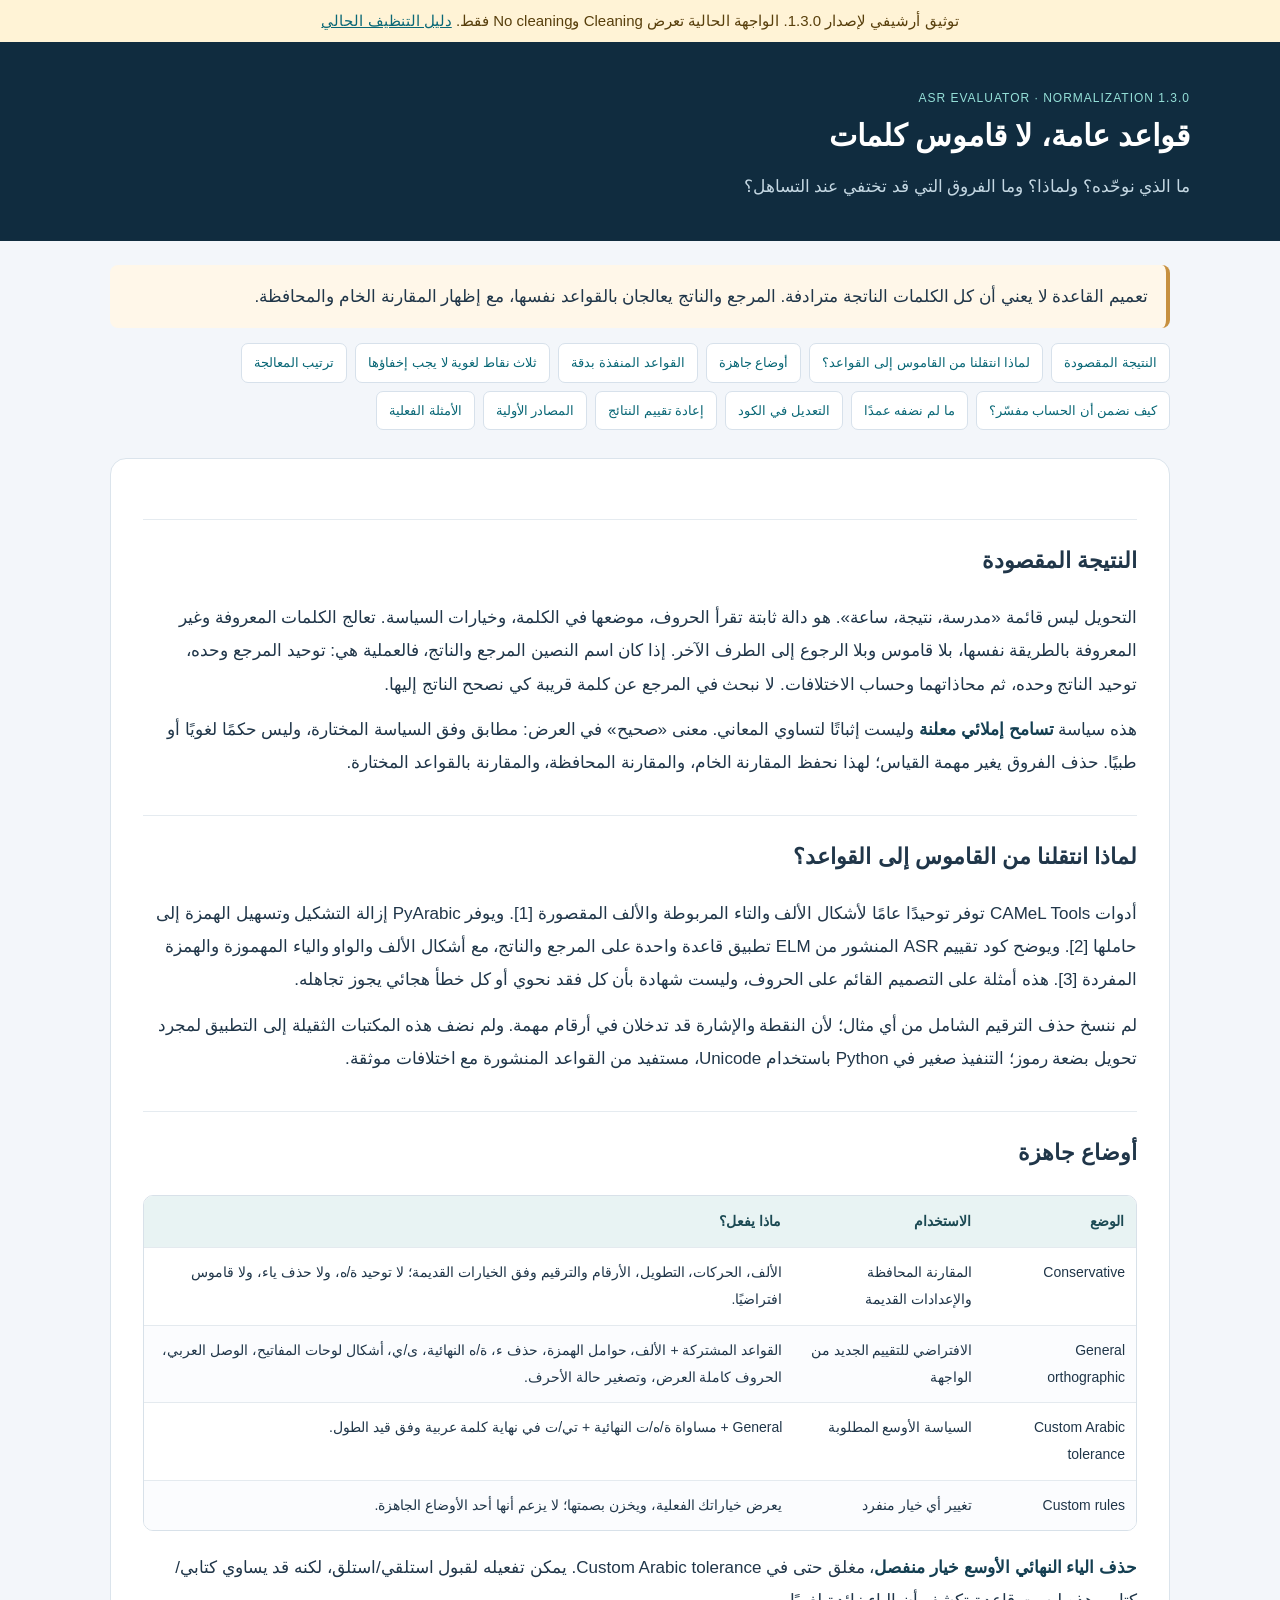
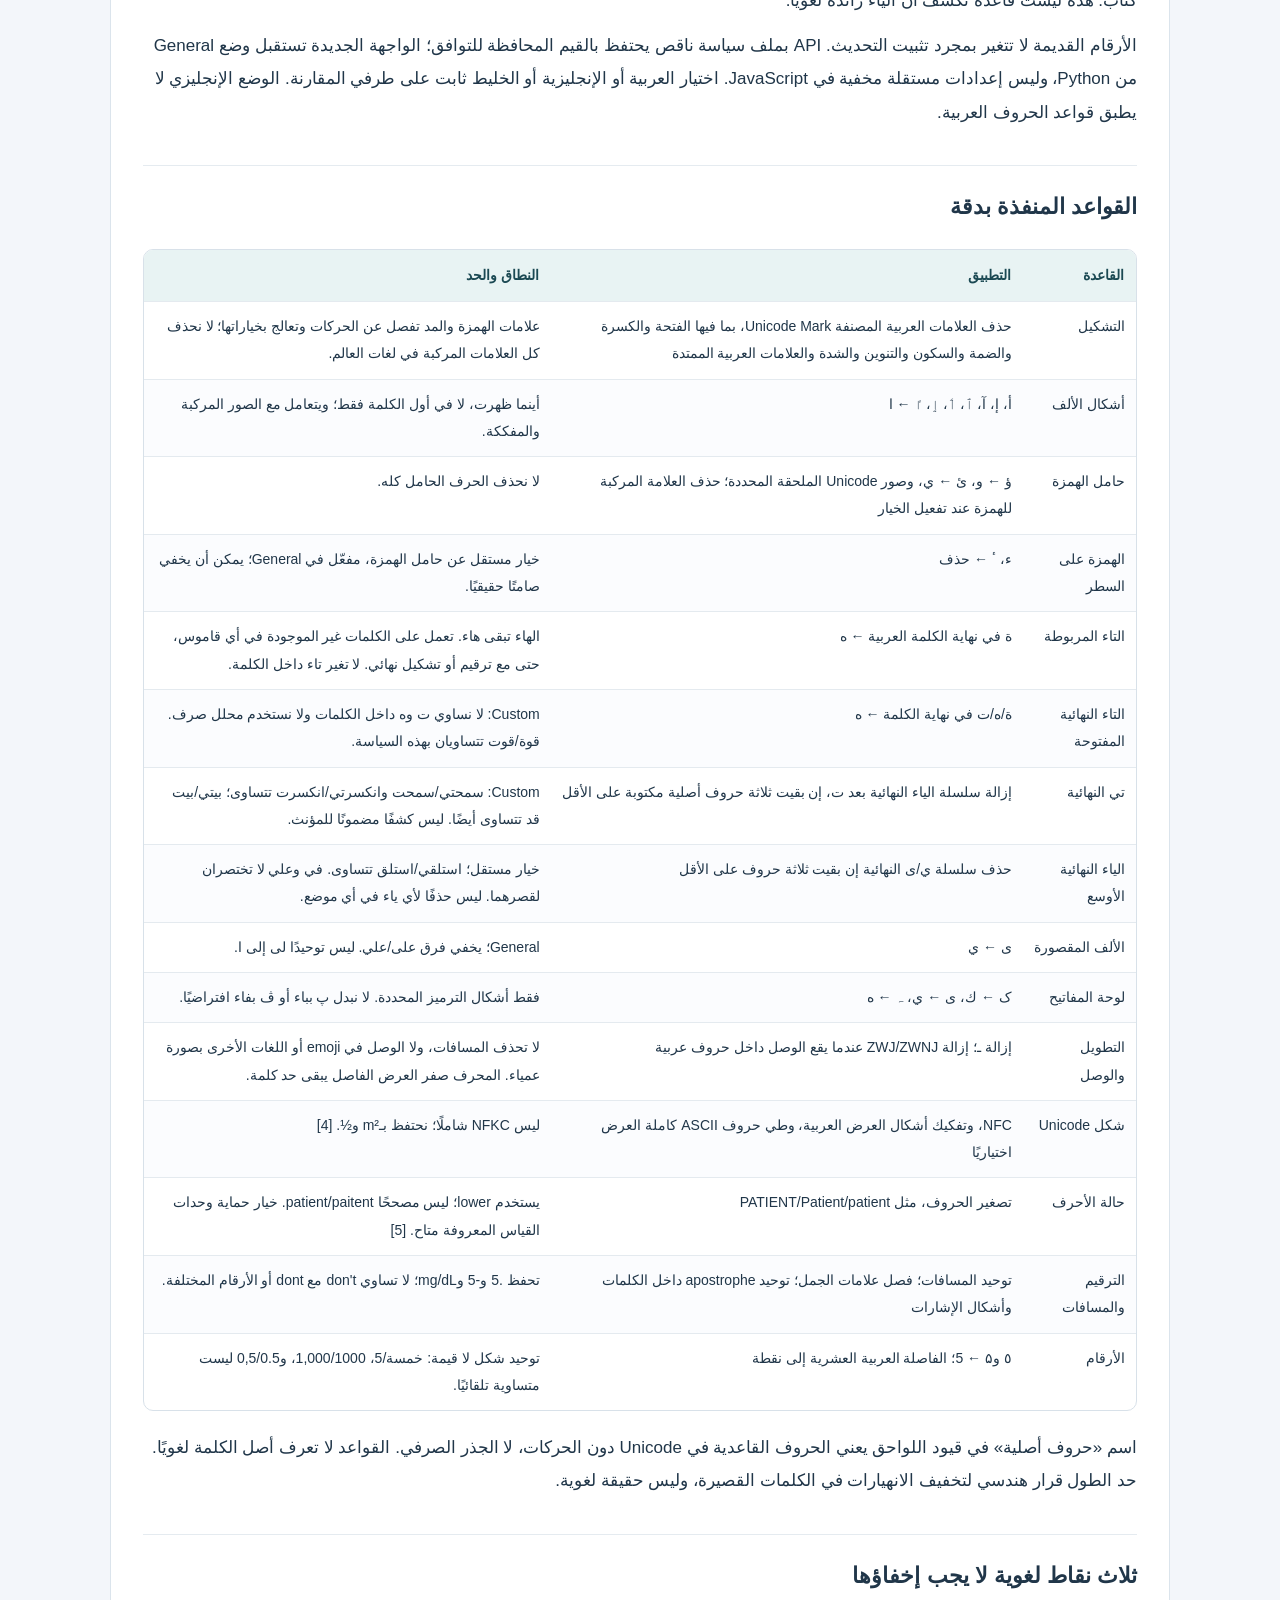
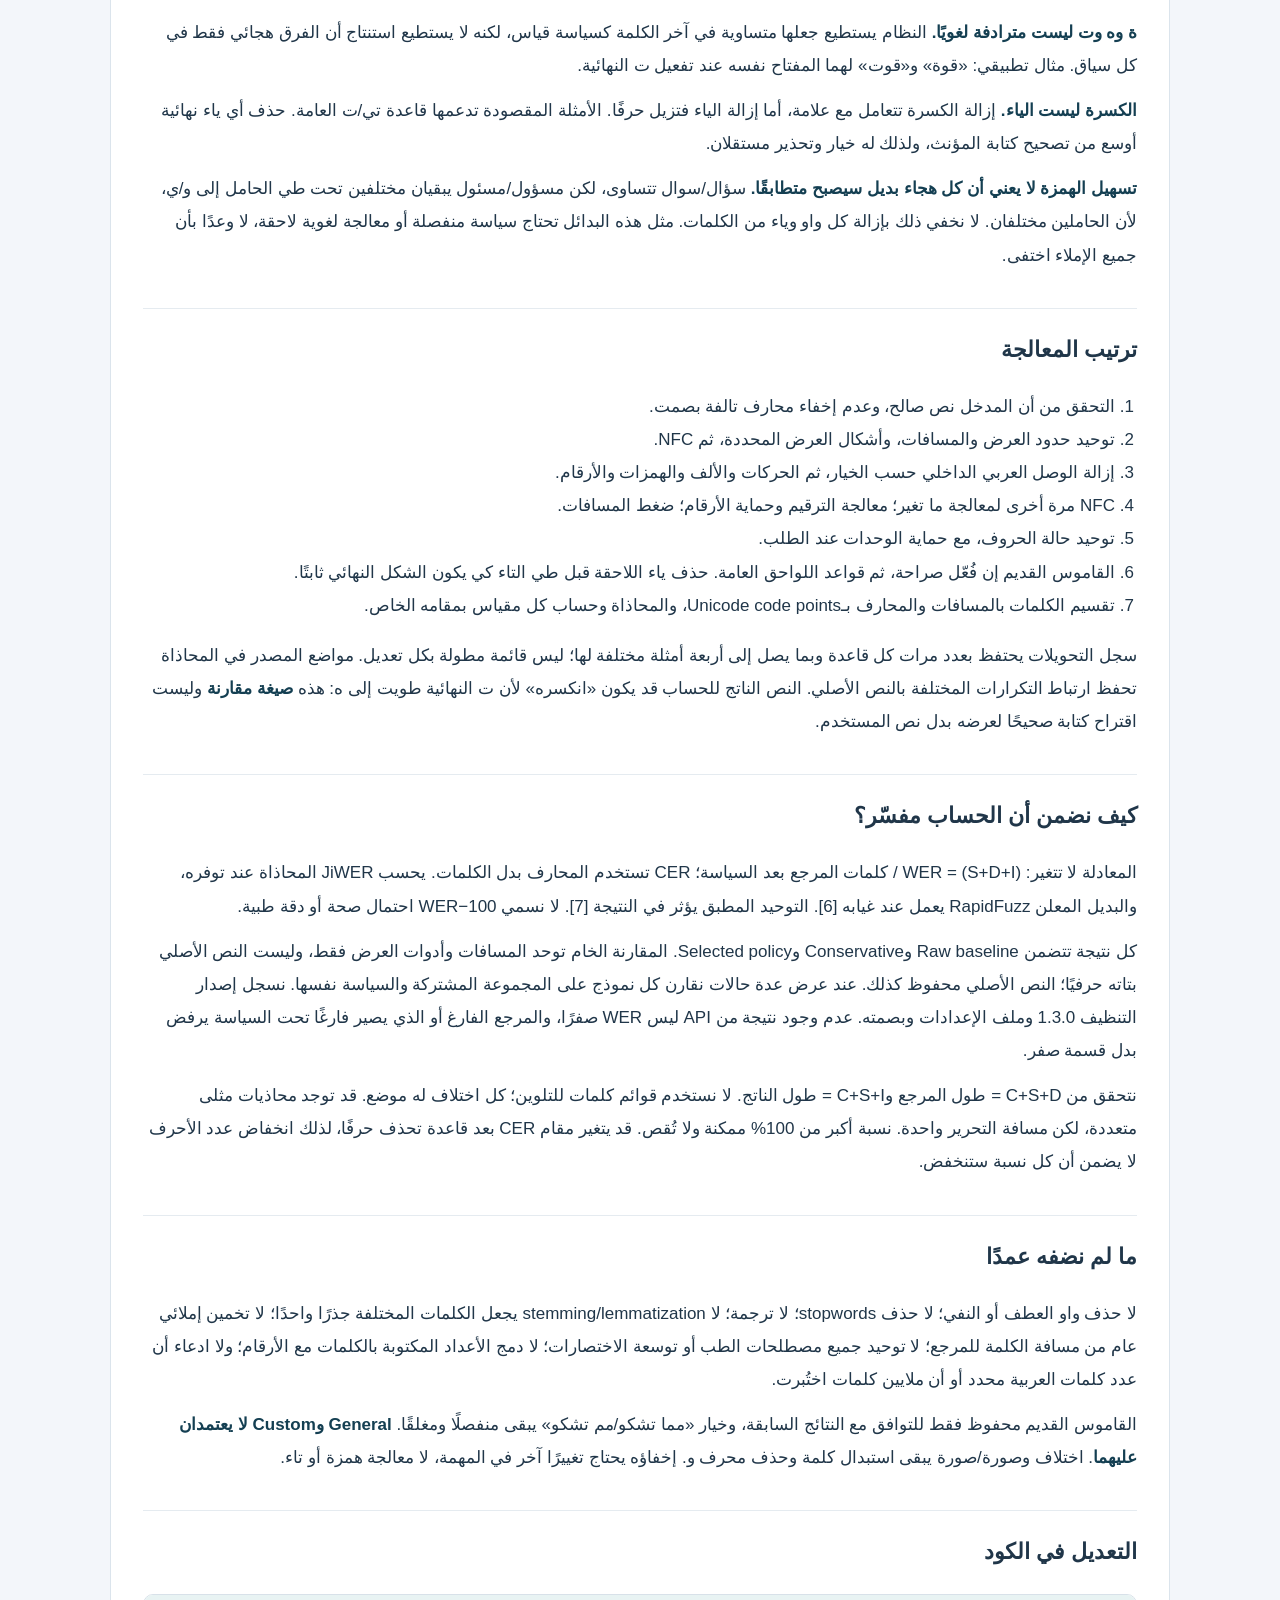
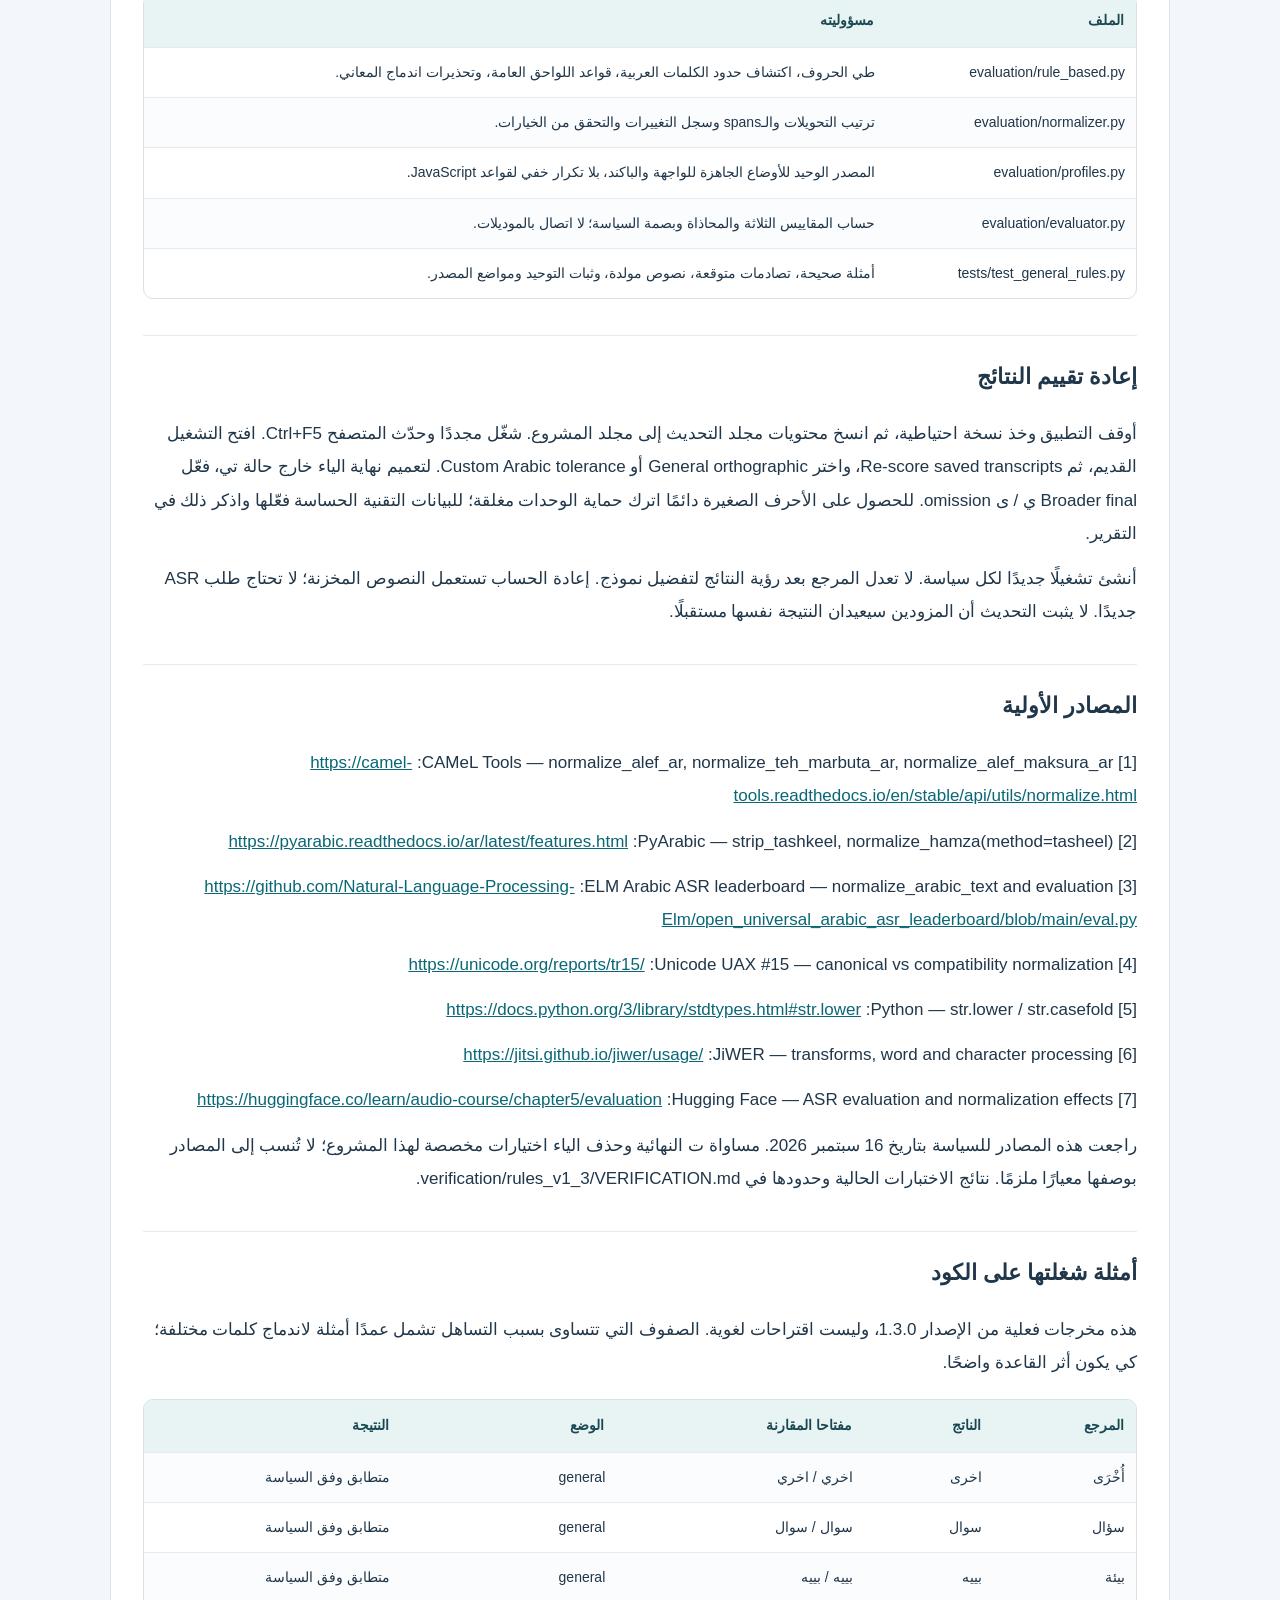
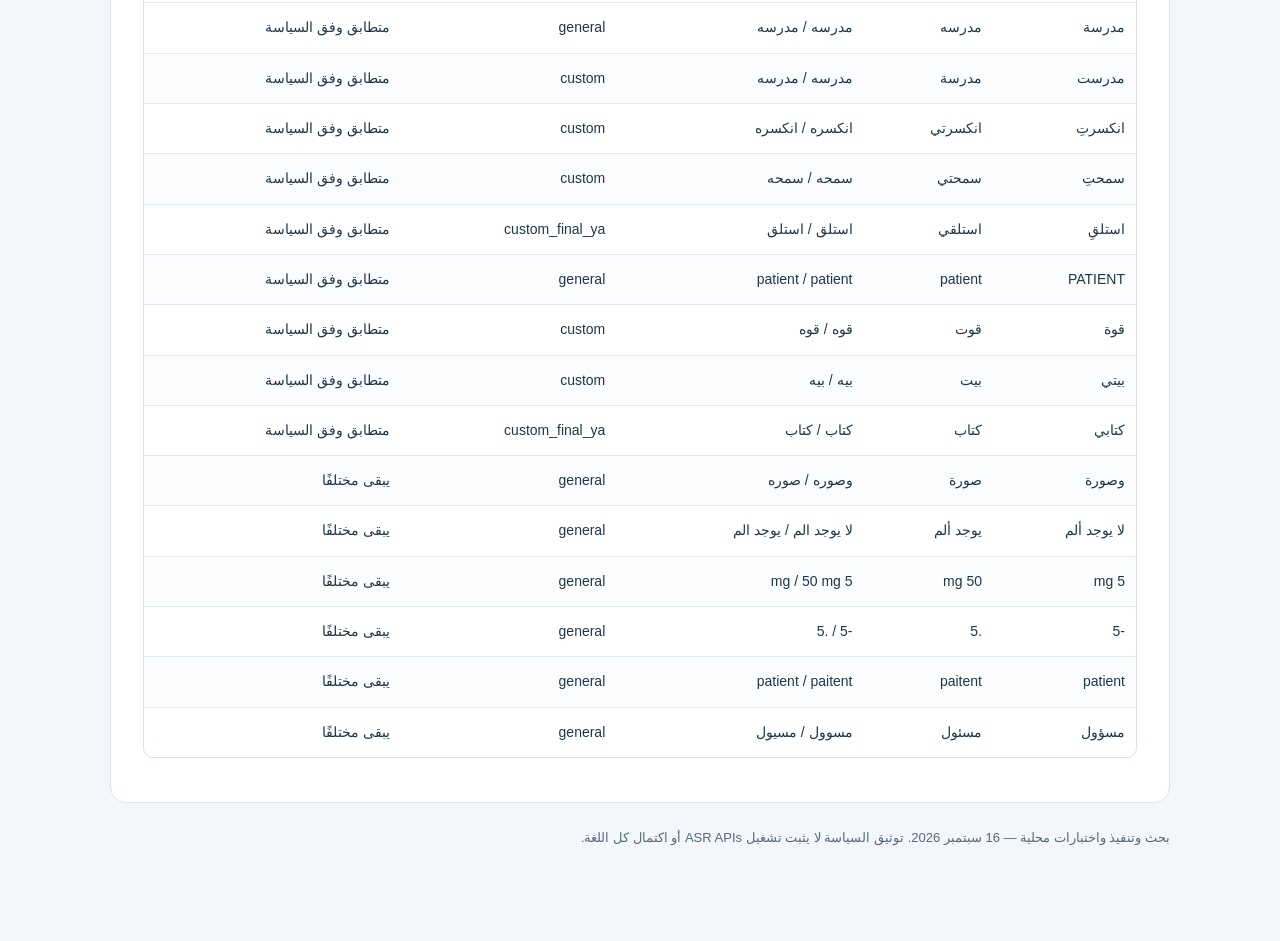
<file: docs/RULE_BASED_NORMALIZATION.html>
<!doctype html><html lang="ar" dir="rtl"><head><meta charset="utf-8"><meta name="viewport" content="width=device-width,initial-scale=1"><title>قواعد التنظيف العامة — ASR 1.3.0</title><style>*{box-sizing:border-box}html{scroll-behavior:smooth}body{margin:0;background:#f3f6fa;color:#203649;font:17px/1.95 Tahoma,"Segoe UI",Arial,sans-serif}header{background:#102c3f;color:#fff;padding:38px max(22px,calc((100vw - 1100px)/2))}header p{color:#c4d7e2;margin-bottom:0}h1{font-size:30px;line-height:1.5;margin:0}.badge{color:#95e0d8;font:12px Arial;letter-spacing:1px}.wrap{max-width:1100px;margin:24px auto;padding:0 20px 45px}nav{display:flex;gap:8px;flex-wrap:wrap;margin:15px 0 28px}nav a{background:#fff;border:1px solid #d7e1eb;border-radius:7px;text-decoration:none;padding:6px 12px;font-size:13px}article{background:white;border:1px solid #dbe4ec;border-radius:16px;padding:24px 32px}h2{font-size:22px;margin-top:36px;border-top:1px solid #e5ebf0;padding-top:20px;scroll-margin-top:15px}p{margin:12px 0}strong{color:#143f52}code{display:inline-block;background:#f0f5f8;border-radius:4px;font:13px/1.7 Consolas,monospace;padding:2px 5px;overflow-wrap:anywhere}a{color:#096776;overflow-wrap:anywhere}.table-wrap{overflow-x:auto;border:1px solid #d8e1e9;border-radius:10px;margin:20px 0}table{width:100%;border-collapse:collapse;font-size:14px;min-width:610px;text-align:right}th{background:#e8f3f3;color:#1b4953;padding:12px}td{padding:11px;vertical-align:top;border-top:1px solid #e4eaef}tr:nth-child(even){background:#fbfcfe}.notice{padding:15px 18px;background:#fff7e9;border-right:4px solid #c7903f;border-radius:8px}.example{margin-top:36px}ol{padding-right:22px}footer{margin:22px 0;font-size:13px;color:#526b7f}@media(max-width:650px){body{font-size:15px}.wrap{padding:0 10px}article{padding:18px}header{padding:26px 20px}h1{font-size:25px}h2{font-size:20px}}@media print{body{background:#fff}nav{display:none}article{border:0;padding:0}header{background:#fff;color:#123}header p{color:#345}.table-wrap{overflow:visible}table{min-width:0}h2{break-after:avoid}tr{break-inside:avoid}}</style></head><body><div lang="ar" dir="rtl" style="background:#fff3d6;color:#583f0c;padding:12px 20px;text-align:center;font:15px Tahoma,Arial">توثيق أرشيفي لإصدار 1.3.0. الواجهة الحالية تعرض Cleaning وNo cleaning فقط. <a href="NORMALIZATION_POLICY.md">دليل التنظيف الحالي</a></div><header><span class="badge">ASR EVALUATOR · NORMALIZATION 1.3.0</span><h1>قواعد عامة، لا قاموس كلمات</h1><p>ما الذي نوحّده؟ ولماذا؟ وما الفروق التي قد تختفي عند التساهل؟</p></header><main class="wrap"><p class="notice">تعميم القاعدة لا يعني أن كل الكلمات الناتجة مترادفة. المرجع والناتج يعالجان بالقواعد نفسها، مع إظهار المقارنة الخام والمحافظة.</p><nav><a href="#section-1">النتيجة المقصودة</a><a href="#section-2">لماذا انتقلنا من القاموس إلى القواعد؟</a><a href="#section-3">أوضاع جاهزة</a><a href="#section-4">القواعد المنفذة بدقة</a><a href="#section-5">ثلاث نقاط لغوية لا يجب إخفاؤها</a><a href="#section-6">ترتيب المعالجة</a><a href="#section-7">كيف نضمن أن الحساب مفسّر؟</a><a href="#section-8">ما لم نضفه عمدًا</a><a href="#section-9">التعديل في الكود</a><a href="#section-10">إعادة تقييم النتائج</a><a href="#section-11">المصادر الأولية</a><a href="#actual">الأمثلة الفعلية</a></nav><article><h2 id="section-1">النتيجة المقصودة</h2><p>التحويل ليس قائمة «مدرسة، نتيجة، ساعة». هو دالة ثابتة تقرأ الحروف، موضعها في الكلمة، وخيارات السياسة. تعالج الكلمات المعروفة وغير المعروفة بالطريقة نفسها، بلا قاموس وبلا الرجوع إلى الطرف الآخر. إذا كان اسم النصين المرجع والناتج، فالعملية هي: توحيد المرجع وحده، توحيد الناتج وحده، ثم محاذاتهما وحساب الاختلافات. لا نبحث في المرجع عن كلمة قريبة كي نصحح الناتج إليها.</p><p>هذه سياسة <strong>تسامح إملائي معلنة</strong> وليست إثباتًا لتساوي المعاني. معنى «صحيح» في العرض: مطابق وفق السياسة المختارة، وليس حكمًا لغويًا أو طبيًا. حذف الفروق يغير مهمة القياس؛ لهذا نحفظ المقارنة الخام، والمقارنة المحافظة، والمقارنة بالقواعد المختارة.</p><h2 id="section-2">لماذا انتقلنا من القاموس إلى القواعد؟</h2><p>أدوات CAMeL Tools توفر توحيدًا عامًا لأشكال الألف والتاء المربوطة والألف المقصورة [1]. ويوفر PyArabic إزالة التشكيل وتسهيل الهمزة إلى حاملها [2]. ويوضح كود تقييم ASR المنشور من ELM تطبيق قاعدة واحدة على المرجع والناتج، مع أشكال الألف والواو والياء المهموزة والهمزة المفردة [3]. هذه أمثلة على التصميم القائم على الحروف، وليست شهادة بأن كل فقد نحوي أو كل خطأ هجائي يجوز تجاهله.</p><p>لم ننسخ حذف الترقيم الشامل من أي مثال؛ لأن النقطة والإشارة قد تدخلان في أرقام مهمة. ولم نضف هذه المكتبات الثقيلة إلى التطبيق لمجرد تحويل بضعة رموز؛ التنفيذ صغير في Python باستخدام Unicode، مستفيد من القواعد المنشورة مع اختلافات موثقة.</p><h2 id="section-3">أوضاع جاهزة</h2><div class="table-wrap"><table><thead><tr><th>الوضع</th><th>الاستخدام</th><th>ماذا يفعل؟</th></tr></thead><tbody><tr><td>Conservative</td><td>المقارنة المحافظة والإعدادات القديمة</td><td>الألف، الحركات، التطويل، الأرقام والترقيم وفق الخيارات القديمة؛ لا توحيد ة/ه، ولا حذف ياء، ولا قاموس افتراضيًا.</td></tr><tr><td>General orthographic</td><td>الافتراضي للتقييم الجديد من الواجهة</td><td>القواعد المشتركة + الألف، حوامل الهمزة، حذف ء، ة/ه النهائية، ى/ي، أشكال لوحات المفاتيح، الوصل العربي، الحروف كاملة العرض، وتصغير حالة الأحرف.</td></tr><tr><td>Custom Arabic tolerance</td><td>السياسة الأوسع المطلوبة</td><td>General + مساواة ة/ه/ت النهائية + تي/ت في نهاية كلمة عربية وفق قيد الطول.</td></tr><tr><td>Custom rules</td><td>تغيير أي خيار منفرد</td><td>يعرض خياراتك الفعلية، ويخزن بصمتها؛ لا يزعم أنها أحد الأوضاع الجاهزة.</td></tr></tbody></table></div><p><strong>حذف الياء النهائي الأوسع خيار منفصل</strong>، مغلق حتى في Custom Arabic tolerance. يمكن تفعيله لقبول استلقي/استلق، لكنه قد يساوي كتابي/كتاب. هذه ليست قاعدة تكشف أن الياء زائدة لغويًا.</p><p>الأرقام القديمة لا تتغير بمجرد تثبيت التحديث. API بملف سياسة ناقص يحتفظ بالقيم المحافظة للتوافق؛ الواجهة الجديدة تستقبل وضع General من Python، وليس إعدادات مستقلة مخفية في JavaScript. اختيار العربية أو الإنجليزية أو الخليط ثابت على طرفي المقارنة. الوضع الإنجليزي لا يطبق قواعد الحروف العربية.</p><h2 id="section-4">القواعد المنفذة بدقة</h2><div class="table-wrap"><table><thead><tr><th>القاعدة</th><th>التطبيق</th><th>النطاق والحد</th></tr></thead><tbody><tr><td>التشكيل</td><td>حذف العلامات العربية المصنفة Unicode Mark، بما فيها الفتحة والكسرة والضمة والسكون والتنوين والشدة والعلامات العربية الممتدة</td><td>علامات الهمزة والمد تفصل عن الحركات وتعالج بخياراتها؛ لا نحذف كل العلامات المركبة في لغات العالم.</td></tr><tr><td>أشكال الألف</td><td>أ، إ، آ، ٱ، ٲ، ٳ، ٵ ← ا</td><td>أينما ظهرت، لا في أول الكلمة فقط؛ ويتعامل مع الصور المركبة والمفككة.</td></tr><tr><td>حامل الهمزة</td><td>ؤ ← و، ئ ← ي، وصور Unicode الملحقة المحددة؛ حذف العلامة المركبة للهمزة عند تفعيل الخيار</td><td>لا نحذف الحرف الحامل كله.</td></tr><tr><td>الهمزة على السطر</td><td>ء، ٴ ← حذف</td><td>خيار مستقل عن حامل الهمزة، مفعّل في General؛ يمكن أن يخفي صامتًا حقيقيًا.</td></tr><tr><td>التاء المربوطة</td><td>ة في نهاية الكلمة العربية ← ه</td><td>الهاء تبقى هاء. تعمل على الكلمات غير الموجودة في أي قاموس، حتى مع ترقيم أو تشكيل نهائي. لا تغير تاء داخل الكلمة.</td></tr><tr><td>التاء النهائية المفتوحة</td><td>ة/ه/ت في نهاية الكلمة ← ه</td><td>Custom: لا نساوي ت وه داخل الكلمات ولا نستخدم محلل صرف. قوة/قوت تتساويان بهذه السياسة.</td></tr><tr><td>تي النهائية</td><td>إزالة سلسلة الياء النهائية بعد ت، إن بقيت ثلاثة حروف أصلية مكتوبة على الأقل</td><td>Custom: سمحتي/سمحت وانكسرتي/انكسرت تتساوى؛ بيتي/بيت قد تتساوى أيضًا. ليس كشفًا مضمونًا للمؤنث.</td></tr><tr><td>الياء النهائية الأوسع</td><td>حذف سلسلة ي/ى النهائية إن بقيت ثلاثة حروف على الأقل</td><td>خيار مستقل؛ استلقي/استلق تتساوى. في وعلي لا تختصران لقصرهما. ليس حذفًا لأي ياء في أي موضع.</td></tr><tr><td>الألف المقصورة</td><td>ى ← ي</td><td>General؛ يخفي فرق على/علي. ليس توحيدًا لى إلى ا.</td></tr><tr><td>لوحة المفاتيح</td><td>ک ← ك، ی ← ي، ہ ← ه</td><td>فقط أشكال الترميز المحددة. لا نبدل پ بباء أو ڤ بفاء افتراضيًا.</td></tr><tr><td>التطويل والوصل</td><td>إزالة ـ؛ إزالة ZWJ/ZWNJ عندما يقع الوصل داخل حروف عربية</td><td>لا تحذف المسافات، ولا الوصل في emoji أو اللغات الأخرى بصورة عمياء. المحرف صفر العرض الفاصل يبقى حد كلمة.</td></tr><tr><td>شكل Unicode</td><td>NFC، وتفكيك أشكال العرض العربية، وطي حروف ASCII كاملة العرض اختياريًا</td><td>ليس NFKC شاملًا؛ نحتفظ بـm² و½. [4]</td></tr><tr><td>حالة الأحرف</td><td>تصغير الحروف، مثل PATIENT/Patient/patient</td><td>يستخدم lower؛ ليس مصححًا patient/paitent. خيار حماية وحدات القياس المعروفة متاح. [5]</td></tr><tr><td>الترقيم والمسافات</td><td>توحيد المسافات؛ فصل علامات الجمل؛ توحيد apostrophe داخل الكلمات وأشكال الإشارات</td><td>تحفظ .5 و-5 وmg/dL؛ لا تساوي don&#x27;t مع dont أو الأرقام المختلفة.</td></tr><tr><td>الأرقام</td><td>٥ و۵ ← 5؛ الفاصلة العربية العشرية إلى نقطة</td><td>توحيد شكل لا قيمة: خمسة/5، 1,000/1000، و0,5/0.5 ليست متساوية تلقائيًا.</td></tr></tbody></table></div><p>اسم «حروف أصلية» في قيود اللواحق يعني الحروف القاعدية في Unicode دون الحركات، لا الجذر الصرفي. القواعد لا تعرف أصل الكلمة لغويًا. حد الطول قرار هندسي لتخفيف الانهيارات في الكلمات القصيرة، وليس حقيقة لغوية.</p><h2 id="section-5">ثلاث نقاط لغوية لا يجب إخفاؤها</h2><p><strong>ة وه وت ليست مترادفة لغويًا.</strong> النظام يستطيع جعلها متساوية في آخر الكلمة كسياسة قياس، لكنه لا يستطيع استنتاج أن الفرق هجائي فقط في كل سياق. مثال تطبيقي: «قوة» و«قوت» لهما المفتاح نفسه عند تفعيل ت النهائية.</p><p><strong>الكسرة ليست الياء.</strong> إزالة الكسرة تتعامل مع علامة، أما إزالة الياء فتزيل حرفًا. الأمثلة المقصودة تدعمها قاعدة تي/ت العامة. حذف أي ياء نهائية أوسع من تصحيح كتابة المؤنث، ولذلك له خيار وتحذير مستقلان.</p><p><strong>تسهيل الهمزة لا يعني أن كل هجاء بديل سيصبح متطابقًا.</strong> سؤال/سوال تتساوى، لكن مسؤول/مسئول يبقيان مختلفين تحت طي الحامل إلى و/ي، لأن الحاملين مختلفان. لا نخفي ذلك بإزالة كل واو وياء من الكلمات. مثل هذه البدائل تحتاج سياسة منفصلة أو معالجة لغوية لاحقة، لا وعدًا بأن جميع الإملاء اختفى.</p><h2 id="section-6">ترتيب المعالجة</h2><ol><li>التحقق من أن المدخل نص صالح، وعدم إخفاء محارف تالفة بصمت.</li><li>توحيد حدود العرض والمسافات، وأشكال العرض المحددة، ثم NFC.</li><li>إزالة الوصل العربي الداخلي حسب الخيار، ثم الحركات والألف والهمزات والأرقام.</li><li>NFC مرة أخرى لمعالجة ما تغير؛ معالجة الترقيم وحماية الأرقام؛ ضغط المسافات.</li><li>توحيد حالة الحروف، مع حماية الوحدات عند الطلب.</li><li>القاموس القديم إن فُعّل صراحة، ثم قواعد اللواحق العامة. حذف ياء اللاحقة قبل طي التاء كي يكون الشكل النهائي ثابتًا.</li><li>تقسيم الكلمات بالمسافات والمحارف بـUnicode code points، والمحاذاة وحساب كل مقياس بمقامه الخاص.</li></ol><p>سجل التحويلات يحتفظ بعدد مرات كل قاعدة وبما يصل إلى أربعة أمثلة مختلفة لها؛ ليس قائمة مطولة بكل تعديل. مواضع المصدر في المحاذاة تحفظ ارتباط التكرارات المختلفة بالنص الأصلي. النص الناتج للحساب قد يكون «انكسره» لأن ت النهائية طويت إلى ه: هذه <strong>صيغة مقارنة</strong> وليست اقتراح كتابة صحيحًا لعرضه بدل نص المستخدم.</p><h2 id="section-7">كيف نضمن أن الحساب مفسّر؟</h2><p>المعادلة لا تتغير: WER = (S+D+I) / كلمات المرجع بعد السياسة؛ CER تستخدم المحارف بدل الكلمات. يحسب JiWER المحاذاة عند توفره، والبديل المعلن RapidFuzz يعمل عند غيابه [6]. التوحيد المطبق يؤثر في النتيجة [7]. لا نسمي 100−WER احتمال صحة أو دقة طبية.</p><p>كل نتيجة تتضمن Raw baseline وConservative وSelected policy. المقارنة الخام توحد المسافات وأدوات العرض فقط، وليست النص الأصلي بتاته حرفيًا؛ النص الأصلي محفوظ كذلك. عند عرض عدة حالات نقارن كل نموذج على المجموعة المشتركة والسياسة نفسها. نسجل إصدار التنظيف 1.3.0 وملف الإعدادات وبصمته. عدم وجود نتيجة من API ليس WER صفرًا، والمرجع الفارغ أو الذي يصير فارغًا تحت السياسة يرفض بدل قسمة صفر.</p><p>نتحقق من C+S+D = طول المرجع وC+S+I = طول الناتج. لا نستخدم قوائم كلمات للتلوين؛ كل اختلاف له موضع. قد توجد محاذيات مثلى متعددة، لكن مسافة التحرير واحدة. نسبة أكبر من 100% ممكنة ولا تُقص. قد يتغير مقام CER بعد قاعدة تحذف حرفًا، لذلك انخفاض عدد الأحرف لا يضمن أن كل نسبة ستنخفض.</p><h2 id="section-8">ما لم نضفه عمدًا</h2><p>لا حذف واو العطف أو النفي؛ لا حذف stopwords؛ لا ترجمة؛ لا stemming/lemmatization يجعل الكلمات المختلفة جذرًا واحدًا؛ لا تخمين إملائي عام من مسافة الكلمة للمرجع؛ لا توحيد جميع مصطلحات الطب أو توسعة الاختصارات؛ لا دمج الأعداد المكتوبة بالكلمات مع الأرقام؛ ولا ادعاء أن عدد كلمات العربية محدد أو أن ملايين كلمات اختُبرت.</p><p>القاموس القديم محفوظ فقط للتوافق مع النتائج السابقة، وخيار «مما تشكو/مم تشكو» يبقى منفصلًا ومغلقًا. <strong>General وCustom لا يعتمدان عليهما</strong>. اختلاف وصورة/صورة يبقى استبدال كلمة وحذف محرف و. إخفاؤه يحتاج تغييرًا آخر في المهمة، لا معالجة همزة أو تاء.</p><h2 id="section-9">التعديل في الكود</h2><div class="table-wrap"><table><thead><tr><th>الملف</th><th>مسؤوليته</th></tr></thead><tbody><tr><td>evaluation/rule_based.py</td><td>طي الحروف، اكتشاف حدود الكلمات العربية، قواعد اللواحق العامة، وتحذيرات اندماج المعاني.</td></tr><tr><td>evaluation/normalizer.py</td><td>ترتيب التحويلات والـspans وسجل التغييرات والتحقق من الخيارات.</td></tr><tr><td>evaluation/profiles.py</td><td>المصدر الوحيد للأوضاع الجاهزة للواجهة والباكند، بلا تكرار خفي لقواعد JavaScript.</td></tr><tr><td>evaluation/evaluator.py</td><td>حساب المقاييس الثلاثة والمحاذاة وبصمة السياسة؛ لا اتصال بالموديلات.</td></tr><tr><td>tests/test_general_rules.py</td><td>أمثلة صحيحة، تصادمات متوقعة، نصوص مولدة، وثبات التوحيد ومواضع المصدر.</td></tr></tbody></table></div><h2 id="section-10">إعادة تقييم النتائج</h2><p>أوقف التطبيق وخذ نسخة احتياطية، ثم انسخ محتويات مجلد التحديث إلى مجلد المشروع. شغّل مجددًا وحدّث المتصفح Ctrl+F5. افتح التشغيل القديم، ثم Re-score saved transcripts، واختر General orthographic أو Custom Arabic tolerance. لتعميم نهاية الياء خارج حالة تي، فعّل Broader final ي / ى omission. للحصول على الأحرف الصغيرة دائمًا اترك حماية الوحدات مغلقة؛ للبيانات التقنية الحساسة فعّلها واذكر ذلك في التقرير.</p><p>أنشئ تشغيلًا جديدًا لكل سياسة. لا تعدل المرجع بعد رؤية النتائج لتفضيل نموذج. إعادة الحساب تستعمل النصوص المخزنة؛ لا تحتاج طلب ASR جديدًا. لا يثبت التحديث أن المزودين سيعيدان النتيجة نفسها مستقبلًا.</p><h2 id="section-11">المصادر الأولية</h2><p>[1] CAMeL Tools — normalize_alef_ar, normalize_teh_marbuta_ar, normalize_alef_maksura_ar: <a dir="ltr" target="_blank" rel="noopener" href="https://camel-tools.readthedocs.io/en/stable/api/utils/normalize.html">https://camel-tools.readthedocs.io/en/stable/api/utils/normalize.html</a></p><p>[2] PyArabic — strip_tashkeel, normalize_hamza(method=tasheel): <a dir="ltr" target="_blank" rel="noopener" href="https://pyarabic.readthedocs.io/ar/latest/features.html">https://pyarabic.readthedocs.io/ar/latest/features.html</a></p><p>[3] ELM Arabic ASR leaderboard — normalize_arabic_text and evaluation: <a dir="ltr" target="_blank" rel="noopener" href="https://github.com/Natural-Language-Processing-Elm/open_universal_arabic_asr_leaderboard/blob/main/eval.py">https://github.com/Natural-Language-Processing-Elm/open_universal_arabic_asr_leaderboard/blob/main/eval.py</a></p><p>[4] Unicode UAX #15 — canonical vs compatibility normalization: <a dir="ltr" target="_blank" rel="noopener" href="https://unicode.org/reports/tr15/">https://unicode.org/reports/tr15/</a></p><p>[5] Python — str.lower / str.casefold: <a dir="ltr" target="_blank" rel="noopener" href="https://docs.python.org/3/library/stdtypes.html#str.lower">https://docs.python.org/3/library/stdtypes.html#str.lower</a></p><p>[6] JiWER — transforms, word and character processing: <a dir="ltr" target="_blank" rel="noopener" href="https://jitsi.github.io/jiwer/usage/">https://jitsi.github.io/jiwer/usage/</a></p><p>[7] Hugging Face — ASR evaluation and normalization effects: <a dir="ltr" target="_blank" rel="noopener" href="https://huggingface.co/learn/audio-course/chapter5/evaluation">https://huggingface.co/learn/audio-course/chapter5/evaluation</a></p><p>راجعت هذه المصادر للسياسة بتاريخ 16 سبتمبر 2026. مساواة ت النهائية وحذف الياء اختيارات مخصصة لهذا المشروع؛ لا تُنسب إلى المصادر بوصفها معيارًا ملزمًا. نتائج الاختبارات الحالية وحدودها في verification/rules_v1_3/VERIFICATION.md.</p><section class="example"><h2 id="actual">أمثلة شغلتها على الكود</h2><p>هذه مخرجات فعلية من الإصدار 1.3.0، وليست اقتراحات لغوية. الصفوف التي تتساوى بسبب التساهل تشمل عمدًا أمثلة لاندماج كلمات مختلفة؛ كي يكون أثر القاعدة واضحًا.</p><div class="table-wrap"><table><tr><th>المرجع</th><th>الناتج</th><th>مفتاحا المقارنة</th><th>الوضع</th><th>النتيجة</th></tr><tr><td>أُخْرَى</td><td>اخرى</td><td>اخري / اخري</td><td>general</td><td>متطابق وفق السياسة</td></tr><tr><td>سؤال</td><td>سوال</td><td>سوال / سوال</td><td>general</td><td>متطابق وفق السياسة</td></tr><tr><td>بيئة</td><td>بييه</td><td>بييه / بييه</td><td>general</td><td>متطابق وفق السياسة</td></tr><tr><td>مدرسة</td><td>مدرسه</td><td>مدرسه / مدرسه</td><td>general</td><td>متطابق وفق السياسة</td></tr><tr><td>مدرست</td><td>مدرسة</td><td>مدرسه / مدرسه</td><td>custom</td><td>متطابق وفق السياسة</td></tr><tr><td>انكسرتِ</td><td>انكسرتي</td><td>انكسره / انكسره</td><td>custom</td><td>متطابق وفق السياسة</td></tr><tr><td>سمحتِ</td><td>سمحتي</td><td>سمحه / سمحه</td><td>custom</td><td>متطابق وفق السياسة</td></tr><tr><td>استلقِ</td><td>استلقي</td><td>استلق / استلق</td><td>custom_final_ya</td><td>متطابق وفق السياسة</td></tr><tr><td>PATIENT</td><td>patient</td><td>patient / patient</td><td>general</td><td>متطابق وفق السياسة</td></tr><tr><td>قوة</td><td>قوت</td><td>قوه / قوه</td><td>custom</td><td>متطابق وفق السياسة</td></tr><tr><td>بيتي</td><td>بيت</td><td>بيه / بيه</td><td>custom</td><td>متطابق وفق السياسة</td></tr><tr><td>كتابي</td><td>كتاب</td><td>كتاب / كتاب</td><td>custom_final_ya</td><td>متطابق وفق السياسة</td></tr><tr><td>وصورة</td><td>صورة</td><td>وصوره / صوره</td><td>general</td><td>يبقى مختلفًا</td></tr><tr><td>لا يوجد ألم</td><td>يوجد ألم</td><td>لا يوجد الم / يوجد الم</td><td>general</td><td>يبقى مختلفًا</td></tr><tr><td>5 mg</td><td>50 mg</td><td>5 mg / 50 mg</td><td>general</td><td>يبقى مختلفًا</td></tr><tr><td>-5</td><td>.5</td><td>-5 / .5</td><td>general</td><td>يبقى مختلفًا</td></tr><tr><td>patient</td><td>paitent</td><td>patient / paitent</td><td>general</td><td>يبقى مختلفًا</td></tr><tr><td>مسؤول</td><td>مسئول</td><td>مسوول / مسيول</td><td>general</td><td>يبقى مختلفًا</td></tr></table></div></section></article><footer>بحث وتنفيذ واختبارات محلية — 16 سبتمبر 2026. توثيق السياسة لا يثبت تشغيل ASR APIs أو اكتمال كل اللغة.</footer></main></body></html>
</file>
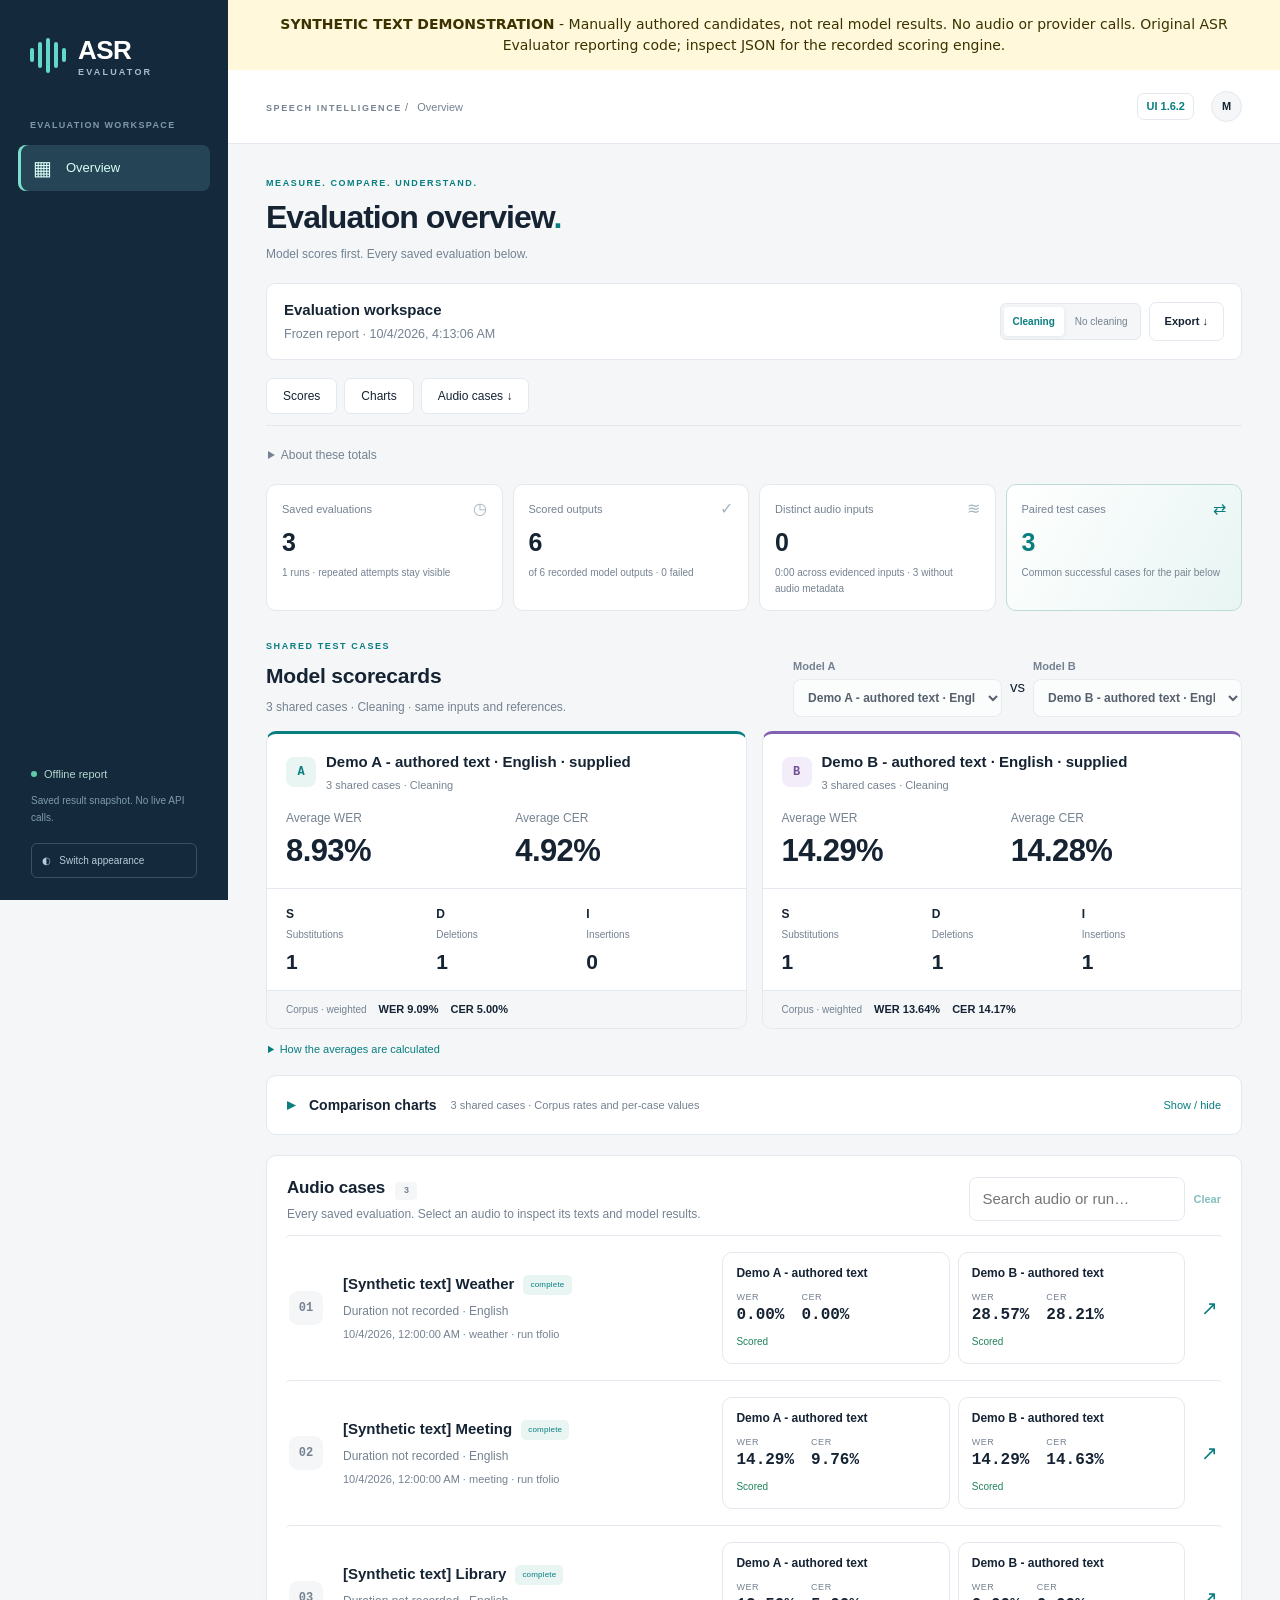
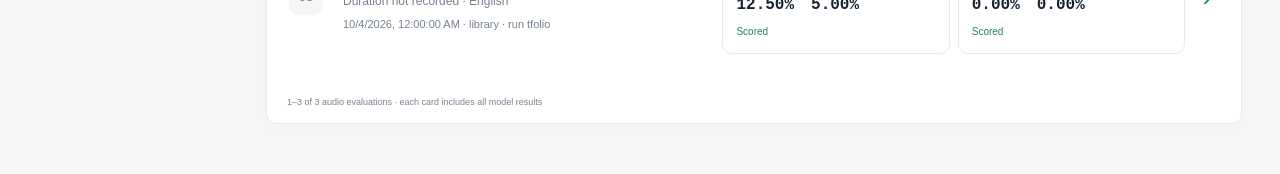
<file: examples/portfolio/generated/report.html>
<!doctype html><html lang="en" dir="ltr"><head><meta charset="utf-8"><meta name="viewport" content="width=device-width,initial-scale=1"><title>ASR Evaluation Report</title><link rel="icon" href="data:,"><style>/* Presentation layer only. Metrics are always computed by the Python backend. */
:root{color-scheme:light;--bg:#f4f6f8;--paper:#fff;--ink:#152333;--muted:#758291;--border:#e3e9ee;--teal:#087e80;--teal-soft:#e8f5f3;--navy:#142a3c;--shadow:0 4px 18px #18324804;--red:#bc3c50;--orange:#b86412;--blue:#326dcc;--green:#21845a;--mono:Consolas,'Liberation Mono',monospace}
*{box-sizing:border-box}body{margin:0;font-family:Inter,'Segoe UI',Arial,sans-serif;background:var(--bg);color:var(--ink);font-size:14px;line-height:1.5}button,input,select,textarea{font:inherit}button,a,input,select,textarea{-webkit-tap-highlight-color:transparent}button{cursor:pointer}button:disabled{opacity:.5;cursor:not-allowed}a{color:var(--teal)}button{transition:background .15s,box-shadow .15s}button:focus-visible,a:focus-visible,input:focus-visible,select:focus-visible,textarea:focus-visible{outline:3px solid #19a6a64d;outline-offset:2px}.hidden{display:none!important}.offline-only{display:none}body.offline .online-only{display:none!important}body.offline .offline-only{display:inline-flex}
.sidebar{position:fixed;inset:0 auto 0 0;width:228px;background:var(--navy);color:#d1dfe9;display:flex;flex-direction:column;padding:31px 18px 22px;z-index:20}.brand{display:flex;align-items:center;gap:12px;color:#fff;text-decoration:none;font-size:26px;font-weight:720;letter-spacing:-.5px;padding:0 12px 34px}.brand-sub{font-size:9px;letter-spacing:2.2px;display:block;color:#a7bdcc;margin-top:-4px}.brandmark{display:flex;gap:4px;align-items:center;height:36px}.brandmark i{display:block;width:4px;border-radius:5px;background:#62d7ca;height:14px}.brandmark i:nth-child(2),.brandmark i:nth-child(4){height:26px}.brandmark i:nth-child(3){height:35px}.workspace-label{padding:5px 12px 13px;font-size:9px;letter-spacing:1.35px;color:#8098ac;font-weight:700}.sidebar nav{display:flex;flex-direction:column;gap:6px}.nav{border:0;background:transparent;color:#aabfce;display:flex;align-items:center;gap:12px;text-align:left;padding:13px;border-radius:8px;font-size:13px;font-weight:500}.nav span{font-size:20px;width:23px;text-align:center;line-height:1}.nav small{margin-left:auto;border:1px solid #436077;border-radius:4px;padding:0 5px}.nav:hover{background:#243d50}.nav.active{background:#254455;color:#d7fff6;box-shadow:inset 3px 0 #7be0cb}.nav-separator{height:1px;background:#2b4355;margin:19px 13px}.sidebar-bottom{margin-top:auto;padding:20px 13px 0}.local-indicator{font-size:11px;color:#b3d7cf;display:flex;align-items:center;gap:7px}.local-indicator i{width:6px;height:6px;border-radius:100%;background:#60cba7}.sidebar-bottom p{color:#7f9aac;font-size:10px;line-height:1.7;margin:10px 0 17px}.theme-btn{border:1px solid #365167;color:#b8ccda;background:transparent;padding:9px 10px;border-radius:6px;font-size:10px;width:100%;text-align:left}
.main{margin-left:228px;min-height:100vh}.topbar{height:74px;background:var(--paper);border-bottom:1px solid var(--border);padding:0 38px;display:flex;align-items:center;justify-content:space-between}.eyebrow{font-size:9px;font-weight:750;letter-spacing:1.6px;color:var(--muted)}.teal{color:var(--teal)}.crumb{font-size:11px;color:var(--muted)}.top-actions{display:flex;align-items:center;gap:17px}.connection-summary{font-size:10px;color:var(--muted)}.avatar{width:31px;height:31px;border:1px solid var(--border);background:var(--bg);display:grid;place-items:center;border-radius:100%;font-size:11px;font-weight:700}.page{padding:33px 38px 50px;max-width:1600px;margin:auto}.page-heading{display:flex;align-items:center;justify-content:space-between;margin-bottom:25px;gap:20px}h1{margin:7px 0;font-size:32px;line-height:1.2;font-weight:650;letter-spacing:-1px}.title-dot{color:var(--teal)}.page-heading p{font-size:12px;color:var(--muted);margin:9px 0 0}.primary,.secondary{border-radius:7px;padding:10px 15px;font-size:11px;font-weight:650;display:inline-flex;align-items:center;justify-content:center;gap:7px;white-space:nowrap}.primary{background:var(--teal);border:1px solid var(--teal);color:white;box-shadow:0 3px 7px #087e8017}.primary:hover{background:#07696b}.secondary{background:var(--paper);border:1px solid var(--border);color:var(--ink)}.secondary:hover{background:var(--bg)}.text-button{background:transparent;border:0;color:var(--teal);padding:0;font-size:11px;font-weight:650;text-align:left}.text-link{font-size:12px;text-decoration:none}.icon-button{border:1px solid var(--border);width:32px;height:32px;background:var(--paper);border-radius:7px;color:var(--muted);font-size:23px}.wide{width:100%}
.run-strip{border:1px solid var(--border);background:var(--paper);border-radius:9px;display:flex;justify-content:space-between;align-items:center;padding:15px 17px;gap:17px;margin-bottom:14px}.run-selector{min-width:0}.small-label{font-size:8px;font-weight:750;color:var(--muted);letter-spacing:1.15px;display:block;margin-bottom:3px}.run-selector select{padding:0 24px 0 0;border:0;background:transparent;color:var(--ink);font-size:12px;font-weight:650;max-width:360px;outline-offset:5px}.run-selector small{display:block;font-size:9px;color:var(--muted);margin-top:4px}.run-actions{display:flex;align-items:center;gap:13px}.segmented{padding:3px;background:var(--bg);border:1px solid var(--border);display:flex;border-radius:6px;gap:2px}.segmented button{border:0;padding:7px 9px;background:transparent;color:var(--muted);font-size:10px;border-radius:4px;white-space:nowrap}.segmented button.active{background:var(--paper);color:var(--teal);box-shadow:0 1px 5px #18324812;font-weight:650}.provenance-note{font-size:10px;color:var(--muted);margin:3px 2px 18px;line-height:1.7}.provenance-note strong{color:var(--teal);font-weight:650}.kpi-grid{display:grid;grid-template-columns:repeat(4,1fr);gap:14px;margin-bottom:21px}.kpi{background:var(--paper);border:1px solid var(--border);border-radius:10px;padding:16px 18px;box-shadow:var(--shadow);min-width:0}.kpi-label{font-size:10px;color:var(--muted);display:flex;align-items:center;justify-content:space-between}.kpi-label span{font-size:16px;color:#a4b4bf}.kpi-number{font-size:32px;font-weight:650;letter-spacing:-1px;margin:10px 0 5px;font-variant-numeric:tabular-nums}.kpi-foot{font-size:9px;color:var(--muted);overflow-wrap:anywhere}.kpi.featured{border-color:#bedcd7;background:linear-gradient(120deg,var(--paper),var(--teal-soft))}.kpi.featured .kpi-number{color:var(--teal)}.kpi.featured .kpi-label span{color:var(--teal)}
.card{border:1px solid var(--border);background:var(--paper);border-radius:10px;box-shadow:var(--shadow);overflow:hidden}.card-head{display:flex;align-items:center;justify-content:space-between;padding:19px 20px 12px;gap:13px}h2{font-size:14px;margin:0;font-weight:650;letter-spacing:-.2px}.card-head p{font-size:10px;color:var(--muted);margin:4px 0 0}.subtle-pill{font-size:7px;letter-spacing:.7px;color:var(--muted);background:var(--bg);border:1px solid var(--border);border-radius:5px;padding:4px 6px;white-space:nowrap}.chart-grid{display:grid;grid-template-columns:1fr 1fr;gap:18px;margin-bottom:22px}.chart{height:243px;padding:5px 14px;display:flex;align-items:center;justify-content:center}.chart svg{width:100%;height:100%;overflow:visible}.chart text{font-family:inherit;fill:var(--muted);font-size:10px}.chart .gridline{stroke:var(--border);stroke-width:1;stroke-dasharray:3 4}.chart .value-label{fill:var(--ink);font-size:11px;font-weight:650}.chart-note{font-size:9px;color:var(--muted);padding:0 20px 15px}.legend-item{font-size:10px;display:inline-flex;align-items:center;gap:6px;color:var(--muted);margin:0 10px 6px 0}.legend-item i{width:8px;height:8px;border-radius:3px}.table-actions{display:flex;gap:8px}.table-actions input,.table-actions select{font-size:10px;padding:8px 10px;border:1px solid var(--border);border-radius:6px;background:var(--paper);color:var(--ink);max-width:170px}.count-badge{display:inline-block;min-width:22px;text-align:center;border-radius:4px;font-size:9px;padding:2px 4px;background:var(--bg);color:var(--muted);margin-left:6px}.table-scroll{overflow:auto}table{width:100%;border-collapse:collapse}th{font-size:9px;font-weight:650;color:var(--muted);text-align:left;padding:12px 19px;background:var(--bg);border-top:1px solid var(--border);border-bottom:1px solid var(--border);white-space:nowrap}td{font-size:11px;padding:16px 19px;border-bottom:1px solid var(--border);white-space:nowrap;vertical-align:middle}td b{font-size:11px;font-weight:650;display:block}td small{font-size:9px;color:var(--muted);display:block;margin-top:3px}.metric-value{font-variant-numeric:tabular-nums;font-weight:650;color:var(--ink)}.metric-value.good{color:var(--teal)}.badge{display:inline-flex;align-items:center;gap:5px;padding:4px 7px;font-size:8px;border-radius:5px;letter-spacing:.2px;background:var(--teal-soft);color:var(--teal)}.badge.failed{background:#fff0f1;color:var(--red)}.badge.running,.badge.partial{background:#fff5e6;color:var(--orange)}.badge.imported{background:#eef1fb;color:#6879a3}.edit-count{font-size:9px;display:inline-block;margin-right:5px;font-variant-numeric:tabular-nums}.edit-count.S{color:var(--red)}.edit-count.D{color:var(--orange)}.edit-count.I{color:var(--blue)}.table-footer{padding:14px 20px;display:flex;justify-content:space-between;gap:15px;color:var(--muted);font-size:9px}.empty-state{padding:36px 20px;text-align:center;color:var(--muted);font-size:12px}.empty-state b{display:block;font-size:14px;color:var(--ink);margin-bottom:6px}
.form-grid{display:grid;grid-template-columns:1.25fr 1fr;gap:22px}.form-card{padding:20px;margin-bottom:20px}.form-card .card-head{padding:0 0 17px}.step-badge{display:inline-block;border:1px solid var(--border);background:var(--bg);border-radius:5px;padding:3px 6px;margin-right:7px;font-size:9px;color:var(--muted)}label:not(.check):not(.model-choice):not(.dropzone){display:block;font-size:11px;font-weight:550;margin:12px 0;color:var(--muted)}input:not([type=checkbox]):not([type=radio]),textarea,select{color:var(--ink)}.form-card input:not([type=checkbox]),.form-card textarea,.form-card select{display:block;width:100%;border:1px solid var(--border);background:var(--bg);padding:11px;border-radius:7px;margin-top:6px;font-weight:400;font-size:12px}.form-card textarea{resize:vertical;line-height:1.9;font-family:inherit;font-size:14px;min-height:170px}.form-card textarea[dir=auto]{unicode-bidi:plaintext}.form-card input[type=file]{font-size:11px;padding:11px}.source-tabs{display:flex;gap:5px;border-bottom:1px solid var(--border);padding-bottom:8px;margin-bottom:14px}.source-tabs button{border:0;background:transparent;color:var(--muted);font-size:10px;padding:7px 9px;border-radius:5px;white-space:nowrap}.source-tabs button.active{background:var(--teal-soft);color:var(--teal);font-weight:650}.sample-card{display:flex;gap:13px;align-items:center;padding:13px 0}.audio-icon{width:42px;height:46px;background:var(--teal-soft);color:var(--teal);font-size:35px;display:grid;place-items:center;border-radius:8px}.sample-card strong{font-size:12px}.sample-card p{font-size:10px;color:var(--muted);margin:4px 0}.sample-card a{font-size:9px;text-decoration:none}.tag{font-size:8px;letter-spacing:.5px;padding:4px 7px;border:1px solid var(--border);color:var(--muted);border-radius:4px;margin-left:auto}.audio-player{width:100%;height:32px;margin:10px 0 15px}.two-fields{display:grid;grid-template-columns:1fr 1fr;gap:12px}.field-note{font-size:10px;color:var(--muted);line-height:1.7;margin:11px 0 0}.dropzone{display:flex;flex-direction:column;align-items:center;gap:8px;border:1px dashed #9ebac4;background:var(--bg);border-radius:9px;padding:26px 15px;font-size:28px;color:var(--teal);cursor:pointer}.dropzone strong{font-size:12px}.dropzone small{font-size:9px;color:var(--muted)}.dropzone input{max-width:100%}.model-choice{display:flex;align-items:center;gap:12px;padding:14px 0;border-bottom:1px solid var(--border);cursor:pointer}.model-choice input,.check input{accent-color:var(--teal);width:15px;height:15px;flex-shrink:0}.model-choice b{display:block;font-size:12px}.model-choice small{font-size:10px;color:var(--muted)}.state-dot{width:6px;height:6px;border-radius:100%;background:#c7cfd7;margin-left:auto}.state-dot.ready{background:#40af81}.check{display:flex;align-items:flex-start;gap:9px;margin:14px 0;font-size:11px;color:var(--muted);cursor:pointer}.check input{margin:1px 0 0}.submit-card{padding:0 4px}.submit-card .primary{font-size:12px;padding:13px}.error-text{font-size:12px;color:var(--red)}.connection-grid{display:grid;grid-template-columns:1fr 1fr;gap:22px}.connection-footer{display:flex;justify-content:space-between;align-items:center;margin:0 0 23px;font-size:11px;color:var(--teal)}.endpoint-card{background:var(--bg);border:1px solid var(--border);border-radius:8px;padding:15px;margin:20px 0}.endpoint-card code,.endpoint-card small{display:block;margin:6px 0;font-family:var(--mono);font-size:11px}.readiness{display:flex;flex-wrap:wrap;gap:10px;margin-top:17px}.readiness span{border:1px solid var(--border);padding:7px 10px;font-size:10px;border-radius:5px}.readiness .ready{color:var(--green)}.runs-list{display:grid;gap:12px}.run-card{display:flex;justify-content:space-between;align-items:center;border:1px solid var(--border);background:var(--paper);border-radius:9px;padding:20px}.run-card h3{font-size:13px;margin:0 0 5px}.run-card p{font-size:10px;color:var(--muted);margin:0}.run-card>div:last-child{display:flex;gap:15px;align-items:center}.code-map{display:grid;grid-template-columns:1fr 1fr;gap:16px}.code-card{background:var(--paper);border:1px solid var(--border);border-radius:9px;padding:20px}.code-card h3{font-family:var(--mono);font-size:12px;color:var(--teal);margin:0 0 12px}.code-card p{font-size:11px;color:var(--muted)}.code-card code{display:block;font-size:10px;line-height:2;font-family:var(--mono)}
.job-progress{border:1px solid #beded8;background:var(--teal-soft);padding:16px;border-radius:8px;margin:13px 0;display:grid;grid-template-columns:1fr 120px;align-items:center;gap:8px}.job-progress b{font-size:11px}.job-progress span:not(#progressBar){font-size:10px;color:var(--teal);display:block}.job-progress small{font-size:10px;color:var(--teal)}.progress-track{height:5px;background:#c4e1dd;border-radius:5px;overflow:hidden}.progress-track span{display:block;background:var(--teal);height:100%;width:0;transition:width .3s}.toast{position:fixed;right:25px;bottom:25px;z-index:100;background:var(--navy);color:white;border:1px solid #40576b;padding:13px 17px;border-radius:8px;box-shadow:0 8px 24px #0002;max-width:460px;font-size:12px;display:none}.toast.show{display:block}.toast.error{background:#833b47}
.detail-dialog{width:min(1120px,96vw);max-height:93vh;padding:0;border:1px solid var(--border);border-radius:14px;background:var(--paper);color:var(--ink);box-shadow:0 30px 100px #142a3c33}.detail-dialog::backdrop{background:#12233080;backdrop-filter:blur(3px)}.detail-head{display:flex;justify-content:space-between;gap:15px;padding:23px 25px 15px}.detail-head h2{font-size:23px;margin:5px 0}.detail-head p{font-size:10px;color:var(--muted);margin:5px 0}.detail-toolbar{display:flex;align-items:center;gap:9px;padding:0 25px 17px}.detail-toolbar select{font-size:11px;padding:8px;border:1px solid var(--border);border-radius:5px;background:var(--paper)}.detail-toolbar audio{height:31px;margin-left:auto;max-width:290px}.detail-summary{display:flex;flex-wrap:wrap;gap:11px;background:var(--bg);border-top:1px solid var(--border);border-bottom:1px solid var(--border);padding:15px 25px}.detail-stat{padding-right:22px}.detail-stat small{color:var(--muted);font-size:9px;display:block}.detail-stat b{font-size:19px;font-weight:650}.detail-tabs{display:flex;padding:12px 25px 0;gap:8px;border-bottom:1px solid var(--border);overflow:auto}.detail-tabs button{border:0;background:transparent;padding:10px 12px 14px;color:var(--muted);font-size:11px;border-bottom:2px solid transparent;white-space:nowrap}.detail-tabs button.active{border-color:var(--teal);color:var(--teal);font-weight:650}.detail-content{padding:21px 25px 28px;min-height:250px}.compare-grid{display:grid;grid-template-columns:1fr 1fr;gap:15px;margin:14px 0 20px}.compare-panel{border:1px solid var(--border);border-radius:8px;overflow:hidden}.compare-title{font-size:9px;font-weight:750;letter-spacing:1px;color:var(--muted);background:var(--bg);padding:11px 14px;border-bottom:1px solid var(--border)}.transcript{padding:17px;white-space:pre-wrap;overflow-wrap:anywhere;line-height:2.3;font-size:16px;max-height:370px;overflow:auto;unicode-bidi:plaintext}.transcript .token{display:inline;border-radius:3px;padding:1px 2px;border-bottom:2px solid transparent;cursor:pointer}.token.C{color:var(--green)}.token.S{background:#fff0f3;color:var(--red);border-bottom-color:#df8291}.token.D{background:#fff1dc;color:var(--orange);border-bottom-color:#dbb376}.token.I{background:#edf3ff;color:var(--blue);border-bottom-color:#a2bfe7}.token.selected{outline:2px solid var(--teal);outline-offset:2px}.token.placeholder{font-size:11px;opacity:.6}.transcript.characters{line-height:2.4;font-family:Arial,sans-serif;font-size:16px}.alignment-tools{display:flex;justify-content:space-between;align-items:center;gap:10px;flex-wrap:wrap}.legend{display:flex;gap:11px;font-size:10px;flex-wrap:wrap}.legend span:before{content:'';display:inline-block;width:7px;height:7px;border-radius:3px;margin-right:5px;background:currentColor}.legend .C{color:var(--green)}.legend .S{color:var(--red)}.legend .D{color:var(--orange)}.legend .I{color:var(--blue)}.alignment-tools select{border:1px solid var(--border);padding:6px;background:var(--paper);border-radius:5px;font-size:10px}.diff-table{max-height:240px;overflow:auto;border:1px solid var(--border);border-radius:7px}.diff-table td{font-size:12px;white-space:normal}.diff-table tr[data-op]{cursor:pointer}.diff-table tr[data-op]:hover{background:var(--bg)}.detail-note{font-size:10px;line-height:1.8;color:var(--muted);margin:12px 0}.normalization-card{padding:14px;border:1px solid var(--border);border-radius:8px;margin:10px 0}.normalization-card h3{font-size:12px;margin:0 0 8px}.normalization-card p{font-size:11px;color:var(--muted)}.mono{font-family:var(--mono);font-size:11px;white-space:pre-wrap;overflow-wrap:anywhere;line-height:1.7}pre.mono{background:var(--bg);border:1px solid var(--border);border-radius:7px;padding:15px;max-height:360px;overflow:auto}#detailContent .compare-panel .transcript:dir(rtl){text-align:right}.pagination{display:flex;justify-content:flex-end;align-items:center;gap:15px;margin:10px 0;color:var(--muted);font-size:10px}
body.dark{color-scheme:dark;--bg:#142230;--paper:#1c2d3d;--ink:#e4edf4;--muted:#98acbb;--border:#2b4051;--teal:#63c8b8;--teal-soft:#203e42;--navy:#0d1c2b;--shadow:none}.dark .primary{background:#147e79;border-color:#147e79;color:white}.dark .primary:hover{background:#106d68}.dark .token.C{color:#7fd8ae}.dark .token.S{background:#4a2b38;color:#ffa2b4}.dark .token.D{background:#483a28;color:#edbd7b}.dark .token.I{background:#293e5c;color:#a8c7ff}.dark .badge.failed{background:#492935;color:#ef98a4}.dark .badge.imported{background:#303950;color:#b6c4e8}.dark .badge.partial,.dark .badge.running{background:#463b28;color:#e9c287}.dark .job-progress{border-color:#315553}.dark .kpi.featured{border-color:#395953}
@media(min-width:1600px){.page{padding-top:40px}.chart{height:285px}}
@media(max-width:1150px){.sidebar{width:190px}.main{margin-left:190px}.page{padding:26px 23px}.topbar{padding:0 23px}.page-heading h1{font-size:28px}.run-actions{gap:8px}.run-selector select{max-width:260px}.kpi{padding:15px}.card-head{padding:17px 15px 11px}.subtle-pill{font-size:6px}.form-grid{grid-template-columns:1.15fr 1fr}}
@media(max-width:850px){.sidebar{width:70px;padding:25px 7px}.brand{font-size:0;padding:0 10px 30px}.brand-sub,.workspace-label,.sidebar-bottom,.nav-separator{display:none}.nav{font-size:0;justify-content:center;padding:15px 6px}.nav span{font-size:23px}.nav small{display:none}.main{margin-left:70px}.chart-grid,.form-grid,.connection-grid{grid-template-columns:1fr}.chart{height:270px}.run-strip{align-items:flex-start;flex-direction:column}.run-actions{width:100%;justify-content:space-between}.code-map{grid-template-columns:1fr}.kpi-grid{grid-template-columns:1fr 1fr}.topbar{height:57px}.detail-toolbar{flex-wrap:wrap}.compare-grid{grid-template-columns:1fr}.detail-toolbar audio{margin-left:0}.page-heading{align-items:flex-start}}
@media(max-width:520px){.page{padding:24px 14px}.main{margin-left:55px}.sidebar{width:55px;padding:25px 4px}.brand{padding-left:5px}.brandmark{gap:3px}.brandmark i{width:3px}.topbar{padding:0 14px}.eyebrow{font-size:7px}.connection-summary,.crumb{display:none}h1{font-size:25px!important}.page-heading{flex-wrap:wrap;gap:14px}.page-heading p{font-size:11px}.kpi-grid{gap:10px}.kpi{padding:12px}.kpi-number{font-size:25px}.kpi-label{font-size:8px}.kpi-foot{font-size:8px}.card-head{flex-wrap:wrap;gap:10px}.table-actions{width:100%}.table-actions input,.table-actions select{width:50%}.run-selector select{max-width:240px}.run-actions{flex-wrap:wrap}.source-tabs{flex-wrap:wrap}.form-card{padding:15px}.detail-head,.detail-toolbar,.detail-summary,.detail-content{padding-left:15px;padding-right:15px}.detail-tabs{padding-left:10px}.detail-stat{padding-right:8px}.detail-stat b{font-size:17px}.toast{left:65px;right:10px;bottom:10px}.table-footer{flex-direction:column}}
@media print{.sidebar,.topbar,.online-only,.offline-only,.run-actions,.toast,dialog{display:none!important}.main{margin:0}.page{max-width:none;padding:0}body{background:white;color:black}.card,.kpi{box-shadow:none;break-inside:avoid}.chart{height:240px}.table-scroll{overflow:visible}.hidden{display:none!important}.page-heading{margin-bottom:12px}*{-webkit-print-color-adjust:exact;print-color-adjust:exact}}

/* Optional equivalences are intentionally distinct from basic cleanup. */
.policy-options{margin:14px 0 6px;padding:12px;border:1px solid var(--border,#dbe4ed);border-radius:10px}
.policy-options summary{cursor:pointer;font-weight:650;font-size:13px;margin-bottom:10px}
.policy-options .check{margin:10px 0;line-height:1.6}

.change-pair{display:inline-flex;align-items:baseline;gap:4px;max-width:100%;flex-wrap:wrap}.change-pair bdi{unicode-bidi:isolate;overflow-wrap:anywhere;white-space:pre-wrap}

/* General rule policy controls; keep Arabic examples in their own text run. */
#scoringPolicyCard .field-row{display:grid;grid-template-columns:1fr 1fr;gap:14px;margin:12px 0;}
#scoringPolicyCard .field-row select{display:block;width:100%;margin-top:6px;}
.policy-risk.risk-active{border-left:3px solid #c69139;padding:9px 12px;background:rgba(198,145,57,.08);border-radius:5px;}
@media(max-width:700px){#scoringPolicyCard .field-row{grid-template-columns:1fr;}}

/* Two choices; detailed rules are recorded by Python, not configured here. */
.sr-only{position:absolute;width:1px;height:1px;padding:0;margin:-1px;overflow:hidden;clip:rect(0,0,0,0);white-space:nowrap;border:0}
.cleaning-selector{display:flex;gap:8px;min-width:0;margin:14px 0 10px;padding:0;border:0}
.cleaning-selector label{flex:1;margin:0;position:relative;cursor:pointer}
.cleaning-selector input{position:absolute;opacity:0;width:1px;height:1px}
.cleaning-selector span{display:block;text-align:center;padding:13px 10px;border:1px solid var(--border,#dce5ed);border-radius:10px;font-weight:600;background:var(--card,#fff);color:var(--ink,#1d344d)}
.cleaning-selector input:checked+span{background:#e8f5f1;color:#126451;border-color:#62ac99;box-shadow:inset 0 0 0 1px #62ac99}
.cleaning-selector input:focus-visible+span{outline:3px solid #427aae;outline-offset:3px}
.dark .cleaning-selector span{background:#182735;color:#dfe9ef;border-color:#405564}
.dark .cleaning-selector input:checked+span{background:#123e35;color:#b7eed8;border-color:#58aa90}

/* Shared overview filters apply to cards, charts, history rows and export. */
.overview-filters{display:grid;grid-template-columns:1.2fr 1.5fr 1fr 1fr auto;gap:12px;align-items:end;margin:18px 0}
.overview-filters label{font-size:11px;color:var(--muted);display:flex;gap:5px;flex-direction:column;min-width:0}
.overview-filters input,.overview-filters select{width:100%;min-width:0}
.filter-actions{display:flex;gap:7px;padding-bottom:1px}.filter-actions button{min-height:38px}
.model-coverage{margin:18px 0;padding:16px}.model-coverage summary{cursor:pointer;font-weight:600;font-size:13px}.model-coverage td small{display:block;font-size:11px;color:var(--muted)}
.model-coverage table{margin-top:14px}.chart svg{display:block;width:100%;height:auto;max-height:none}
.chart .legend-label{font-size:10px}.chart circle[data-case]{cursor:pointer}
#page-overview[aria-busy="true"] #runMeta::after{content:' · updating…'}
#tablePaging{margin:0;gap:8px}#tablePaging button{white-space:nowrap}
.overview-filters button:disabled{opacity:.5;cursor:default}
@media(max-width:1200px){.overview-filters{grid-template-columns:1fr 1fr 1fr}.filter-actions{grid-column:auto}}
@media(max-width:650px){.overview-filters{grid-template-columns:1fr 1fr}.overview-filters label:nth-child(1),.overview-filters label:nth-child(2){grid-column:1/-1}.filter-actions{grid-column:1/-1}.table-footer{flex-wrap:wrap}.run-selector{min-width:0}.run-selector select{max-width:100%}}
@media print{.overview-filters,.filter-actions,#tablePaging{display:none}.model-coverage{break-inside:avoid}}
/* Many series must expand rather than overlap the chart footer. */
.chart{height:auto;min-height:215px;max-height:460px;overflow:auto}
.chart .chart-model-label{font-size:11px;fill:var(--ink)}
.chart .value-label{font-size:10px}
body:not(.offline) .offline-only{display:none!important}
.overview-filters input,.overview-filters select{padding:10px 11px;border:1px solid var(--border);border-radius:7px;background:var(--paper);color:var(--ink);font-size:12px;min-height:39px}
.overview-filters input::placeholder{color:var(--muted)}
.chart{display:block;align-items:initial;justify-content:initial;padding:8px 12px;overflow:auto}
.chart svg{flex:none;max-width:100%}
.chart-grid{align-items:start}

/* The included reference case is always discoverable; it is never auto-scored. */
.heading-actions{display:flex;align-items:center;justify-content:flex-end;gap:10px;flex-wrap:wrap}
.sample-results-action{margin:12px 0 6px}.sample-results-action .field-note{margin:7px 0}
@media(max-width:520px){.heading-actions{justify-content:flex-start;width:100%}.heading-actions button{flex:1;white-space:nowrap}}

/* Overview 1.2: permanent all-case list; History owns single-run navigation. */
.overview-toolbar>div:first-child{display:flex;flex-direction:column;gap:4px}.overview-toolbar small{color:var(--muted)}
.load-error{padding:16px 20px;border:1px solid #c8834059;border-radius:12px;background:#c883400e;color:var(--ink);margin:0 0 18px;line-height:1.65}
.case-search{display:flex;gap:8px;align-items:center}.case-search input{max-width:260px;width:100%;padding:10px 12px;border:1px solid var(--border);border-radius:8px;background:var(--paper);color:var(--ink)}
.audio-case-list{padding:0 18px 12px}.audio-case{display:grid;grid-template-columns:38px minmax(180px,1.1fr) minmax(250px,1.4fr) 18px;gap:16px;align-items:center;padding:20px 4px;border-top:1px solid var(--border);cursor:pointer;outline-offset:-2px;border-radius:5px}.audio-case:hover{background:var(--teal-soft)}.audio-case:focus-visible{outline:2px solid var(--teal)}
.case-number{width:34px;height:34px;display:grid;place-items:center;background:var(--bg);border-radius:9px;font:600 12px var(--mono);color:var(--muted)}
.case-title{display:flex;gap:9px;align-items:center;flex-wrap:wrap}.case-title>b{font-size:15px;overflow-wrap:anywhere}.case-main{min-width:0}.case-main p{margin:6px 0;color:var(--muted);font-size:12px}.case-main small{font-size:11px;color:var(--muted);display:block;overflow-wrap:anywhere}
.case-models{display:grid;grid-template-columns:repeat(2,minmax(0,1fr));gap:8px}.case-model{background:var(--paper);border:1px solid var(--border);padding:11px 13px;border-radius:10px;text-align:left;color:var(--ink);min-width:0}.case-model:hover{border-color:var(--teal)}.case-model-name{font-weight:650;display:block;font-size:12px;overflow-wrap:anywhere}.case-model-metrics{display:flex;gap:17px;margin:9px 0 5px}.case-model-metrics>span{display:flex;flex-direction:column;gap:2px}.case-model-metrics small{font-size:9px;letter-spacing:.06em;color:var(--muted)}.case-model-metrics b{font:650 16px var(--mono)}.case-model-state{font-size:10px;color:var(--muted)}.case-model-state.ok{color:var(--green)}.case-chevron{color:var(--teal);font-size:20px}.no-models{grid-column:1/-1;font-size:12px;color:var(--muted)}
#page-run>button{margin-bottom:18px}#savedRunTitle{font-size:29px;overflow-wrap:anywhere}#savedRunMeta{overflow-wrap:anywhere}.audio-results .card-head{flex-wrap:wrap;gap:14px}
@media(max-width:1100px){.audio-case{grid-template-columns:32px minmax(0,1fr) 15px}.case-models{grid-column:2;grid-row:2}.case-chevron{grid-column:3;grid-row:1}.case-number{grid-row:1}}
@media(max-width:560px){.audio-case-list{padding:0 12px 12px}.audio-case{gap:10px;padding:16px 0}.case-search{width:100%}.case-search input{max-width:none}.case-models{grid-template-columns:1fr;gap:6px}.case-model{display:grid;grid-template-columns:1fr 1fr;gap:5px 8px}.case-model-metrics{grid-row:1/3;grid-column:2;justify-content:flex-end;align-items:center;margin:0;gap:10px}.case-model-metrics b{font-size:14px}.case-main small{line-height:1.7}.case-title>b{font-size:14px}.case-title .badge{font-size:9px}.run-strip{flex-wrap:wrap;gap:12px}.run-actions{flex-wrap:wrap}.page-heading .heading-actions{flex-wrap:wrap}.audio-case .case-model-state{font-size:9px}}

/* UI 1.5.1: pinned source and explicit recovery state. */
.build-label{font:600 11px/1.4 Arial,sans-serif;color:var(--muted,#617181);border:1px solid var(--border,#dce6ed);padding:5px 8px;border-radius:7px;white-space:nowrap}
.ui-failure{position:relative;z-index:15;padding:16px;margin:14px;border:1px solid #c58c63;border-radius:10px;background:#fff5ed;color:#683a1b;line-height:1.7}
.pinned-sample{margin-bottom:20px;padding:20px 24px}
.sample-summary{display:flex;align-items:center;gap:16px}.sample-summary h2{margin:3px 0;font-size:19px}.sample-summary p{margin:4px 0;color:var(--muted,#687985);font-size:12px}.sample-summary .primary{margin-left:auto}
.sample-body{display:grid;grid-template-columns:minmax(240px,1fr) minmax(260px,1.3fr);gap:24px;margin-top:13px;align-items:start}.sample-body a{font-size:12px}
.sample-reference{border:1px solid var(--border,#dde5ed);border-radius:9px;padding:12px 15px}.sample-reference summary{cursor:pointer;font-size:13px;font-weight:600}.sample-reference p{white-space:pre-line;text-align:right;direction:rtl;line-height:1.9;margin:15px 0 0;font-size:15px;max-height:290px;overflow:auto}
@media(max-width:760px){.sample-body{grid-template-columns:1fr;gap:12px}.sample-summary{flex-wrap:wrap}.sample-summary .primary{margin:3px 0 0 auto}.pinned-sample{padding:16px}.build-label{font-size:10px}.sample-summary .audio-icon{display:none}}
.offline .pinned-sample{display:none!important}

/* Reporting 1.6: legibility, explicit scopes, and useful empty states. */
body{font-size:15px}.page{max-width:1550px}.topbar .build-label{color:var(--teal)}
.kpi-label{font-size:12px}.kpi-foot{font-size:11px;line-height:1.65}.kpi-number{font-size:34px}
.card-head h2{font-size:17px}.card-head p{font-size:12px}.chart-note{font-size:11px;line-height:1.75}
.chart{max-height:490px;padding:10px 14px;min-height:220px}
.chart text.axis-label{font-size:11px}.chart text.value-label{font-size:12px}.chart text.chart-model-label{font-size:12px;font-weight:650}
.chart text.legend-label{font-size:11px}.chart text.review-chart-label{font-size:10px;font-weight:750;fill:var(--orange)}
.chart g[role=button]{cursor:pointer}.chart g[role=button]:focus-visible{outline:2px solid var(--teal)}
.comparison-heading{display:flex;align-items:flex-start;justify-content:space-between;gap:24px;margin:28px 0 16px}.comparison-heading h2{font-size:22px;margin:5px 0}
.comparison-heading p{font-size:12px;color:var(--muted);line-height:1.85;max-width:720px;margin:7px 0}
.comparison-heading p.needs-attention{color:var(--orange)}.pair-controls{display:flex;gap:9px;align-items:center;max-width:46%;flex-shrink:0}
.pair-controls label{min-width:0!important;margin:0!important}.pair-controls label select{display:block;width:100%;max-width:260px;font-size:12px;border:1px solid var(--border);border-radius:8px;padding:10px;background:var(--paper);margin-top:5px}
.model-coverage th{font-size:11px}.model-coverage td{font-size:12px;white-space:normal}.model-coverage td b{font-size:12px}.model-coverage .field-note{margin:12px 0}
.quality-panel{margin:20px 0}.quality-row{display:grid;grid-template-columns:76px 1fr auto;gap:14px;align-items:start;padding:15px 20px;border-top:1px solid var(--border)}
.quality-row b{font-size:13px}.quality-row small{font-weight:400;color:var(--muted)}.quality-row p{margin:5px 0 0;font-size:12px;color:var(--muted);line-height:1.75;overflow-wrap:anywhere}
.issue-kind{font:700 9px/1.5 var(--mono);padding:5px 6px;border:1px solid var(--border);border-radius:5px;text-align:center;color:var(--muted)}
.issue-kind.review{color:var(--orange);background:#b8641210}.issue-kind.media,.issue-kind.provider{color:var(--red);background:#bc3c5010}
.quality-clear{color:var(--muted);font-size:12px;padding:0 20px 18px}.quality-panel #qualityItems{max-height:430px;overflow:auto}
.review-editor{margin:0 25px 16px;padding:13px 16px;background:var(--bg);border:1px solid var(--border);border-radius:9px}.review-editor summary{font-weight:650;cursor:pointer;font-size:13px}
.review-actions{display:flex;gap:8px;flex-wrap:wrap;margin:12px 0}.review-editor textarea{display:block;width:100%;box-sizing:border-box;border:1px solid var(--border);border-radius:8px;background:var(--paper);color:var(--ink);padding:12px;margin-top:8px;line-height:1.9;font-family:inherit;font-size:15px}
.review-editor .check{font-size:12px}.review-editor .field-note{font-size:12px}.provenance-note{font-size:12px;line-height:1.85;margin-top:14px}.provenance-note summary{cursor:pointer}
.run-actions{flex-wrap:wrap}.run-actions .secondary{font-size:11px}.empty-state{line-height:1.85}
.offline .review-actions,.offline #saveReference,.offline #correctedConfirmed{display:none!important}
@media(max-width:1150px){.comparison-heading{flex-direction:column;gap:12px}.pair-controls{max-width:100%;width:100%}.pair-controls label{flex:1}.pair-controls label select{max-width:100%}}
@media(max-width:650px){.kpi-label{font-size:11px}.kpi-foot{font-size:10px}.kpi-number{font-size:29px}.quality-row{grid-template-columns:65px 1fr;gap:9px;padding:14px}.quality-row button{grid-column:2;justify-self:start}.comparison-heading h2{font-size:19px}.pair-controls{align-items:flex-end}.pair-controls select{font-size:11px!important}.review-editor{margin:0 15px 12px}.review-actions button{white-space:normal}.chart{min-height:180px;max-height:none}.build-label{display:block}}
@media print{.chart{max-height:none;overflow:visible}.quality-panel #qualityItems{max-height:none;overflow:visible}.pair-controls,.review-editor,.case-search{display:none!important}.comparison-heading{break-inside:avoid}.quality-row{break-inside:avoid}}

/* UI 1.6.1: keep Overview focused. Problems live inside the affected evaluation card. */
.pinned-in-form{border:1px solid #b9ddd7;background:linear-gradient(120deg,var(--paper),var(--teal-soft));border-radius:10px;padding:13px}
.case-issues{grid-column:2 / 4;display:grid;gap:6px;margin-top:-4px}
.case-issue{display:grid;grid-template-columns:78px 1fr;gap:10px;align-items:start;padding:9px 11px;border:1px solid var(--border);border-radius:8px;background:var(--bg)}
.case-issue>span{font-size:8px;font-weight:750;letter-spacing:.06em;text-transform:uppercase;color:var(--muted);padding-top:2px}
.case-issue p{margin:0;font-size:10px;line-height:1.65;color:var(--muted);overflow-wrap:anywhere}
.case-issue.review{border-color:#d4a45f66;background:#d4a45f0c}.case-issue.review>span{color:var(--orange)}
.case-issue.audio,.case-issue.model{border-color:#bc3c5040;background:#bc3c5008}.case-issue.audio>span,.case-issue.model>span{color:var(--red)}
.case-issue.excluded{border-color:#7d8ebb55;background:#7d8ebb0a}.case-issue.excluded>span{color:#6879a3}
@media(max-width:1100px){.case-issues{grid-column:2 / 3}}
@media(max-width:560px){.case-issue{grid-template-columns:64px 1fr;padding:8px 9px}.case-issue p{font-size:9px}}

/* 1.6.2: scores first, compact history counts, progressive chart disclosure. */
#page-overview{max-width:1440px}.page-heading{margin-bottom:20px}.overview-toolbar{margin-bottom:10px}.overview-toolbar .run-actions{gap:8px;flex-wrap:wrap}
.section-jumps{position:sticky;top:0;z-index:12;display:flex;gap:7px;align-items:center;background:var(--bg);padding:8px 0 11px;border-bottom:1px solid var(--border);margin:0 0 18px}
.section-jumps button{border:1px solid var(--border);background:var(--paper);color:var(--ink);padding:8px 16px;font-size:12px;border-radius:7px}.section-jumps button:hover{color:var(--teal);border-color:var(--teal)}
#modelSummarySection,#chartsSection,#audioCasesSection,#runResultsSection,#jobProgress,#formError{scroll-margin-top:65px}
.workspace-counts{gap:10px;margin:0 0 22px}.workspace-counts .kpi{padding:12px 15px;box-shadow:none;min-height:104px}.workspace-counts .kpi-number{font-size:25px;line-height:1.1;margin:8px 0}.workspace-counts .kpi-label{font-size:11px}.workspace-counts .kpi-foot{font-size:10px}
.score-section{margin-bottom:18px}.score-section:focus{outline:none}.comparison-heading{margin:0 0 14px;padding:0;display:flex;align-items:flex-end;justify-content:space-between;gap:18px}.comparison-heading h2{font-size:21px;margin:5px 0}.comparison-heading p{font-size:12px;line-height:1.6;max-width:570px;margin:6px 0 0}.comparison-heading .needs-attention{border:0;padding:0;background:transparent;color:var(--orange)}
.pair-controls{gap:8px}.pair-controls label{font-size:10px;min-width:0;margin:0!important}.pair-controls select{width:210px;max-width:100%;font-size:11px;min-height:38px;padding:8px}
.model-scorecards{display:grid;grid-template-columns:1fr 1fr;gap:15px}.model-scorecard{border:1px solid var(--border);border-top:3px solid #087e80;border-radius:10px;background:var(--paper);overflow:hidden;min-width:0}.model-scorecard.side-1{border-top-color:#8361b2}
.model-scorecard header{display:flex;gap:10px;align-items:center;padding:17px 19px 12px}.model-side{flex:none;width:30px;height:30px;border-radius:8px;background:var(--teal-soft);color:var(--teal);display:grid;place-items:center;font:700 12px var(--mono)}.side-1 .model-side{background:#f2edf9;color:#705095}.dark .side-1 .model-side{background:#37304a;color:#c1a7e5}
.model-scorecard h3{margin:0;color:var(--ink);font-size:15px;font-weight:650;overflow-wrap:anywhere}.model-scorecard header p{margin:3px 0 0;font-size:11px;color:var(--muted)}.model-scorecard header .badge{margin-left:auto;white-space:nowrap;font-size:9px}
.average-rates{display:grid;grid-template-columns:1fr 1fr;gap:18px;padding:4px 19px 17px}.average-rates small{display:block;color:var(--muted);font-size:12px}.average-rates strong{display:block;font-size:31px;line-height:1.3;letter-spacing:-.6px;font-variant-numeric:tabular-nums;color:var(--ink);margin-top:4px}
.word-edit-totals{display:grid;grid-template-columns:repeat(3,1fr);gap:10px;padding:13px 19px;border-top:1px solid var(--border)}.word-edit-totals small{font-size:12px;color:var(--ink);font-weight:700}.word-edit-totals small span{font-size:10px;color:var(--muted);font-weight:400;display:block;margin:2px 0 4px}.word-edit-totals b{font-size:21px;font-variant-numeric:tabular-nums;font-weight:650}
.model-scorecard footer{display:flex;gap:12px;flex-wrap:wrap;align-items:center;padding:10px 19px;background:var(--bg);border-top:1px solid var(--border);font-size:10px;color:var(--muted)}.model-scorecard footer b{color:var(--ink);font-size:11px;font-weight:600}
.metric-method{margin:12px 2px 0;font-size:11px;color:var(--muted)}.metric-method summary{cursor:pointer;color:var(--teal)}.metric-method p{max-width:1000px;line-height:1.8}.metric-method b{color:var(--ink)}
.chart-disclosure{border:1px solid var(--border);border-radius:10px;background:var(--paper);margin:0 0 20px;overflow:hidden}.chart-disclosure>summary{display:flex;align-items:center;gap:14px;flex-wrap:wrap;padding:17px 20px;cursor:pointer;list-style:none;font-weight:650;font-size:14px}.chart-disclosure>summary::before{content:'▸';color:var(--teal);font-size:16px}.chart-disclosure[open]>summary::before{content:'▾'}.chart-disclosure>summary small{font-weight:400;color:var(--muted);font-size:11px}.disclosure-action{margin-left:auto;color:var(--teal);font-size:11px;font-weight:500}.chart-disclosure[open]>.chart-grid{margin:0;padding:0 16px 16px;gap:12px}.chart-disclosure .model-coverage{margin:0 16px 16px}.chart-disclosure .chart-card{box-shadow:none}
.export-menu{position:relative}.export-menu>summary{cursor:pointer;list-style:none;user-select:none}.export-menu>summary::-webkit-details-marker{display:none}.export-menu-panel{position:absolute;right:0;top:calc(100% + 6px);z-index:30;padding:8px;background:var(--paper);border:1px solid var(--border);box-shadow:0 8px 22px #13263820;border-radius:8px;min-width:165px;display:flex;flex-direction:column;gap:5px}.export-menu-panel button{width:100%;justify-content:flex-start}
.completion-notice{position:sticky;top:0;z-index:35;background:var(--teal-soft);border-bottom:1px solid var(--border);padding:12px 26px;display:flex;gap:14px;align-items:center}.completion-notice>div{flex:1;min-width:0}.completion-notice b{font-size:13px;display:block}.completion-notice span{font-size:11px;display:block;overflow-wrap:anywhere}.completion-notice .icon-button{font-size:19px;flex-shrink:0}
#progressDestination{font-size:11px;line-height:1.5;color:var(--teal);margin:7px 0 0}.job-progress{scroll-margin-top:65px}#progressStage{overflow-wrap:anywhere}
.audio-case .case-issues{grid-column:2/-1;display:block;padding:0;background:transparent;border:0;margin:0}.case-issues>summary{cursor:pointer;font-size:11px;font-weight:600;color:var(--orange);padding:7px 0;list-style-position:inside}.case-issues[open]{padding-top:0}.case-issues .case-issue{margin-top:5px}.audio-case{padding-top:16px;padding-bottom:16px}.audio-case:has(.case-issues[open]){align-items:start}
@media(max-width:1100px){.comparison-heading{align-items:flex-start;flex-direction:column}.pair-controls{width:100%}.pair-controls label{flex:1}.pair-controls select{width:100%}.workspace-counts .kpi{padding:11px}}
@media(max-width:650px){.model-scorecards{grid-template-columns:1fr;gap:12px}.average-rates strong{font-size:30px}.model-scorecard header{padding:14px 15px 10px}.average-rates{padding:2px 15px 14px}.word-edit-totals{padding:11px 15px}.model-scorecard footer{padding:10px 15px;gap:9px}.workspace-counts{gap:8px}.workspace-counts .kpi{min-height:90px;padding:10px}.workspace-counts .kpi-label{font-size:10px}.workspace-counts .kpi-label span{display:none}.workspace-counts .kpi-foot{font-size:9px}.workspace-counts .kpi-number{font-size:23px}.completion-notice{padding:10px 12px;gap:8px;flex-wrap:wrap}.completion-notice>div{flex-basis:100%}.chart-disclosure>summary{padding:15px;gap:8px}.chart-disclosure>summary small{flex-basis:100%;margin-left:21px}.chart-disclosure[open]>.chart-grid{padding:0 8px 10px}.section-jumps{gap:5px}.section-jumps button{flex:1;padding:8px 6px;font-size:11px}.audio-case .case-issues{grid-column:2/-1}.export-menu-panel{right:0;max-width:calc(100vw - 100px)}}
@media(prefers-reduced-motion:reduce){*{scroll-behavior:auto!important;transition:none!important}.progress-track span{transition:none}}
@media print{.section-jumps,.export-menu,.completion-notice{display:none!important}.chart-disclosure:not([open])>*:not(summary){display:block!important}.model-scorecards{grid-template-columns:1fr 1fr}.model-scorecard{break-inside:avoid}.chart-disclosure{break-inside:auto}.chart-disclosure>.chart-grid{display:grid!important}}
</style></head><body>
<aside class="sidebar" data-workspace-build="dashboard-1.6.2">
  <a class="brand" href="#overview" data-page="overview"><span class="brandmark"><i></i><i></i><i></i><i></i><i></i></span><span>ASR<span class="brand-sub">EVALUATOR</span></span></a>
  <div class="workspace-label">EVALUATION WORKSPACE</div>
  <nav aria-label="Main navigation">
    <button class="nav active" data-page="overview"><span>▦</span> Overview</button>
    <button class="nav online-only" data-page="new"><span>＋</span> New evaluation</button>
    <button class="nav online-only" data-page="runs"><span>◷</span> Saved runs <small id="runCount">0</small></button>
  </nav>
  <div class="sidebar-bottom"><div class="local-indicator"><i></i> <span id="workspaceMode">Local workspace</span></div><p id="workspaceNote">Your results stay on this device.<br>Live transcription uses provider APIs.</p><button class="theme-btn" id="themeToggle">◐ &nbsp; Switch appearance</button></div>
</aside>
<div class="main"><aside style="padding:14px 20px;background:#fff8db;color:#3b3200;font:14px/1.5 system-ui;text-align:center"><strong>SYNTHETIC TEXT DEMONSTRATION</strong> - Manually authored candidates, not real model results. No audio or provider calls. Original ASR Evaluator reporting code; inspect JSON for the recorded scoring engine.</aside>
<header class="topbar"><div><span class="eyebrow">SPEECH INTELLIGENCE</span><span class="crumb"> / &nbsp; <span id="crumb">Overview</span></span></div><div class="top-actions"><span class="connection-summary online-only" id="healthLabel">Checking system…</span><span class="build-label" id="buildLabel">UI 1.6.2</span><span class="avatar">M</span></div></header>
<div id="uiFailure" class="ui-failure hidden" role="alert"></div>
<div id="toast" class="toast" role="status" aria-live="polite"></div>
<section id="completionNotice" class="completion-notice hidden online-only" role="status" aria-live="polite"><div><b id="completionTitle"></b><span id="completionText"></span></div><button type="button" class="primary" id="openCompletedRun">View results →</button><button type="button" class="icon-button" id="dismissCompletion" aria-label="Dismiss completion notice">×</button></section>
<div class="page" id="page-overview">
  <div class="page-heading"><div><div class="eyebrow teal">MEASURE. COMPARE. UNDERSTAND.</div><h1>Evaluation overview<span class="title-dot">.</span></h1><p>Model scores first. Every saved evaluation below.</p></div><div class="heading-actions online-only"><button class="primary" data-page="new">＋ New evaluation</button></div></div>
  <section class="run-strip overview-toolbar" id="overviewToolbar"><div><b>Evaluation workspace</b><small id="runMeta">Loading saved results…</small></div><div class="run-actions"><div class="segmented" aria-label="Scoring view"><button class="active" data-view="normalized">Cleaning</button><button data-view="raw">No cleaning</button></div><details class="export-menu"><summary class="secondary">Export ↓</summary><div class="export-menu-panel"><button class="secondary online-only" id="exportBtn">HTML report ↗</button><button type="button" class="secondary" id="exportJson">JSON ↓</button><button type="button" class="secondary" id="exportCsv">CSV ↓</button><button class="secondary offline-only" id="printBtn">Print report</button></div></details><button type="button" class="secondary online-only" id="refreshOverview">Refresh ↻</button></div></section>
  <nav class="section-jumps" aria-label="Overview sections"><button type="button" data-jump="modelSummarySection">Scores</button><button type="button" data-jump="chartsSection">Charts</button><button type="button" data-jump="audioCasesSection">Audio cases ↓</button></nav>
  <div id="overviewError" class="load-error hidden" role="alert"></div>
  <section id="jobProgress" class="job-progress hidden" aria-live="polite"><div><b id="progressTitle">Evaluation running</b><span id="progressStage"></span><p id="progressDestination">Your result opens here when this evaluation finishes.</p></div><div class="progress-track"><span id="progressBar"></span></div><small id="progressCount"></small><button class="text-button online-only" id="stopJob">Stop after current case</button></section>
  <details class="provenance-note"><summary>About these totals</summary><div id="provenanceNote"></div></details>
  <div class="kpi-grid workspace-counts" aria-label="Workspace counts">
    <article class="kpi"><div class="kpi-label">Saved evaluations <span>◷</span></div><div class="kpi-number" id="kCases">—</div><div class="kpi-foot" id="kDuration">All saved evaluations</div></article>
    <article class="kpi"><div class="kpi-label">Scored outputs <span>✓</span></div><div class="kpi-number" id="kTranscripts">—</div><div class="kpi-foot" id="kModels">Across selected models</div></article>
    <article class="kpi"><div class="kpi-label">Distinct audio inputs <span>≋</span></div><div class="kpi-number" id="kMatched">—</div><div class="kpi-foot" id="audioFoot">Recorded source / interval or exact file hash</div></article>
    <article class="kpi featured"><div class="kpi-label">Paired test cases <span>⇄</span></div><div class="kpi-number" id="kBest">—</div><div class="kpi-foot" id="kBestModel">Lower is better</div></article>
  </div>
  <section id="modelSummarySection" class="score-section" tabindex="-1"><section class="comparison-heading">
    <div><span class="eyebrow teal">SHARED TEST CASES</span><h2>Model scorecards</h2><p id="pairNote">Finding shared successful cases…</p></div>
    <div class="pair-controls"><label>Model A<select id="pairA" aria-label="First model configuration"></select></label><span aria-hidden="true">vs</span><label>Model B<select id="pairB" aria-label="Second model configuration"></select></label></div>
  </section>
  <div id="modelScorecards" class="model-scorecards" aria-live="polite"></div>
  <details class="metric-method"><summary>How the averages are calculated</summary><p><b>Average WER / CER:</b> arithmetic mean of the per-case rates. Each shared case has equal weight. <b>Corpus WER / CER:</b> total word / character edits divided by total reference words / characters. Corpus rates drive the charts. <b>S / D / I:</b> word substitutions, deletions and insertions on exactly those same shared cases.</p><p>Latest comparable observations only; repeated attempts are not counted twice in a model/configuration. Failed outputs are not zero scores. Cleaning / No cleaning updates all these values together.</p><p id="comparisonDetails"></p></details>
  </section>
  <details id="chartsSection" class="chart-disclosure" tabindex="-1"><summary><span>Comparison charts</span><small id="chartScopeLabel">Same shared cases as the scorecards</small><span class="disclosure-action">Show / hide</span></summary>
  <div class="chart-grid">
    <section class="card chart-card"><div class="card-head"><div><h2>Paired error rates</h2><p id="pairScope">Corpus WER / CER on identical reference cases</p></div><span class="subtle-pill">LOWER IS BETTER</span></div><div id="modelChart" class="chart" aria-label="Paired model error rates"></div><div class="chart-note">Total word edits ÷ total reference words. Not the average of percentages.</div></section>
    <section class="card chart-card"><div class="card-head"><div><h2>Case-by-case comparison</h2><p>Each row identifies an input and reference version</p></div><span class="subtle-pill" id="seriesCount">0 CASES</span></div><div id="caseChart" class="chart" aria-label="Case-level WER comparison"></div><div class="chart-note" id="seriesNote">Missing and failed results never become zero-error points.</div></section>
  </div>
  <details class="card model-coverage" id="pairedData"><summary>Exact chart values &amp; word edits</summary><div class="table-scroll"><table><caption class="sr-only">Same data as the paired charts</caption><thead><tr><th>Input / reference</th><th>Model</th><th>WER</th><th>CER</th><th>S / D / I</th><th>Reference words</th><th>Review</th></tr></thead><tbody id="pairedValues"></tbody></table></div></details>
  </details>

  <section class="card results-card audio-results" id="audioCasesSection" tabindex="-1"><div class="card-head"><div><h2>Audio cases <span class="count-badge" id="rowCount">0</span></h2><p>Every saved evaluation. Select an audio to inspect its texts and model results.</p></div><div class="case-search"><input id="tableSearch" placeholder="Search audio or run…" aria-label="Search audio cases"><button type="button" class="text-button" id="clearFilters">Clear</button></div></div><div id="resultsBody" class="audio-case-list" aria-live="polite"></div><div class="table-footer"><span id="tableFoot">Loading audio cases…</span><div id="tablePaging" class="pagination"></div></div></section>

</div>
<div class="page hidden" id="page-new">
  <div class="page-heading"><div><div class="eyebrow teal">ONE CLIP OR A WHOLE DATASET</div><h1 id="newTitle">New evaluation<span class="title-dot">.</span></h1><p id="newSubtitle">Choose the audio, confirm the reference, then compare your models.</p></div></div>
  <form id="evalForm"><div class="form-grid"><div>
    <section class="card form-card" id="sourceCard"><div class="card-head"><h2><span class="step-badge">01</span> Audio source</h2></div>
      <div class="source-tabs"><button type="button" class="active" data-source="sample">Included sample</button><button type="button" data-source="upload">Upload</button><button type="button" data-source="youtube">YouTube URL</button><button type="button" data-source="batch">Batch JSON</button></div>
      <div class="source-content" id="source-sample"><div class="sample-card pinned-in-form"><div class="audio-icon">≋</div><div><strong>At the doctor</strong><p>Arabic conversation · <span id="sampleDuration">1:44</span></p><a href="https://youtu.be/IV3uF59g7rs" target="_blank" rel="noopener noreferrer">Original YouTube source ↗</a></div><span class="tag">PINNED SAMPLE</span></div><audio controls preload="none" src="/api/sample/audio" class="audio-player"></audio><div class="sample-results-action"><button type="button" class="secondary" data-open-sample>View sample results ↗</button><p class="field-note">Saved ASR AI Transcriber + ElevenLabs texts. No new transcription.</p></div><label class="check supplied-switch"><input id="suppliedMode" type="checkbox"> Use supplied transcripts instead · no API calls</label></div>
      <div class="source-content hidden" id="source-upload"><label class="dropzone">↥<strong>Select an audio file</strong><small>MP3, WAV, M4A, FLAC, OGG, WebM · up to 100 MB</small><input type="file" id="audioFile" accept="audio/*,.mp4,.webm"></label></div>
      <div class="source-content hidden" id="source-youtube"><label>YouTube video URL<input id="youtubeUrl" type="url" placeholder="https://www.youtube.com/watch?v=…"></label><p class="field-note">Downloaded by yt-dlp. Restricted videos or bot checks may require a local upload.</p></div>
      <div class="source-content hidden" id="source-batch"><label>Case manifest (.json)<input type="file" id="manifestFile" accept=".json,application/json"></label><label>Audio files referenced by the manifest<input type="file" id="batchFiles" accept="audio/*,.mp4,.webm" multiple></label><p class="field-note">Up to 100 cases. Use a YouTube URL or uploaded filename with its own reference. When reusing the sample reference, review the match and set reference_confirmed: true for that case.</p><button type="button" class="text-button" id="manifestTemplate">Download example manifest ↗</button></div>
      <div class="two-fields" id="cropFields"><label>Start (seconds)<input id="cropStart" type="number" min="0" step="0.001" value="0"></label><label>End (seconds)<input id="cropEnd" type="number" min="0" step="0.001" placeholder="End of file"></label></div>
    </section>
    <section class="card form-card" id="referenceCard"><div class="card-head"><h2><span class="step-badge">02</span> Ground truth</h2><span class="subtle-pill">REFERENCE ONLY</span></div><label>Case title<input id="caseTitle" value="At the doctor · Arabic" maxlength="160"></label><label>Reference transcript<textarea id="groundTruth" rows="10" dir="auto" placeholder="Paste the transcript for exactly this audio interval…"></textarea></label><p class="field-note">The reference is never sent to an ASR provider as a hint.</p><p id="referenceGuard" class="field-note"></p><label class="check"><input type="checkbox" id="referenceConfirmed"> I checked that this reference belongs to the selected audio and crop.</label></section>
  </div><div>
    <section class="card form-card hidden" id="suppliedCard"><div class="card-head"><h2><span class="step-badge">03</span> Supplied transcripts</h2><span class="subtle-pill">NO API CALLS</span></div><div class="two-fields"><label>Model 1 name<input id="suppliedLabel1" value="HUMAIN Voice" maxlength="120"></label><label>Model 2 name<input id="suppliedLabel2" value="ElevenLabs · Scribe v2" maxlength="120"></label></div><label>Model 1 transcript<textarea id="suppliedText1" rows="7" dir="auto" placeholder="Paste the first model transcript"></textarea></label><label>Model 2 transcript<textarea id="suppliedText2" rows="7" dir="auto" placeholder="Paste the second model transcript"></textarea></label><p class="field-note">These texts are scored locally against the Ground Truth. Audio is not sent to any provider.</p></section>
    <section class="card form-card" id="modelsCard"><div class="card-head"><h2><span class="step-badge">03</span> ASR models</h2></div><label class="model-choice"><input type="checkbox" id="selectHumain" checked><div><b>HUMAIN Voice</b><small>Language-aware · official SDK</small></div><span id="humainReady" class="state-dot"></span></label><label class="model-choice"><input type="checkbox" id="selectEleven" checked><div><b>ElevenLabs</b><small>Scribe v2 · speech-to-text API</small></div><span id="elevenReady" class="state-dot"></span></label><label>Audio language<select id="language"><option value="ar">Arabic</option><option value="en">English</option><option value="mixed">Arabic + English</option></select></label><p class="field-note">This setting is sent to both providers. Known language guides recognition; Arabic + English enables mixed-language handling. It does not guarantee faster or more accurate output.</p><p class="field-note">Choose both models for the two-model task. Each provider receives the same prepared clip.</p><label class="check"><input id="reuseCache" type="checkbox" checked> Reuse saved predictions when inputs match</label></section>
    <section class="card form-card" id="scoringPolicyCard">
      <div class="card-head"><h2>Text cleaning</h2></div>
      <fieldset class="cleaning-selector" aria-label="Text cleaning">
        <legend class="sr-only">Choose a scoring mode</legend>
        <label><input type="radio" name="cleaningMode" value="normalized" checked><span>Cleaning</span></label>
        <label><input type="radio" name="cleaningMode" value="raw"><span>No cleaning</span></label>
      </fieldset>
      <p class="field-note" id="cleaningHint">Apply the same spelling rules to both texts. Originals stay unchanged.</p>
    </section>
    <section class="submit-card"><label class="check" id="consentLabel"><input id="consent" type="checkbox"> I authorize sending this audio to selected providers. API credits may be used.</label><button type="submit" class="primary wide" id="runButton">Run evaluation →</button><p id="formError" class="error-text" role="alert"></p><div class="field-note">Results are checkpointed after each model.</div></section>
  </div></div></form>
</div>
<div class="page hidden" id="page-runs"><div class="page-heading"><div><div class="eyebrow teal">REPRODUCIBLE BY DESIGN</div><h1>Saved runs<span class="title-dot">.</span></h1><p>Every run keeps its inputs, cleaning settings and provenance.</p></div></div><div id="runsList" class="runs-list"></div></div>
<div class="page hidden" id="page-run">
  <button class="text-button" data-page="runs">← Back to Saved runs</button>
  <div class="page-heading"><div><div class="eyebrow teal">SAVED RUN</div><h1 id="savedRunTitle">Loading run…</h1><p id="savedRunMeta"></p></div><div class="heading-actions"><button class="secondary" id="runExportBtn" disabled>Export HTML ↗</button><button class="primary" id="runRescoreBtn" disabled>Re-score transcripts ↗</button></div></div>
  <div class="run-strip"><b>Audio evaluations in this run</b><div class="segmented" aria-label="Saved run scoring view"><button class="active" data-run-view="normalized">Cleaning</button><button data-run-view="raw">No cleaning</button></div></div>
  <div id="savedRunError" class="load-error hidden" role="alert"></div>
  <section class="card results-card" id="runResultsSection" tabindex="-1"><div class="card-head"><div><h2>Audio cases <span class="count-badge" id="runCaseCount">0</span></h2><p>Choose a case below. Other runs stay in Overview.</p></div></div><div id="runCasesBody" class="audio-case-list"></div><div class="table-footer"><span id="runTableFoot"></span><div id="runTablePaging" class="pagination"></div></div></section>
</div>

</div>
<dialog id="detailDialog" class="detail-dialog"><div class="detail-head"><div><div class="eyebrow teal">CASE INSPECTOR</div><h2 id="detailTitle"></h2><p id="detailMeta"></p></div><button class="icon-button" id="closeDetail" aria-label="Close inspector">×</button></div><div class="detail-toolbar"><select id="detailModel" aria-label="Model in inspector"></select><select id="detailScoreView" aria-label="Score view"><option value="normalized">Cleaning</option><option value="raw">No cleaning</option></select><audio id="detailAudio" controls preload="none"></audio></div><div id="detailSummary" class="detail-summary"></div><details class="review-editor" id="reviewEditor"><summary>Review or correct the reference</summary><p id="reviewStatus" class="field-note"></p><div class="review-actions"><button type="button" class="secondary" id="markConfirmed">Reference checked</button><button type="button" class="secondary" id="markExcluded">Exclude from aggregate comparison</button><button type="button" class="text-button" id="clearReview">Reset review</button></div><label>Reference for this exact audio<textarea id="correctedReference" rows="5" dir="auto"></textarea></label><label class="check"><input type="checkbox" id="correctedConfirmed"> I checked the corrected reference against the audio.</label><button type="button" class="primary" id="saveReference">Save as a new evaluation · no API calls</button><p class="field-note">Existing model texts and scores remain unchanged. Saving a corrected copy excludes the original case from aggregates, with a recorded link; both remain in history.</p></details><div class="detail-tabs"><button class="active" data-detail="words">Words</button><button data-detail="characters">Characters</button><button data-detail="original">Original text</button><button data-detail="normalization">Cleaning log</button><button data-detail="trace">Provenance</button></div><div id="detailContent" class="detail-content"></div></dialog>
<script type="application/json" id="bootstrap">{"cases": [{"audio": {}, "case_id": "library", "created_at": "2026-10-04T00:00:00+00:00", "crop": {"end": null, "start": 0}, "models": [{"cache_hit": false, "elapsed_ms": null, "evaluation": {"changes": {"prediction": {}, "reference": {}}, "metric_policy": {"cer_spaces": true, "character_unit": "Unicode code points", "question_equivalence": true, "ratios": "unrounded", "spelling_policy": "Cleaning", "unicode_database": "15.1.0", "word_dictionary_enabled": false, "word_tokens": "whitespace"}, "metrics": {"normalized": {"cer": 0.05, "characters": {"counts": {"C": 38, "D": 0, "I": 0, "S": 2}, "engine": "RapidFuzz fallback 3.14.3", "operations": [{"hyp_index": 0, "prediction": {"end": 1, "source_end": 1, "source_start": 0, "start": 0, "text": "t"}, "ref_index": 0, "reference": {"end": 1, "source_end": 1, "source_start": 0, "start": 0, "text": "t"}, "type": "C"}, {"hyp_index": 1, "prediction": {"end": 2, "source_end": 2, "source_start": 1, "start": 1, "text": "h"}, "ref_index": 1, "reference": {"end": 2, "source_end": 2, "source_start": 1, "start": 1, "text": "h"}, "type": "C"}, {"hyp_index": 2, "prediction": {"end": 3, "source_end": 3, "source_start": 2, "start": 2, "text": "e"}, "ref_index": 2, "reference": {"end": 3, "source_end": 3, "source_start": 2, "start": 2, "text": "e"}, "type": "C"}, {"hyp_index": 3, "prediction": {"end": 4, "source_end": 4, "source_start": 3, "start": 3, "text": " "}, "ref_index": 3, "reference": {"end": 4, "source_end": 4, "source_start": 3, "start": 3, "text": " "}, "type": "C"}, {"hyp_index": 4, "prediction": {"end": 5, "source_end": 5, "source_start": 4, "start": 4, "text": "l"}, "ref_index": 4, "reference": {"end": 5, "source_end": 5, "source_start": 4, "start": 4, "text": "l"}, "type": "C"}, {"hyp_index": 5, "prediction": {"end": 6, "source_end": 6, "source_start": 5, "start": 5, "text": "i"}, "ref_index": 5, "reference": {"end": 6, "source_end": 6, "source_start": 5, "start": 5, "text": "i"}, "type": "C"}, {"hyp_index": 6, "prediction": {"end": 7, "source_end": 7, "source_start": 6, "start": 6, "text": "b"}, "ref_index": 6, "reference": {"end": 7, "source_end": 7, "source_start": 6, "start": 6, "text": "b"}, "type": "C"}, {"hyp_index": 7, "prediction": {"end": 8, "source_end": 8, "source_start": 7, "start": 7, "text": "r"}, "ref_index": 7, "reference": {"end": 8, "source_end": 8, "source_start": 7, "start": 7, "text": "r"}, "type": "C"}, {"hyp_index": 8, "prediction": {"end": 9, "source_end": 9, "source_start": 8, "start": 8, "text": "a"}, "ref_index": 8, "reference": {"end": 9, "source_end": 9, "source_start": 8, "start": 8, "text": "a"}, "type": "C"}, {"hyp_index": 9, "prediction": {"end": 10, "source_end": 10, "source_start": 9, "start": 9, "text": "r"}, "ref_index": 9, "reference": {"end": 10, "source_end": 10, "source_start": 9, "start": 9, "text": "r"}, "type": "C"}, {"hyp_index": 10, "prediction": {"end": 11, "source_end": 11, "source_start": 10, "start": 10, "text": "y"}, "ref_index": 10, "reference": {"end": 11, "source_end": 11, "source_start": 10, "start": 10, "text": "y"}, "type": "C"}, {"hyp_index": 11, "prediction": {"end": 12, "source_end": 12, "source_start": 11, "start": 11, "text": " "}, "ref_index": 11, "reference": {"end": 12, "source_end": 12, "source_start": 11, "start": 11, "text": " "}, "type": "C"}, {"hyp_index": 12, "prediction": {"end": 13, "source_end": 13, "source_start": 12, "start": 12, "text": "o"}, "ref_index": 12, "reference": {"end": 13, "source_end": 13, "source_start": 12, "start": 12, "text": "o"}, "type": "C"}, {"hyp_index": 13, "prediction": {"end": 14, "source_end": 14, "source_start": 13, "start": 13, "text": "p"}, "ref_index": 13, "reference": {"end": 14, "source_end": 14, "source_start": 13, "start": 13, "text": "p"}, "type": "C"}, {"hyp_index": 14, "prediction": {"end": 15, "source_end": 15, "source_start": 14, "start": 14, "text": "e"}, "ref_index": 14, "reference": {"end": 15, "source_end": 15, "source_start": 14, "start": 14, "text": "e"}, "type": "C"}, {"hyp_index": 15, "prediction": {"end": 16, "source_end": 16, "source_start": 15, "start": 15, "text": "n"}, "ref_index": 15, "reference": {"end": 16, "source_end": 16, "source_start": 15, "start": 15, "text": "n"}, "type": "C"}, {"hyp_index": 16, "prediction": {"end": 17, "source_end": 17, "source_start": 16, "start": 16, "text": "s"}, "ref_index": 16, "reference": {"end": 17, "source_end": 17, "source_start": 16, "start": 16, "text": "s"}, "type": "C"}, {"hyp_index": 17, "prediction": {"end": 18, "source_end": 18, "source_start": 17, "start": 17, "text": " "}, "ref_index": 17, "reference": {"end": 18, "source_end": 18, "source_start": 17, "start": 17, "text": " "}, "type": "C"}, {"hyp_index": 18, "prediction": {"end": 19, "source_end": 19, "source_start": 18, "start": 18, "text": "a"}, "ref_index": 18, "reference": {"end": 19, "source_end": 19, "source_start": 18, "start": 18, "text": "a"}, "type": "C"}, {"hyp_index": 19, "prediction": {"end": 20, "source_end": 20, "source_start": 19, "start": 19, "text": "t"}, "ref_index": 19, "reference": {"end": 20, "source_end": 20, "source_start": 19, "start": 19, "text": "t"}, "type": "C"}, {"hyp_index": 20, "prediction": {"end": 21, "source_end": 21, "source_start": 20, "start": 20, "text": " "}, "ref_index": 20, "reference": {"end": 21, "source_end": 21, "source_start": 20, "start": 20, "text": " "}, "type": "C"}, {"hyp_index": 21, "prediction": {"end": 22, "source_end": 22, "source_start": 21, "start": 21, "text": "f"}, "ref_index": 21, "reference": {"end": 22, "source_end": 22, "source_start": 21, "start": 21, "text": "n"}, "type": "S"}, {"hyp_index": 22, "prediction": {"end": 23, "source_end": 23, "source_start": 22, "start": 22, "text": "i"}, "ref_index": 22, "reference": {"end": 23, "source_end": 23, "source_start": 22, "start": 22, "text": "i"}, "type": "C"}, {"hyp_index": 23, "prediction": {"end": 24, "source_end": 24, "source_start": 23, "start": 23, "text": "v"}, "ref_index": 23, "reference": {"end": 24, "source_end": 24, "source_start": 23, "start": 23, "text": "n"}, "type": "S"}, {"hyp_index": 24, "prediction": {"end": 25, "source_end": 25, "source_start": 24, "start": 24, "text": "e"}, "ref_index": 24, "reference": {"end": 25, "source_end": 25, "source_start": 24, "start": 24, "text": "e"}, "type": "C"}, {"hyp_index": 25, "prediction": {"end": 26, "source_end": 26, "source_start": 25, "start": 25, "text": " "}, "ref_index": 25, "reference": {"end": 26, "source_end": 26, "source_start": 25, "start": 25, "text": " "}, "type": "C"}, {"hyp_index": 26, "prediction": {"end": 27, "source_end": 27, "source_start": 26, "start": 26, "text": "i"}, "ref_index": 26, "reference": {"end": 27, "source_end": 27, "source_start": 26, "start": 26, "text": "i"}, "type": "C"}, {"hyp_index": 27, "prediction": {"end": 28, "source_end": 28, "source_start": 27, "start": 27, "text": "n"}, "ref_index": 27, "reference": {"end": 28, "source_end": 28, "source_start": 27, "start": 27, "text": "n"}, "type": "C"}, {"hyp_index": 28, "prediction": {"end": 29, "source_end": 29, "source_start": 28, "start": 28, "text": " "}, "ref_index": 28, "reference": {"end": 29, "source_end": 29, "source_start": 28, "start": 28, "text": " "}, "type": "C"}, {"hyp_index": 29, "prediction": {"end": 30, "source_end": 30, "source_start": 29, "start": 29, "text": "t"}, "ref_index": 29, "reference": {"end": 30, "source_end": 30, "source_start": 29, "start": 29, "text": "t"}, "type": "C"}, {"hyp_index": 30, "prediction": {"end": 31, "source_end": 31, "source_start": 30, "start": 30, "text": "h"}, "ref_index": 30, "reference": {"end": 31, "source_end": 31, "source_start": 30, "start": 30, "text": "h"}, "type": "C"}, {"hyp_index": 31, "prediction": {"end": 32, "source_end": 32, "source_start": 31, "start": 31, "text": "e"}, "ref_index": 31, "reference": {"end": 32, "source_end": 32, "source_start": 31, "start": 31, "text": "e"}, "type": "C"}, {"hyp_index": 32, "prediction": {"end": 33, "source_end": 33, "source_start": 32, "start": 32, "text": " "}, "ref_index": 32, "reference": {"end": 33, "source_end": 33, "source_start": 32, "start": 32, "text": " "}, "type": "C"}, {"hyp_index": 33, "prediction": {"end": 34, "source_end": 34, "source_start": 33, "start": 33, "text": "m"}, "ref_index": 33, "reference": {"end": 34, "source_end": 34, "source_start": 33, "start": 33, "text": "m"}, "type": "C"}, {"hyp_index": 34, "prediction": {"end": 35, "source_end": 35, "source_start": 34, "start": 34, "text": "o"}, "ref_index": 34, "reference": {"end": 35, "source_end": 35, "source_start": 34, "start": 34, "text": "o"}, "type": "C"}, {"hyp_index": 35, "prediction": {"end": 36, "source_end": 36, "source_start": 35, "start": 35, "text": "r"}, "ref_index": 35, "reference": {"end": 36, "source_end": 36, "source_start": 35, "start": 35, "text": "r"}, "type": "C"}, {"hyp_index": 36, "prediction": {"end": 37, "source_end": 37, "source_start": 36, "start": 36, "text": "n"}, "ref_index": 36, "reference": {"end": 37, "source_end": 37, "source_start": 36, "start": 36, "text": "n"}, "type": "C"}, {"hyp_index": 37, "prediction": {"end": 38, "source_end": 38, "source_start": 37, "start": 37, "text": "i"}, "ref_index": 37, "reference": {"end": 38, "source_end": 38, "source_start": 37, "start": 37, "text": "i"}, "type": "C"}, {"hyp_index": 38, "prediction": {"end": 39, "source_end": 39, "source_start": 38, "start": 38, "text": "n"}, "ref_index": 38, "reference": {"end": 39, "source_end": 39, "source_start": 38, "start": 38, "text": "n"}, "type": "C"}, {"hyp_index": 39, "prediction": {"end": 40, "source_end": 40, "source_start": 39, "start": 39, "text": "g"}, "ref_index": 39, "reference": {"end": 40, "source_end": 40, "source_start": 39, "start": 39, "text": "g"}, "type": "C"}], "prediction_length": 40, "rate": 0.05, "reference_length": 40}, "prediction_text": "the library opens at five in the morning", "reference_text": "the library opens at nine in the morning", "wer": 0.125, "words": {"counts": {"C": 7, "D": 0, "I": 0, "S": 1}, "engine": "RapidFuzz fallback 3.14.3", "operations": [{"hyp_index": 0, "prediction": {"end": 3, "source_end": 3, "source_start": 0, "start": 0, "text": "the"}, "ref_index": 0, "reference": {"end": 3, "source_end": 3, "source_start": 0, "start": 0, "text": "the"}, "type": "C"}, {"hyp_index": 1, "prediction": {"end": 11, "source_end": 11, "source_start": 4, "start": 4, "text": "library"}, "ref_index": 1, "reference": {"end": 11, "source_end": 11, "source_start": 4, "start": 4, "text": "library"}, "type": "C"}, {"hyp_index": 2, "prediction": {"end": 17, "source_end": 17, "source_start": 12, "start": 12, "text": "opens"}, "ref_index": 2, "reference": {"end": 17, "source_end": 17, "source_start": 12, "start": 12, "text": "opens"}, "type": "C"}, {"hyp_index": 3, "prediction": {"end": 20, "source_end": 20, "source_start": 18, "start": 18, "text": "at"}, "ref_index": 3, "reference": {"end": 20, "source_end": 20, "source_start": 18, "start": 18, "text": "at"}, "type": "C"}, {"hyp_index": 4, "prediction": {"end": 25, "source_end": 25, "source_start": 21, "start": 21, "text": "five"}, "ref_index": 4, "reference": {"end": 25, "source_end": 25, "source_start": 21, "start": 21, "text": "nine"}, "type": "S"}, {"hyp_index": 5, "prediction": {"end": 28, "source_end": 28, "source_start": 26, "start": 26, "text": "in"}, "ref_index": 5, "reference": {"end": 28, "source_end": 28, "source_start": 26, "start": 26, "text": "in"}, "type": "C"}, {"hyp_index": 6, "prediction": {"end": 32, "source_end": 32, "source_start": 29, "start": 29, "text": "the"}, "ref_index": 6, "reference": {"end": 32, "source_end": 32, "source_start": 29, "start": 29, "text": "the"}, "type": "C"}, {"hyp_index": 7, "prediction": {"end": 40, "source_end": 40, "source_start": 33, "start": 33, "text": "morning"}, "ref_index": 7, "reference": {"end": 40, "source_end": 40, "source_start": 33, "start": 33, "text": "morning"}, "type": "C"}], "prediction_length": 8, "rate": 0.125, "reference_length": 8}}, "raw": {"cer": 0.05, "characters": {"counts": {"C": 38, "D": 0, "I": 0, "S": 2}, "engine": "RapidFuzz fallback 3.14.3", "operations": [{"hyp_index": 0, "prediction": {"end": 1, "source_end": 1, "source_start": 0, "start": 0, "text": "t"}, "ref_index": 0, "reference": {"end": 1, "source_end": 1, "source_start": 0, "start": 0, "text": "t"}, "type": "C"}, {"hyp_index": 1, "prediction": {"end": 2, "source_end": 2, "source_start": 1, "start": 1, "text": "h"}, "ref_index": 1, "reference": {"end": 2, "source_end": 2, "source_start": 1, "start": 1, "text": "h"}, "type": "C"}, {"hyp_index": 2, "prediction": {"end": 3, "source_end": 3, "source_start": 2, "start": 2, "text": "e"}, "ref_index": 2, "reference": {"end": 3, "source_end": 3, "source_start": 2, "start": 2, "text": "e"}, "type": "C"}, {"hyp_index": 3, "prediction": {"end": 4, "source_end": 4, "source_start": 3, "start": 3, "text": " "}, "ref_index": 3, "reference": {"end": 4, "source_end": 4, "source_start": 3, "start": 3, "text": " "}, "type": "C"}, {"hyp_index": 4, "prediction": {"end": 5, "source_end": 5, "source_start": 4, "start": 4, "text": "l"}, "ref_index": 4, "reference": {"end": 5, "source_end": 5, "source_start": 4, "start": 4, "text": "l"}, "type": "C"}, {"hyp_index": 5, "prediction": {"end": 6, "source_end": 6, "source_start": 5, "start": 5, "text": "i"}, "ref_index": 5, "reference": {"end": 6, "source_end": 6, "source_start": 5, "start": 5, "text": "i"}, "type": "C"}, {"hyp_index": 6, "prediction": {"end": 7, "source_end": 7, "source_start": 6, "start": 6, "text": "b"}, "ref_index": 6, "reference": {"end": 7, "source_end": 7, "source_start": 6, "start": 6, "text": "b"}, "type": "C"}, {"hyp_index": 7, "prediction": {"end": 8, "source_end": 8, "source_start": 7, "start": 7, "text": "r"}, "ref_index": 7, "reference": {"end": 8, "source_end": 8, "source_start": 7, "start": 7, "text": "r"}, "type": "C"}, {"hyp_index": 8, "prediction": {"end": 9, "source_end": 9, "source_start": 8, "start": 8, "text": "a"}, "ref_index": 8, "reference": {"end": 9, "source_end": 9, "source_start": 8, "start": 8, "text": "a"}, "type": "C"}, {"hyp_index": 9, "prediction": {"end": 10, "source_end": 10, "source_start": 9, "start": 9, "text": "r"}, "ref_index": 9, "reference": {"end": 10, "source_end": 10, "source_start": 9, "start": 9, "text": "r"}, "type": "C"}, {"hyp_index": 10, "prediction": {"end": 11, "source_end": 11, "source_start": 10, "start": 10, "text": "y"}, "ref_index": 10, "reference": {"end": 11, "source_end": 11, "source_start": 10, "start": 10, "text": "y"}, "type": "C"}, {"hyp_index": 11, "prediction": {"end": 12, "source_end": 12, "source_start": 11, "start": 11, "text": " "}, "ref_index": 11, "reference": {"end": 12, "source_end": 12, "source_start": 11, "start": 11, "text": " "}, "type": "C"}, {"hyp_index": 12, "prediction": {"end": 13, "source_end": 13, "source_start": 12, "start": 12, "text": "o"}, "ref_index": 12, "reference": {"end": 13, "source_end": 13, "source_start": 12, "start": 12, "text": "o"}, "type": "C"}, {"hyp_index": 13, "prediction": {"end": 14, "source_end": 14, "source_start": 13, "start": 13, "text": "p"}, "ref_index": 13, "reference": {"end": 14, "source_end": 14, "source_start": 13, "start": 13, "text": "p"}, "type": "C"}, {"hyp_index": 14, "prediction": {"end": 15, "source_end": 15, "source_start": 14, "start": 14, "text": "e"}, "ref_index": 14, "reference": {"end": 15, "source_end": 15, "source_start": 14, "start": 14, "text": "e"}, "type": "C"}, {"hyp_index": 15, "prediction": {"end": 16, "source_end": 16, "source_start": 15, "start": 15, "text": "n"}, "ref_index": 15, "reference": {"end": 16, "source_end": 16, "source_start": 15, "start": 15, "text": "n"}, "type": "C"}, {"hyp_index": 16, "prediction": {"end": 17, "source_end": 17, "source_start": 16, "start": 16, "text": "s"}, "ref_index": 16, "reference": {"end": 17, "source_end": 17, "source_start": 16, "start": 16, "text": "s"}, "type": "C"}, {"hyp_index": 17, "prediction": {"end": 18, "source_end": 18, "source_start": 17, "start": 17, "text": " "}, "ref_index": 17, "reference": {"end": 18, "source_end": 18, "source_start": 17, "start": 17, "text": " "}, "type": "C"}, {"hyp_index": 18, "prediction": {"end": 19, "source_end": 19, "source_start": 18, "start": 18, "text": "a"}, "ref_index": 18, "reference": {"end": 19, "source_end": 19, "source_start": 18, "start": 18, "text": "a"}, "type": "C"}, {"hyp_index": 19, "prediction": {"end": 20, "source_end": 20, "source_start": 19, "start": 19, "text": "t"}, "ref_index": 19, "reference": {"end": 20, "source_end": 20, "source_start": 19, "start": 19, "text": "t"}, "type": "C"}, {"hyp_index": 20, "prediction": {"end": 21, "source_end": 21, "source_start": 20, "start": 20, "text": " "}, "ref_index": 20, "reference": {"end": 21, "source_end": 21, "source_start": 20, "start": 20, "text": " "}, "type": "C"}, {"hyp_index": 21, "prediction": {"end": 22, "source_end": 22, "source_start": 21, "start": 21, "text": "f"}, "ref_index": 21, "reference": {"end": 22, "source_end": 22, "source_start": 21, "start": 21, "text": "n"}, "type": "S"}, {"hyp_index": 22, "prediction": {"end": 23, "source_end": 23, "source_start": 22, "start": 22, "text": "i"}, "ref_index": 22, "reference": {"end": 23, "source_end": 23, "source_start": 22, "start": 22, "text": "i"}, "type": "C"}, {"hyp_index": 23, "prediction": {"end": 24, "source_end": 24, "source_start": 23, "start": 23, "text": "v"}, "ref_index": 23, "reference": {"end": 24, "source_end": 24, "source_start": 23, "start": 23, "text": "n"}, "type": "S"}, {"hyp_index": 24, "prediction": {"end": 25, "source_end": 25, "source_start": 24, "start": 24, "text": "e"}, "ref_index": 24, "reference": {"end": 25, "source_end": 25, "source_start": 24, "start": 24, "text": "e"}, "type": "C"}, {"hyp_index": 25, "prediction": {"end": 26, "source_end": 26, "source_start": 25, "start": 25, "text": " "}, "ref_index": 25, "reference": {"end": 26, "source_end": 26, "source_start": 25, "start": 25, "text": " "}, "type": "C"}, {"hyp_index": 26, "prediction": {"end": 27, "source_end": 27, "source_start": 26, "start": 26, "text": "i"}, "ref_index": 26, "reference": {"end": 27, "source_end": 27, "source_start": 26, "start": 26, "text": "i"}, "type": "C"}, {"hyp_index": 27, "prediction": {"end": 28, "source_end": 28, "source_start": 27, "start": 27, "text": "n"}, "ref_index": 27, "reference": {"end": 28, "source_end": 28, "source_start": 27, "start": 27, "text": "n"}, "type": "C"}, {"hyp_index": 28, "prediction": {"end": 29, "source_end": 29, "source_start": 28, "start": 28, "text": " "}, "ref_index": 28, "reference": {"end": 29, "source_end": 29, "source_start": 28, "start": 28, "text": " "}, "type": "C"}, {"hyp_index": 29, "prediction": {"end": 30, "source_end": 30, "source_start": 29, "start": 29, "text": "t"}, "ref_index": 29, "reference": {"end": 30, "source_end": 30, "source_start": 29, "start": 29, "text": "t"}, "type": "C"}, {"hyp_index": 30, "prediction": {"end": 31, "source_end": 31, "source_start": 30, "start": 30, "text": "h"}, "ref_index": 30, "reference": {"end": 31, "source_end": 31, "source_start": 30, "start": 30, "text": "h"}, "type": "C"}, {"hyp_index": 31, "prediction": {"end": 32, "source_end": 32, "source_start": 31, "start": 31, "text": "e"}, "ref_index": 31, "reference": {"end": 32, "source_end": 32, "source_start": 31, "start": 31, "text": "e"}, "type": "C"}, {"hyp_index": 32, "prediction": {"end": 33, "source_end": 33, "source_start": 32, "start": 32, "text": " "}, "ref_index": 32, "reference": {"end": 33, "source_end": 33, "source_start": 32, "start": 32, "text": " "}, "type": "C"}, {"hyp_index": 33, "prediction": {"end": 34, "source_end": 34, "source_start": 33, "start": 33, "text": "m"}, "ref_index": 33, "reference": {"end": 34, "source_end": 34, "source_start": 33, "start": 33, "text": "m"}, "type": "C"}, {"hyp_index": 34, "prediction": {"end": 35, "source_end": 35, "source_start": 34, "start": 34, "text": "o"}, "ref_index": 34, "reference": {"end": 35, "source_end": 35, "source_start": 34, "start": 34, "text": "o"}, "type": "C"}, {"hyp_index": 35, "prediction": {"end": 36, "source_end": 36, "source_start": 35, "start": 35, "text": "r"}, "ref_index": 35, "reference": {"end": 36, "source_end": 36, "source_start": 35, "start": 35, "text": "r"}, "type": "C"}, {"hyp_index": 36, "prediction": {"end": 37, "source_end": 37, "source_start": 36, "start": 36, "text": "n"}, "ref_index": 36, "reference": {"end": 37, "source_end": 37, "source_start": 36, "start": 36, "text": "n"}, "type": "C"}, {"hyp_index": 37, "prediction": {"end": 38, "source_end": 38, "source_start": 37, "start": 37, "text": "i"}, "ref_index": 37, "reference": {"end": 38, "source_end": 38, "source_start": 37, "start": 37, "text": "i"}, "type": "C"}, {"hyp_index": 38, "prediction": {"end": 39, "source_end": 39, "source_start": 38, "start": 38, "text": "n"}, "ref_index": 38, "reference": {"end": 39, "source_end": 39, "source_start": 38, "start": 38, "text": "n"}, "type": "C"}, {"hyp_index": 39, "prediction": {"end": 40, "source_end": 40, "source_start": 39, "start": 39, "text": "g"}, "ref_index": 39, "reference": {"end": 40, "source_end": 40, "source_start": 39, "start": 39, "text": "g"}, "type": "C"}], "prediction_length": 40, "rate": 0.05, "reference_length": 40}, "prediction_text": "the library opens at five in the morning", "reference_text": "the library opens at nine in the morning", "wer": 0.125, "words": {"counts": {"C": 7, "D": 0, "I": 0, "S": 1}, "engine": "RapidFuzz fallback 3.14.3", "operations": [{"hyp_index": 0, "prediction": {"end": 3, "source_end": 3, "source_start": 0, "start": 0, "text": "the"}, "ref_index": 0, "reference": {"end": 3, "source_end": 3, "source_start": 0, "start": 0, "text": "the"}, "type": "C"}, {"hyp_index": 1, "prediction": {"end": 11, "source_end": 11, "source_start": 4, "start": 4, "text": "library"}, "ref_index": 1, "reference": {"end": 11, "source_end": 11, "source_start": 4, "start": 4, "text": "library"}, "type": "C"}, {"hyp_index": 2, "prediction": {"end": 17, "source_end": 17, "source_start": 12, "start": 12, "text": "opens"}, "ref_index": 2, "reference": {"end": 17, "source_end": 17, "source_start": 12, "start": 12, "text": "opens"}, "type": "C"}, {"hyp_index": 3, "prediction": {"end": 20, "source_end": 20, "source_start": 18, "start": 18, "text": "at"}, "ref_index": 3, "reference": {"end": 20, "source_end": 20, "source_start": 18, "start": 18, "text": "at"}, "type": "C"}, {"hyp_index": 4, "prediction": {"end": 25, "source_end": 25, "source_start": 21, "start": 21, "text": "five"}, "ref_index": 4, "reference": {"end": 25, "source_end": 25, "source_start": 21, "start": 21, "text": "nine"}, "type": "S"}, {"hyp_index": 5, "prediction": {"end": 28, "source_end": 28, "source_start": 26, "start": 26, "text": "in"}, "ref_index": 5, "reference": {"end": 28, "source_end": 28, "source_start": 26, "start": 26, "text": "in"}, "type": "C"}, {"hyp_index": 6, "prediction": {"end": 32, "source_end": 32, "source_start": 29, "start": 29, "text": "the"}, "ref_index": 6, "reference": {"end": 32, "source_end": 32, "source_start": 29, "start": 29, "text": "the"}, "type": "C"}, {"hyp_index": 7, "prediction": {"end": 40, "source_end": 40, "source_start": 33, "start": 33, "text": "morning"}, "ref_index": 7, "reference": {"end": 40, "source_end": 40, "source_start": 33, "start": 33, "text": "morning"}, "type": "C"}], "prediction_length": 8, "rate": 0.125, "reference_length": 8}}}, "normalizer_version": "1.3.0", "note": "Raw baseline canonicalizes whitespace, zero-width word separators and display-only controls. Cleaning applies the saved spelling rules to both texts. Numeric signs, leading decimal points and unit separators are retained; letter case follows the selected unit-protection policy. No cleaning skips spelling changes; spacing/display preparation remains. CER counts Unicode code points, not bytes or visual graphemes; spaces follow the selected policy. Scores measure textual edits, not meaning or clinical safety.", "policy_label": "Cleaning", "profile": {"alif": true, "alif_maqsura": true, "arabic_joiners": true, "arabic_keyboard": true, "arabic_question_forms": true, "arabic_spelling": false, "cer_spaces": true, "diacritics": true, "digits": true, "feminine_ti": true, "final_ta": true, "final_ya": true, "fullwidth": true, "hamza_seats": true, "language": "en", "lowercase": true, "preserve_units": false, "punctuation": true, "standalone_hamza": true, "ta_marbuta": true, "tatweel": true}, "profile_id": "1e56b5fd6963a777", "variants_id": "2bc0a9c88fd77d79", "warnings": ["Global lowercase also folds case-sensitive units/identifiers; use the protected-units option for technical text.", "Custom spelling equivalences are enabled. These scores are policy-specific, not standard literal-spelling WER; inspect the change log."]}, "key": "demo_a", "label": "Demo A - authored text", "metadata": {"inference_performed": false, "synthetic": true}, "provenance": "imported", "raw_text": "the library opens at five in the morning", "received_at": "2026-10-04T04:13:06+00:00", "request_settings": {}, "speech_text": "the library opens at five in the morning", "status": "success"}, {"cache_hit": false, "elapsed_ms": null, "evaluation": {"changes": {"prediction": {}, "reference": {}}, "metric_policy": {"cer_spaces": true, "character_unit": "Unicode code points", "question_equivalence": true, "ratios": "unrounded", "spelling_policy": "Cleaning", "unicode_database": "15.1.0", "word_dictionary_enabled": false, "word_tokens": "whitespace"}, "metrics": {"normalized": {"cer": 0.0, "characters": {"counts": {"C": 40, "D": 0, "I": 0, "S": 0}, "engine": "RapidFuzz fallback 3.14.3", "operations": [{"hyp_index": 0, "prediction": {"end": 1, "source_end": 1, "source_start": 0, "start": 0, "text": "t"}, "ref_index": 0, "reference": {"end": 1, "source_end": 1, "source_start": 0, "start": 0, "text": "t"}, "type": "C"}, {"hyp_index": 1, "prediction": {"end": 2, "source_end": 2, "source_start": 1, "start": 1, "text": "h"}, "ref_index": 1, "reference": {"end": 2, "source_end": 2, "source_start": 1, "start": 1, "text": "h"}, "type": "C"}, {"hyp_index": 2, "prediction": {"end": 3, "source_end": 3, "source_start": 2, "start": 2, "text": "e"}, "ref_index": 2, "reference": {"end": 3, "source_end": 3, "source_start": 2, "start": 2, "text": "e"}, "type": "C"}, {"hyp_index": 3, "prediction": {"end": 4, "source_end": 4, "source_start": 3, "start": 3, "text": " "}, "ref_index": 3, "reference": {"end": 4, "source_end": 4, "source_start": 3, "start": 3, "text": " "}, "type": "C"}, {"hyp_index": 4, "prediction": {"end": 5, "source_end": 5, "source_start": 4, "start": 4, "text": "l"}, "ref_index": 4, "reference": {"end": 5, "source_end": 5, "source_start": 4, "start": 4, "text": "l"}, "type": "C"}, {"hyp_index": 5, "prediction": {"end": 6, "source_end": 6, "source_start": 5, "start": 5, "text": "i"}, "ref_index": 5, "reference": {"end": 6, "source_end": 6, "source_start": 5, "start": 5, "text": "i"}, "type": "C"}, {"hyp_index": 6, "prediction": {"end": 7, "source_end": 7, "source_start": 6, "start": 6, "text": "b"}, "ref_index": 6, "reference": {"end": 7, "source_end": 7, "source_start": 6, "start": 6, "text": "b"}, "type": "C"}, {"hyp_index": 7, "prediction": {"end": 8, "source_end": 8, "source_start": 7, "start": 7, "text": "r"}, "ref_index": 7, "reference": {"end": 8, "source_end": 8, "source_start": 7, "start": 7, "text": "r"}, "type": "C"}, {"hyp_index": 8, "prediction": {"end": 9, "source_end": 9, "source_start": 8, "start": 8, "text": "a"}, "ref_index": 8, "reference": {"end": 9, "source_end": 9, "source_start": 8, "start": 8, "text": "a"}, "type": "C"}, {"hyp_index": 9, "prediction": {"end": 10, "source_end": 10, "source_start": 9, "start": 9, "text": "r"}, "ref_index": 9, "reference": {"end": 10, "source_end": 10, "source_start": 9, "start": 9, "text": "r"}, "type": "C"}, {"hyp_index": 10, "prediction": {"end": 11, "source_end": 11, "source_start": 10, "start": 10, "text": "y"}, "ref_index": 10, "reference": {"end": 11, "source_end": 11, "source_start": 10, "start": 10, "text": "y"}, "type": "C"}, {"hyp_index": 11, "prediction": {"end": 12, "source_end": 12, "source_start": 11, "start": 11, "text": " "}, "ref_index": 11, "reference": {"end": 12, "source_end": 12, "source_start": 11, "start": 11, "text": " "}, "type": "C"}, {"hyp_index": 12, "prediction": {"end": 13, "source_end": 13, "source_start": 12, "start": 12, "text": "o"}, "ref_index": 12, "reference": {"end": 13, "source_end": 13, "source_start": 12, "start": 12, "text": "o"}, "type": "C"}, {"hyp_index": 13, "prediction": {"end": 14, "source_end": 14, "source_start": 13, "start": 13, "text": "p"}, "ref_index": 13, "reference": {"end": 14, "source_end": 14, "source_start": 13, "start": 13, "text": "p"}, "type": "C"}, {"hyp_index": 14, "prediction": {"end": 15, "source_end": 15, "source_start": 14, "start": 14, "text": "e"}, "ref_index": 14, "reference": {"end": 15, "source_end": 15, "source_start": 14, "start": 14, "text": "e"}, "type": "C"}, {"hyp_index": 15, "prediction": {"end": 16, "source_end": 16, "source_start": 15, "start": 15, "text": "n"}, "ref_index": 15, "reference": {"end": 16, "source_end": 16, "source_start": 15, "start": 15, "text": "n"}, "type": "C"}, {"hyp_index": 16, "prediction": {"end": 17, "source_end": 17, "source_start": 16, "start": 16, "text": "s"}, "ref_index": 16, "reference": {"end": 17, "source_end": 17, "source_start": 16, "start": 16, "text": "s"}, "type": "C"}, {"hyp_index": 17, "prediction": {"end": 18, "source_end": 18, "source_start": 17, "start": 17, "text": " "}, "ref_index": 17, "reference": {"end": 18, "source_end": 18, "source_start": 17, "start": 17, "text": " "}, "type": "C"}, {"hyp_index": 18, "prediction": {"end": 19, "source_end": 19, "source_start": 18, "start": 18, "text": "a"}, "ref_index": 18, "reference": {"end": 19, "source_end": 19, "source_start": 18, "start": 18, "text": "a"}, "type": "C"}, {"hyp_index": 19, "prediction": {"end": 20, "source_end": 20, "source_start": 19, "start": 19, "text": "t"}, "ref_index": 19, "reference": {"end": 20, "source_end": 20, "source_start": 19, "start": 19, "text": "t"}, "type": "C"}, {"hyp_index": 20, "prediction": {"end": 21, "source_end": 21, "source_start": 20, "start": 20, "text": " "}, "ref_index": 20, "reference": {"end": 21, "source_end": 21, "source_start": 20, "start": 20, "text": " "}, "type": "C"}, {"hyp_index": 21, "prediction": {"end": 22, "source_end": 22, "source_start": 21, "start": 21, "text": "n"}, "ref_index": 21, "reference": {"end": 22, "source_end": 22, "source_start": 21, "start": 21, "text": "n"}, "type": "C"}, {"hyp_index": 22, "prediction": {"end": 23, "source_end": 23, "source_start": 22, "start": 22, "text": "i"}, "ref_index": 22, "reference": {"end": 23, "source_end": 23, "source_start": 22, "start": 22, "text": "i"}, "type": "C"}, {"hyp_index": 23, "prediction": {"end": 24, "source_end": 24, "source_start": 23, "start": 23, "text": "n"}, "ref_index": 23, "reference": {"end": 24, "source_end": 24, "source_start": 23, "start": 23, "text": "n"}, "type": "C"}, {"hyp_index": 24, "prediction": {"end": 25, "source_end": 25, "source_start": 24, "start": 24, "text": "e"}, "ref_index": 24, "reference": {"end": 25, "source_end": 25, "source_start": 24, "start": 24, "text": "e"}, "type": "C"}, {"hyp_index": 25, "prediction": {"end": 26, "source_end": 26, "source_start": 25, "start": 25, "text": " "}, "ref_index": 25, "reference": {"end": 26, "source_end": 26, "source_start": 25, "start": 25, "text": " "}, "type": "C"}, {"hyp_index": 26, "prediction": {"end": 27, "source_end": 27, "source_start": 26, "start": 26, "text": "i"}, "ref_index": 26, "reference": {"end": 27, "source_end": 27, "source_start": 26, "start": 26, "text": "i"}, "type": "C"}, {"hyp_index": 27, "prediction": {"end": 28, "source_end": 28, "source_start": 27, "start": 27, "text": "n"}, "ref_index": 27, "reference": {"end": 28, "source_end": 28, "source_start": 27, "start": 27, "text": "n"}, "type": "C"}, {"hyp_index": 28, "prediction": {"end": 29, "source_end": 29, "source_start": 28, "start": 28, "text": " "}, "ref_index": 28, "reference": {"end": 29, "source_end": 29, "source_start": 28, "start": 28, "text": " "}, "type": "C"}, {"hyp_index": 29, "prediction": {"end": 30, "source_end": 30, "source_start": 29, "start": 29, "text": "t"}, "ref_index": 29, "reference": {"end": 30, "source_end": 30, "source_start": 29, "start": 29, "text": "t"}, "type": "C"}, {"hyp_index": 30, "prediction": {"end": 31, "source_end": 31, "source_start": 30, "start": 30, "text": "h"}, "ref_index": 30, "reference": {"end": 31, "source_end": 31, "source_start": 30, "start": 30, "text": "h"}, "type": "C"}, {"hyp_index": 31, "prediction": {"end": 32, "source_end": 32, "source_start": 31, "start": 31, "text": "e"}, "ref_index": 31, "reference": {"end": 32, "source_end": 32, "source_start": 31, "start": 31, "text": "e"}, "type": "C"}, {"hyp_index": 32, "prediction": {"end": 33, "source_end": 33, "source_start": 32, "start": 32, "text": " "}, "ref_index": 32, "reference": {"end": 33, "source_end": 33, "source_start": 32, "start": 32, "text": " "}, "type": "C"}, {"hyp_index": 33, "prediction": {"end": 34, "source_end": 34, "source_start": 33, "start": 33, "text": "m"}, "ref_index": 33, "reference": {"end": 34, "source_end": 34, "source_start": 33, "start": 33, "text": "m"}, "type": "C"}, {"hyp_index": 34, "prediction": {"end": 35, "source_end": 35, "source_start": 34, "start": 34, "text": "o"}, "ref_index": 34, "reference": {"end": 35, "source_end": 35, "source_start": 34, "start": 34, "text": "o"}, "type": "C"}, {"hyp_index": 35, "prediction": {"end": 36, "source_end": 36, "source_start": 35, "start": 35, "text": "r"}, "ref_index": 35, "reference": {"end": 36, "source_end": 36, "source_start": 35, "start": 35, "text": "r"}, "type": "C"}, {"hyp_index": 36, "prediction": {"end": 37, "source_end": 37, "source_start": 36, "start": 36, "text": "n"}, "ref_index": 36, "reference": {"end": 37, "source_end": 37, "source_start": 36, "start": 36, "text": "n"}, "type": "C"}, {"hyp_index": 37, "prediction": {"end": 38, "source_end": 38, "source_start": 37, "start": 37, "text": "i"}, "ref_index": 37, "reference": {"end": 38, "source_end": 38, "source_start": 37, "start": 37, "text": "i"}, "type": "C"}, {"hyp_index": 38, "prediction": {"end": 39, "source_end": 39, "source_start": 38, "start": 38, "text": "n"}, "ref_index": 38, "reference": {"end": 39, "source_end": 39, "source_start": 38, "start": 38, "text": "n"}, "type": "C"}, {"hyp_index": 39, "prediction": {"end": 40, "source_end": 40, "source_start": 39, "start": 39, "text": "g"}, "ref_index": 39, "reference": {"end": 40, "source_end": 40, "source_start": 39, "start": 39, "text": "g"}, "type": "C"}], "prediction_length": 40, "rate": 0.0, "reference_length": 40}, "prediction_text": "the library opens at nine in the morning", "reference_text": "the library opens at nine in the morning", "wer": 0.0, "words": {"counts": {"C": 8, "D": 0, "I": 0, "S": 0}, "engine": "RapidFuzz fallback 3.14.3", "operations": [{"hyp_index": 0, "prediction": {"end": 3, "source_end": 3, "source_start": 0, "start": 0, "text": "the"}, "ref_index": 0, "reference": {"end": 3, "source_end": 3, "source_start": 0, "start": 0, "text": "the"}, "type": "C"}, {"hyp_index": 1, "prediction": {"end": 11, "source_end": 11, "source_start": 4, "start": 4, "text": "library"}, "ref_index": 1, "reference": {"end": 11, "source_end": 11, "source_start": 4, "start": 4, "text": "library"}, "type": "C"}, {"hyp_index": 2, "prediction": {"end": 17, "source_end": 17, "source_start": 12, "start": 12, "text": "opens"}, "ref_index": 2, "reference": {"end": 17, "source_end": 17, "source_start": 12, "start": 12, "text": "opens"}, "type": "C"}, {"hyp_index": 3, "prediction": {"end": 20, "source_end": 20, "source_start": 18, "start": 18, "text": "at"}, "ref_index": 3, "reference": {"end": 20, "source_end": 20, "source_start": 18, "start": 18, "text": "at"}, "type": "C"}, {"hyp_index": 4, "prediction": {"end": 25, "source_end": 25, "source_start": 21, "start": 21, "text": "nine"}, "ref_index": 4, "reference": {"end": 25, "source_end": 25, "source_start": 21, "start": 21, "text": "nine"}, "type": "C"}, {"hyp_index": 5, "prediction": {"end": 28, "source_end": 28, "source_start": 26, "start": 26, "text": "in"}, "ref_index": 5, "reference": {"end": 28, "source_end": 28, "source_start": 26, "start": 26, "text": "in"}, "type": "C"}, {"hyp_index": 6, "prediction": {"end": 32, "source_end": 32, "source_start": 29, "start": 29, "text": "the"}, "ref_index": 6, "reference": {"end": 32, "source_end": 32, "source_start": 29, "start": 29, "text": "the"}, "type": "C"}, {"hyp_index": 7, "prediction": {"end": 40, "source_end": 40, "source_start": 33, "start": 33, "text": "morning"}, "ref_index": 7, "reference": {"end": 40, "source_end": 40, "source_start": 33, "start": 33, "text": "morning"}, "type": "C"}], "prediction_length": 8, "rate": 0.0, "reference_length": 8}}, "raw": {"cer": 0.0, "characters": {"counts": {"C": 40, "D": 0, "I": 0, "S": 0}, "engine": "RapidFuzz fallback 3.14.3", "operations": [{"hyp_index": 0, "prediction": {"end": 1, "source_end": 1, "source_start": 0, "start": 0, "text": "t"}, "ref_index": 0, "reference": {"end": 1, "source_end": 1, "source_start": 0, "start": 0, "text": "t"}, "type": "C"}, {"hyp_index": 1, "prediction": {"end": 2, "source_end": 2, "source_start": 1, "start": 1, "text": "h"}, "ref_index": 1, "reference": {"end": 2, "source_end": 2, "source_start": 1, "start": 1, "text": "h"}, "type": "C"}, {"hyp_index": 2, "prediction": {"end": 3, "source_end": 3, "source_start": 2, "start": 2, "text": "e"}, "ref_index": 2, "reference": {"end": 3, "source_end": 3, "source_start": 2, "start": 2, "text": "e"}, "type": "C"}, {"hyp_index": 3, "prediction": {"end": 4, "source_end": 4, "source_start": 3, "start": 3, "text": " "}, "ref_index": 3, "reference": {"end": 4, "source_end": 4, "source_start": 3, "start": 3, "text": " "}, "type": "C"}, {"hyp_index": 4, "prediction": {"end": 5, "source_end": 5, "source_start": 4, "start": 4, "text": "l"}, "ref_index": 4, "reference": {"end": 5, "source_end": 5, "source_start": 4, "start": 4, "text": "l"}, "type": "C"}, {"hyp_index": 5, "prediction": {"end": 6, "source_end": 6, "source_start": 5, "start": 5, "text": "i"}, "ref_index": 5, "reference": {"end": 6, "source_end": 6, "source_start": 5, "start": 5, "text": "i"}, "type": "C"}, {"hyp_index": 6, "prediction": {"end": 7, "source_end": 7, "source_start": 6, "start": 6, "text": "b"}, "ref_index": 6, "reference": {"end": 7, "source_end": 7, "source_start": 6, "start": 6, "text": "b"}, "type": "C"}, {"hyp_index": 7, "prediction": {"end": 8, "source_end": 8, "source_start": 7, "start": 7, "text": "r"}, "ref_index": 7, "reference": {"end": 8, "source_end": 8, "source_start": 7, "start": 7, "text": "r"}, "type": "C"}, {"hyp_index": 8, "prediction": {"end": 9, "source_end": 9, "source_start": 8, "start": 8, "text": "a"}, "ref_index": 8, "reference": {"end": 9, "source_end": 9, "source_start": 8, "start": 8, "text": "a"}, "type": "C"}, {"hyp_index": 9, "prediction": {"end": 10, "source_end": 10, "source_start": 9, "start": 9, "text": "r"}, "ref_index": 9, "reference": {"end": 10, "source_end": 10, "source_start": 9, "start": 9, "text": "r"}, "type": "C"}, {"hyp_index": 10, "prediction": {"end": 11, "source_end": 11, "source_start": 10, "start": 10, "text": "y"}, "ref_index": 10, "reference": {"end": 11, "source_end": 11, "source_start": 10, "start": 10, "text": "y"}, "type": "C"}, {"hyp_index": 11, "prediction": {"end": 12, "source_end": 12, "source_start": 11, "start": 11, "text": " "}, "ref_index": 11, "reference": {"end": 12, "source_end": 12, "source_start": 11, "start": 11, "text": " "}, "type": "C"}, {"hyp_index": 12, "prediction": {"end": 13, "source_end": 13, "source_start": 12, "start": 12, "text": "o"}, "ref_index": 12, "reference": {"end": 13, "source_end": 13, "source_start": 12, "start": 12, "text": "o"}, "type": "C"}, {"hyp_index": 13, "prediction": {"end": 14, "source_end": 14, "source_start": 13, "start": 13, "text": "p"}, "ref_index": 13, "reference": {"end": 14, "source_end": 14, "source_start": 13, "start": 13, "text": "p"}, "type": "C"}, {"hyp_index": 14, "prediction": {"end": 15, "source_end": 15, "source_start": 14, "start": 14, "text": "e"}, "ref_index": 14, "reference": {"end": 15, "source_end": 15, "source_start": 14, "start": 14, "text": "e"}, "type": "C"}, {"hyp_index": 15, "prediction": {"end": 16, "source_end": 16, "source_start": 15, "start": 15, "text": "n"}, "ref_index": 15, "reference": {"end": 16, "source_end": 16, "source_start": 15, "start": 15, "text": "n"}, "type": "C"}, {"hyp_index": 16, "prediction": {"end": 17, "source_end": 17, "source_start": 16, "start": 16, "text": "s"}, "ref_index": 16, "reference": {"end": 17, "source_end": 17, "source_start": 16, "start": 16, "text": "s"}, "type": "C"}, {"hyp_index": 17, "prediction": {"end": 18, "source_end": 18, "source_start": 17, "start": 17, "text": " "}, "ref_index": 17, "reference": {"end": 18, "source_end": 18, "source_start": 17, "start": 17, "text": " "}, "type": "C"}, {"hyp_index": 18, "prediction": {"end": 19, "source_end": 19, "source_start": 18, "start": 18, "text": "a"}, "ref_index": 18, "reference": {"end": 19, "source_end": 19, "source_start": 18, "start": 18, "text": "a"}, "type": "C"}, {"hyp_index": 19, "prediction": {"end": 20, "source_end": 20, "source_start": 19, "start": 19, "text": "t"}, "ref_index": 19, "reference": {"end": 20, "source_end": 20, "source_start": 19, "start": 19, "text": "t"}, "type": "C"}, {"hyp_index": 20, "prediction": {"end": 21, "source_end": 21, "source_start": 20, "start": 20, "text": " "}, "ref_index": 20, "reference": {"end": 21, "source_end": 21, "source_start": 20, "start": 20, "text": " "}, "type": "C"}, {"hyp_index": 21, "prediction": {"end": 22, "source_end": 22, "source_start": 21, "start": 21, "text": "n"}, "ref_index": 21, "reference": {"end": 22, "source_end": 22, "source_start": 21, "start": 21, "text": "n"}, "type": "C"}, {"hyp_index": 22, "prediction": {"end": 23, "source_end": 23, "source_start": 22, "start": 22, "text": "i"}, "ref_index": 22, "reference": {"end": 23, "source_end": 23, "source_start": 22, "start": 22, "text": "i"}, "type": "C"}, {"hyp_index": 23, "prediction": {"end": 24, "source_end": 24, "source_start": 23, "start": 23, "text": "n"}, "ref_index": 23, "reference": {"end": 24, "source_end": 24, "source_start": 23, "start": 23, "text": "n"}, "type": "C"}, {"hyp_index": 24, "prediction": {"end": 25, "source_end": 25, "source_start": 24, "start": 24, "text": "e"}, "ref_index": 24, "reference": {"end": 25, "source_end": 25, "source_start": 24, "start": 24, "text": "e"}, "type": "C"}, {"hyp_index": 25, "prediction": {"end": 26, "source_end": 26, "source_start": 25, "start": 25, "text": " "}, "ref_index": 25, "reference": {"end": 26, "source_end": 26, "source_start": 25, "start": 25, "text": " "}, "type": "C"}, {"hyp_index": 26, "prediction": {"end": 27, "source_end": 27, "source_start": 26, "start": 26, "text": "i"}, "ref_index": 26, "reference": {"end": 27, "source_end": 27, "source_start": 26, "start": 26, "text": "i"}, "type": "C"}, {"hyp_index": 27, "prediction": {"end": 28, "source_end": 28, "source_start": 27, "start": 27, "text": "n"}, "ref_index": 27, "reference": {"end": 28, "source_end": 28, "source_start": 27, "start": 27, "text": "n"}, "type": "C"}, {"hyp_index": 28, "prediction": {"end": 29, "source_end": 29, "source_start": 28, "start": 28, "text": " "}, "ref_index": 28, "reference": {"end": 29, "source_end": 29, "source_start": 28, "start": 28, "text": " "}, "type": "C"}, {"hyp_index": 29, "prediction": {"end": 30, "source_end": 30, "source_start": 29, "start": 29, "text": "t"}, "ref_index": 29, "reference": {"end": 30, "source_end": 30, "source_start": 29, "start": 29, "text": "t"}, "type": "C"}, {"hyp_index": 30, "prediction": {"end": 31, "source_end": 31, "source_start": 30, "start": 30, "text": "h"}, "ref_index": 30, "reference": {"end": 31, "source_end": 31, "source_start": 30, "start": 30, "text": "h"}, "type": "C"}, {"hyp_index": 31, "prediction": {"end": 32, "source_end": 32, "source_start": 31, "start": 31, "text": "e"}, "ref_index": 31, "reference": {"end": 32, "source_end": 32, "source_start": 31, "start": 31, "text": "e"}, "type": "C"}, {"hyp_index": 32, "prediction": {"end": 33, "source_end": 33, "source_start": 32, "start": 32, "text": " "}, "ref_index": 32, "reference": {"end": 33, "source_end": 33, "source_start": 32, "start": 32, "text": " "}, "type": "C"}, {"hyp_index": 33, "prediction": {"end": 34, "source_end": 34, "source_start": 33, "start": 33, "text": "m"}, "ref_index": 33, "reference": {"end": 34, "source_end": 34, "source_start": 33, "start": 33, "text": "m"}, "type": "C"}, {"hyp_index": 34, "prediction": {"end": 35, "source_end": 35, "source_start": 34, "start": 34, "text": "o"}, "ref_index": 34, "reference": {"end": 35, "source_end": 35, "source_start": 34, "start": 34, "text": "o"}, "type": "C"}, {"hyp_index": 35, "prediction": {"end": 36, "source_end": 36, "source_start": 35, "start": 35, "text": "r"}, "ref_index": 35, "reference": {"end": 36, "source_end": 36, "source_start": 35, "start": 35, "text": "r"}, "type": "C"}, {"hyp_index": 36, "prediction": {"end": 37, "source_end": 37, "source_start": 36, "start": 36, "text": "n"}, "ref_index": 36, "reference": {"end": 37, "source_end": 37, "source_start": 36, "start": 36, "text": "n"}, "type": "C"}, {"hyp_index": 37, "prediction": {"end": 38, "source_end": 38, "source_start": 37, "start": 37, "text": "i"}, "ref_index": 37, "reference": {"end": 38, "source_end": 38, "source_start": 37, "start": 37, "text": "i"}, "type": "C"}, {"hyp_index": 38, "prediction": {"end": 39, "source_end": 39, "source_start": 38, "start": 38, "text": "n"}, "ref_index": 38, "reference": {"end": 39, "source_end": 39, "source_start": 38, "start": 38, "text": "n"}, "type": "C"}, {"hyp_index": 39, "prediction": {"end": 40, "source_end": 40, "source_start": 39, "start": 39, "text": "g"}, "ref_index": 39, "reference": {"end": 40, "source_end": 40, "source_start": 39, "start": 39, "text": "g"}, "type": "C"}], "prediction_length": 40, "rate": 0.0, "reference_length": 40}, "prediction_text": "the library opens at nine in the morning", "reference_text": "the library opens at nine in the morning", "wer": 0.0, "words": {"counts": {"C": 8, "D": 0, "I": 0, "S": 0}, "engine": "RapidFuzz fallback 3.14.3", "operations": [{"hyp_index": 0, "prediction": {"end": 3, "source_end": 3, "source_start": 0, "start": 0, "text": "the"}, "ref_index": 0, "reference": {"end": 3, "source_end": 3, "source_start": 0, "start": 0, "text": "the"}, "type": "C"}, {"hyp_index": 1, "prediction": {"end": 11, "source_end": 11, "source_start": 4, "start": 4, "text": "library"}, "ref_index": 1, "reference": {"end": 11, "source_end": 11, "source_start": 4, "start": 4, "text": "library"}, "type": "C"}, {"hyp_index": 2, "prediction": {"end": 17, "source_end": 17, "source_start": 12, "start": 12, "text": "opens"}, "ref_index": 2, "reference": {"end": 17, "source_end": 17, "source_start": 12, "start": 12, "text": "opens"}, "type": "C"}, {"hyp_index": 3, "prediction": {"end": 20, "source_end": 20, "source_start": 18, "start": 18, "text": "at"}, "ref_index": 3, "reference": {"end": 20, "source_end": 20, "source_start": 18, "start": 18, "text": "at"}, "type": "C"}, {"hyp_index": 4, "prediction": {"end": 25, "source_end": 25, "source_start": 21, "start": 21, "text": "nine"}, "ref_index": 4, "reference": {"end": 25, "source_end": 25, "source_start": 21, "start": 21, "text": "nine"}, "type": "C"}, {"hyp_index": 5, "prediction": {"end": 28, "source_end": 28, "source_start": 26, "start": 26, "text": "in"}, "ref_index": 5, "reference": {"end": 28, "source_end": 28, "source_start": 26, "start": 26, "text": "in"}, "type": "C"}, {"hyp_index": 6, "prediction": {"end": 32, "source_end": 32, "source_start": 29, "start": 29, "text": "the"}, "ref_index": 6, "reference": {"end": 32, "source_end": 32, "source_start": 29, "start": 29, "text": "the"}, "type": "C"}, {"hyp_index": 7, "prediction": {"end": 40, "source_end": 40, "source_start": 33, "start": 33, "text": "morning"}, "ref_index": 7, "reference": {"end": 40, "source_end": 40, "source_start": 33, "start": 33, "text": "morning"}, "type": "C"}], "prediction_length": 8, "rate": 0.0, "reference_length": 8}}}, "normalizer_version": "1.3.0", "note": "Raw baseline canonicalizes whitespace, zero-width word separators and display-only controls. Cleaning applies the saved spelling rules to both texts. Numeric signs, leading decimal points and unit separators are retained; letter case follows the selected unit-protection policy. No cleaning skips spelling changes; spacing/display preparation remains. CER counts Unicode code points, not bytes or visual graphemes; spaces follow the selected policy. Scores measure textual edits, not meaning or clinical safety.", "policy_label": "Cleaning", "profile": {"alif": true, "alif_maqsura": true, "arabic_joiners": true, "arabic_keyboard": true, "arabic_question_forms": true, "arabic_spelling": false, "cer_spaces": true, "diacritics": true, "digits": true, "feminine_ti": true, "final_ta": true, "final_ya": true, "fullwidth": true, "hamza_seats": true, "language": "en", "lowercase": true, "preserve_units": false, "punctuation": true, "standalone_hamza": true, "ta_marbuta": true, "tatweel": true}, "profile_id": "1e56b5fd6963a777", "variants_id": "2bc0a9c88fd77d79", "warnings": ["Global lowercase also folds case-sensitive units/identifiers; use the protected-units option for technical text.", "Custom spelling equivalences are enabled. These scores are policy-specific, not standard literal-spelling WER; inspect the change log."]}, "key": "demo_b", "label": "Demo B - authored text", "metadata": {"inference_performed": false, "synthetic": true}, "provenance": "imported", "raw_text": "the library opens at nine in the morning", "received_at": "2026-10-04T04:13:06+00:00", "request_settings": {}, "speech_text": "the library opens at nine in the morning", "status": "success"}], "profile": {"alif": true, "alif_maqsura": true, "arabic_joiners": true, "arabic_keyboard": true, "arabic_question_forms": true, "arabic_spelling": false, "cer_spaces": true, "diacritics": true, "digits": true, "feminine_ti": true, "final_ta": true, "final_ya": true, "fullwidth": true, "hamza_seats": true, "language": "en", "lowercase": true, "preserve_units": false, "punctuation": true, "standalone_hamza": true, "ta_marbuta": true, "tatweel": true}, "reference": "the library opens at nine in the morning", "reference_hash": "a97f103fd662e11f22c9b7fbcc1089eed4496e38062cd8c8578fd7472be842bb", "report_review": {}, "run_id": "synthetic_portfolio", "schema_version": 1, "source": {"note": "Synthetic English text and manually authored candidates. No audio, model inference or clinical data.", "type": "synthetic_text"}, "status": "complete", "title": "[Synthetic text] Library", "trace": [{"at": "2026-10-04T00:00:00+00:00", "stage": "Synthetic authored transcripts scored locally. No audio or ASR request."}]}, {"audio": {}, "case_id": "meeting", "created_at": "2026-10-04T00:00:00+00:00", "crop": {"end": null, "start": 0}, "models": [{"cache_hit": false, "elapsed_ms": null, "evaluation": {"changes": {"prediction": {}, "reference": {}}, "metric_policy": {"cer_spaces": true, "character_unit": "Unicode code points", "question_equivalence": true, "ratios": "unrounded", "spelling_policy": "Cleaning", "unicode_database": "15.1.0", "word_dictionary_enabled": false, "word_tokens": "whitespace"}, "metrics": {"normalized": {"cer": 0.0975609756097561, "characters": {"counts": {"C": 37, "D": 4, "I": 0, "S": 0}, "engine": "RapidFuzz fallback 3.14.3", "operations": [{"hyp_index": 0, "prediction": {"end": 1, "source_end": 1, "source_start": 0, "start": 0, "text": "p"}, "ref_index": 0, "reference": {"end": 1, "source_end": 1, "source_start": 0, "start": 0, "text": "p"}, "type": "C"}, {"hyp_index": 1, "prediction": {"end": 2, "source_end": 2, "source_start": 1, "start": 1, "text": "l"}, "ref_index": 1, "reference": {"end": 2, "source_end": 2, "source_start": 1, "start": 1, "text": "l"}, "type": "C"}, {"hyp_index": 2, "prediction": {"end": 3, "source_end": 3, "source_start": 2, "start": 2, "text": "e"}, "ref_index": 2, "reference": {"end": 3, "source_end": 3, "source_start": 2, "start": 2, "text": "e"}, "type": "C"}, {"hyp_index": 3, "prediction": {"end": 4, "source_end": 4, "source_start": 3, "start": 3, "text": "a"}, "ref_index": 3, "reference": {"end": 4, "source_end": 4, "source_start": 3, "start": 3, "text": "a"}, "type": "C"}, {"hyp_index": 4, "prediction": {"end": 5, "source_end": 5, "source_start": 4, "start": 4, "text": "s"}, "ref_index": 4, "reference": {"end": 5, "source_end": 5, "source_start": 4, "start": 4, "text": "s"}, "type": "C"}, {"hyp_index": 5, "prediction": {"end": 6, "source_end": 6, "source_start": 5, "start": 5, "text": "e"}, "ref_index": 5, "reference": {"end": 6, "source_end": 6, "source_start": 5, "start": 5, "text": "e"}, "type": "C"}, {"hyp_index": 6, "prediction": {"end": 7, "source_end": 7, "source_start": 6, "start": 6, "text": " "}, "ref_index": 6, "reference": {"end": 7, "source_end": 7, "source_start": 6, "start": 6, "text": " "}, "type": "C"}, {"hyp_index": 7, "prediction": {"end": 8, "source_end": 8, "source_start": 7, "start": 7, "text": "s"}, "ref_index": 7, "reference": {"end": 8, "source_end": 8, "source_start": 7, "start": 7, "text": "s"}, "type": "C"}, {"hyp_index": 8, "prediction": {"end": 9, "source_end": 9, "source_start": 8, "start": 8, "text": "e"}, "ref_index": 8, "reference": {"end": 9, "source_end": 9, "source_start": 8, "start": 8, "text": "e"}, "type": "C"}, {"hyp_index": 9, "prediction": {"end": 10, "source_end": 10, "source_start": 9, "start": 9, "text": "n"}, "ref_index": 9, "reference": {"end": 10, "source_end": 10, "source_start": 9, "start": 9, "text": "n"}, "type": "C"}, {"hyp_index": 10, "prediction": {"end": 11, "source_end": 11, "source_start": 10, "start": 10, "text": "d"}, "ref_index": 10, "reference": {"end": 11, "source_end": 11, "source_start": 10, "start": 10, "text": "d"}, "type": "C"}, {"hyp_index": 11, "prediction": {"end": 12, "source_end": 12, "source_start": 11, "start": 11, "text": " "}, "ref_index": 11, "reference": {"end": 12, "source_end": 12, "source_start": 11, "start": 11, "text": " "}, "type": "C"}, {"hyp_index": null, "prediction": null, "ref_index": 12, "reference": {"end": 13, "source_end": 13, "source_start": 12, "start": 12, "text": "t"}, "type": "D"}, {"hyp_index": null, "prediction": null, "ref_index": 13, "reference": {"end": 14, "source_end": 14, "source_start": 13, "start": 13, "text": "h"}, "type": "D"}, {"hyp_index": null, "prediction": null, "ref_index": 14, "reference": {"end": 15, "source_end": 15, "source_start": 14, "start": 14, "text": "e"}, "type": "D"}, {"hyp_index": null, "prediction": null, "ref_index": 15, "reference": {"end": 16, "source_end": 16, "source_start": 15, "start": 15, "text": " "}, "type": "D"}, {"hyp_index": 12, "prediction": {"end": 13, "source_end": 13, "source_start": 12, "start": 12, "text": "m"}, "ref_index": 16, "reference": {"end": 17, "source_end": 17, "source_start": 16, "start": 16, "text": "m"}, "type": "C"}, {"hyp_index": 13, "prediction": {"end": 14, "source_end": 14, "source_start": 13, "start": 13, "text": "e"}, "ref_index": 17, "reference": {"end": 18, "source_end": 18, "source_start": 17, "start": 17, "text": "e"}, "type": "C"}, {"hyp_index": 14, "prediction": {"end": 15, "source_end": 15, "source_start": 14, "start": 14, "text": "e"}, "ref_index": 18, "reference": {"end": 19, "source_end": 19, "source_start": 18, "start": 18, "text": "e"}, "type": "C"}, {"hyp_index": 15, "prediction": {"end": 16, "source_end": 16, "source_start": 15, "start": 15, "text": "t"}, "ref_index": 19, "reference": {"end": 20, "source_end": 20, "source_start": 19, "start": 19, "text": "t"}, "type": "C"}, {"hyp_index": 16, "prediction": {"end": 17, "source_end": 17, "source_start": 16, "start": 16, "text": "i"}, "ref_index": 20, "reference": {"end": 21, "source_end": 21, "source_start": 20, "start": 20, "text": "i"}, "type": "C"}, {"hyp_index": 17, "prediction": {"end": 18, "source_end": 18, "source_start": 17, "start": 17, "text": "n"}, "ref_index": 21, "reference": {"end": 22, "source_end": 22, "source_start": 21, "start": 21, "text": "n"}, "type": "C"}, {"hyp_index": 18, "prediction": {"end": 19, "source_end": 19, "source_start": 18, "start": 18, "text": "g"}, "ref_index": 22, "reference": {"end": 23, "source_end": 23, "source_start": 22, "start": 22, "text": "g"}, "type": "C"}, {"hyp_index": 19, "prediction": {"end": 20, "source_end": 20, "source_start": 19, "start": 19, "text": " "}, "ref_index": 23, "reference": {"end": 24, "source_end": 24, "source_start": 23, "start": 23, "text": " "}, "type": "C"}, {"hyp_index": 20, "prediction": {"end": 21, "source_end": 21, "source_start": 20, "start": 20, "text": "n"}, "ref_index": 24, "reference": {"end": 25, "source_end": 25, "source_start": 24, "start": 24, "text": "n"}, "type": "C"}, {"hyp_index": 21, "prediction": {"end": 22, "source_end": 22, "source_start": 21, "start": 21, "text": "o"}, "ref_index": 25, "reference": {"end": 26, "source_end": 26, "source_start": 25, "start": 25, "text": "o"}, "type": "C"}, {"hyp_index": 22, "prediction": {"end": 23, "source_end": 23, "source_start": 22, "start": 22, "text": "t"}, "ref_index": 26, "reference": {"end": 27, "source_end": 27, "source_start": 26, "start": 26, "text": "t"}, "type": "C"}, {"hyp_index": 23, "prediction": {"end": 24, "source_end": 24, "source_start": 23, "start": 23, "text": "e"}, "ref_index": 27, "reference": {"end": 28, "source_end": 28, "source_start": 27, "start": 27, "text": "e"}, "type": "C"}, {"hyp_index": 24, "prediction": {"end": 25, "source_end": 25, "source_start": 24, "start": 24, "text": "s"}, "ref_index": 28, "reference": {"end": 29, "source_end": 29, "source_start": 28, "start": 28, "text": "s"}, "type": "C"}, {"hyp_index": 25, "prediction": {"end": 26, "source_end": 26, "source_start": 25, "start": 25, "text": " "}, "ref_index": 29, "reference": {"end": 30, "source_end": 30, "source_start": 29, "start": 29, "text": " "}, "type": "C"}, {"hyp_index": 26, "prediction": {"end": 27, "source_end": 27, "source_start": 26, "start": 26, "text": "a"}, "ref_index": 30, "reference": {"end": 31, "source_end": 31, "source_start": 30, "start": 30, "text": "a"}, "type": "C"}, {"hyp_index": 27, "prediction": {"end": 28, "source_end": 28, "source_start": 27, "start": 27, "text": "f"}, "ref_index": 31, "reference": {"end": 32, "source_end": 32, "source_start": 31, "start": 31, "text": "f"}, "type": "C"}, {"hyp_index": 28, "prediction": {"end": 29, "source_end": 29, "source_start": 28, "start": 28, "text": "t"}, "ref_index": 32, "reference": {"end": 33, "source_end": 33, "source_start": 32, "start": 32, "text": "t"}, "type": "C"}, {"hyp_index": 29, "prediction": {"end": 30, "source_end": 30, "source_start": 29, "start": 29, "text": "e"}, "ref_index": 33, "reference": {"end": 34, "source_end": 34, "source_start": 33, "start": 33, "text": "e"}, "type": "C"}, {"hyp_index": 30, "prediction": {"end": 31, "source_end": 31, "source_start": 30, "start": 30, "text": "r"}, "ref_index": 34, "reference": {"end": 35, "source_end": 35, "source_start": 34, "start": 34, "text": "r"}, "type": "C"}, {"hyp_index": 31, "prediction": {"end": 32, "source_end": 32, "source_start": 31, "start": 31, "text": " "}, "ref_index": 35, "reference": {"end": 36, "source_end": 36, "source_start": 35, "start": 35, "text": " "}, "type": "C"}, {"hyp_index": 32, "prediction": {"end": 33, "source_end": 33, "source_start": 32, "start": 32, "text": "l"}, "ref_index": 36, "reference": {"end": 37, "source_end": 37, "source_start": 36, "start": 36, "text": "l"}, "type": "C"}, {"hyp_index": 33, "prediction": {"end": 34, "source_end": 34, "source_start": 33, "start": 33, "text": "u"}, "ref_index": 37, "reference": {"end": 38, "source_end": 38, "source_start": 37, "start": 37, "text": "u"}, "type": "C"}, {"hyp_index": 34, "prediction": {"end": 35, "source_end": 35, "source_start": 34, "start": 34, "text": "n"}, "ref_index": 38, "reference": {"end": 39, "source_end": 39, "source_start": 38, "start": 38, "text": "n"}, "type": "C"}, {"hyp_index": 35, "prediction": {"end": 36, "source_end": 36, "source_start": 35, "start": 35, "text": "c"}, "ref_index": 39, "reference": {"end": 40, "source_end": 40, "source_start": 39, "start": 39, "text": "c"}, "type": "C"}, {"hyp_index": 36, "prediction": {"end": 37, "source_end": 37, "source_start": 36, "start": 36, "text": "h"}, "ref_index": 40, "reference": {"end": 41, "source_end": 41, "source_start": 40, "start": 40, "text": "h"}, "type": "C"}], "prediction_length": 37, "rate": 0.0975609756097561, "reference_length": 41}, "prediction_text": "please send meeting notes after lunch", "reference_text": "please send the meeting notes after lunch", "wer": 0.14285714285714285, "words": {"counts": {"C": 6, "D": 1, "I": 0, "S": 0}, "engine": "RapidFuzz fallback 3.14.3", "operations": [{"hyp_index": 0, "prediction": {"end": 6, "source_end": 6, "source_start": 0, "start": 0, "text": "please"}, "ref_index": 0, "reference": {"end": 6, "source_end": 6, "source_start": 0, "start": 0, "text": "please"}, "type": "C"}, {"hyp_index": 1, "prediction": {"end": 11, "source_end": 11, "source_start": 7, "start": 7, "text": "send"}, "ref_index": 1, "reference": {"end": 11, "source_end": 11, "source_start": 7, "start": 7, "text": "send"}, "type": "C"}, {"hyp_index": null, "prediction": null, "ref_index": 2, "reference": {"end": 15, "source_end": 15, "source_start": 12, "start": 12, "text": "the"}, "type": "D"}, {"hyp_index": 2, "prediction": {"end": 19, "source_end": 19, "source_start": 12, "start": 12, "text": "meeting"}, "ref_index": 3, "reference": {"end": 23, "source_end": 23, "source_start": 16, "start": 16, "text": "meeting"}, "type": "C"}, {"hyp_index": 3, "prediction": {"end": 25, "source_end": 25, "source_start": 20, "start": 20, "text": "notes"}, "ref_index": 4, "reference": {"end": 29, "source_end": 29, "source_start": 24, "start": 24, "text": "notes"}, "type": "C"}, {"hyp_index": 4, "prediction": {"end": 31, "source_end": 31, "source_start": 26, "start": 26, "text": "after"}, "ref_index": 5, "reference": {"end": 35, "source_end": 35, "source_start": 30, "start": 30, "text": "after"}, "type": "C"}, {"hyp_index": 5, "prediction": {"end": 37, "source_end": 37, "source_start": 32, "start": 32, "text": "lunch"}, "ref_index": 6, "reference": {"end": 41, "source_end": 41, "source_start": 36, "start": 36, "text": "lunch"}, "type": "C"}], "prediction_length": 6, "rate": 0.14285714285714285, "reference_length": 7}}, "raw": {"cer": 0.0975609756097561, "characters": {"counts": {"C": 37, "D": 4, "I": 0, "S": 0}, "engine": "RapidFuzz fallback 3.14.3", "operations": [{"hyp_index": 0, "prediction": {"end": 1, "source_end": 1, "source_start": 0, "start": 0, "text": "p"}, "ref_index": 0, "reference": {"end": 1, "source_end": 1, "source_start": 0, "start": 0, "text": "p"}, "type": "C"}, {"hyp_index": 1, "prediction": {"end": 2, "source_end": 2, "source_start": 1, "start": 1, "text": "l"}, "ref_index": 1, "reference": {"end": 2, "source_end": 2, "source_start": 1, "start": 1, "text": "l"}, "type": "C"}, {"hyp_index": 2, "prediction": {"end": 3, "source_end": 3, "source_start": 2, "start": 2, "text": "e"}, "ref_index": 2, "reference": {"end": 3, "source_end": 3, "source_start": 2, "start": 2, "text": "e"}, "type": "C"}, {"hyp_index": 3, "prediction": {"end": 4, "source_end": 4, "source_start": 3, "start": 3, "text": "a"}, "ref_index": 3, "reference": {"end": 4, "source_end": 4, "source_start": 3, "start": 3, "text": "a"}, "type": "C"}, {"hyp_index": 4, "prediction": {"end": 5, "source_end": 5, "source_start": 4, "start": 4, "text": "s"}, "ref_index": 4, "reference": {"end": 5, "source_end": 5, "source_start": 4, "start": 4, "text": "s"}, "type": "C"}, {"hyp_index": 5, "prediction": {"end": 6, "source_end": 6, "source_start": 5, "start": 5, "text": "e"}, "ref_index": 5, "reference": {"end": 6, "source_end": 6, "source_start": 5, "start": 5, "text": "e"}, "type": "C"}, {"hyp_index": 6, "prediction": {"end": 7, "source_end": 7, "source_start": 6, "start": 6, "text": " "}, "ref_index": 6, "reference": {"end": 7, "source_end": 7, "source_start": 6, "start": 6, "text": " "}, "type": "C"}, {"hyp_index": 7, "prediction": {"end": 8, "source_end": 8, "source_start": 7, "start": 7, "text": "s"}, "ref_index": 7, "reference": {"end": 8, "source_end": 8, "source_start": 7, "start": 7, "text": "s"}, "type": "C"}, {"hyp_index": 8, "prediction": {"end": 9, "source_end": 9, "source_start": 8, "start": 8, "text": "e"}, "ref_index": 8, "reference": {"end": 9, "source_end": 9, "source_start": 8, "start": 8, "text": "e"}, "type": "C"}, {"hyp_index": 9, "prediction": {"end": 10, "source_end": 10, "source_start": 9, "start": 9, "text": "n"}, "ref_index": 9, "reference": {"end": 10, "source_end": 10, "source_start": 9, "start": 9, "text": "n"}, "type": "C"}, {"hyp_index": 10, "prediction": {"end": 11, "source_end": 11, "source_start": 10, "start": 10, "text": "d"}, "ref_index": 10, "reference": {"end": 11, "source_end": 11, "source_start": 10, "start": 10, "text": "d"}, "type": "C"}, {"hyp_index": 11, "prediction": {"end": 12, "source_end": 12, "source_start": 11, "start": 11, "text": " "}, "ref_index": 11, "reference": {"end": 12, "source_end": 12, "source_start": 11, "start": 11, "text": " "}, "type": "C"}, {"hyp_index": null, "prediction": null, "ref_index": 12, "reference": {"end": 13, "source_end": 13, "source_start": 12, "start": 12, "text": "t"}, "type": "D"}, {"hyp_index": null, "prediction": null, "ref_index": 13, "reference": {"end": 14, "source_end": 14, "source_start": 13, "start": 13, "text": "h"}, "type": "D"}, {"hyp_index": null, "prediction": null, "ref_index": 14, "reference": {"end": 15, "source_end": 15, "source_start": 14, "start": 14, "text": "e"}, "type": "D"}, {"hyp_index": null, "prediction": null, "ref_index": 15, "reference": {"end": 16, "source_end": 16, "source_start": 15, "start": 15, "text": " "}, "type": "D"}, {"hyp_index": 12, "prediction": {"end": 13, "source_end": 13, "source_start": 12, "start": 12, "text": "m"}, "ref_index": 16, "reference": {"end": 17, "source_end": 17, "source_start": 16, "start": 16, "text": "m"}, "type": "C"}, {"hyp_index": 13, "prediction": {"end": 14, "source_end": 14, "source_start": 13, "start": 13, "text": "e"}, "ref_index": 17, "reference": {"end": 18, "source_end": 18, "source_start": 17, "start": 17, "text": "e"}, "type": "C"}, {"hyp_index": 14, "prediction": {"end": 15, "source_end": 15, "source_start": 14, "start": 14, "text": "e"}, "ref_index": 18, "reference": {"end": 19, "source_end": 19, "source_start": 18, "start": 18, "text": "e"}, "type": "C"}, {"hyp_index": 15, "prediction": {"end": 16, "source_end": 16, "source_start": 15, "start": 15, "text": "t"}, "ref_index": 19, "reference": {"end": 20, "source_end": 20, "source_start": 19, "start": 19, "text": "t"}, "type": "C"}, {"hyp_index": 16, "prediction": {"end": 17, "source_end": 17, "source_start": 16, "start": 16, "text": "i"}, "ref_index": 20, "reference": {"end": 21, "source_end": 21, "source_start": 20, "start": 20, "text": "i"}, "type": "C"}, {"hyp_index": 17, "prediction": {"end": 18, "source_end": 18, "source_start": 17, "start": 17, "text": "n"}, "ref_index": 21, "reference": {"end": 22, "source_end": 22, "source_start": 21, "start": 21, "text": "n"}, "type": "C"}, {"hyp_index": 18, "prediction": {"end": 19, "source_end": 19, "source_start": 18, "start": 18, "text": "g"}, "ref_index": 22, "reference": {"end": 23, "source_end": 23, "source_start": 22, "start": 22, "text": "g"}, "type": "C"}, {"hyp_index": 19, "prediction": {"end": 20, "source_end": 20, "source_start": 19, "start": 19, "text": " "}, "ref_index": 23, "reference": {"end": 24, "source_end": 24, "source_start": 23, "start": 23, "text": " "}, "type": "C"}, {"hyp_index": 20, "prediction": {"end": 21, "source_end": 21, "source_start": 20, "start": 20, "text": "n"}, "ref_index": 24, "reference": {"end": 25, "source_end": 25, "source_start": 24, "start": 24, "text": "n"}, "type": "C"}, {"hyp_index": 21, "prediction": {"end": 22, "source_end": 22, "source_start": 21, "start": 21, "text": "o"}, "ref_index": 25, "reference": {"end": 26, "source_end": 26, "source_start": 25, "start": 25, "text": "o"}, "type": "C"}, {"hyp_index": 22, "prediction": {"end": 23, "source_end": 23, "source_start": 22, "start": 22, "text": "t"}, "ref_index": 26, "reference": {"end": 27, "source_end": 27, "source_start": 26, "start": 26, "text": "t"}, "type": "C"}, {"hyp_index": 23, "prediction": {"end": 24, "source_end": 24, "source_start": 23, "start": 23, "text": "e"}, "ref_index": 27, "reference": {"end": 28, "source_end": 28, "source_start": 27, "start": 27, "text": "e"}, "type": "C"}, {"hyp_index": 24, "prediction": {"end": 25, "source_end": 25, "source_start": 24, "start": 24, "text": "s"}, "ref_index": 28, "reference": {"end": 29, "source_end": 29, "source_start": 28, "start": 28, "text": "s"}, "type": "C"}, {"hyp_index": 25, "prediction": {"end": 26, "source_end": 26, "source_start": 25, "start": 25, "text": " "}, "ref_index": 29, "reference": {"end": 30, "source_end": 30, "source_start": 29, "start": 29, "text": " "}, "type": "C"}, {"hyp_index": 26, "prediction": {"end": 27, "source_end": 27, "source_start": 26, "start": 26, "text": "a"}, "ref_index": 30, "reference": {"end": 31, "source_end": 31, "source_start": 30, "start": 30, "text": "a"}, "type": "C"}, {"hyp_index": 27, "prediction": {"end": 28, "source_end": 28, "source_start": 27, "start": 27, "text": "f"}, "ref_index": 31, "reference": {"end": 32, "source_end": 32, "source_start": 31, "start": 31, "text": "f"}, "type": "C"}, {"hyp_index": 28, "prediction": {"end": 29, "source_end": 29, "source_start": 28, "start": 28, "text": "t"}, "ref_index": 32, "reference": {"end": 33, "source_end": 33, "source_start": 32, "start": 32, "text": "t"}, "type": "C"}, {"hyp_index": 29, "prediction": {"end": 30, "source_end": 30, "source_start": 29, "start": 29, "text": "e"}, "ref_index": 33, "reference": {"end": 34, "source_end": 34, "source_start": 33, "start": 33, "text": "e"}, "type": "C"}, {"hyp_index": 30, "prediction": {"end": 31, "source_end": 31, "source_start": 30, "start": 30, "text": "r"}, "ref_index": 34, "reference": {"end": 35, "source_end": 35, "source_start": 34, "start": 34, "text": "r"}, "type": "C"}, {"hyp_index": 31, "prediction": {"end": 32, "source_end": 32, "source_start": 31, "start": 31, "text": " "}, "ref_index": 35, "reference": {"end": 36, "source_end": 36, "source_start": 35, "start": 35, "text": " "}, "type": "C"}, {"hyp_index": 32, "prediction": {"end": 33, "source_end": 33, "source_start": 32, "start": 32, "text": "l"}, "ref_index": 36, "reference": {"end": 37, "source_end": 37, "source_start": 36, "start": 36, "text": "l"}, "type": "C"}, {"hyp_index": 33, "prediction": {"end": 34, "source_end": 34, "source_start": 33, "start": 33, "text": "u"}, "ref_index": 37, "reference": {"end": 38, "source_end": 38, "source_start": 37, "start": 37, "text": "u"}, "type": "C"}, {"hyp_index": 34, "prediction": {"end": 35, "source_end": 35, "source_start": 34, "start": 34, "text": "n"}, "ref_index": 38, "reference": {"end": 39, "source_end": 39, "source_start": 38, "start": 38, "text": "n"}, "type": "C"}, {"hyp_index": 35, "prediction": {"end": 36, "source_end": 36, "source_start": 35, "start": 35, "text": "c"}, "ref_index": 39, "reference": {"end": 40, "source_end": 40, "source_start": 39, "start": 39, "text": "c"}, "type": "C"}, {"hyp_index": 36, "prediction": {"end": 37, "source_end": 37, "source_start": 36, "start": 36, "text": "h"}, "ref_index": 40, "reference": {"end": 41, "source_end": 41, "source_start": 40, "start": 40, "text": "h"}, "type": "C"}], "prediction_length": 37, "rate": 0.0975609756097561, "reference_length": 41}, "prediction_text": "please send meeting notes after lunch", "reference_text": "please send the meeting notes after lunch", "wer": 0.14285714285714285, "words": {"counts": {"C": 6, "D": 1, "I": 0, "S": 0}, "engine": "RapidFuzz fallback 3.14.3", "operations": [{"hyp_index": 0, "prediction": {"end": 6, "source_end": 6, "source_start": 0, "start": 0, "text": "please"}, "ref_index": 0, "reference": {"end": 6, "source_end": 6, "source_start": 0, "start": 0, "text": "please"}, "type": "C"}, {"hyp_index": 1, "prediction": {"end": 11, "source_end": 11, "source_start": 7, "start": 7, "text": "send"}, "ref_index": 1, "reference": {"end": 11, "source_end": 11, "source_start": 7, "start": 7, "text": "send"}, "type": "C"}, {"hyp_index": null, "prediction": null, "ref_index": 2, "reference": {"end": 15, "source_end": 15, "source_start": 12, "start": 12, "text": "the"}, "type": "D"}, {"hyp_index": 2, "prediction": {"end": 19, "source_end": 19, "source_start": 12, "start": 12, "text": "meeting"}, "ref_index": 3, "reference": {"end": 23, "source_end": 23, "source_start": 16, "start": 16, "text": "meeting"}, "type": "C"}, {"hyp_index": 3, "prediction": {"end": 25, "source_end": 25, "source_start": 20, "start": 20, "text": "notes"}, "ref_index": 4, "reference": {"end": 29, "source_end": 29, "source_start": 24, "start": 24, "text": "notes"}, "type": "C"}, {"hyp_index": 4, "prediction": {"end": 31, "source_end": 31, "source_start": 26, "start": 26, "text": "after"}, "ref_index": 5, "reference": {"end": 35, "source_end": 35, "source_start": 30, "start": 30, "text": "after"}, "type": "C"}, {"hyp_index": 5, "prediction": {"end": 37, "source_end": 37, "source_start": 32, "start": 32, "text": "lunch"}, "ref_index": 6, "reference": {"end": 41, "source_end": 41, "source_start": 36, "start": 36, "text": "lunch"}, "type": "C"}], "prediction_length": 6, "rate": 0.14285714285714285, "reference_length": 7}}}, "normalizer_version": "1.3.0", "note": "Raw baseline canonicalizes whitespace, zero-width word separators and display-only controls. Cleaning applies the saved spelling rules to both texts. Numeric signs, leading decimal points and unit separators are retained; letter case follows the selected unit-protection policy. No cleaning skips spelling changes; spacing/display preparation remains. CER counts Unicode code points, not bytes or visual graphemes; spaces follow the selected policy. Scores measure textual edits, not meaning or clinical safety.", "policy_label": "Cleaning", "profile": {"alif": true, "alif_maqsura": true, "arabic_joiners": true, "arabic_keyboard": true, "arabic_question_forms": true, "arabic_spelling": false, "cer_spaces": true, "diacritics": true, "digits": true, "feminine_ti": true, "final_ta": true, "final_ya": true, "fullwidth": true, "hamza_seats": true, "language": "en", "lowercase": true, "preserve_units": false, "punctuation": true, "standalone_hamza": true, "ta_marbuta": true, "tatweel": true}, "profile_id": "1e56b5fd6963a777", "variants_id": "2bc0a9c88fd77d79", "warnings": ["Global lowercase also folds case-sensitive units/identifiers; use the protected-units option for technical text.", "Custom spelling equivalences are enabled. These scores are policy-specific, not standard literal-spelling WER; inspect the change log."]}, "key": "demo_a", "label": "Demo A - authored text", "metadata": {"inference_performed": false, "synthetic": true}, "provenance": "imported", "raw_text": "please send meeting notes after lunch", "received_at": "2026-10-04T04:13:06+00:00", "request_settings": {}, "speech_text": "please send meeting notes after lunch", "status": "success"}, {"cache_hit": false, "elapsed_ms": null, "evaluation": {"changes": {"prediction": {}, "reference": {}}, "metric_policy": {"cer_spaces": true, "character_unit": "Unicode code points", "question_equivalence": true, "ratios": "unrounded", "spelling_policy": "Cleaning", "unicode_database": "15.1.0", "word_dictionary_enabled": false, "word_tokens": "whitespace"}, "metrics": {"normalized": {"cer": 0.14634146341463414, "characters": {"counts": {"C": 41, "D": 0, "I": 6, "S": 0}, "engine": "RapidFuzz fallback 3.14.3", "operations": [{"hyp_index": 0, "prediction": {"end": 1, "source_end": 1, "source_start": 0, "start": 0, "text": "p"}, "ref_index": 0, "reference": {"end": 1, "source_end": 1, "source_start": 0, "start": 0, "text": "p"}, "type": "C"}, {"hyp_index": 1, "prediction": {"end": 2, "source_end": 2, "source_start": 1, "start": 1, "text": "l"}, "ref_index": 1, "reference": {"end": 2, "source_end": 2, "source_start": 1, "start": 1, "text": "l"}, "type": "C"}, {"hyp_index": 2, "prediction": {"end": 3, "source_end": 3, "source_start": 2, "start": 2, "text": "e"}, "ref_index": 2, "reference": {"end": 3, "source_end": 3, "source_start": 2, "start": 2, "text": "e"}, "type": "C"}, {"hyp_index": 3, "prediction": {"end": 4, "source_end": 4, "source_start": 3, "start": 3, "text": "a"}, "ref_index": 3, "reference": {"end": 4, "source_end": 4, "source_start": 3, "start": 3, "text": "a"}, "type": "C"}, {"hyp_index": 4, "prediction": {"end": 5, "source_end": 5, "source_start": 4, "start": 4, "text": "s"}, "ref_index": 4, "reference": {"end": 5, "source_end": 5, "source_start": 4, "start": 4, "text": "s"}, "type": "C"}, {"hyp_index": 5, "prediction": {"end": 6, "source_end": 6, "source_start": 5, "start": 5, "text": "e"}, "ref_index": 5, "reference": {"end": 6, "source_end": 6, "source_start": 5, "start": 5, "text": "e"}, "type": "C"}, {"hyp_index": 6, "prediction": {"end": 7, "source_end": 7, "source_start": 6, "start": 6, "text": " "}, "ref_index": 6, "reference": {"end": 7, "source_end": 7, "source_start": 6, "start": 6, "text": " "}, "type": "C"}, {"hyp_index": 7, "prediction": {"end": 8, "source_end": 8, "source_start": 7, "start": 7, "text": "s"}, "ref_index": 7, "reference": {"end": 8, "source_end": 8, "source_start": 7, "start": 7, "text": "s"}, "type": "C"}, {"hyp_index": 8, "prediction": {"end": 9, "source_end": 9, "source_start": 8, "start": 8, "text": "e"}, "ref_index": 8, "reference": {"end": 9, "source_end": 9, "source_start": 8, "start": 8, "text": "e"}, "type": "C"}, {"hyp_index": 9, "prediction": {"end": 10, "source_end": 10, "source_start": 9, "start": 9, "text": "n"}, "ref_index": 9, "reference": {"end": 10, "source_end": 10, "source_start": 9, "start": 9, "text": "n"}, "type": "C"}, {"hyp_index": 10, "prediction": {"end": 11, "source_end": 11, "source_start": 10, "start": 10, "text": "d"}, "ref_index": 10, "reference": {"end": 11, "source_end": 11, "source_start": 10, "start": 10, "text": "d"}, "type": "C"}, {"hyp_index": 11, "prediction": {"end": 12, "source_end": 12, "source_start": 11, "start": 11, "text": " "}, "ref_index": 11, "reference": {"end": 12, "source_end": 12, "source_start": 11, "start": 11, "text": " "}, "type": "C"}, {"hyp_index": 12, "prediction": {"end": 13, "source_end": 13, "source_start": 12, "start": 12, "text": "t"}, "ref_index": 12, "reference": {"end": 13, "source_end": 13, "source_start": 12, "start": 12, "text": "t"}, "type": "C"}, {"hyp_index": 13, "prediction": {"end": 14, "source_end": 14, "source_start": 13, "start": 13, "text": "h"}, "ref_index": 13, "reference": {"end": 14, "source_end": 14, "source_start": 13, "start": 13, "text": "h"}, "type": "C"}, {"hyp_index": 14, "prediction": {"end": 15, "source_end": 15, "source_start": 14, "start": 14, "text": "e"}, "ref_index": 14, "reference": {"end": 15, "source_end": 15, "source_start": 14, "start": 14, "text": "e"}, "type": "C"}, {"hyp_index": 15, "prediction": {"end": 16, "source_end": 16, "source_start": 15, "start": 15, "text": " "}, "ref_index": 15, "reference": {"end": 16, "source_end": 16, "source_start": 15, "start": 15, "text": " "}, "type": "C"}, {"hyp_index": 16, "prediction": {"end": 17, "source_end": 17, "source_start": 16, "start": 16, "text": "m"}, "ref_index": 16, "reference": {"end": 17, "source_end": 17, "source_start": 16, "start": 16, "text": "m"}, "type": "C"}, {"hyp_index": 17, "prediction": {"end": 18, "source_end": 18, "source_start": 17, "start": 17, "text": "e"}, "ref_index": 17, "reference": {"end": 18, "source_end": 18, "source_start": 17, "start": 17, "text": "e"}, "type": "C"}, {"hyp_index": 18, "prediction": {"end": 19, "source_end": 19, "source_start": 18, "start": 18, "text": "e"}, "ref_index": 18, "reference": {"end": 19, "source_end": 19, "source_start": 18, "start": 18, "text": "e"}, "type": "C"}, {"hyp_index": 19, "prediction": {"end": 20, "source_end": 20, "source_start": 19, "start": 19, "text": "t"}, "ref_index": 19, "reference": {"end": 20, "source_end": 20, "source_start": 19, "start": 19, "text": "t"}, "type": "C"}, {"hyp_index": 20, "prediction": {"end": 21, "source_end": 21, "source_start": 20, "start": 20, "text": "i"}, "ref_index": 20, "reference": {"end": 21, "source_end": 21, "source_start": 20, "start": 20, "text": "i"}, "type": "C"}, {"hyp_index": 21, "prediction": {"end": 22, "source_end": 22, "source_start": 21, "start": 21, "text": "n"}, "ref_index": 21, "reference": {"end": 22, "source_end": 22, "source_start": 21, "start": 21, "text": "n"}, "type": "C"}, {"hyp_index": 22, "prediction": {"end": 23, "source_end": 23, "source_start": 22, "start": 22, "text": "g"}, "ref_index": 22, "reference": {"end": 23, "source_end": 23, "source_start": 22, "start": 22, "text": "g"}, "type": "C"}, {"hyp_index": 23, "prediction": {"end": 24, "source_end": 24, "source_start": 23, "start": 23, "text": " "}, "ref_index": 23, "reference": {"end": 24, "source_end": 24, "source_start": 23, "start": 23, "text": " "}, "type": "C"}, {"hyp_index": 24, "prediction": {"end": 25, "source_end": 25, "source_start": 24, "start": 24, "text": "n"}, "ref_index": 24, "reference": {"end": 25, "source_end": 25, "source_start": 24, "start": 24, "text": "n"}, "type": "C"}, {"hyp_index": 25, "prediction": {"end": 26, "source_end": 26, "source_start": 25, "start": 25, "text": "o"}, "ref_index": 25, "reference": {"end": 26, "source_end": 26, "source_start": 25, "start": 25, "text": "o"}, "type": "C"}, {"hyp_index": 26, "prediction": {"end": 27, "source_end": 27, "source_start": 26, "start": 26, "text": "t"}, "ref_index": 26, "reference": {"end": 27, "source_end": 27, "source_start": 26, "start": 26, "text": "t"}, "type": "C"}, {"hyp_index": 27, "prediction": {"end": 28, "source_end": 28, "source_start": 27, "start": 27, "text": "e"}, "ref_index": 27, "reference": {"end": 28, "source_end": 28, "source_start": 27, "start": 27, "text": "e"}, "type": "C"}, {"hyp_index": 28, "prediction": {"end": 29, "source_end": 29, "source_start": 28, "start": 28, "text": "s"}, "ref_index": 28, "reference": {"end": 29, "source_end": 29, "source_start": 28, "start": 28, "text": "s"}, "type": "C"}, {"hyp_index": 29, "prediction": {"end": 30, "source_end": 30, "source_start": 29, "start": 29, "text": " "}, "ref_index": 29, "reference": {"end": 30, "source_end": 30, "source_start": 29, "start": 29, "text": " "}, "type": "C"}, {"hyp_index": 30, "prediction": {"end": 31, "source_end": 31, "source_start": 30, "start": 30, "text": "r"}, "ref_index": null, "reference": null, "type": "I"}, {"hyp_index": 31, "prediction": {"end": 32, "source_end": 32, "source_start": 31, "start": 31, "text": "i"}, "ref_index": null, "reference": null, "type": "I"}, {"hyp_index": 32, "prediction": {"end": 33, "source_end": 33, "source_start": 32, "start": 32, "text": "g"}, "ref_index": null, "reference": null, "type": "I"}, {"hyp_index": 33, "prediction": {"end": 34, "source_end": 34, "source_start": 33, "start": 33, "text": "h"}, "ref_index": null, "reference": null, "type": "I"}, {"hyp_index": 34, "prediction": {"end": 35, "source_end": 35, "source_start": 34, "start": 34, "text": "t"}, "ref_index": null, "reference": null, "type": "I"}, {"hyp_index": 35, "prediction": {"end": 36, "source_end": 36, "source_start": 35, "start": 35, "text": " "}, "ref_index": null, "reference": null, "type": "I"}, {"hyp_index": 36, "prediction": {"end": 37, "source_end": 37, "source_start": 36, "start": 36, "text": "a"}, "ref_index": 30, "reference": {"end": 31, "source_end": 31, "source_start": 30, "start": 30, "text": "a"}, "type": "C"}, {"hyp_index": 37, "prediction": {"end": 38, "source_end": 38, "source_start": 37, "start": 37, "text": "f"}, "ref_index": 31, "reference": {"end": 32, "source_end": 32, "source_start": 31, "start": 31, "text": "f"}, "type": "C"}, {"hyp_index": 38, "prediction": {"end": 39, "source_end": 39, "source_start": 38, "start": 38, "text": "t"}, "ref_index": 32, "reference": {"end": 33, "source_end": 33, "source_start": 32, "start": 32, "text": "t"}, "type": "C"}, {"hyp_index": 39, "prediction": {"end": 40, "source_end": 40, "source_start": 39, "start": 39, "text": "e"}, "ref_index": 33, "reference": {"end": 34, "source_end": 34, "source_start": 33, "start": 33, "text": "e"}, "type": "C"}, {"hyp_index": 40, "prediction": {"end": 41, "source_end": 41, "source_start": 40, "start": 40, "text": "r"}, "ref_index": 34, "reference": {"end": 35, "source_end": 35, "source_start": 34, "start": 34, "text": "r"}, "type": "C"}, {"hyp_index": 41, "prediction": {"end": 42, "source_end": 42, "source_start": 41, "start": 41, "text": " "}, "ref_index": 35, "reference": {"end": 36, "source_end": 36, "source_start": 35, "start": 35, "text": " "}, "type": "C"}, {"hyp_index": 42, "prediction": {"end": 43, "source_end": 43, "source_start": 42, "start": 42, "text": "l"}, "ref_index": 36, "reference": {"end": 37, "source_end": 37, "source_start": 36, "start": 36, "text": "l"}, "type": "C"}, {"hyp_index": 43, "prediction": {"end": 44, "source_end": 44, "source_start": 43, "start": 43, "text": "u"}, "ref_index": 37, "reference": {"end": 38, "source_end": 38, "source_start": 37, "start": 37, "text": "u"}, "type": "C"}, {"hyp_index": 44, "prediction": {"end": 45, "source_end": 45, "source_start": 44, "start": 44, "text": "n"}, "ref_index": 38, "reference": {"end": 39, "source_end": 39, "source_start": 38, "start": 38, "text": "n"}, "type": "C"}, {"hyp_index": 45, "prediction": {"end": 46, "source_end": 46, "source_start": 45, "start": 45, "text": "c"}, "ref_index": 39, "reference": {"end": 40, "source_end": 40, "source_start": 39, "start": 39, "text": "c"}, "type": "C"}, {"hyp_index": 46, "prediction": {"end": 47, "source_end": 47, "source_start": 46, "start": 46, "text": "h"}, "ref_index": 40, "reference": {"end": 41, "source_end": 41, "source_start": 40, "start": 40, "text": "h"}, "type": "C"}], "prediction_length": 47, "rate": 0.14634146341463414, "reference_length": 41}, "prediction_text": "please send the meeting notes right after lunch", "reference_text": "please send the meeting notes after lunch", "wer": 0.14285714285714285, "words": {"counts": {"C": 7, "D": 0, "I": 1, "S": 0}, "engine": "RapidFuzz fallback 3.14.3", "operations": [{"hyp_index": 0, "prediction": {"end": 6, "source_end": 6, "source_start": 0, "start": 0, "text": "please"}, "ref_index": 0, "reference": {"end": 6, "source_end": 6, "source_start": 0, "start": 0, "text": "please"}, "type": "C"}, {"hyp_index": 1, "prediction": {"end": 11, "source_end": 11, "source_start": 7, "start": 7, "text": "send"}, "ref_index": 1, "reference": {"end": 11, "source_end": 11, "source_start": 7, "start": 7, "text": "send"}, "type": "C"}, {"hyp_index": 2, "prediction": {"end": 15, "source_end": 15, "source_start": 12, "start": 12, "text": "the"}, "ref_index": 2, "reference": {"end": 15, "source_end": 15, "source_start": 12, "start": 12, "text": "the"}, "type": "C"}, {"hyp_index": 3, "prediction": {"end": 23, "source_end": 23, "source_start": 16, "start": 16, "text": "meeting"}, "ref_index": 3, "reference": {"end": 23, "source_end": 23, "source_start": 16, "start": 16, "text": "meeting"}, "type": "C"}, {"hyp_index": 4, "prediction": {"end": 29, "source_end": 29, "source_start": 24, "start": 24, "text": "notes"}, "ref_index": 4, "reference": {"end": 29, "source_end": 29, "source_start": 24, "start": 24, "text": "notes"}, "type": "C"}, {"hyp_index": 5, "prediction": {"end": 35, "source_end": 35, "source_start": 30, "start": 30, "text": "right"}, "ref_index": null, "reference": null, "type": "I"}, {"hyp_index": 6, "prediction": {"end": 41, "source_end": 41, "source_start": 36, "start": 36, "text": "after"}, "ref_index": 5, "reference": {"end": 35, "source_end": 35, "source_start": 30, "start": 30, "text": "after"}, "type": "C"}, {"hyp_index": 7, "prediction": {"end": 47, "source_end": 47, "source_start": 42, "start": 42, "text": "lunch"}, "ref_index": 6, "reference": {"end": 41, "source_end": 41, "source_start": 36, "start": 36, "text": "lunch"}, "type": "C"}], "prediction_length": 8, "rate": 0.14285714285714285, "reference_length": 7}}, "raw": {"cer": 0.14634146341463414, "characters": {"counts": {"C": 41, "D": 0, "I": 6, "S": 0}, "engine": "RapidFuzz fallback 3.14.3", "operations": [{"hyp_index": 0, "prediction": {"end": 1, "source_end": 1, "source_start": 0, "start": 0, "text": "p"}, "ref_index": 0, "reference": {"end": 1, "source_end": 1, "source_start": 0, "start": 0, "text": "p"}, "type": "C"}, {"hyp_index": 1, "prediction": {"end": 2, "source_end": 2, "source_start": 1, "start": 1, "text": "l"}, "ref_index": 1, "reference": {"end": 2, "source_end": 2, "source_start": 1, "start": 1, "text": "l"}, "type": "C"}, {"hyp_index": 2, "prediction": {"end": 3, "source_end": 3, "source_start": 2, "start": 2, "text": "e"}, "ref_index": 2, "reference": {"end": 3, "source_end": 3, "source_start": 2, "start": 2, "text": "e"}, "type": "C"}, {"hyp_index": 3, "prediction": {"end": 4, "source_end": 4, "source_start": 3, "start": 3, "text": "a"}, "ref_index": 3, "reference": {"end": 4, "source_end": 4, "source_start": 3, "start": 3, "text": "a"}, "type": "C"}, {"hyp_index": 4, "prediction": {"end": 5, "source_end": 5, "source_start": 4, "start": 4, "text": "s"}, "ref_index": 4, "reference": {"end": 5, "source_end": 5, "source_start": 4, "start": 4, "text": "s"}, "type": "C"}, {"hyp_index": 5, "prediction": {"end": 6, "source_end": 6, "source_start": 5, "start": 5, "text": "e"}, "ref_index": 5, "reference": {"end": 6, "source_end": 6, "source_start": 5, "start": 5, "text": "e"}, "type": "C"}, {"hyp_index": 6, "prediction": {"end": 7, "source_end": 7, "source_start": 6, "start": 6, "text": " "}, "ref_index": 6, "reference": {"end": 7, "source_end": 7, "source_start": 6, "start": 6, "text": " "}, "type": "C"}, {"hyp_index": 7, "prediction": {"end": 8, "source_end": 8, "source_start": 7, "start": 7, "text": "s"}, "ref_index": 7, "reference": {"end": 8, "source_end": 8, "source_start": 7, "start": 7, "text": "s"}, "type": "C"}, {"hyp_index": 8, "prediction": {"end": 9, "source_end": 9, "source_start": 8, "start": 8, "text": "e"}, "ref_index": 8, "reference": {"end": 9, "source_end": 9, "source_start": 8, "start": 8, "text": "e"}, "type": "C"}, {"hyp_index": 9, "prediction": {"end": 10, "source_end": 10, "source_start": 9, "start": 9, "text": "n"}, "ref_index": 9, "reference": {"end": 10, "source_end": 10, "source_start": 9, "start": 9, "text": "n"}, "type": "C"}, {"hyp_index": 10, "prediction": {"end": 11, "source_end": 11, "source_start": 10, "start": 10, "text": "d"}, "ref_index": 10, "reference": {"end": 11, "source_end": 11, "source_start": 10, "start": 10, "text": "d"}, "type": "C"}, {"hyp_index": 11, "prediction": {"end": 12, "source_end": 12, "source_start": 11, "start": 11, "text": " "}, "ref_index": 11, "reference": {"end": 12, "source_end": 12, "source_start": 11, "start": 11, "text": " "}, "type": "C"}, {"hyp_index": 12, "prediction": {"end": 13, "source_end": 13, "source_start": 12, "start": 12, "text": "t"}, "ref_index": 12, "reference": {"end": 13, "source_end": 13, "source_start": 12, "start": 12, "text": "t"}, "type": "C"}, {"hyp_index": 13, "prediction": {"end": 14, "source_end": 14, "source_start": 13, "start": 13, "text": "h"}, "ref_index": 13, "reference": {"end": 14, "source_end": 14, "source_start": 13, "start": 13, "text": "h"}, "type": "C"}, {"hyp_index": 14, "prediction": {"end": 15, "source_end": 15, "source_start": 14, "start": 14, "text": "e"}, "ref_index": 14, "reference": {"end": 15, "source_end": 15, "source_start": 14, "start": 14, "text": "e"}, "type": "C"}, {"hyp_index": 15, "prediction": {"end": 16, "source_end": 16, "source_start": 15, "start": 15, "text": " "}, "ref_index": 15, "reference": {"end": 16, "source_end": 16, "source_start": 15, "start": 15, "text": " "}, "type": "C"}, {"hyp_index": 16, "prediction": {"end": 17, "source_end": 17, "source_start": 16, "start": 16, "text": "m"}, "ref_index": 16, "reference": {"end": 17, "source_end": 17, "source_start": 16, "start": 16, "text": "m"}, "type": "C"}, {"hyp_index": 17, "prediction": {"end": 18, "source_end": 18, "source_start": 17, "start": 17, "text": "e"}, "ref_index": 17, "reference": {"end": 18, "source_end": 18, "source_start": 17, "start": 17, "text": "e"}, "type": "C"}, {"hyp_index": 18, "prediction": {"end": 19, "source_end": 19, "source_start": 18, "start": 18, "text": "e"}, "ref_index": 18, "reference": {"end": 19, "source_end": 19, "source_start": 18, "start": 18, "text": "e"}, "type": "C"}, {"hyp_index": 19, "prediction": {"end": 20, "source_end": 20, "source_start": 19, "start": 19, "text": "t"}, "ref_index": 19, "reference": {"end": 20, "source_end": 20, "source_start": 19, "start": 19, "text": "t"}, "type": "C"}, {"hyp_index": 20, "prediction": {"end": 21, "source_end": 21, "source_start": 20, "start": 20, "text": "i"}, "ref_index": 20, "reference": {"end": 21, "source_end": 21, "source_start": 20, "start": 20, "text": "i"}, "type": "C"}, {"hyp_index": 21, "prediction": {"end": 22, "source_end": 22, "source_start": 21, "start": 21, "text": "n"}, "ref_index": 21, "reference": {"end": 22, "source_end": 22, "source_start": 21, "start": 21, "text": "n"}, "type": "C"}, {"hyp_index": 22, "prediction": {"end": 23, "source_end": 23, "source_start": 22, "start": 22, "text": "g"}, "ref_index": 22, "reference": {"end": 23, "source_end": 23, "source_start": 22, "start": 22, "text": "g"}, "type": "C"}, {"hyp_index": 23, "prediction": {"end": 24, "source_end": 24, "source_start": 23, "start": 23, "text": " "}, "ref_index": 23, "reference": {"end": 24, "source_end": 24, "source_start": 23, "start": 23, "text": " "}, "type": "C"}, {"hyp_index": 24, "prediction": {"end": 25, "source_end": 25, "source_start": 24, "start": 24, "text": "n"}, "ref_index": 24, "reference": {"end": 25, "source_end": 25, "source_start": 24, "start": 24, "text": "n"}, "type": "C"}, {"hyp_index": 25, "prediction": {"end": 26, "source_end": 26, "source_start": 25, "start": 25, "text": "o"}, "ref_index": 25, "reference": {"end": 26, "source_end": 26, "source_start": 25, "start": 25, "text": "o"}, "type": "C"}, {"hyp_index": 26, "prediction": {"end": 27, "source_end": 27, "source_start": 26, "start": 26, "text": "t"}, "ref_index": 26, "reference": {"end": 27, "source_end": 27, "source_start": 26, "start": 26, "text": "t"}, "type": "C"}, {"hyp_index": 27, "prediction": {"end": 28, "source_end": 28, "source_start": 27, "start": 27, "text": "e"}, "ref_index": 27, "reference": {"end": 28, "source_end": 28, "source_start": 27, "start": 27, "text": "e"}, "type": "C"}, {"hyp_index": 28, "prediction": {"end": 29, "source_end": 29, "source_start": 28, "start": 28, "text": "s"}, "ref_index": 28, "reference": {"end": 29, "source_end": 29, "source_start": 28, "start": 28, "text": "s"}, "type": "C"}, {"hyp_index": 29, "prediction": {"end": 30, "source_end": 30, "source_start": 29, "start": 29, "text": " "}, "ref_index": 29, "reference": {"end": 30, "source_end": 30, "source_start": 29, "start": 29, "text": " "}, "type": "C"}, {"hyp_index": 30, "prediction": {"end": 31, "source_end": 31, "source_start": 30, "start": 30, "text": "r"}, "ref_index": null, "reference": null, "type": "I"}, {"hyp_index": 31, "prediction": {"end": 32, "source_end": 32, "source_start": 31, "start": 31, "text": "i"}, "ref_index": null, "reference": null, "type": "I"}, {"hyp_index": 32, "prediction": {"end": 33, "source_end": 33, "source_start": 32, "start": 32, "text": "g"}, "ref_index": null, "reference": null, "type": "I"}, {"hyp_index": 33, "prediction": {"end": 34, "source_end": 34, "source_start": 33, "start": 33, "text": "h"}, "ref_index": null, "reference": null, "type": "I"}, {"hyp_index": 34, "prediction": {"end": 35, "source_end": 35, "source_start": 34, "start": 34, "text": "t"}, "ref_index": null, "reference": null, "type": "I"}, {"hyp_index": 35, "prediction": {"end": 36, "source_end": 36, "source_start": 35, "start": 35, "text": " "}, "ref_index": null, "reference": null, "type": "I"}, {"hyp_index": 36, "prediction": {"end": 37, "source_end": 37, "source_start": 36, "start": 36, "text": "a"}, "ref_index": 30, "reference": {"end": 31, "source_end": 31, "source_start": 30, "start": 30, "text": "a"}, "type": "C"}, {"hyp_index": 37, "prediction": {"end": 38, "source_end": 38, "source_start": 37, "start": 37, "text": "f"}, "ref_index": 31, "reference": {"end": 32, "source_end": 32, "source_start": 31, "start": 31, "text": "f"}, "type": "C"}, {"hyp_index": 38, "prediction": {"end": 39, "source_end": 39, "source_start": 38, "start": 38, "text": "t"}, "ref_index": 32, "reference": {"end": 33, "source_end": 33, "source_start": 32, "start": 32, "text": "t"}, "type": "C"}, {"hyp_index": 39, "prediction": {"end": 40, "source_end": 40, "source_start": 39, "start": 39, "text": "e"}, "ref_index": 33, "reference": {"end": 34, "source_end": 34, "source_start": 33, "start": 33, "text": "e"}, "type": "C"}, {"hyp_index": 40, "prediction": {"end": 41, "source_end": 41, "source_start": 40, "start": 40, "text": "r"}, "ref_index": 34, "reference": {"end": 35, "source_end": 35, "source_start": 34, "start": 34, "text": "r"}, "type": "C"}, {"hyp_index": 41, "prediction": {"end": 42, "source_end": 42, "source_start": 41, "start": 41, "text": " "}, "ref_index": 35, "reference": {"end": 36, "source_end": 36, "source_start": 35, "start": 35, "text": " "}, "type": "C"}, {"hyp_index": 42, "prediction": {"end": 43, "source_end": 43, "source_start": 42, "start": 42, "text": "l"}, "ref_index": 36, "reference": {"end": 37, "source_end": 37, "source_start": 36, "start": 36, "text": "l"}, "type": "C"}, {"hyp_index": 43, "prediction": {"end": 44, "source_end": 44, "source_start": 43, "start": 43, "text": "u"}, "ref_index": 37, "reference": {"end": 38, "source_end": 38, "source_start": 37, "start": 37, "text": "u"}, "type": "C"}, {"hyp_index": 44, "prediction": {"end": 45, "source_end": 45, "source_start": 44, "start": 44, "text": "n"}, "ref_index": 38, "reference": {"end": 39, "source_end": 39, "source_start": 38, "start": 38, "text": "n"}, "type": "C"}, {"hyp_index": 45, "prediction": {"end": 46, "source_end": 46, "source_start": 45, "start": 45, "text": "c"}, "ref_index": 39, "reference": {"end": 40, "source_end": 40, "source_start": 39, "start": 39, "text": "c"}, "type": "C"}, {"hyp_index": 46, "prediction": {"end": 47, "source_end": 47, "source_start": 46, "start": 46, "text": "h"}, "ref_index": 40, "reference": {"end": 41, "source_end": 41, "source_start": 40, "start": 40, "text": "h"}, "type": "C"}], "prediction_length": 47, "rate": 0.14634146341463414, "reference_length": 41}, "prediction_text": "please send the meeting notes right after lunch", "reference_text": "please send the meeting notes after lunch", "wer": 0.14285714285714285, "words": {"counts": {"C": 7, "D": 0, "I": 1, "S": 0}, "engine": "RapidFuzz fallback 3.14.3", "operations": [{"hyp_index": 0, "prediction": {"end": 6, "source_end": 6, "source_start": 0, "start": 0, "text": "please"}, "ref_index": 0, "reference": {"end": 6, "source_end": 6, "source_start": 0, "start": 0, "text": "please"}, "type": "C"}, {"hyp_index": 1, "prediction": {"end": 11, "source_end": 11, "source_start": 7, "start": 7, "text": "send"}, "ref_index": 1, "reference": {"end": 11, "source_end": 11, "source_start": 7, "start": 7, "text": "send"}, "type": "C"}, {"hyp_index": 2, "prediction": {"end": 15, "source_end": 15, "source_start": 12, "start": 12, "text": "the"}, "ref_index": 2, "reference": {"end": 15, "source_end": 15, "source_start": 12, "start": 12, "text": "the"}, "type": "C"}, {"hyp_index": 3, "prediction": {"end": 23, "source_end": 23, "source_start": 16, "start": 16, "text": "meeting"}, "ref_index": 3, "reference": {"end": 23, "source_end": 23, "source_start": 16, "start": 16, "text": "meeting"}, "type": "C"}, {"hyp_index": 4, "prediction": {"end": 29, "source_end": 29, "source_start": 24, "start": 24, "text": "notes"}, "ref_index": 4, "reference": {"end": 29, "source_end": 29, "source_start": 24, "start": 24, "text": "notes"}, "type": "C"}, {"hyp_index": 5, "prediction": {"end": 35, "source_end": 35, "source_start": 30, "start": 30, "text": "right"}, "ref_index": null, "reference": null, "type": "I"}, {"hyp_index": 6, "prediction": {"end": 41, "source_end": 41, "source_start": 36, "start": 36, "text": "after"}, "ref_index": 5, "reference": {"end": 35, "source_end": 35, "source_start": 30, "start": 30, "text": "after"}, "type": "C"}, {"hyp_index": 7, "prediction": {"end": 47, "source_end": 47, "source_start": 42, "start": 42, "text": "lunch"}, "ref_index": 6, "reference": {"end": 41, "source_end": 41, "source_start": 36, "start": 36, "text": "lunch"}, "type": "C"}], "prediction_length": 8, "rate": 0.14285714285714285, "reference_length": 7}}}, "normalizer_version": "1.3.0", "note": "Raw baseline canonicalizes whitespace, zero-width word separators and display-only controls. Cleaning applies the saved spelling rules to both texts. Numeric signs, leading decimal points and unit separators are retained; letter case follows the selected unit-protection policy. No cleaning skips spelling changes; spacing/display preparation remains. CER counts Unicode code points, not bytes or visual graphemes; spaces follow the selected policy. Scores measure textual edits, not meaning or clinical safety.", "policy_label": "Cleaning", "profile": {"alif": true, "alif_maqsura": true, "arabic_joiners": true, "arabic_keyboard": true, "arabic_question_forms": true, "arabic_spelling": false, "cer_spaces": true, "diacritics": true, "digits": true, "feminine_ti": true, "final_ta": true, "final_ya": true, "fullwidth": true, "hamza_seats": true, "language": "en", "lowercase": true, "preserve_units": false, "punctuation": true, "standalone_hamza": true, "ta_marbuta": true, "tatweel": true}, "profile_id": "1e56b5fd6963a777", "variants_id": "2bc0a9c88fd77d79", "warnings": ["Global lowercase also folds case-sensitive units/identifiers; use the protected-units option for technical text.", "Custom spelling equivalences are enabled. These scores are policy-specific, not standard literal-spelling WER; inspect the change log."]}, "key": "demo_b", "label": "Demo B - authored text", "metadata": {"inference_performed": false, "synthetic": true}, "provenance": "imported", "raw_text": "please send the meeting notes right after lunch", "received_at": "2026-10-04T04:13:06+00:00", "request_settings": {}, "speech_text": "please send the meeting notes right after lunch", "status": "success"}], "profile": {"alif": true, "alif_maqsura": true, "arabic_joiners": true, "arabic_keyboard": true, "arabic_question_forms": true, "arabic_spelling": false, "cer_spaces": true, "diacritics": true, "digits": true, "feminine_ti": true, "final_ta": true, "final_ya": true, "fullwidth": true, "hamza_seats": true, "language": "en", "lowercase": true, "preserve_units": false, "punctuation": true, "standalone_hamza": true, "ta_marbuta": true, "tatweel": true}, "reference": "please send the meeting notes after lunch", "reference_hash": "81ff2a50d2afbb579224f77173cc5285401fca5d58d137fdd72b0ff3c7cbb894", "report_review": {}, "run_id": "synthetic_portfolio", "schema_version": 1, "source": {"note": "Synthetic English text and manually authored candidates. No audio, model inference or clinical data.", "type": "synthetic_text"}, "status": "complete", "title": "[Synthetic text] Meeting", "trace": [{"at": "2026-10-04T00:00:00+00:00", "stage": "Synthetic authored transcripts scored locally. No audio or ASR request."}]}, {"audio": {}, "case_id": "weather", "created_at": "2026-10-04T00:00:00+00:00", "crop": {"end": null, "start": 0}, "models": [{"cache_hit": false, "elapsed_ms": null, "evaluation": {"changes": {"prediction": {}, "reference": {}}, "metric_policy": {"cer_spaces": true, "character_unit": "Unicode code points", "question_equivalence": true, "ratios": "unrounded", "spelling_policy": "Cleaning", "unicode_database": "15.1.0", "word_dictionary_enabled": false, "word_tokens": "whitespace"}, "metrics": {"normalized": {"cer": 0.0, "characters": {"counts": {"C": 39, "D": 0, "I": 0, "S": 0}, "engine": "RapidFuzz fallback 3.14.3", "operations": [{"hyp_index": 0, "prediction": {"end": 1, "source_end": 1, "source_start": 0, "start": 0, "text": "w"}, "ref_index": 0, "reference": {"end": 1, "source_end": 1, "source_start": 0, "start": 0, "text": "w"}, "type": "C"}, {"hyp_index": 1, "prediction": {"end": 2, "source_end": 2, "source_start": 1, "start": 1, "text": "e"}, "ref_index": 1, "reference": {"end": 2, "source_end": 2, "source_start": 1, "start": 1, "text": "e"}, "type": "C"}, {"hyp_index": 2, "prediction": {"end": 3, "source_end": 3, "source_start": 2, "start": 2, "text": " "}, "ref_index": 2, "reference": {"end": 3, "source_end": 3, "source_start": 2, "start": 2, "text": " "}, "type": "C"}, {"hyp_index": 3, "prediction": {"end": 4, "source_end": 4, "source_start": 3, "start": 3, "text": "e"}, "ref_index": 3, "reference": {"end": 4, "source_end": 4, "source_start": 3, "start": 3, "text": "e"}, "type": "C"}, {"hyp_index": 4, "prediction": {"end": 5, "source_end": 5, "source_start": 4, "start": 4, "text": "x"}, "ref_index": 4, "reference": {"end": 5, "source_end": 5, "source_start": 4, "start": 4, "text": "x"}, "type": "C"}, {"hyp_index": 5, "prediction": {"end": 6, "source_end": 6, "source_start": 5, "start": 5, "text": "p"}, "ref_index": 5, "reference": {"end": 6, "source_end": 6, "source_start": 5, "start": 5, "text": "p"}, "type": "C"}, {"hyp_index": 6, "prediction": {"end": 7, "source_end": 7, "source_start": 6, "start": 6, "text": "e"}, "ref_index": 6, "reference": {"end": 7, "source_end": 7, "source_start": 6, "start": 6, "text": "e"}, "type": "C"}, {"hyp_index": 7, "prediction": {"end": 8, "source_end": 8, "source_start": 7, "start": 7, "text": "c"}, "ref_index": 7, "reference": {"end": 8, "source_end": 8, "source_start": 7, "start": 7, "text": "c"}, "type": "C"}, {"hyp_index": 8, "prediction": {"end": 9, "source_end": 9, "source_start": 8, "start": 8, "text": "t"}, "ref_index": 8, "reference": {"end": 9, "source_end": 9, "source_start": 8, "start": 8, "text": "t"}, "type": "C"}, {"hyp_index": 9, "prediction": {"end": 10, "source_end": 10, "source_start": 9, "start": 9, "text": " "}, "ref_index": 9, "reference": {"end": 10, "source_end": 10, "source_start": 9, "start": 9, "text": " "}, "type": "C"}, {"hyp_index": 10, "prediction": {"end": 11, "source_end": 11, "source_start": 10, "start": 10, "text": "l"}, "ref_index": 10, "reference": {"end": 11, "source_end": 11, "source_start": 10, "start": 10, "text": "l"}, "type": "C"}, {"hyp_index": 11, "prediction": {"end": 12, "source_end": 12, "source_start": 11, "start": 11, "text": "i"}, "ref_index": 11, "reference": {"end": 12, "source_end": 12, "source_start": 11, "start": 11, "text": "i"}, "type": "C"}, {"hyp_index": 12, "prediction": {"end": 13, "source_end": 13, "source_start": 12, "start": 12, "text": "g"}, "ref_index": 12, "reference": {"end": 13, "source_end": 13, "source_start": 12, "start": 12, "text": "g"}, "type": "C"}, {"hyp_index": 13, "prediction": {"end": 14, "source_end": 14, "source_start": 13, "start": 13, "text": "h"}, "ref_index": 13, "reference": {"end": 14, "source_end": 14, "source_start": 13, "start": 13, "text": "h"}, "type": "C"}, {"hyp_index": 14, "prediction": {"end": 15, "source_end": 15, "source_start": 14, "start": 14, "text": "t"}, "ref_index": 14, "reference": {"end": 15, "source_end": 15, "source_start": 14, "start": 14, "text": "t"}, "type": "C"}, {"hyp_index": 15, "prediction": {"end": 16, "source_end": 16, "source_start": 15, "start": 15, "text": " "}, "ref_index": 15, "reference": {"end": 16, "source_end": 16, "source_start": 15, "start": 15, "text": " "}, "type": "C"}, {"hyp_index": 16, "prediction": {"end": 17, "source_end": 17, "source_start": 16, "start": 16, "text": "r"}, "ref_index": 16, "reference": {"end": 17, "source_end": 17, "source_start": 16, "start": 16, "text": "r"}, "type": "C"}, {"hyp_index": 17, "prediction": {"end": 18, "source_end": 18, "source_start": 17, "start": 17, "text": "a"}, "ref_index": 17, "reference": {"end": 18, "source_end": 18, "source_start": 17, "start": 17, "text": "a"}, "type": "C"}, {"hyp_index": 18, "prediction": {"end": 19, "source_end": 19, "source_start": 18, "start": 18, "text": "i"}, "ref_index": 18, "reference": {"end": 19, "source_end": 19, "source_start": 18, "start": 18, "text": "i"}, "type": "C"}, {"hyp_index": 19, "prediction": {"end": 20, "source_end": 20, "source_start": 19, "start": 19, "text": "n"}, "ref_index": 19, "reference": {"end": 20, "source_end": 20, "source_start": 19, "start": 19, "text": "n"}, "type": "C"}, {"hyp_index": 20, "prediction": {"end": 21, "source_end": 21, "source_start": 20, "start": 20, "text": " "}, "ref_index": 20, "reference": {"end": 21, "source_end": 21, "source_start": 20, "start": 20, "text": " "}, "type": "C"}, {"hyp_index": 21, "prediction": {"end": 22, "source_end": 22, "source_start": 21, "start": 21, "text": "l"}, "ref_index": 21, "reference": {"end": 22, "source_end": 22, "source_start": 21, "start": 21, "text": "l"}, "type": "C"}, {"hyp_index": 22, "prediction": {"end": 23, "source_end": 23, "source_start": 22, "start": 22, "text": "a"}, "ref_index": 22, "reference": {"end": 23, "source_end": 23, "source_start": 22, "start": 22, "text": "a"}, "type": "C"}, {"hyp_index": 23, "prediction": {"end": 24, "source_end": 24, "source_start": 23, "start": 23, "text": "t"}, "ref_index": 23, "reference": {"end": 24, "source_end": 24, "source_start": 23, "start": 23, "text": "t"}, "type": "C"}, {"hyp_index": 24, "prediction": {"end": 25, "source_end": 25, "source_start": 24, "start": 24, "text": "e"}, "ref_index": 24, "reference": {"end": 25, "source_end": 25, "source_start": 24, "start": 24, "text": "e"}, "type": "C"}, {"hyp_index": 25, "prediction": {"end": 26, "source_end": 26, "source_start": 25, "start": 25, "text": "r"}, "ref_index": 25, "reference": {"end": 26, "source_end": 26, "source_start": 25, "start": 25, "text": "r"}, "type": "C"}, {"hyp_index": 26, "prediction": {"end": 27, "source_end": 27, "source_start": 26, "start": 26, "text": " "}, "ref_index": 26, "reference": {"end": 27, "source_end": 27, "source_start": 26, "start": 26, "text": " "}, "type": "C"}, {"hyp_index": 27, "prediction": {"end": 28, "source_end": 28, "source_start": 27, "start": 27, "text": "t"}, "ref_index": 27, "reference": {"end": 28, "source_end": 28, "source_start": 27, "start": 27, "text": "t"}, "type": "C"}, {"hyp_index": 28, "prediction": {"end": 29, "source_end": 29, "source_start": 28, "start": 28, "text": "h"}, "ref_index": 28, "reference": {"end": 29, "source_end": 29, "source_start": 28, "start": 28, "text": "h"}, "type": "C"}, {"hyp_index": 29, "prediction": {"end": 30, "source_end": 30, "source_start": 29, "start": 29, "text": "i"}, "ref_index": 29, "reference": {"end": 30, "source_end": 30, "source_start": 29, "start": 29, "text": "i"}, "type": "C"}, {"hyp_index": 30, "prediction": {"end": 31, "source_end": 31, "source_start": 30, "start": 30, "text": "s"}, "ref_index": 30, "reference": {"end": 31, "source_end": 31, "source_start": 30, "start": 30, "text": "s"}, "type": "C"}, {"hyp_index": 31, "prediction": {"end": 32, "source_end": 32, "source_start": 31, "start": 31, "text": " "}, "ref_index": 31, "reference": {"end": 32, "source_end": 32, "source_start": 31, "start": 31, "text": " "}, "type": "C"}, {"hyp_index": 32, "prediction": {"end": 33, "source_end": 33, "source_start": 32, "start": 32, "text": "e"}, "ref_index": 32, "reference": {"end": 33, "source_end": 33, "source_start": 32, "start": 32, "text": "e"}, "type": "C"}, {"hyp_index": 33, "prediction": {"end": 34, "source_end": 34, "source_start": 33, "start": 33, "text": "v"}, "ref_index": 33, "reference": {"end": 34, "source_end": 34, "source_start": 33, "start": 33, "text": "v"}, "type": "C"}, {"hyp_index": 34, "prediction": {"end": 35, "source_end": 35, "source_start": 34, "start": 34, "text": "e"}, "ref_index": 34, "reference": {"end": 35, "source_end": 35, "source_start": 34, "start": 34, "text": "e"}, "type": "C"}, {"hyp_index": 35, "prediction": {"end": 36, "source_end": 36, "source_start": 35, "start": 35, "text": "n"}, "ref_index": 35, "reference": {"end": 36, "source_end": 36, "source_start": 35, "start": 35, "text": "n"}, "type": "C"}, {"hyp_index": 36, "prediction": {"end": 37, "source_end": 37, "source_start": 36, "start": 36, "text": "i"}, "ref_index": 36, "reference": {"end": 37, "source_end": 37, "source_start": 36, "start": 36, "text": "i"}, "type": "C"}, {"hyp_index": 37, "prediction": {"end": 38, "source_end": 38, "source_start": 37, "start": 37, "text": "n"}, "ref_index": 37, "reference": {"end": 38, "source_end": 38, "source_start": 37, "start": 37, "text": "n"}, "type": "C"}, {"hyp_index": 38, "prediction": {"end": 39, "source_end": 39, "source_start": 38, "start": 38, "text": "g"}, "ref_index": 38, "reference": {"end": 39, "source_end": 39, "source_start": 38, "start": 38, "text": "g"}, "type": "C"}], "prediction_length": 39, "rate": 0.0, "reference_length": 39}, "prediction_text": "we expect light rain later this evening", "reference_text": "we expect light rain later this evening", "wer": 0.0, "words": {"counts": {"C": 7, "D": 0, "I": 0, "S": 0}, "engine": "RapidFuzz fallback 3.14.3", "operations": [{"hyp_index": 0, "prediction": {"end": 2, "source_end": 2, "source_start": 0, "start": 0, "text": "we"}, "ref_index": 0, "reference": {"end": 2, "source_end": 2, "source_start": 0, "start": 0, "text": "we"}, "type": "C"}, {"hyp_index": 1, "prediction": {"end": 9, "source_end": 9, "source_start": 3, "start": 3, "text": "expect"}, "ref_index": 1, "reference": {"end": 9, "source_end": 9, "source_start": 3, "start": 3, "text": "expect"}, "type": "C"}, {"hyp_index": 2, "prediction": {"end": 15, "source_end": 15, "source_start": 10, "start": 10, "text": "light"}, "ref_index": 2, "reference": {"end": 15, "source_end": 15, "source_start": 10, "start": 10, "text": "light"}, "type": "C"}, {"hyp_index": 3, "prediction": {"end": 20, "source_end": 20, "source_start": 16, "start": 16, "text": "rain"}, "ref_index": 3, "reference": {"end": 20, "source_end": 20, "source_start": 16, "start": 16, "text": "rain"}, "type": "C"}, {"hyp_index": 4, "prediction": {"end": 26, "source_end": 26, "source_start": 21, "start": 21, "text": "later"}, "ref_index": 4, "reference": {"end": 26, "source_end": 26, "source_start": 21, "start": 21, "text": "later"}, "type": "C"}, {"hyp_index": 5, "prediction": {"end": 31, "source_end": 31, "source_start": 27, "start": 27, "text": "this"}, "ref_index": 5, "reference": {"end": 31, "source_end": 31, "source_start": 27, "start": 27, "text": "this"}, "type": "C"}, {"hyp_index": 6, "prediction": {"end": 39, "source_end": 39, "source_start": 32, "start": 32, "text": "evening"}, "ref_index": 6, "reference": {"end": 39, "source_end": 39, "source_start": 32, "start": 32, "text": "evening"}, "type": "C"}], "prediction_length": 7, "rate": 0.0, "reference_length": 7}}, "raw": {"cer": 0.0, "characters": {"counts": {"C": 39, "D": 0, "I": 0, "S": 0}, "engine": "RapidFuzz fallback 3.14.3", "operations": [{"hyp_index": 0, "prediction": {"end": 1, "source_end": 1, "source_start": 0, "start": 0, "text": "w"}, "ref_index": 0, "reference": {"end": 1, "source_end": 1, "source_start": 0, "start": 0, "text": "w"}, "type": "C"}, {"hyp_index": 1, "prediction": {"end": 2, "source_end": 2, "source_start": 1, "start": 1, "text": "e"}, "ref_index": 1, "reference": {"end": 2, "source_end": 2, "source_start": 1, "start": 1, "text": "e"}, "type": "C"}, {"hyp_index": 2, "prediction": {"end": 3, "source_end": 3, "source_start": 2, "start": 2, "text": " "}, "ref_index": 2, "reference": {"end": 3, "source_end": 3, "source_start": 2, "start": 2, "text": " "}, "type": "C"}, {"hyp_index": 3, "prediction": {"end": 4, "source_end": 4, "source_start": 3, "start": 3, "text": "e"}, "ref_index": 3, "reference": {"end": 4, "source_end": 4, "source_start": 3, "start": 3, "text": "e"}, "type": "C"}, {"hyp_index": 4, "prediction": {"end": 5, "source_end": 5, "source_start": 4, "start": 4, "text": "x"}, "ref_index": 4, "reference": {"end": 5, "source_end": 5, "source_start": 4, "start": 4, "text": "x"}, "type": "C"}, {"hyp_index": 5, "prediction": {"end": 6, "source_end": 6, "source_start": 5, "start": 5, "text": "p"}, "ref_index": 5, "reference": {"end": 6, "source_end": 6, "source_start": 5, "start": 5, "text": "p"}, "type": "C"}, {"hyp_index": 6, "prediction": {"end": 7, "source_end": 7, "source_start": 6, "start": 6, "text": "e"}, "ref_index": 6, "reference": {"end": 7, "source_end": 7, "source_start": 6, "start": 6, "text": "e"}, "type": "C"}, {"hyp_index": 7, "prediction": {"end": 8, "source_end": 8, "source_start": 7, "start": 7, "text": "c"}, "ref_index": 7, "reference": {"end": 8, "source_end": 8, "source_start": 7, "start": 7, "text": "c"}, "type": "C"}, {"hyp_index": 8, "prediction": {"end": 9, "source_end": 9, "source_start": 8, "start": 8, "text": "t"}, "ref_index": 8, "reference": {"end": 9, "source_end": 9, "source_start": 8, "start": 8, "text": "t"}, "type": "C"}, {"hyp_index": 9, "prediction": {"end": 10, "source_end": 10, "source_start": 9, "start": 9, "text": " "}, "ref_index": 9, "reference": {"end": 10, "source_end": 10, "source_start": 9, "start": 9, "text": " "}, "type": "C"}, {"hyp_index": 10, "prediction": {"end": 11, "source_end": 11, "source_start": 10, "start": 10, "text": "l"}, "ref_index": 10, "reference": {"end": 11, "source_end": 11, "source_start": 10, "start": 10, "text": "l"}, "type": "C"}, {"hyp_index": 11, "prediction": {"end": 12, "source_end": 12, "source_start": 11, "start": 11, "text": "i"}, "ref_index": 11, "reference": {"end": 12, "source_end": 12, "source_start": 11, "start": 11, "text": "i"}, "type": "C"}, {"hyp_index": 12, "prediction": {"end": 13, "source_end": 13, "source_start": 12, "start": 12, "text": "g"}, "ref_index": 12, "reference": {"end": 13, "source_end": 13, "source_start": 12, "start": 12, "text": "g"}, "type": "C"}, {"hyp_index": 13, "prediction": {"end": 14, "source_end": 14, "source_start": 13, "start": 13, "text": "h"}, "ref_index": 13, "reference": {"end": 14, "source_end": 14, "source_start": 13, "start": 13, "text": "h"}, "type": "C"}, {"hyp_index": 14, "prediction": {"end": 15, "source_end": 15, "source_start": 14, "start": 14, "text": "t"}, "ref_index": 14, "reference": {"end": 15, "source_end": 15, "source_start": 14, "start": 14, "text": "t"}, "type": "C"}, {"hyp_index": 15, "prediction": {"end": 16, "source_end": 16, "source_start": 15, "start": 15, "text": " "}, "ref_index": 15, "reference": {"end": 16, "source_end": 16, "source_start": 15, "start": 15, "text": " "}, "type": "C"}, {"hyp_index": 16, "prediction": {"end": 17, "source_end": 17, "source_start": 16, "start": 16, "text": "r"}, "ref_index": 16, "reference": {"end": 17, "source_end": 17, "source_start": 16, "start": 16, "text": "r"}, "type": "C"}, {"hyp_index": 17, "prediction": {"end": 18, "source_end": 18, "source_start": 17, "start": 17, "text": "a"}, "ref_index": 17, "reference": {"end": 18, "source_end": 18, "source_start": 17, "start": 17, "text": "a"}, "type": "C"}, {"hyp_index": 18, "prediction": {"end": 19, "source_end": 19, "source_start": 18, "start": 18, "text": "i"}, "ref_index": 18, "reference": {"end": 19, "source_end": 19, "source_start": 18, "start": 18, "text": "i"}, "type": "C"}, {"hyp_index": 19, "prediction": {"end": 20, "source_end": 20, "source_start": 19, "start": 19, "text": "n"}, "ref_index": 19, "reference": {"end": 20, "source_end": 20, "source_start": 19, "start": 19, "text": "n"}, "type": "C"}, {"hyp_index": 20, "prediction": {"end": 21, "source_end": 21, "source_start": 20, "start": 20, "text": " "}, "ref_index": 20, "reference": {"end": 21, "source_end": 21, "source_start": 20, "start": 20, "text": " "}, "type": "C"}, {"hyp_index": 21, "prediction": {"end": 22, "source_end": 22, "source_start": 21, "start": 21, "text": "l"}, "ref_index": 21, "reference": {"end": 22, "source_end": 22, "source_start": 21, "start": 21, "text": "l"}, "type": "C"}, {"hyp_index": 22, "prediction": {"end": 23, "source_end": 23, "source_start": 22, "start": 22, "text": "a"}, "ref_index": 22, "reference": {"end": 23, "source_end": 23, "source_start": 22, "start": 22, "text": "a"}, "type": "C"}, {"hyp_index": 23, "prediction": {"end": 24, "source_end": 24, "source_start": 23, "start": 23, "text": "t"}, "ref_index": 23, "reference": {"end": 24, "source_end": 24, "source_start": 23, "start": 23, "text": "t"}, "type": "C"}, {"hyp_index": 24, "prediction": {"end": 25, "source_end": 25, "source_start": 24, "start": 24, "text": "e"}, "ref_index": 24, "reference": {"end": 25, "source_end": 25, "source_start": 24, "start": 24, "text": "e"}, "type": "C"}, {"hyp_index": 25, "prediction": {"end": 26, "source_end": 26, "source_start": 25, "start": 25, "text": "r"}, "ref_index": 25, "reference": {"end": 26, "source_end": 26, "source_start": 25, "start": 25, "text": "r"}, "type": "C"}, {"hyp_index": 26, "prediction": {"end": 27, "source_end": 27, "source_start": 26, "start": 26, "text": " "}, "ref_index": 26, "reference": {"end": 27, "source_end": 27, "source_start": 26, "start": 26, "text": " "}, "type": "C"}, {"hyp_index": 27, "prediction": {"end": 28, "source_end": 28, "source_start": 27, "start": 27, "text": "t"}, "ref_index": 27, "reference": {"end": 28, "source_end": 28, "source_start": 27, "start": 27, "text": "t"}, "type": "C"}, {"hyp_index": 28, "prediction": {"end": 29, "source_end": 29, "source_start": 28, "start": 28, "text": "h"}, "ref_index": 28, "reference": {"end": 29, "source_end": 29, "source_start": 28, "start": 28, "text": "h"}, "type": "C"}, {"hyp_index": 29, "prediction": {"end": 30, "source_end": 30, "source_start": 29, "start": 29, "text": "i"}, "ref_index": 29, "reference": {"end": 30, "source_end": 30, "source_start": 29, "start": 29, "text": "i"}, "type": "C"}, {"hyp_index": 30, "prediction": {"end": 31, "source_end": 31, "source_start": 30, "start": 30, "text": "s"}, "ref_index": 30, "reference": {"end": 31, "source_end": 31, "source_start": 30, "start": 30, "text": "s"}, "type": "C"}, {"hyp_index": 31, "prediction": {"end": 32, "source_end": 32, "source_start": 31, "start": 31, "text": " "}, "ref_index": 31, "reference": {"end": 32, "source_end": 32, "source_start": 31, "start": 31, "text": " "}, "type": "C"}, {"hyp_index": 32, "prediction": {"end": 33, "source_end": 33, "source_start": 32, "start": 32, "text": "e"}, "ref_index": 32, "reference": {"end": 33, "source_end": 33, "source_start": 32, "start": 32, "text": "e"}, "type": "C"}, {"hyp_index": 33, "prediction": {"end": 34, "source_end": 34, "source_start": 33, "start": 33, "text": "v"}, "ref_index": 33, "reference": {"end": 34, "source_end": 34, "source_start": 33, "start": 33, "text": "v"}, "type": "C"}, {"hyp_index": 34, "prediction": {"end": 35, "source_end": 35, "source_start": 34, "start": 34, "text": "e"}, "ref_index": 34, "reference": {"end": 35, "source_end": 35, "source_start": 34, "start": 34, "text": "e"}, "type": "C"}, {"hyp_index": 35, "prediction": {"end": 36, "source_end": 36, "source_start": 35, "start": 35, "text": "n"}, "ref_index": 35, "reference": {"end": 36, "source_end": 36, "source_start": 35, "start": 35, "text": "n"}, "type": "C"}, {"hyp_index": 36, "prediction": {"end": 37, "source_end": 37, "source_start": 36, "start": 36, "text": "i"}, "ref_index": 36, "reference": {"end": 37, "source_end": 37, "source_start": 36, "start": 36, "text": "i"}, "type": "C"}, {"hyp_index": 37, "prediction": {"end": 38, "source_end": 38, "source_start": 37, "start": 37, "text": "n"}, "ref_index": 37, "reference": {"end": 38, "source_end": 38, "source_start": 37, "start": 37, "text": "n"}, "type": "C"}, {"hyp_index": 38, "prediction": {"end": 39, "source_end": 39, "source_start": 38, "start": 38, "text": "g"}, "ref_index": 38, "reference": {"end": 39, "source_end": 39, "source_start": 38, "start": 38, "text": "g"}, "type": "C"}], "prediction_length": 39, "rate": 0.0, "reference_length": 39}, "prediction_text": "we expect light rain later this evening", "reference_text": "we expect light rain later this evening", "wer": 0.0, "words": {"counts": {"C": 7, "D": 0, "I": 0, "S": 0}, "engine": "RapidFuzz fallback 3.14.3", "operations": [{"hyp_index": 0, "prediction": {"end": 2, "source_end": 2, "source_start": 0, "start": 0, "text": "we"}, "ref_index": 0, "reference": {"end": 2, "source_end": 2, "source_start": 0, "start": 0, "text": "we"}, "type": "C"}, {"hyp_index": 1, "prediction": {"end": 9, "source_end": 9, "source_start": 3, "start": 3, "text": "expect"}, "ref_index": 1, "reference": {"end": 9, "source_end": 9, "source_start": 3, "start": 3, "text": "expect"}, "type": "C"}, {"hyp_index": 2, "prediction": {"end": 15, "source_end": 15, "source_start": 10, "start": 10, "text": "light"}, "ref_index": 2, "reference": {"end": 15, "source_end": 15, "source_start": 10, "start": 10, "text": "light"}, "type": "C"}, {"hyp_index": 3, "prediction": {"end": 20, "source_end": 20, "source_start": 16, "start": 16, "text": "rain"}, "ref_index": 3, "reference": {"end": 20, "source_end": 20, "source_start": 16, "start": 16, "text": "rain"}, "type": "C"}, {"hyp_index": 4, "prediction": {"end": 26, "source_end": 26, "source_start": 21, "start": 21, "text": "later"}, "ref_index": 4, "reference": {"end": 26, "source_end": 26, "source_start": 21, "start": 21, "text": "later"}, "type": "C"}, {"hyp_index": 5, "prediction": {"end": 31, "source_end": 31, "source_start": 27, "start": 27, "text": "this"}, "ref_index": 5, "reference": {"end": 31, "source_end": 31, "source_start": 27, "start": 27, "text": "this"}, "type": "C"}, {"hyp_index": 6, "prediction": {"end": 39, "source_end": 39, "source_start": 32, "start": 32, "text": "evening"}, "ref_index": 6, "reference": {"end": 39, "source_end": 39, "source_start": 32, "start": 32, "text": "evening"}, "type": "C"}], "prediction_length": 7, "rate": 0.0, "reference_length": 7}}}, "normalizer_version": "1.3.0", "note": "Raw baseline canonicalizes whitespace, zero-width word separators and display-only controls. Cleaning applies the saved spelling rules to both texts. Numeric signs, leading decimal points and unit separators are retained; letter case follows the selected unit-protection policy. No cleaning skips spelling changes; spacing/display preparation remains. CER counts Unicode code points, not bytes or visual graphemes; spaces follow the selected policy. Scores measure textual edits, not meaning or clinical safety.", "policy_label": "Cleaning", "profile": {"alif": true, "alif_maqsura": true, "arabic_joiners": true, "arabic_keyboard": true, "arabic_question_forms": true, "arabic_spelling": false, "cer_spaces": true, "diacritics": true, "digits": true, "feminine_ti": true, "final_ta": true, "final_ya": true, "fullwidth": true, "hamza_seats": true, "language": "en", "lowercase": true, "preserve_units": false, "punctuation": true, "standalone_hamza": true, "ta_marbuta": true, "tatweel": true}, "profile_id": "1e56b5fd6963a777", "variants_id": "2bc0a9c88fd77d79", "warnings": ["Global lowercase also folds case-sensitive units/identifiers; use the protected-units option for technical text.", "Custom spelling equivalences are enabled. These scores are policy-specific, not standard literal-spelling WER; inspect the change log."]}, "key": "demo_a", "label": "Demo A - authored text", "metadata": {"inference_performed": false, "synthetic": true}, "provenance": "imported", "raw_text": "we expect light rain later this evening", "received_at": "2026-10-04T04:13:06+00:00", "request_settings": {}, "speech_text": "we expect light rain later this evening", "status": "success"}, {"cache_hit": false, "elapsed_ms": null, "evaluation": {"changes": {"prediction": {}, "reference": {}}, "metric_policy": {"cer_spaces": true, "character_unit": "Unicode code points", "question_equivalence": true, "ratios": "unrounded", "spelling_policy": "Cleaning", "unicode_database": "15.1.0", "word_dictionary_enabled": false, "word_tokens": "whitespace"}, "metrics": {"normalized": {"cer": 0.28205128205128205, "characters": {"counts": {"C": 28, "D": 6, "I": 0, "S": 5}, "engine": "RapidFuzz fallback 3.14.3", "operations": [{"hyp_index": 0, "prediction": {"end": 1, "source_end": 1, "source_start": 0, "start": 0, "text": "w"}, "ref_index": 0, "reference": {"end": 1, "source_end": 1, "source_start": 0, "start": 0, "text": "w"}, "type": "C"}, {"hyp_index": 1, "prediction": {"end": 2, "source_end": 2, "source_start": 1, "start": 1, "text": "e"}, "ref_index": 1, "reference": {"end": 2, "source_end": 2, "source_start": 1, "start": 1, "text": "e"}, "type": "C"}, {"hyp_index": 2, "prediction": {"end": 3, "source_end": 3, "source_start": 2, "start": 2, "text": " "}, "ref_index": 2, "reference": {"end": 3, "source_end": 3, "source_start": 2, "start": 2, "text": " "}, "type": "C"}, {"hyp_index": 3, "prediction": {"end": 4, "source_end": 4, "source_start": 3, "start": 3, "text": "e"}, "ref_index": 3, "reference": {"end": 4, "source_end": 4, "source_start": 3, "start": 3, "text": "e"}, "type": "C"}, {"hyp_index": 4, "prediction": {"end": 5, "source_end": 5, "source_start": 4, "start": 4, "text": "x"}, "ref_index": 4, "reference": {"end": 5, "source_end": 5, "source_start": 4, "start": 4, "text": "x"}, "type": "C"}, {"hyp_index": 5, "prediction": {"end": 6, "source_end": 6, "source_start": 5, "start": 5, "text": "p"}, "ref_index": 5, "reference": {"end": 6, "source_end": 6, "source_start": 5, "start": 5, "text": "p"}, "type": "C"}, {"hyp_index": 6, "prediction": {"end": 7, "source_end": 7, "source_start": 6, "start": 6, "text": "e"}, "ref_index": 6, "reference": {"end": 7, "source_end": 7, "source_start": 6, "start": 6, "text": "e"}, "type": "C"}, {"hyp_index": 7, "prediction": {"end": 8, "source_end": 8, "source_start": 7, "start": 7, "text": "c"}, "ref_index": 7, "reference": {"end": 8, "source_end": 8, "source_start": 7, "start": 7, "text": "c"}, "type": "C"}, {"hyp_index": 8, "prediction": {"end": 9, "source_end": 9, "source_start": 8, "start": 8, "text": "t"}, "ref_index": 8, "reference": {"end": 9, "source_end": 9, "source_start": 8, "start": 8, "text": "t"}, "type": "C"}, {"hyp_index": 9, "prediction": {"end": 10, "source_end": 10, "source_start": 9, "start": 9, "text": " "}, "ref_index": 9, "reference": {"end": 10, "source_end": 10, "source_start": 9, "start": 9, "text": " "}, "type": "C"}, {"hyp_index": 10, "prediction": {"end": 11, "source_end": 11, "source_start": 10, "start": 10, "text": "h"}, "ref_index": 10, "reference": {"end": 11, "source_end": 11, "source_start": 10, "start": 10, "text": "l"}, "type": "S"}, {"hyp_index": 11, "prediction": {"end": 12, "source_end": 12, "source_start": 11, "start": 11, "text": "e"}, "ref_index": 11, "reference": {"end": 12, "source_end": 12, "source_start": 11, "start": 11, "text": "i"}, "type": "S"}, {"hyp_index": 12, "prediction": {"end": 13, "source_end": 13, "source_start": 12, "start": 12, "text": "a"}, "ref_index": 12, "reference": {"end": 13, "source_end": 13, "source_start": 12, "start": 12, "text": "g"}, "type": "S"}, {"hyp_index": 13, "prediction": {"end": 14, "source_end": 14, "source_start": 13, "start": 13, "text": "v"}, "ref_index": 13, "reference": {"end": 14, "source_end": 14, "source_start": 13, "start": 13, "text": "h"}, "type": "S"}, {"hyp_index": 14, "prediction": {"end": 15, "source_end": 15, "source_start": 14, "start": 14, "text": "y"}, "ref_index": 14, "reference": {"end": 15, "source_end": 15, "source_start": 14, "start": 14, "text": "t"}, "type": "S"}, {"hyp_index": 15, "prediction": {"end": 16, "source_end": 16, "source_start": 15, "start": 15, "text": " "}, "ref_index": 15, "reference": {"end": 16, "source_end": 16, "source_start": 15, "start": 15, "text": " "}, "type": "C"}, {"hyp_index": 16, "prediction": {"end": 17, "source_end": 17, "source_start": 16, "start": 16, "text": "r"}, "ref_index": 16, "reference": {"end": 17, "source_end": 17, "source_start": 16, "start": 16, "text": "r"}, "type": "C"}, {"hyp_index": 17, "prediction": {"end": 18, "source_end": 18, "source_start": 17, "start": 17, "text": "a"}, "ref_index": 17, "reference": {"end": 18, "source_end": 18, "source_start": 17, "start": 17, "text": "a"}, "type": "C"}, {"hyp_index": 18, "prediction": {"end": 19, "source_end": 19, "source_start": 18, "start": 18, "text": "i"}, "ref_index": 18, "reference": {"end": 19, "source_end": 19, "source_start": 18, "start": 18, "text": "i"}, "type": "C"}, {"hyp_index": 19, "prediction": {"end": 20, "source_end": 20, "source_start": 19, "start": 19, "text": "n"}, "ref_index": 19, "reference": {"end": 20, "source_end": 20, "source_start": 19, "start": 19, "text": "n"}, "type": "C"}, {"hyp_index": null, "prediction": null, "ref_index": 20, "reference": {"end": 21, "source_end": 21, "source_start": 20, "start": 20, "text": " "}, "type": "D"}, {"hyp_index": null, "prediction": null, "ref_index": 21, "reference": {"end": 22, "source_end": 22, "source_start": 21, "start": 21, "text": "l"}, "type": "D"}, {"hyp_index": null, "prediction": null, "ref_index": 22, "reference": {"end": 23, "source_end": 23, "source_start": 22, "start": 22, "text": "a"}, "type": "D"}, {"hyp_index": null, "prediction": null, "ref_index": 23, "reference": {"end": 24, "source_end": 24, "source_start": 23, "start": 23, "text": "t"}, "type": "D"}, {"hyp_index": null, "prediction": null, "ref_index": 24, "reference": {"end": 25, "source_end": 25, "source_start": 24, "start": 24, "text": "e"}, "type": "D"}, {"hyp_index": null, "prediction": null, "ref_index": 25, "reference": {"end": 26, "source_end": 26, "source_start": 25, "start": 25, "text": "r"}, "type": "D"}, {"hyp_index": 20, "prediction": {"end": 21, "source_end": 21, "source_start": 20, "start": 20, "text": " "}, "ref_index": 26, "reference": {"end": 27, "source_end": 27, "source_start": 26, "start": 26, "text": " "}, "type": "C"}, {"hyp_index": 21, "prediction": {"end": 22, "source_end": 22, "source_start": 21, "start": 21, "text": "t"}, "ref_index": 27, "reference": {"end": 28, "source_end": 28, "source_start": 27, "start": 27, "text": "t"}, "type": "C"}, {"hyp_index": 22, "prediction": {"end": 23, "source_end": 23, "source_start": 22, "start": 22, "text": "h"}, "ref_index": 28, "reference": {"end": 29, "source_end": 29, "source_start": 28, "start": 28, "text": "h"}, "type": "C"}, {"hyp_index": 23, "prediction": {"end": 24, "source_end": 24, "source_start": 23, "start": 23, "text": "i"}, "ref_index": 29, "reference": {"end": 30, "source_end": 30, "source_start": 29, "start": 29, "text": "i"}, "type": "C"}, {"hyp_index": 24, "prediction": {"end": 25, "source_end": 25, "source_start": 24, "start": 24, "text": "s"}, "ref_index": 30, "reference": {"end": 31, "source_end": 31, "source_start": 30, "start": 30, "text": "s"}, "type": "C"}, {"hyp_index": 25, "prediction": {"end": 26, "source_end": 26, "source_start": 25, "start": 25, "text": " "}, "ref_index": 31, "reference": {"end": 32, "source_end": 32, "source_start": 31, "start": 31, "text": " "}, "type": "C"}, {"hyp_index": 26, "prediction": {"end": 27, "source_end": 27, "source_start": 26, "start": 26, "text": "e"}, "ref_index": 32, "reference": {"end": 33, "source_end": 33, "source_start": 32, "start": 32, "text": "e"}, "type": "C"}, {"hyp_index": 27, "prediction": {"end": 28, "source_end": 28, "source_start": 27, "start": 27, "text": "v"}, "ref_index": 33, "reference": {"end": 34, "source_end": 34, "source_start": 33, "start": 33, "text": "v"}, "type": "C"}, {"hyp_index": 28, "prediction": {"end": 29, "source_end": 29, "source_start": 28, "start": 28, "text": "e"}, "ref_index": 34, "reference": {"end": 35, "source_end": 35, "source_start": 34, "start": 34, "text": "e"}, "type": "C"}, {"hyp_index": 29, "prediction": {"end": 30, "source_end": 30, "source_start": 29, "start": 29, "text": "n"}, "ref_index": 35, "reference": {"end": 36, "source_end": 36, "source_start": 35, "start": 35, "text": "n"}, "type": "C"}, {"hyp_index": 30, "prediction": {"end": 31, "source_end": 31, "source_start": 30, "start": 30, "text": "i"}, "ref_index": 36, "reference": {"end": 37, "source_end": 37, "source_start": 36, "start": 36, "text": "i"}, "type": "C"}, {"hyp_index": 31, "prediction": {"end": 32, "source_end": 32, "source_start": 31, "start": 31, "text": "n"}, "ref_index": 37, "reference": {"end": 38, "source_end": 38, "source_start": 37, "start": 37, "text": "n"}, "type": "C"}, {"hyp_index": 32, "prediction": {"end": 33, "source_end": 33, "source_start": 32, "start": 32, "text": "g"}, "ref_index": 38, "reference": {"end": 39, "source_end": 39, "source_start": 38, "start": 38, "text": "g"}, "type": "C"}], "prediction_length": 33, "rate": 0.28205128205128205, "reference_length": 39}, "prediction_text": "we expect heavy rain this evening", "reference_text": "we expect light rain later this evening", "wer": 0.2857142857142857, "words": {"counts": {"C": 5, "D": 1, "I": 0, "S": 1}, "engine": "RapidFuzz fallback 3.14.3", "operations": [{"hyp_index": 0, "prediction": {"end": 2, "source_end": 2, "source_start": 0, "start": 0, "text": "we"}, "ref_index": 0, "reference": {"end": 2, "source_end": 2, "source_start": 0, "start": 0, "text": "we"}, "type": "C"}, {"hyp_index": 1, "prediction": {"end": 9, "source_end": 9, "source_start": 3, "start": 3, "text": "expect"}, "ref_index": 1, "reference": {"end": 9, "source_end": 9, "source_start": 3, "start": 3, "text": "expect"}, "type": "C"}, {"hyp_index": 2, "prediction": {"end": 15, "source_end": 15, "source_start": 10, "start": 10, "text": "heavy"}, "ref_index": 2, "reference": {"end": 15, "source_end": 15, "source_start": 10, "start": 10, "text": "light"}, "type": "S"}, {"hyp_index": 3, "prediction": {"end": 20, "source_end": 20, "source_start": 16, "start": 16, "text": "rain"}, "ref_index": 3, "reference": {"end": 20, "source_end": 20, "source_start": 16, "start": 16, "text": "rain"}, "type": "C"}, {"hyp_index": null, "prediction": null, "ref_index": 4, "reference": {"end": 26, "source_end": 26, "source_start": 21, "start": 21, "text": "later"}, "type": "D"}, {"hyp_index": 4, "prediction": {"end": 25, "source_end": 25, "source_start": 21, "start": 21, "text": "this"}, "ref_index": 5, "reference": {"end": 31, "source_end": 31, "source_start": 27, "start": 27, "text": "this"}, "type": "C"}, {"hyp_index": 5, "prediction": {"end": 33, "source_end": 33, "source_start": 26, "start": 26, "text": "evening"}, "ref_index": 6, "reference": {"end": 39, "source_end": 39, "source_start": 32, "start": 32, "text": "evening"}, "type": "C"}], "prediction_length": 6, "rate": 0.2857142857142857, "reference_length": 7}}, "raw": {"cer": 0.28205128205128205, "characters": {"counts": {"C": 28, "D": 6, "I": 0, "S": 5}, "engine": "RapidFuzz fallback 3.14.3", "operations": [{"hyp_index": 0, "prediction": {"end": 1, "source_end": 1, "source_start": 0, "start": 0, "text": "w"}, "ref_index": 0, "reference": {"end": 1, "source_end": 1, "source_start": 0, "start": 0, "text": "w"}, "type": "C"}, {"hyp_index": 1, "prediction": {"end": 2, "source_end": 2, "source_start": 1, "start": 1, "text": "e"}, "ref_index": 1, "reference": {"end": 2, "source_end": 2, "source_start": 1, "start": 1, "text": "e"}, "type": "C"}, {"hyp_index": 2, "prediction": {"end": 3, "source_end": 3, "source_start": 2, "start": 2, "text": " "}, "ref_index": 2, "reference": {"end": 3, "source_end": 3, "source_start": 2, "start": 2, "text": " "}, "type": "C"}, {"hyp_index": 3, "prediction": {"end": 4, "source_end": 4, "source_start": 3, "start": 3, "text": "e"}, "ref_index": 3, "reference": {"end": 4, "source_end": 4, "source_start": 3, "start": 3, "text": "e"}, "type": "C"}, {"hyp_index": 4, "prediction": {"end": 5, "source_end": 5, "source_start": 4, "start": 4, "text": "x"}, "ref_index": 4, "reference": {"end": 5, "source_end": 5, "source_start": 4, "start": 4, "text": "x"}, "type": "C"}, {"hyp_index": 5, "prediction": {"end": 6, "source_end": 6, "source_start": 5, "start": 5, "text": "p"}, "ref_index": 5, "reference": {"end": 6, "source_end": 6, "source_start": 5, "start": 5, "text": "p"}, "type": "C"}, {"hyp_index": 6, "prediction": {"end": 7, "source_end": 7, "source_start": 6, "start": 6, "text": "e"}, "ref_index": 6, "reference": {"end": 7, "source_end": 7, "source_start": 6, "start": 6, "text": "e"}, "type": "C"}, {"hyp_index": 7, "prediction": {"end": 8, "source_end": 8, "source_start": 7, "start": 7, "text": "c"}, "ref_index": 7, "reference": {"end": 8, "source_end": 8, "source_start": 7, "start": 7, "text": "c"}, "type": "C"}, {"hyp_index": 8, "prediction": {"end": 9, "source_end": 9, "source_start": 8, "start": 8, "text": "t"}, "ref_index": 8, "reference": {"end": 9, "source_end": 9, "source_start": 8, "start": 8, "text": "t"}, "type": "C"}, {"hyp_index": 9, "prediction": {"end": 10, "source_end": 10, "source_start": 9, "start": 9, "text": " "}, "ref_index": 9, "reference": {"end": 10, "source_end": 10, "source_start": 9, "start": 9, "text": " "}, "type": "C"}, {"hyp_index": 10, "prediction": {"end": 11, "source_end": 11, "source_start": 10, "start": 10, "text": "h"}, "ref_index": 10, "reference": {"end": 11, "source_end": 11, "source_start": 10, "start": 10, "text": "l"}, "type": "S"}, {"hyp_index": 11, "prediction": {"end": 12, "source_end": 12, "source_start": 11, "start": 11, "text": "e"}, "ref_index": 11, "reference": {"end": 12, "source_end": 12, "source_start": 11, "start": 11, "text": "i"}, "type": "S"}, {"hyp_index": 12, "prediction": {"end": 13, "source_end": 13, "source_start": 12, "start": 12, "text": "a"}, "ref_index": 12, "reference": {"end": 13, "source_end": 13, "source_start": 12, "start": 12, "text": "g"}, "type": "S"}, {"hyp_index": 13, "prediction": {"end": 14, "source_end": 14, "source_start": 13, "start": 13, "text": "v"}, "ref_index": 13, "reference": {"end": 14, "source_end": 14, "source_start": 13, "start": 13, "text": "h"}, "type": "S"}, {"hyp_index": 14, "prediction": {"end": 15, "source_end": 15, "source_start": 14, "start": 14, "text": "y"}, "ref_index": 14, "reference": {"end": 15, "source_end": 15, "source_start": 14, "start": 14, "text": "t"}, "type": "S"}, {"hyp_index": 15, "prediction": {"end": 16, "source_end": 16, "source_start": 15, "start": 15, "text": " "}, "ref_index": 15, "reference": {"end": 16, "source_end": 16, "source_start": 15, "start": 15, "text": " "}, "type": "C"}, {"hyp_index": 16, "prediction": {"end": 17, "source_end": 17, "source_start": 16, "start": 16, "text": "r"}, "ref_index": 16, "reference": {"end": 17, "source_end": 17, "source_start": 16, "start": 16, "text": "r"}, "type": "C"}, {"hyp_index": 17, "prediction": {"end": 18, "source_end": 18, "source_start": 17, "start": 17, "text": "a"}, "ref_index": 17, "reference": {"end": 18, "source_end": 18, "source_start": 17, "start": 17, "text": "a"}, "type": "C"}, {"hyp_index": 18, "prediction": {"end": 19, "source_end": 19, "source_start": 18, "start": 18, "text": "i"}, "ref_index": 18, "reference": {"end": 19, "source_end": 19, "source_start": 18, "start": 18, "text": "i"}, "type": "C"}, {"hyp_index": 19, "prediction": {"end": 20, "source_end": 20, "source_start": 19, "start": 19, "text": "n"}, "ref_index": 19, "reference": {"end": 20, "source_end": 20, "source_start": 19, "start": 19, "text": "n"}, "type": "C"}, {"hyp_index": null, "prediction": null, "ref_index": 20, "reference": {"end": 21, "source_end": 21, "source_start": 20, "start": 20, "text": " "}, "type": "D"}, {"hyp_index": null, "prediction": null, "ref_index": 21, "reference": {"end": 22, "source_end": 22, "source_start": 21, "start": 21, "text": "l"}, "type": "D"}, {"hyp_index": null, "prediction": null, "ref_index": 22, "reference": {"end": 23, "source_end": 23, "source_start": 22, "start": 22, "text": "a"}, "type": "D"}, {"hyp_index": null, "prediction": null, "ref_index": 23, "reference": {"end": 24, "source_end": 24, "source_start": 23, "start": 23, "text": "t"}, "type": "D"}, {"hyp_index": null, "prediction": null, "ref_index": 24, "reference": {"end": 25, "source_end": 25, "source_start": 24, "start": 24, "text": "e"}, "type": "D"}, {"hyp_index": null, "prediction": null, "ref_index": 25, "reference": {"end": 26, "source_end": 26, "source_start": 25, "start": 25, "text": "r"}, "type": "D"}, {"hyp_index": 20, "prediction": {"end": 21, "source_end": 21, "source_start": 20, "start": 20, "text": " "}, "ref_index": 26, "reference": {"end": 27, "source_end": 27, "source_start": 26, "start": 26, "text": " "}, "type": "C"}, {"hyp_index": 21, "prediction": {"end": 22, "source_end": 22, "source_start": 21, "start": 21, "text": "t"}, "ref_index": 27, "reference": {"end": 28, "source_end": 28, "source_start": 27, "start": 27, "text": "t"}, "type": "C"}, {"hyp_index": 22, "prediction": {"end": 23, "source_end": 23, "source_start": 22, "start": 22, "text": "h"}, "ref_index": 28, "reference": {"end": 29, "source_end": 29, "source_start": 28, "start": 28, "text": "h"}, "type": "C"}, {"hyp_index": 23, "prediction": {"end": 24, "source_end": 24, "source_start": 23, "start": 23, "text": "i"}, "ref_index": 29, "reference": {"end": 30, "source_end": 30, "source_start": 29, "start": 29, "text": "i"}, "type": "C"}, {"hyp_index": 24, "prediction": {"end": 25, "source_end": 25, "source_start": 24, "start": 24, "text": "s"}, "ref_index": 30, "reference": {"end": 31, "source_end": 31, "source_start": 30, "start": 30, "text": "s"}, "type": "C"}, {"hyp_index": 25, "prediction": {"end": 26, "source_end": 26, "source_start": 25, "start": 25, "text": " "}, "ref_index": 31, "reference": {"end": 32, "source_end": 32, "source_start": 31, "start": 31, "text": " "}, "type": "C"}, {"hyp_index": 26, "prediction": {"end": 27, "source_end": 27, "source_start": 26, "start": 26, "text": "e"}, "ref_index": 32, "reference": {"end": 33, "source_end": 33, "source_start": 32, "start": 32, "text": "e"}, "type": "C"}, {"hyp_index": 27, "prediction": {"end": 28, "source_end": 28, "source_start": 27, "start": 27, "text": "v"}, "ref_index": 33, "reference": {"end": 34, "source_end": 34, "source_start": 33, "start": 33, "text": "v"}, "type": "C"}, {"hyp_index": 28, "prediction": {"end": 29, "source_end": 29, "source_start": 28, "start": 28, "text": "e"}, "ref_index": 34, "reference": {"end": 35, "source_end": 35, "source_start": 34, "start": 34, "text": "e"}, "type": "C"}, {"hyp_index": 29, "prediction": {"end": 30, "source_end": 30, "source_start": 29, "start": 29, "text": "n"}, "ref_index": 35, "reference": {"end": 36, "source_end": 36, "source_start": 35, "start": 35, "text": "n"}, "type": "C"}, {"hyp_index": 30, "prediction": {"end": 31, "source_end": 31, "source_start": 30, "start": 30, "text": "i"}, "ref_index": 36, "reference": {"end": 37, "source_end": 37, "source_start": 36, "start": 36, "text": "i"}, "type": "C"}, {"hyp_index": 31, "prediction": {"end": 32, "source_end": 32, "source_start": 31, "start": 31, "text": "n"}, "ref_index": 37, "reference": {"end": 38, "source_end": 38, "source_start": 37, "start": 37, "text": "n"}, "type": "C"}, {"hyp_index": 32, "prediction": {"end": 33, "source_end": 33, "source_start": 32, "start": 32, "text": "g"}, "ref_index": 38, "reference": {"end": 39, "source_end": 39, "source_start": 38, "start": 38, "text": "g"}, "type": "C"}], "prediction_length": 33, "rate": 0.28205128205128205, "reference_length": 39}, "prediction_text": "we expect heavy rain this evening", "reference_text": "we expect light rain later this evening", "wer": 0.2857142857142857, "words": {"counts": {"C": 5, "D": 1, "I": 0, "S": 1}, "engine": "RapidFuzz fallback 3.14.3", "operations": [{"hyp_index": 0, "prediction": {"end": 2, "source_end": 2, "source_start": 0, "start": 0, "text": "we"}, "ref_index": 0, "reference": {"end": 2, "source_end": 2, "source_start": 0, "start": 0, "text": "we"}, "type": "C"}, {"hyp_index": 1, "prediction": {"end": 9, "source_end": 9, "source_start": 3, "start": 3, "text": "expect"}, "ref_index": 1, "reference": {"end": 9, "source_end": 9, "source_start": 3, "start": 3, "text": "expect"}, "type": "C"}, {"hyp_index": 2, "prediction": {"end": 15, "source_end": 15, "source_start": 10, "start": 10, "text": "heavy"}, "ref_index": 2, "reference": {"end": 15, "source_end": 15, "source_start": 10, "start": 10, "text": "light"}, "type": "S"}, {"hyp_index": 3, "prediction": {"end": 20, "source_end": 20, "source_start": 16, "start": 16, "text": "rain"}, "ref_index": 3, "reference": {"end": 20, "source_end": 20, "source_start": 16, "start": 16, "text": "rain"}, "type": "C"}, {"hyp_index": null, "prediction": null, "ref_index": 4, "reference": {"end": 26, "source_end": 26, "source_start": 21, "start": 21, "text": "later"}, "type": "D"}, {"hyp_index": 4, "prediction": {"end": 25, "source_end": 25, "source_start": 21, "start": 21, "text": "this"}, "ref_index": 5, "reference": {"end": 31, "source_end": 31, "source_start": 27, "start": 27, "text": "this"}, "type": "C"}, {"hyp_index": 5, "prediction": {"end": 33, "source_end": 33, "source_start": 26, "start": 26, "text": "evening"}, "ref_index": 6, "reference": {"end": 39, "source_end": 39, "source_start": 32, "start": 32, "text": "evening"}, "type": "C"}], "prediction_length": 6, "rate": 0.2857142857142857, "reference_length": 7}}}, "normalizer_version": "1.3.0", "note": "Raw baseline canonicalizes whitespace, zero-width word separators and display-only controls. Cleaning applies the saved spelling rules to both texts. Numeric signs, leading decimal points and unit separators are retained; letter case follows the selected unit-protection policy. No cleaning skips spelling changes; spacing/display preparation remains. CER counts Unicode code points, not bytes or visual graphemes; spaces follow the selected policy. Scores measure textual edits, not meaning or clinical safety.", "policy_label": "Cleaning", "profile": {"alif": true, "alif_maqsura": true, "arabic_joiners": true, "arabic_keyboard": true, "arabic_question_forms": true, "arabic_spelling": false, "cer_spaces": true, "diacritics": true, "digits": true, "feminine_ti": true, "final_ta": true, "final_ya": true, "fullwidth": true, "hamza_seats": true, "language": "en", "lowercase": true, "preserve_units": false, "punctuation": true, "standalone_hamza": true, "ta_marbuta": true, "tatweel": true}, "profile_id": "1e56b5fd6963a777", "variants_id": "2bc0a9c88fd77d79", "warnings": ["Global lowercase also folds case-sensitive units/identifiers; use the protected-units option for technical text.", "Custom spelling equivalences are enabled. These scores are policy-specific, not standard literal-spelling WER; inspect the change log."]}, "key": "demo_b", "label": "Demo B - authored text", "metadata": {"inference_performed": false, "synthetic": true}, "provenance": "imported", "raw_text": "we expect heavy rain this evening", "received_at": "2026-10-04T04:13:06+00:00", "request_settings": {}, "speech_text": "we expect heavy rain this evening", "status": "success"}], "profile": {"alif": true, "alif_maqsura": true, "arabic_joiners": true, "arabic_keyboard": true, "arabic_question_forms": true, "arabic_spelling": false, "cer_spaces": true, "diacritics": true, "digits": true, "feminine_ti": true, "final_ta": true, "final_ya": true, "fullwidth": true, "hamza_seats": true, "language": "en", "lowercase": true, "preserve_units": false, "punctuation": true, "standalone_hamza": true, "ta_marbuta": true, "tatweel": true}, "reference": "we expect light rain later this evening", "reference_hash": "c6b82ab90149f97ee52e48ef87526c2be609346f54aacaf94166f2fe06cb8d40", "report_review": {}, "run_id": "synthetic_portfolio", "schema_version": 1, "source": {"note": "Synthetic English text and manually authored candidates. No audio, model inference or clinical data.", "type": "synthetic_text"}, "status": "complete", "title": "[Synthetic text] Weather", "trace": [{"at": "2026-10-04T00:00:00+00:00", "stage": "Synthetic authored transcripts scored locally. No audio or ASR request."}]}], "csv": {"normalized": "\ufeffrun_id,case_id,title,source_type,audio_id,provider,configuration,status,provenance,view,wer_percent,cer_percent,C,S,D,I,reference_words,latest,included,needs_review,excluded,error\r\nsynthetic_portfolio,weather,[Synthetic text] Weather,synthetic_text,,demo_a,Demo A - authored text \u00b7 English \u00b7 supplied,success,imported,normalized,0.0,0.0,7,0,0,0,7,True,True,False,False,\r\nsynthetic_portfolio,weather,[Synthetic text] Weather,synthetic_text,,demo_b,Demo B - authored text \u00b7 English \u00b7 supplied,success,imported,normalized,28.57142857142857,28.205128205128204,5,1,1,0,7,True,True,False,False,\r\nsynthetic_portfolio,meeting,[Synthetic text] Meeting,synthetic_text,,demo_a,Demo A - authored text \u00b7 English \u00b7 supplied,success,imported,normalized,14.285714285714285,9.75609756097561,6,0,1,0,7,True,True,False,False,\r\nsynthetic_portfolio,meeting,[Synthetic text] Meeting,synthetic_text,,demo_b,Demo B - authored text \u00b7 English \u00b7 supplied,success,imported,normalized,14.285714285714285,14.634146341463413,7,0,0,1,7,True,True,False,False,\r\nsynthetic_portfolio,library,[Synthetic text] Library,synthetic_text,,demo_a,Demo A - authored text \u00b7 English \u00b7 supplied,success,imported,normalized,12.5,5.0,7,1,0,0,8,True,True,False,False,\r\nsynthetic_portfolio,library,[Synthetic text] Library,synthetic_text,,demo_b,Demo B - authored text \u00b7 English \u00b7 supplied,success,imported,normalized,0.0,0.0,8,0,0,0,8,True,True,False,False,\r\n", "raw": "\ufeffrun_id,case_id,title,source_type,audio_id,provider,configuration,status,provenance,view,wer_percent,cer_percent,C,S,D,I,reference_words,latest,included,needs_review,excluded,error\r\nsynthetic_portfolio,weather,[Synthetic text] Weather,synthetic_text,,demo_a,Demo A - authored text \u00b7 English \u00b7 supplied,success,imported,raw,0.0,0.0,7,0,0,0,7,True,True,False,False,\r\nsynthetic_portfolio,weather,[Synthetic text] Weather,synthetic_text,,demo_b,Demo B - authored text \u00b7 English \u00b7 supplied,success,imported,raw,28.57142857142857,28.205128205128204,5,1,1,0,7,True,True,False,False,\r\nsynthetic_portfolio,meeting,[Synthetic text] Meeting,synthetic_text,,demo_a,Demo A - authored text \u00b7 English \u00b7 supplied,success,imported,raw,14.285714285714285,9.75609756097561,6,0,1,0,7,True,True,False,False,\r\nsynthetic_portfolio,meeting,[Synthetic text] Meeting,synthetic_text,,demo_b,Demo B - authored text \u00b7 English \u00b7 supplied,success,imported,raw,14.285714285714285,14.634146341463413,7,0,0,1,7,True,True,False,False,\r\nsynthetic_portfolio,library,[Synthetic text] Library,synthetic_text,,demo_a,Demo A - authored text \u00b7 English \u00b7 supplied,success,imported,raw,12.5,5.0,7,1,0,0,8,True,True,False,False,\r\nsynthetic_portfolio,library,[Synthetic text] Library,synthetic_text,,demo_b,Demo B - authored text \u00b7 English \u00b7 supplied,success,imported,raw,0.0,0.0,8,0,0,0,8,True,True,False,False,\r\n"}, "default_view": "normalized", "exported_at": "2026-10-04T04:13:06+00:00", "filters": {"language": "all", "model": "all", "origin": "all", "q": "", "run": "all"}, "job": {"created_at": "2026-10-04T04:13:06+00:00", "mode": "overview", "name": "All runs", "run_id": "all", "status": "snapshot"}, "jobs": [{"completed": 3, "created_at": "2026-10-04T00:00:00+00:00", "job_id": "synthetic_portfolio", "mode": "imported", "models": ["demo_a", "demo_b"], "name": "Synthetic English demonstration", "run_id": "synthetic_portfolio", "status": "complete", "total": 3}], "normalization": {"cleaning_profile": {"alif": true, "alif_maqsura": true, "arabic_joiners": true, "arabic_keyboard": true, "arabic_question_forms": true, "arabic_spelling": false, "cer_spaces": true, "diacritics": true, "digits": true, "feminine_ti": true, "final_ta": true, "final_ya": true, "fullwidth": true, "hamza_seats": true, "language": "mixed", "lowercase": true, "preserve_units": false, "punctuation": true, "standalone_hamza": true, "ta_marbuta": true, "tatweel": true}, "default": "cleaning", "modes": {"normalized": "Cleaning", "raw": "No cleaning"}, "ui_version": "1.4.0", "version": "1.3.0"}, "offline": true, "overview": true, "pair_keys": [], "summaries": {"normalized": {"active_jobs": [], "audio_cases": [{"audio_id": null, "audio_number": null, "case_id": "weather", "case_uid": "synthetic_portfolio/weather", "created_at": "2026-10-04T00:00:00+00:00", "duration": null, "error": null, "language": "en", "model_count": 2, "models": [{"audio_id": null, "audio_number": null, "cache_hit": false, "case_id": "weather", "case_uid": "synthetic_portfolio/weather", "cer": 0.0, "char_counts": {"C": 39, "D": 0, "I": 0, "S": 0}, "clip_id": "71fe9fd8cf4587b6b826790e", "comparison_policy": "0154c8c08c39", "counts": {"C": 7, "D": 0, "I": 0, "S": 0}, "created_at": "2026-10-04T00:00:00+00:00", "duration": 0, "elapsed_ms": null, "error": null, "excluded": false, "included": true, "label": "Demo A - authored text", "language": "en", "latest": true, "model": "model_d480b04d04eb86980e76", "needs_review": false, "origin": "supplied", "policy_id": "167776e893", "provenance": "imported", "provider_key": "demo_a", "reference_characters": 39, "reference_id": "c6b82ab90149f97ee52e48ef", "reference_input_id": "c6b82ab90149f97ee52e48ef", "reference_words": 7, "review": {}, "run_id": "synthetic_portfolio", "run_name": "Synthetic English demonstration", "series_label": "Demo A - authored text \u00b7 English \u00b7 supplied", "settings_known": true, "source_type": "synthetic_text", "status": "success", "title": "[Synthetic text] Weather", "wer": 0.0}, {"audio_id": null, "audio_number": null, "cache_hit": false, "case_id": "weather", "case_uid": "synthetic_portfolio/weather", "cer": 0.28205128205128205, "char_counts": {"C": 28, "D": 6, "I": 0, "S": 5}, "clip_id": "71fe9fd8cf4587b6b826790e", "comparison_policy": "0154c8c08c39", "counts": {"C": 5, "D": 1, "I": 0, "S": 1}, "created_at": "2026-10-04T00:00:00+00:00", "duration": 0, "elapsed_ms": null, "error": null, "excluded": false, "included": true, "label": "Demo B - authored text", "language": "en", "latest": true, "model": "model_3f19eb78a2b294e99564", "needs_review": false, "origin": "supplied", "policy_id": "167776e893", "provenance": "imported", "provider_key": "demo_b", "reference_characters": 39, "reference_id": "c6b82ab90149f97ee52e48ef", "reference_input_id": "c6b82ab90149f97ee52e48ef", "reference_words": 7, "review": {}, "run_id": "synthetic_portfolio", "run_name": "Synthetic English demonstration", "series_label": "Demo B - authored text \u00b7 English \u00b7 supplied", "settings_known": true, "source_type": "synthetic_text", "status": "success", "title": "[Synthetic text] Weather", "wer": 0.2857142857142857}], "quality_flags": [], "reference_preview": "we expect light rain later this evening", "review": {}, "run_id": "synthetic_portfolio", "run_name": "Synthetic English demonstration", "scored_models": 2, "source_type": "synthetic_text", "status": "complete", "title": "[Synthetic text] Weather"}, {"audio_id": null, "audio_number": null, "case_id": "meeting", "case_uid": "synthetic_portfolio/meeting", "created_at": "2026-10-04T00:00:00+00:00", "duration": null, "error": null, "language": "en", "model_count": 2, "models": [{"audio_id": null, "audio_number": null, "cache_hit": false, "case_id": "meeting", "case_uid": "synthetic_portfolio/meeting", "cer": 0.0975609756097561, "char_counts": {"C": 37, "D": 4, "I": 0, "S": 0}, "clip_id": "4542c682053a5f00affa7703", "comparison_policy": "0154c8c08c39", "counts": {"C": 6, "D": 1, "I": 0, "S": 0}, "created_at": "2026-10-04T00:00:00+00:00", "duration": 0, "elapsed_ms": null, "error": null, "excluded": false, "included": true, "label": "Demo A - authored text", "language": "en", "latest": true, "model": "model_d480b04d04eb86980e76", "needs_review": false, "origin": "supplied", "policy_id": "167776e893", "provenance": "imported", "provider_key": "demo_a", "reference_characters": 41, "reference_id": "81ff2a50d2afbb579224f771", "reference_input_id": "81ff2a50d2afbb579224f771", "reference_words": 7, "review": {}, "run_id": "synthetic_portfolio", "run_name": "Synthetic English demonstration", "series_label": "Demo A - authored text \u00b7 English \u00b7 supplied", "settings_known": true, "source_type": "synthetic_text", "status": "success", "title": "[Synthetic text] Meeting", "wer": 0.14285714285714285}, {"audio_id": null, "audio_number": null, "cache_hit": false, "case_id": "meeting", "case_uid": "synthetic_portfolio/meeting", "cer": 0.14634146341463414, "char_counts": {"C": 41, "D": 0, "I": 6, "S": 0}, "clip_id": "4542c682053a5f00affa7703", "comparison_policy": "0154c8c08c39", "counts": {"C": 7, "D": 0, "I": 1, "S": 0}, "created_at": "2026-10-04T00:00:00+00:00", "duration": 0, "elapsed_ms": null, "error": null, "excluded": false, "included": true, "label": "Demo B - authored text", "language": "en", "latest": true, "model": "model_3f19eb78a2b294e99564", "needs_review": false, "origin": "supplied", "policy_id": "167776e893", "provenance": "imported", "provider_key": "demo_b", "reference_characters": 41, "reference_id": "81ff2a50d2afbb579224f771", "reference_input_id": "81ff2a50d2afbb579224f771", "reference_words": 7, "review": {}, "run_id": "synthetic_portfolio", "run_name": "Synthetic English demonstration", "series_label": "Demo B - authored text \u00b7 English \u00b7 supplied", "settings_known": true, "source_type": "synthetic_text", "status": "success", "title": "[Synthetic text] Meeting", "wer": 0.14285714285714285}], "quality_flags": [], "reference_preview": "please send the meeting notes after lunch", "review": {}, "run_id": "synthetic_portfolio", "run_name": "Synthetic English demonstration", "scored_models": 2, "source_type": "synthetic_text", "status": "complete", "title": "[Synthetic text] Meeting"}, {"audio_id": null, "audio_number": null, "case_id": "library", "case_uid": "synthetic_portfolio/library", "created_at": "2026-10-04T00:00:00+00:00", "duration": null, "error": null, "language": "en", "model_count": 2, "models": [{"audio_id": null, "audio_number": null, "cache_hit": false, "case_id": "library", "case_uid": "synthetic_portfolio/library", "cer": 0.05, "char_counts": {"C": 38, "D": 0, "I": 0, "S": 2}, "clip_id": "3eeb3469095fe1fe3dd049cf", "comparison_policy": "0154c8c08c39", "counts": {"C": 7, "D": 0, "I": 0, "S": 1}, "created_at": "2026-10-04T00:00:00+00:00", "duration": 0, "elapsed_ms": null, "error": null, "excluded": false, "included": true, "label": "Demo A - authored text", "language": "en", "latest": true, "model": "model_d480b04d04eb86980e76", "needs_review": false, "origin": "supplied", "policy_id": "167776e893", "provenance": "imported", "provider_key": "demo_a", "reference_characters": 40, "reference_id": "a97f103fd662e11f22c9b7fb", "reference_input_id": "a97f103fd662e11f22c9b7fb", "reference_words": 8, "review": {}, "run_id": "synthetic_portfolio", "run_name": "Synthetic English demonstration", "series_label": "Demo A - authored text \u00b7 English \u00b7 supplied", "settings_known": true, "source_type": "synthetic_text", "status": "success", "title": "[Synthetic text] Library", "wer": 0.125}, {"audio_id": null, "audio_number": null, "cache_hit": false, "case_id": "library", "case_uid": "synthetic_portfolio/library", "cer": 0.0, "char_counts": {"C": 40, "D": 0, "I": 0, "S": 0}, "clip_id": "3eeb3469095fe1fe3dd049cf", "comparison_policy": "0154c8c08c39", "counts": {"C": 8, "D": 0, "I": 0, "S": 0}, "created_at": "2026-10-04T00:00:00+00:00", "duration": 0, "elapsed_ms": null, "error": null, "excluded": false, "included": true, "label": "Demo B - authored text", "language": "en", "latest": true, "model": "model_3f19eb78a2b294e99564", "needs_review": false, "origin": "supplied", "policy_id": "167776e893", "provenance": "imported", "provider_key": "demo_b", "reference_characters": 40, "reference_id": "a97f103fd662e11f22c9b7fb", "reference_input_id": "a97f103fd662e11f22c9b7fb", "reference_words": 8, "review": {}, "run_id": "synthetic_portfolio", "run_name": "Synthetic English demonstration", "series_label": "Demo B - authored text \u00b7 English \u00b7 supplied", "settings_known": true, "source_type": "synthetic_text", "status": "success", "title": "[Synthetic text] Library", "wer": 0.0}], "quality_flags": [], "reference_preview": "the library opens at nine in the morning", "review": {}, "run_id": "synthetic_portfolio", "run_name": "Synthetic English demonstration", "scored_models": 2, "source_type": "synthetic_text", "status": "complete", "title": "[Synthetic text] Library"}], "audio_identity_note": "Inputs deduplicated by recorded source/interval or exact file hash, not by acoustic similarity. Reference versions do not add audio inputs.", "audio_input_count": 0, "best": "Demo A - authored text \u00b7 English \u00b7 supplied", "best_wer": 0.09090909090909091, "case_count": 0, "case_evaluations": 3, "case_failures": [], "chart_rows": [{"audio_id": null, "audio_number": null, "cache_hit": false, "case_id": "library", "case_uid": "synthetic_portfolio/library", "cer": 0.05, "char_counts": {"C": 38, "D": 0, "I": 0, "S": 2}, "clip_id": "3eeb3469095fe1fe3dd049cf", "comparison_policy": "0154c8c08c39", "counts": {"C": 7, "D": 0, "I": 0, "S": 1}, "created_at": "2026-10-04T00:00:00+00:00", "duration": 0, "elapsed_ms": null, "error": null, "excluded": false, "included": true, "label": "Demo A - authored text", "language": "en", "latest": true, "model": "model_d480b04d04eb86980e76", "needs_review": false, "origin": "supplied", "policy_id": "167776e893", "provenance": "imported", "provider_key": "demo_a", "reference_characters": 40, "reference_id": "a97f103fd662e11f22c9b7fb", "reference_input_id": "a97f103fd662e11f22c9b7fb", "reference_words": 8, "review": {}, "run_id": "synthetic_portfolio", "run_name": "Synthetic English demonstration", "series_label": "Demo A - authored text \u00b7 English \u00b7 supplied", "settings_known": true, "source_type": "synthetic_text", "status": "success", "title": "[Synthetic text] Library", "wer": 0.125}, {"audio_id": null, "audio_number": null, "cache_hit": false, "case_id": "library", "case_uid": "synthetic_portfolio/library", "cer": 0.0, "char_counts": {"C": 40, "D": 0, "I": 0, "S": 0}, "clip_id": "3eeb3469095fe1fe3dd049cf", "comparison_policy": "0154c8c08c39", "counts": {"C": 8, "D": 0, "I": 0, "S": 0}, "created_at": "2026-10-04T00:00:00+00:00", "duration": 0, "elapsed_ms": null, "error": null, "excluded": false, "included": true, "label": "Demo B - authored text", "language": "en", "latest": true, "model": "model_3f19eb78a2b294e99564", "needs_review": false, "origin": "supplied", "policy_id": "167776e893", "provenance": "imported", "provider_key": "demo_b", "reference_characters": 40, "reference_id": "a97f103fd662e11f22c9b7fb", "reference_input_id": "a97f103fd662e11f22c9b7fb", "reference_words": 8, "review": {}, "run_id": "synthetic_portfolio", "run_name": "Synthetic English demonstration", "series_label": "Demo B - authored text \u00b7 English \u00b7 supplied", "settings_known": true, "source_type": "synthetic_text", "status": "success", "title": "[Synthetic text] Library", "wer": 0.0}, {"audio_id": null, "audio_number": null, "cache_hit": false, "case_id": "meeting", "case_uid": "synthetic_portfolio/meeting", "cer": 0.0975609756097561, "char_counts": {"C": 37, "D": 4, "I": 0, "S": 0}, "clip_id": "4542c682053a5f00affa7703", "comparison_policy": "0154c8c08c39", "counts": {"C": 6, "D": 1, "I": 0, "S": 0}, "created_at": "2026-10-04T00:00:00+00:00", "duration": 0, "elapsed_ms": null, "error": null, "excluded": false, "included": true, "label": "Demo A - authored text", "language": "en", "latest": true, "model": "model_d480b04d04eb86980e76", "needs_review": false, "origin": "supplied", "policy_id": "167776e893", "provenance": "imported", "provider_key": "demo_a", "reference_characters": 41, "reference_id": "81ff2a50d2afbb579224f771", "reference_input_id": "81ff2a50d2afbb579224f771", "reference_words": 7, "review": {}, "run_id": "synthetic_portfolio", "run_name": "Synthetic English demonstration", "series_label": "Demo A - authored text \u00b7 English \u00b7 supplied", "settings_known": true, "source_type": "synthetic_text", "status": "success", "title": "[Synthetic text] Meeting", "wer": 0.14285714285714285}, {"audio_id": null, "audio_number": null, "cache_hit": false, "case_id": "meeting", "case_uid": "synthetic_portfolio/meeting", "cer": 0.14634146341463414, "char_counts": {"C": 41, "D": 0, "I": 6, "S": 0}, "clip_id": "4542c682053a5f00affa7703", "comparison_policy": "0154c8c08c39", "counts": {"C": 7, "D": 0, "I": 1, "S": 0}, "created_at": "2026-10-04T00:00:00+00:00", "duration": 0, "elapsed_ms": null, "error": null, "excluded": false, "included": true, "label": "Demo B - authored text", "language": "en", "latest": true, "model": "model_3f19eb78a2b294e99564", "needs_review": false, "origin": "supplied", "policy_id": "167776e893", "provenance": "imported", "provider_key": "demo_b", "reference_characters": 41, "reference_id": "81ff2a50d2afbb579224f771", "reference_input_id": "81ff2a50d2afbb579224f771", "reference_words": 7, "review": {}, "run_id": "synthetic_portfolio", "run_name": "Synthetic English demonstration", "series_label": "Demo B - authored text \u00b7 English \u00b7 supplied", "settings_known": true, "source_type": "synthetic_text", "status": "success", "title": "[Synthetic text] Meeting", "wer": 0.14285714285714285}, {"audio_id": null, "audio_number": null, "cache_hit": false, "case_id": "weather", "case_uid": "synthetic_portfolio/weather", "cer": 0.0, "char_counts": {"C": 39, "D": 0, "I": 0, "S": 0}, "clip_id": "71fe9fd8cf4587b6b826790e", "comparison_policy": "0154c8c08c39", "counts": {"C": 7, "D": 0, "I": 0, "S": 0}, "created_at": "2026-10-04T00:00:00+00:00", "duration": 0, "elapsed_ms": null, "error": null, "excluded": false, "included": true, "label": "Demo A - authored text", "language": "en", "latest": true, "model": "model_d480b04d04eb86980e76", "needs_review": false, "origin": "supplied", "policy_id": "167776e893", "provenance": "imported", "provider_key": "demo_a", "reference_characters": 39, "reference_id": "c6b82ab90149f97ee52e48ef", "reference_input_id": "c6b82ab90149f97ee52e48ef", "reference_words": 7, "review": {}, "run_id": "synthetic_portfolio", "run_name": "Synthetic English demonstration", "series_label": "Demo A - authored text \u00b7 English \u00b7 supplied", "settings_known": true, "source_type": "synthetic_text", "status": "success", "title": "[Synthetic text] Weather", "wer": 0.0}, {"audio_id": null, "audio_number": null, "cache_hit": false, "case_id": "weather", "case_uid": "synthetic_portfolio/weather", "cer": 0.28205128205128205, "char_counts": {"C": 28, "D": 6, "I": 0, "S": 5}, "clip_id": "71fe9fd8cf4587b6b826790e", "comparison_policy": "0154c8c08c39", "counts": {"C": 5, "D": 1, "I": 0, "S": 1}, "created_at": "2026-10-04T00:00:00+00:00", "duration": 0, "elapsed_ms": null, "error": null, "excluded": false, "included": true, "label": "Demo B - authored text", "language": "en", "latest": true, "model": "model_3f19eb78a2b294e99564", "needs_review": false, "origin": "supplied", "policy_id": "167776e893", "provenance": "imported", "provider_key": "demo_b", "reference_characters": 39, "reference_id": "c6b82ab90149f97ee52e48ef", "reference_input_id": "c6b82ab90149f97ee52e48ef", "reference_words": 7, "review": {}, "run_id": "synthetic_portfolio", "run_name": "Synthetic English demonstration", "series_label": "Demo B - authored text \u00b7 English \u00b7 supplied", "settings_known": true, "source_type": "synthetic_text", "status": "success", "title": "[Synthetic text] Weather", "wer": 0.2857142857142857}], "comparable": true, "comparison": {"best": "Demo A - authored text \u00b7 English \u00b7 supplied", "best_wer": 0.09090909090909091, "cases": [{"audio_number": null, "delta_pp": 0.0, "id": "4542c682053a5f00affa7703", "left": {"audio_id": null, "audio_number": null, "cache_hit": false, "case_id": "meeting", "case_uid": "synthetic_portfolio/meeting", "cer": 0.0975609756097561, "char_counts": {"C": 37, "D": 4, "I": 0, "S": 0}, "clip_id": "4542c682053a5f00affa7703", "comparison_policy": "0154c8c08c39", "counts": {"C": 6, "D": 1, "I": 0, "S": 0}, "created_at": "2026-10-04T00:00:00+00:00", "duration": 0, "elapsed_ms": null, "error": null, "excluded": false, "included": true, "label": "Demo A - authored text", "language": "en", "latest": true, "model": "model_d480b04d04eb86980e76", "needs_review": false, "origin": "supplied", "policy_id": "167776e893", "provenance": "imported", "provider_key": "demo_a", "reference_characters": 41, "reference_id": "81ff2a50d2afbb579224f771", "reference_input_id": "81ff2a50d2afbb579224f771", "reference_words": 7, "review": {}, "run_id": "synthetic_portfolio", "run_name": "Synthetic English demonstration", "series_label": "Demo A - authored text \u00b7 English \u00b7 supplied", "settings_known": true, "source_type": "synthetic_text", "status": "success", "title": "[Synthetic text] Meeting", "wer": 0.14285714285714285}, "needs_review": false, "reference_id": "81ff2a50d2afbb579224f771", "right": {"audio_id": null, "audio_number": null, "cache_hit": false, "case_id": "meeting", "case_uid": "synthetic_portfolio/meeting", "cer": 0.14634146341463414, "char_counts": {"C": 41, "D": 0, "I": 6, "S": 0}, "clip_id": "4542c682053a5f00affa7703", "comparison_policy": "0154c8c08c39", "counts": {"C": 7, "D": 0, "I": 1, "S": 0}, "created_at": "2026-10-04T00:00:00+00:00", "duration": 0, "elapsed_ms": null, "error": null, "excluded": false, "included": true, "label": "Demo B - authored text", "language": "en", "latest": true, "model": "model_3f19eb78a2b294e99564", "needs_review": false, "origin": "supplied", "policy_id": "167776e893", "provenance": "imported", "provider_key": "demo_b", "reference_characters": 41, "reference_id": "81ff2a50d2afbb579224f771", "reference_input_id": "81ff2a50d2afbb579224f771", "reference_words": 7, "review": {}, "run_id": "synthetic_portfolio", "run_name": "Synthetic English demonstration", "series_label": "Demo B - authored text \u00b7 English \u00b7 supplied", "settings_known": true, "source_type": "synthetic_text", "status": "success", "title": "[Synthetic text] Meeting", "wer": 0.14285714285714285}, "source_type": "synthetic_text", "title": "[Synthetic text] Meeting"}, {"audio_number": null, "delta_pp": 12.5, "id": "3eeb3469095fe1fe3dd049cf", "left": {"audio_id": null, "audio_number": null, "cache_hit": false, "case_id": "library", "case_uid": "synthetic_portfolio/library", "cer": 0.05, "char_counts": {"C": 38, "D": 0, "I": 0, "S": 2}, "clip_id": "3eeb3469095fe1fe3dd049cf", "comparison_policy": "0154c8c08c39", "counts": {"C": 7, "D": 0, "I": 0, "S": 1}, "created_at": "2026-10-04T00:00:00+00:00", "duration": 0, "elapsed_ms": null, "error": null, "excluded": false, "included": true, "label": "Demo A - authored text", "language": "en", "latest": true, "model": "model_d480b04d04eb86980e76", "needs_review": false, "origin": "supplied", "policy_id": "167776e893", "provenance": "imported", "provider_key": "demo_a", "reference_characters": 40, "reference_id": "a97f103fd662e11f22c9b7fb", "reference_input_id": "a97f103fd662e11f22c9b7fb", "reference_words": 8, "review": {}, "run_id": "synthetic_portfolio", "run_name": "Synthetic English demonstration", "series_label": "Demo A - authored text \u00b7 English \u00b7 supplied", "settings_known": true, "source_type": "synthetic_text", "status": "success", "title": "[Synthetic text] Library", "wer": 0.125}, "needs_review": false, "reference_id": "a97f103fd662e11f22c9b7fb", "right": {"audio_id": null, "audio_number": null, "cache_hit": false, "case_id": "library", "case_uid": "synthetic_portfolio/library", "cer": 0.0, "char_counts": {"C": 40, "D": 0, "I": 0, "S": 0}, "clip_id": "3eeb3469095fe1fe3dd049cf", "comparison_policy": "0154c8c08c39", "counts": {"C": 8, "D": 0, "I": 0, "S": 0}, "created_at": "2026-10-04T00:00:00+00:00", "duration": 0, "elapsed_ms": null, "error": null, "excluded": false, "included": true, "label": "Demo B - authored text", "language": "en", "latest": true, "model": "model_3f19eb78a2b294e99564", "needs_review": false, "origin": "supplied", "policy_id": "167776e893", "provenance": "imported", "provider_key": "demo_b", "reference_characters": 40, "reference_id": "a97f103fd662e11f22c9b7fb", "reference_input_id": "a97f103fd662e11f22c9b7fb", "reference_words": 8, "review": {}, "run_id": "synthetic_portfolio", "run_name": "Synthetic English demonstration", "series_label": "Demo B - authored text \u00b7 English \u00b7 supplied", "settings_known": true, "source_type": "synthetic_text", "status": "success", "title": "[Synthetic text] Library", "wer": 0.0}, "source_type": "synthetic_text", "title": "[Synthetic text] Library"}, {"audio_number": null, "delta_pp": -28.57142857142857, "id": "71fe9fd8cf4587b6b826790e", "left": {"audio_id": null, "audio_number": null, "cache_hit": false, "case_id": "weather", "case_uid": "synthetic_portfolio/weather", "cer": 0.0, "char_counts": {"C": 39, "D": 0, "I": 0, "S": 0}, "clip_id": "71fe9fd8cf4587b6b826790e", "comparison_policy": "0154c8c08c39", "counts": {"C": 7, "D": 0, "I": 0, "S": 0}, "created_at": "2026-10-04T00:00:00+00:00", "duration": 0, "elapsed_ms": null, "error": null, "excluded": false, "included": true, "label": "Demo A - authored text", "language": "en", "latest": true, "model": "model_d480b04d04eb86980e76", "needs_review": false, "origin": "supplied", "policy_id": "167776e893", "provenance": "imported", "provider_key": "demo_a", "reference_characters": 39, "reference_id": "c6b82ab90149f97ee52e48ef", "reference_input_id": "c6b82ab90149f97ee52e48ef", "reference_words": 7, "review": {}, "run_id": "synthetic_portfolio", "run_name": "Synthetic English demonstration", "series_label": "Demo A - authored text \u00b7 English \u00b7 supplied", "settings_known": true, "source_type": "synthetic_text", "status": "success", "title": "[Synthetic text] Weather", "wer": 0.0}, "needs_review": false, "reference_id": "c6b82ab90149f97ee52e48ef", "right": {"audio_id": null, "audio_number": null, "cache_hit": false, "case_id": "weather", "case_uid": "synthetic_portfolio/weather", "cer": 0.28205128205128205, "char_counts": {"C": 28, "D": 6, "I": 0, "S": 5}, "clip_id": "71fe9fd8cf4587b6b826790e", "comparison_policy": "0154c8c08c39", "counts": {"C": 5, "D": 1, "I": 0, "S": 1}, "created_at": "2026-10-04T00:00:00+00:00", "duration": 0, "elapsed_ms": null, "error": null, "excluded": false, "included": true, "label": "Demo B - authored text", "language": "en", "latest": true, "model": "model_3f19eb78a2b294e99564", "needs_review": false, "origin": "supplied", "policy_id": "167776e893", "provenance": "imported", "provider_key": "demo_b", "reference_characters": 39, "reference_id": "c6b82ab90149f97ee52e48ef", "reference_input_id": "c6b82ab90149f97ee52e48ef", "reference_words": 7, "review": {}, "run_id": "synthetic_portfolio", "run_name": "Synthetic English demonstration", "series_label": "Demo B - authored text \u00b7 English \u00b7 supplied", "settings_known": true, "source_type": "synthetic_text", "status": "success", "title": "[Synthetic text] Weather", "wer": 0.2857142857142857}, "source_type": "synthetic_text", "title": "[Synthetic text] Weather"}], "flagged": 0, "keys": ["model_d480b04d04eb86980e76", "model_3f19eb78a2b294e99564"], "matched": 3, "models": [{"attempted": 3, "available_successes": 3, "cer": 0.05, "char_counts": {"C": 114, "D": 4, "I": 0, "S": 2}, "counts": {"C": 20, "D": 1, "I": 0, "S": 1}, "failures": 0, "historical_failures": 0, "historical_successes": 3, "key": "model_d480b04d04eb86980e76", "label": "Demo A - authored text \u00b7 English \u00b7 supplied", "language": "en", "last_seen": "2026-10-04T00:00:00+00:00", "matched": 3, "mean_case_cer": 0.049186991869918706, "mean_case_count": 3, "mean_case_wer": 0.08928571428571429, "median_case_wer": 0.125, "origin": "supplied", "policy_id": "167776e893", "provider": "demo_a", "reference_characters": 120, "reference_words": 22, "saved_attempts": 3, "settings_id": "44136fa3", "settings_known": true, "successes": 3, "wer": 0.09090909090909091}, {"attempted": 3, "available_successes": 3, "cer": 0.14166666666666666, "char_counts": {"C": 109, "D": 6, "I": 6, "S": 5}, "counts": {"C": 20, "D": 1, "I": 1, "S": 1}, "failures": 0, "historical_failures": 0, "historical_successes": 3, "key": "model_3f19eb78a2b294e99564", "label": "Demo B - authored text \u00b7 English \u00b7 supplied", "language": "en", "last_seen": "2026-10-04T00:00:00+00:00", "matched": 3, "mean_case_cer": 0.14279758182197208, "mean_case_count": 3, "mean_case_wer": 0.14285714285714285, "median_case_wer": 0.14285714285714285, "origin": "supplied", "policy_id": "167776e893", "provider": "demo_b", "reference_characters": 120, "reference_words": 22, "saved_attempts": 3, "settings_id": "44136fa3", "settings_known": true, "successes": 3, "wer": 0.13636363636363635}], "notes": ["3 common test case(s). This is a descriptive comparison on this subset, not a global benchmark.", "This subset includes different reference versions for the same input; it is not a count of independent recordings."], "options": [{"key": "model_d480b04d04eb86980e76", "label": "Demo A - authored text \u00b7 English \u00b7 supplied"}, {"key": "model_3f19eb78a2b294e99564", "label": "Demo B - authored text \u00b7 English \u00b7 supplied"}], "selection_requested": []}, "comparison_blocked": false, "comparison_note": "Latest per input/scored-reference/configuration; paired metrics use only common successful cases. All saved attempts remain listed.", "duration": 0, "earlier_attempts": 0, "excluded_attempts": 0, "failures": 0, "filters": {"language": "all", "model": "all", "origin": "all", "q": "", "run": "all"}, "included_transcripts": 6, "issues": [], "listed_case_count": 3, "matched_cases": 3, "media_failures": 0, "media_unavailable_cases": 3, "model_options": [{"key": "model_d480b04d04eb86980e76", "label": "Demo A - authored text \u00b7 English \u00b7 supplied"}, {"key": "model_3f19eb78a2b294e99564", "label": "Demo B - authored text \u00b7 English \u00b7 supplied"}], "models": [{"attempted": 3, "cer": 0.05, "char_counts": {"C": 114, "D": 4, "I": 0, "S": 2}, "counts": {"C": 20, "D": 1, "I": 0, "S": 1}, "failures": 0, "historical_failures": 0, "historical_successes": 3, "key": "model_d480b04d04eb86980e76", "label": "Demo A - authored text \u00b7 English \u00b7 supplied", "language": "en", "last_seen": "2026-10-04T00:00:00+00:00", "matched": 3, "mean_case_cer": 0.049186991869918706, "mean_case_count": 3, "mean_case_wer": 0.08928571428571429, "median_case_wer": 0.125, "origin": "supplied", "policy_id": "167776e893", "provider": "demo_a", "reference_characters": 120, "reference_words": 22, "saved_attempts": 3, "settings_id": "44136fa3", "settings_known": true, "successes": 3, "wer": 0.09090909090909091}, {"attempted": 3, "cer": 0.14166666666666666, "char_counts": {"C": 109, "D": 6, "I": 6, "S": 5}, "counts": {"C": 20, "D": 1, "I": 1, "S": 1}, "failures": 0, "historical_failures": 0, "historical_successes": 3, "key": "model_3f19eb78a2b294e99564", "label": "Demo B - authored text \u00b7 English \u00b7 supplied", "language": "en", "last_seen": "2026-10-04T00:00:00+00:00", "matched": 3, "mean_case_cer": 0.14279758182197208, "mean_case_count": 3, "mean_case_wer": 0.14285714285714285, "median_case_wer": 0.14285714285714285, "origin": "supplied", "policy_id": "167776e893", "provider": "demo_b", "reference_characters": 120, "reference_words": 22, "saved_attempts": 3, "settings_id": "44136fa3", "settings_known": true, "successes": 3, "wer": 0.13636363636363635}], "policy_count": 1, "provenance_counts": {"imported": 6}, "read_warnings": [], "recorded_model_attempts": 6, "rows": [{"audio_id": null, "audio_number": null, "cache_hit": false, "case_id": "weather", "case_uid": "synthetic_portfolio/weather", "cer": 0.0, "char_counts": {"C": 39, "D": 0, "I": 0, "S": 0}, "clip_id": "71fe9fd8cf4587b6b826790e", "comparison_policy": "0154c8c08c39", "counts": {"C": 7, "D": 0, "I": 0, "S": 0}, "created_at": "2026-10-04T00:00:00+00:00", "duration": 0, "elapsed_ms": null, "error": null, "excluded": false, "included": true, "label": "Demo A - authored text", "language": "en", "latest": true, "model": "model_d480b04d04eb86980e76", "needs_review": false, "origin": "supplied", "policy_id": "167776e893", "provenance": "imported", "provider_key": "demo_a", "reference_characters": 39, "reference_id": "c6b82ab90149f97ee52e48ef", "reference_input_id": "c6b82ab90149f97ee52e48ef", "reference_words": 7, "review": {}, "run_id": "synthetic_portfolio", "run_name": "Synthetic English demonstration", "series_label": "Demo A - authored text \u00b7 English \u00b7 supplied", "settings_known": true, "source_type": "synthetic_text", "status": "success", "title": "[Synthetic text] Weather", "wer": 0.0}, {"audio_id": null, "audio_number": null, "cache_hit": false, "case_id": "weather", "case_uid": "synthetic_portfolio/weather", "cer": 0.28205128205128205, "char_counts": {"C": 28, "D": 6, "I": 0, "S": 5}, "clip_id": "71fe9fd8cf4587b6b826790e", "comparison_policy": "0154c8c08c39", "counts": {"C": 5, "D": 1, "I": 0, "S": 1}, "created_at": "2026-10-04T00:00:00+00:00", "duration": 0, "elapsed_ms": null, "error": null, "excluded": false, "included": true, "label": "Demo B - authored text", "language": "en", "latest": true, "model": "model_3f19eb78a2b294e99564", "needs_review": false, "origin": "supplied", "policy_id": "167776e893", "provenance": "imported", "provider_key": "demo_b", "reference_characters": 39, "reference_id": "c6b82ab90149f97ee52e48ef", "reference_input_id": "c6b82ab90149f97ee52e48ef", "reference_words": 7, "review": {}, "run_id": "synthetic_portfolio", "run_name": "Synthetic English demonstration", "series_label": "Demo B - authored text \u00b7 English \u00b7 supplied", "settings_known": true, "source_type": "synthetic_text", "status": "success", "title": "[Synthetic text] Weather", "wer": 0.2857142857142857}, {"audio_id": null, "audio_number": null, "cache_hit": false, "case_id": "meeting", "case_uid": "synthetic_portfolio/meeting", "cer": 0.0975609756097561, "char_counts": {"C": 37, "D": 4, "I": 0, "S": 0}, "clip_id": "4542c682053a5f00affa7703", "comparison_policy": "0154c8c08c39", "counts": {"C": 6, "D": 1, "I": 0, "S": 0}, "created_at": "2026-10-04T00:00:00+00:00", "duration": 0, "elapsed_ms": null, "error": null, "excluded": false, "included": true, "label": "Demo A - authored text", "language": "en", "latest": true, "model": "model_d480b04d04eb86980e76", "needs_review": false, "origin": "supplied", "policy_id": "167776e893", "provenance": "imported", "provider_key": "demo_a", "reference_characters": 41, "reference_id": "81ff2a50d2afbb579224f771", "reference_input_id": "81ff2a50d2afbb579224f771", "reference_words": 7, "review": {}, "run_id": "synthetic_portfolio", "run_name": "Synthetic English demonstration", "series_label": "Demo A - authored text \u00b7 English \u00b7 supplied", "settings_known": true, "source_type": "synthetic_text", "status": "success", "title": "[Synthetic text] Meeting", "wer": 0.14285714285714285}, {"audio_id": null, "audio_number": null, "cache_hit": false, "case_id": "meeting", "case_uid": "synthetic_portfolio/meeting", "cer": 0.14634146341463414, "char_counts": {"C": 41, "D": 0, "I": 6, "S": 0}, "clip_id": "4542c682053a5f00affa7703", "comparison_policy": "0154c8c08c39", "counts": {"C": 7, "D": 0, "I": 1, "S": 0}, "created_at": "2026-10-04T00:00:00+00:00", "duration": 0, "elapsed_ms": null, "error": null, "excluded": false, "included": true, "label": "Demo B - authored text", "language": "en", "latest": true, "model": "model_3f19eb78a2b294e99564", "needs_review": false, "origin": "supplied", "policy_id": "167776e893", "provenance": "imported", "provider_key": "demo_b", "reference_characters": 41, "reference_id": "81ff2a50d2afbb579224f771", "reference_input_id": "81ff2a50d2afbb579224f771", "reference_words": 7, "review": {}, "run_id": "synthetic_portfolio", "run_name": "Synthetic English demonstration", "series_label": "Demo B - authored text \u00b7 English \u00b7 supplied", "settings_known": true, "source_type": "synthetic_text", "status": "success", "title": "[Synthetic text] Meeting", "wer": 0.14285714285714285}, {"audio_id": null, "audio_number": null, "cache_hit": false, "case_id": "library", "case_uid": "synthetic_portfolio/library", "cer": 0.05, "char_counts": {"C": 38, "D": 0, "I": 0, "S": 2}, "clip_id": "3eeb3469095fe1fe3dd049cf", "comparison_policy": "0154c8c08c39", "counts": {"C": 7, "D": 0, "I": 0, "S": 1}, "created_at": "2026-10-04T00:00:00+00:00", "duration": 0, "elapsed_ms": null, "error": null, "excluded": false, "included": true, "label": "Demo A - authored text", "language": "en", "latest": true, "model": "model_d480b04d04eb86980e76", "needs_review": false, "origin": "supplied", "policy_id": "167776e893", "provenance": "imported", "provider_key": "demo_a", "reference_characters": 40, "reference_id": "a97f103fd662e11f22c9b7fb", "reference_input_id": "a97f103fd662e11f22c9b7fb", "reference_words": 8, "review": {}, "run_id": "synthetic_portfolio", "run_name": "Synthetic English demonstration", "series_label": "Demo A - authored text \u00b7 English \u00b7 supplied", "settings_known": true, "source_type": "synthetic_text", "status": "success", "title": "[Synthetic text] Library", "wer": 0.125}, {"audio_id": null, "audio_number": null, "cache_hit": false, "case_id": "library", "case_uid": "synthetic_portfolio/library", "cer": 0.0, "char_counts": {"C": 40, "D": 0, "I": 0, "S": 0}, "clip_id": "3eeb3469095fe1fe3dd049cf", "comparison_policy": "0154c8c08c39", "counts": {"C": 8, "D": 0, "I": 0, "S": 0}, "created_at": "2026-10-04T00:00:00+00:00", "duration": 0, "elapsed_ms": null, "error": null, "excluded": false, "included": true, "label": "Demo B - authored text", "language": "en", "latest": true, "model": "model_3f19eb78a2b294e99564", "needs_review": false, "origin": "supplied", "policy_id": "167776e893", "provenance": "imported", "provider_key": "demo_b", "reference_characters": 40, "reference_id": "a97f103fd662e11f22c9b7fb", "reference_input_id": "a97f103fd662e11f22c9b7fb", "reference_words": 8, "review": {}, "run_id": "synthetic_portfolio", "run_name": "Synthetic English demonstration", "series_label": "Demo B - authored text \u00b7 English \u00b7 supplied", "settings_known": true, "source_type": "synthetic_text", "status": "success", "title": "[Synthetic text] Library", "wer": 0.0}], "run_count": 1, "successful_transcripts": 6, "unresolved_review_cases": 0, "version": "dashboard-1.6.2", "view": "normalized"}, "raw": {"active_jobs": [], "audio_cases": [{"audio_id": null, "audio_number": null, "case_id": "weather", "case_uid": "synthetic_portfolio/weather", "created_at": "2026-10-04T00:00:00+00:00", "duration": null, "error": null, "language": "en", "model_count": 2, "models": [{"audio_id": null, "audio_number": null, "cache_hit": false, "case_id": "weather", "case_uid": "synthetic_portfolio/weather", "cer": 0.0, "char_counts": {"C": 39, "D": 0, "I": 0, "S": 0}, "clip_id": "71fe9fd8cf4587b6b826790e", "comparison_policy": "bfbbf93a3d79", "counts": {"C": 7, "D": 0, "I": 0, "S": 0}, "created_at": "2026-10-04T00:00:00+00:00", "duration": 0, "elapsed_ms": null, "error": null, "excluded": false, "included": true, "label": "Demo A - authored text", "language": "en", "latest": true, "model": "model_d480b04d04eb86980e76", "needs_review": false, "origin": "supplied", "policy_id": "167776e893", "provenance": "imported", "provider_key": "demo_a", "reference_characters": 39, "reference_id": "c6b82ab90149f97ee52e48ef", "reference_input_id": "c6b82ab90149f97ee52e48ef", "reference_words": 7, "review": {}, "run_id": "synthetic_portfolio", "run_name": "Synthetic English demonstration", "series_label": "Demo A - authored text \u00b7 English \u00b7 supplied", "settings_known": true, "source_type": "synthetic_text", "status": "success", "title": "[Synthetic text] Weather", "wer": 0.0}, {"audio_id": null, "audio_number": null, "cache_hit": false, "case_id": "weather", "case_uid": "synthetic_portfolio/weather", "cer": 0.28205128205128205, "char_counts": {"C": 28, "D": 6, "I": 0, "S": 5}, "clip_id": "71fe9fd8cf4587b6b826790e", "comparison_policy": "bfbbf93a3d79", "counts": {"C": 5, "D": 1, "I": 0, "S": 1}, "created_at": "2026-10-04T00:00:00+00:00", "duration": 0, "elapsed_ms": null, "error": null, "excluded": false, "included": true, "label": "Demo B - authored text", "language": "en", "latest": true, "model": "model_3f19eb78a2b294e99564", "needs_review": false, "origin": "supplied", "policy_id": "167776e893", "provenance": "imported", "provider_key": "demo_b", "reference_characters": 39, "reference_id": "c6b82ab90149f97ee52e48ef", "reference_input_id": "c6b82ab90149f97ee52e48ef", "reference_words": 7, "review": {}, "run_id": "synthetic_portfolio", "run_name": "Synthetic English demonstration", "series_label": "Demo B - authored text \u00b7 English \u00b7 supplied", "settings_known": true, "source_type": "synthetic_text", "status": "success", "title": "[Synthetic text] Weather", "wer": 0.2857142857142857}], "quality_flags": [], "reference_preview": "we expect light rain later this evening", "review": {}, "run_id": "synthetic_portfolio", "run_name": "Synthetic English demonstration", "scored_models": 2, "source_type": "synthetic_text", "status": "complete", "title": "[Synthetic text] Weather"}, {"audio_id": null, "audio_number": null, "case_id": "meeting", "case_uid": "synthetic_portfolio/meeting", "created_at": "2026-10-04T00:00:00+00:00", "duration": null, "error": null, "language": "en", "model_count": 2, "models": [{"audio_id": null, "audio_number": null, "cache_hit": false, "case_id": "meeting", "case_uid": "synthetic_portfolio/meeting", "cer": 0.0975609756097561, "char_counts": {"C": 37, "D": 4, "I": 0, "S": 0}, "clip_id": "4542c682053a5f00affa7703", "comparison_policy": "bfbbf93a3d79", "counts": {"C": 6, "D": 1, "I": 0, "S": 0}, "created_at": "2026-10-04T00:00:00+00:00", "duration": 0, "elapsed_ms": null, "error": null, "excluded": false, "included": true, "label": "Demo A - authored text", "language": "en", "latest": true, "model": "model_d480b04d04eb86980e76", "needs_review": false, "origin": "supplied", "policy_id": "167776e893", "provenance": "imported", "provider_key": "demo_a", "reference_characters": 41, "reference_id": "81ff2a50d2afbb579224f771", "reference_input_id": "81ff2a50d2afbb579224f771", "reference_words": 7, "review": {}, "run_id": "synthetic_portfolio", "run_name": "Synthetic English demonstration", "series_label": "Demo A - authored text \u00b7 English \u00b7 supplied", "settings_known": true, "source_type": "synthetic_text", "status": "success", "title": "[Synthetic text] Meeting", "wer": 0.14285714285714285}, {"audio_id": null, "audio_number": null, "cache_hit": false, "case_id": "meeting", "case_uid": "synthetic_portfolio/meeting", "cer": 0.14634146341463414, "char_counts": {"C": 41, "D": 0, "I": 6, "S": 0}, "clip_id": "4542c682053a5f00affa7703", "comparison_policy": "bfbbf93a3d79", "counts": {"C": 7, "D": 0, "I": 1, "S": 0}, "created_at": "2026-10-04T00:00:00+00:00", "duration": 0, "elapsed_ms": null, "error": null, "excluded": false, "included": true, "label": "Demo B - authored text", "language": "en", "latest": true, "model": "model_3f19eb78a2b294e99564", "needs_review": false, "origin": "supplied", "policy_id": "167776e893", "provenance": "imported", "provider_key": "demo_b", "reference_characters": 41, "reference_id": "81ff2a50d2afbb579224f771", "reference_input_id": "81ff2a50d2afbb579224f771", "reference_words": 7, "review": {}, "run_id": "synthetic_portfolio", "run_name": "Synthetic English demonstration", "series_label": "Demo B - authored text \u00b7 English \u00b7 supplied", "settings_known": true, "source_type": "synthetic_text", "status": "success", "title": "[Synthetic text] Meeting", "wer": 0.14285714285714285}], "quality_flags": [], "reference_preview": "please send the meeting notes after lunch", "review": {}, "run_id": "synthetic_portfolio", "run_name": "Synthetic English demonstration", "scored_models": 2, "source_type": "synthetic_text", "status": "complete", "title": "[Synthetic text] Meeting"}, {"audio_id": null, "audio_number": null, "case_id": "library", "case_uid": "synthetic_portfolio/library", "created_at": "2026-10-04T00:00:00+00:00", "duration": null, "error": null, "language": "en", "model_count": 2, "models": [{"audio_id": null, "audio_number": null, "cache_hit": false, "case_id": "library", "case_uid": "synthetic_portfolio/library", "cer": 0.05, "char_counts": {"C": 38, "D": 0, "I": 0, "S": 2}, "clip_id": "3eeb3469095fe1fe3dd049cf", "comparison_policy": "bfbbf93a3d79", "counts": {"C": 7, "D": 0, "I": 0, "S": 1}, "created_at": "2026-10-04T00:00:00+00:00", "duration": 0, "elapsed_ms": null, "error": null, "excluded": false, "included": true, "label": "Demo A - authored text", "language": "en", "latest": true, "model": "model_d480b04d04eb86980e76", "needs_review": false, "origin": "supplied", "policy_id": "167776e893", "provenance": "imported", "provider_key": "demo_a", "reference_characters": 40, "reference_id": "a97f103fd662e11f22c9b7fb", "reference_input_id": "a97f103fd662e11f22c9b7fb", "reference_words": 8, "review": {}, "run_id": "synthetic_portfolio", "run_name": "Synthetic English demonstration", "series_label": "Demo A - authored text \u00b7 English \u00b7 supplied", "settings_known": true, "source_type": "synthetic_text", "status": "success", "title": "[Synthetic text] Library", "wer": 0.125}, {"audio_id": null, "audio_number": null, "cache_hit": false, "case_id": "library", "case_uid": "synthetic_portfolio/library", "cer": 0.0, "char_counts": {"C": 40, "D": 0, "I": 0, "S": 0}, "clip_id": "3eeb3469095fe1fe3dd049cf", "comparison_policy": "bfbbf93a3d79", "counts": {"C": 8, "D": 0, "I": 0, "S": 0}, "created_at": "2026-10-04T00:00:00+00:00", "duration": 0, "elapsed_ms": null, "error": null, "excluded": false, "included": true, "label": "Demo B - authored text", "language": "en", "latest": true, "model": "model_3f19eb78a2b294e99564", "needs_review": false, "origin": "supplied", "policy_id": "167776e893", "provenance": "imported", "provider_key": "demo_b", "reference_characters": 40, "reference_id": "a97f103fd662e11f22c9b7fb", "reference_input_id": "a97f103fd662e11f22c9b7fb", "reference_words": 8, "review": {}, "run_id": "synthetic_portfolio", "run_name": "Synthetic English demonstration", "series_label": "Demo B - authored text \u00b7 English \u00b7 supplied", "settings_known": true, "source_type": "synthetic_text", "status": "success", "title": "[Synthetic text] Library", "wer": 0.0}], "quality_flags": [], "reference_preview": "the library opens at nine in the morning", "review": {}, "run_id": "synthetic_portfolio", "run_name": "Synthetic English demonstration", "scored_models": 2, "source_type": "synthetic_text", "status": "complete", "title": "[Synthetic text] Library"}], "audio_identity_note": "Inputs deduplicated by recorded source/interval or exact file hash, not by acoustic similarity. Reference versions do not add audio inputs.", "audio_input_count": 0, "best": "Demo A - authored text \u00b7 English \u00b7 supplied", "best_wer": 0.09090909090909091, "case_count": 0, "case_evaluations": 3, "case_failures": [], "chart_rows": [{"audio_id": null, "audio_number": null, "cache_hit": false, "case_id": "library", "case_uid": "synthetic_portfolio/library", "cer": 0.05, "char_counts": {"C": 38, "D": 0, "I": 0, "S": 2}, "clip_id": "3eeb3469095fe1fe3dd049cf", "comparison_policy": "bfbbf93a3d79", "counts": {"C": 7, "D": 0, "I": 0, "S": 1}, "created_at": "2026-10-04T00:00:00+00:00", "duration": 0, "elapsed_ms": null, "error": null, "excluded": false, "included": true, "label": "Demo A - authored text", "language": "en", "latest": true, "model": "model_d480b04d04eb86980e76", "needs_review": false, "origin": "supplied", "policy_id": "167776e893", "provenance": "imported", "provider_key": "demo_a", "reference_characters": 40, "reference_id": "a97f103fd662e11f22c9b7fb", "reference_input_id": "a97f103fd662e11f22c9b7fb", "reference_words": 8, "review": {}, "run_id": "synthetic_portfolio", "run_name": "Synthetic English demonstration", "series_label": "Demo A - authored text \u00b7 English \u00b7 supplied", "settings_known": true, "source_type": "synthetic_text", "status": "success", "title": "[Synthetic text] Library", "wer": 0.125}, {"audio_id": null, "audio_number": null, "cache_hit": false, "case_id": "library", "case_uid": "synthetic_portfolio/library", "cer": 0.0, "char_counts": {"C": 40, "D": 0, "I": 0, "S": 0}, "clip_id": "3eeb3469095fe1fe3dd049cf", "comparison_policy": "bfbbf93a3d79", "counts": {"C": 8, "D": 0, "I": 0, "S": 0}, "created_at": "2026-10-04T00:00:00+00:00", "duration": 0, "elapsed_ms": null, "error": null, "excluded": false, "included": true, "label": "Demo B - authored text", "language": "en", "latest": true, "model": "model_3f19eb78a2b294e99564", "needs_review": false, "origin": "supplied", "policy_id": "167776e893", "provenance": "imported", "provider_key": "demo_b", "reference_characters": 40, "reference_id": "a97f103fd662e11f22c9b7fb", "reference_input_id": "a97f103fd662e11f22c9b7fb", "reference_words": 8, "review": {}, "run_id": "synthetic_portfolio", "run_name": "Synthetic English demonstration", "series_label": "Demo B - authored text \u00b7 English \u00b7 supplied", "settings_known": true, "source_type": "synthetic_text", "status": "success", "title": "[Synthetic text] Library", "wer": 0.0}, {"audio_id": null, "audio_number": null, "cache_hit": false, "case_id": "meeting", "case_uid": "synthetic_portfolio/meeting", "cer": 0.0975609756097561, "char_counts": {"C": 37, "D": 4, "I": 0, "S": 0}, "clip_id": "4542c682053a5f00affa7703", "comparison_policy": "bfbbf93a3d79", "counts": {"C": 6, "D": 1, "I": 0, "S": 0}, "created_at": "2026-10-04T00:00:00+00:00", "duration": 0, "elapsed_ms": null, "error": null, "excluded": false, "included": true, "label": "Demo A - authored text", "language": "en", "latest": true, "model": "model_d480b04d04eb86980e76", "needs_review": false, "origin": "supplied", "policy_id": "167776e893", "provenance": "imported", "provider_key": "demo_a", "reference_characters": 41, "reference_id": "81ff2a50d2afbb579224f771", "reference_input_id": "81ff2a50d2afbb579224f771", "reference_words": 7, "review": {}, "run_id": "synthetic_portfolio", "run_name": "Synthetic English demonstration", "series_label": "Demo A - authored text \u00b7 English \u00b7 supplied", "settings_known": true, "source_type": "synthetic_text", "status": "success", "title": "[Synthetic text] Meeting", "wer": 0.14285714285714285}, {"audio_id": null, "audio_number": null, "cache_hit": false, "case_id": "meeting", "case_uid": "synthetic_portfolio/meeting", "cer": 0.14634146341463414, "char_counts": {"C": 41, "D": 0, "I": 6, "S": 0}, "clip_id": "4542c682053a5f00affa7703", "comparison_policy": "bfbbf93a3d79", "counts": {"C": 7, "D": 0, "I": 1, "S": 0}, "created_at": "2026-10-04T00:00:00+00:00", "duration": 0, "elapsed_ms": null, "error": null, "excluded": false, "included": true, "label": "Demo B - authored text", "language": "en", "latest": true, "model": "model_3f19eb78a2b294e99564", "needs_review": false, "origin": "supplied", "policy_id": "167776e893", "provenance": "imported", "provider_key": "demo_b", "reference_characters": 41, "reference_id": "81ff2a50d2afbb579224f771", "reference_input_id": "81ff2a50d2afbb579224f771", "reference_words": 7, "review": {}, "run_id": "synthetic_portfolio", "run_name": "Synthetic English demonstration", "series_label": "Demo B - authored text \u00b7 English \u00b7 supplied", "settings_known": true, "source_type": "synthetic_text", "status": "success", "title": "[Synthetic text] Meeting", "wer": 0.14285714285714285}, {"audio_id": null, "audio_number": null, "cache_hit": false, "case_id": "weather", "case_uid": "synthetic_portfolio/weather", "cer": 0.0, "char_counts": {"C": 39, "D": 0, "I": 0, "S": 0}, "clip_id": "71fe9fd8cf4587b6b826790e", "comparison_policy": "bfbbf93a3d79", "counts": {"C": 7, "D": 0, "I": 0, "S": 0}, "created_at": "2026-10-04T00:00:00+00:00", "duration": 0, "elapsed_ms": null, "error": null, "excluded": false, "included": true, "label": "Demo A - authored text", "language": "en", "latest": true, "model": "model_d480b04d04eb86980e76", "needs_review": false, "origin": "supplied", "policy_id": "167776e893", "provenance": "imported", "provider_key": "demo_a", "reference_characters": 39, "reference_id": "c6b82ab90149f97ee52e48ef", "reference_input_id": "c6b82ab90149f97ee52e48ef", "reference_words": 7, "review": {}, "run_id": "synthetic_portfolio", "run_name": "Synthetic English demonstration", "series_label": "Demo A - authored text \u00b7 English \u00b7 supplied", "settings_known": true, "source_type": "synthetic_text", "status": "success", "title": "[Synthetic text] Weather", "wer": 0.0}, {"audio_id": null, "audio_number": null, "cache_hit": false, "case_id": "weather", "case_uid": "synthetic_portfolio/weather", "cer": 0.28205128205128205, "char_counts": {"C": 28, "D": 6, "I": 0, "S": 5}, "clip_id": "71fe9fd8cf4587b6b826790e", "comparison_policy": "bfbbf93a3d79", "counts": {"C": 5, "D": 1, "I": 0, "S": 1}, "created_at": "2026-10-04T00:00:00+00:00", "duration": 0, "elapsed_ms": null, "error": null, "excluded": false, "included": true, "label": "Demo B - authored text", "language": "en", "latest": true, "model": "model_3f19eb78a2b294e99564", "needs_review": false, "origin": "supplied", "policy_id": "167776e893", "provenance": "imported", "provider_key": "demo_b", "reference_characters": 39, "reference_id": "c6b82ab90149f97ee52e48ef", "reference_input_id": "c6b82ab90149f97ee52e48ef", "reference_words": 7, "review": {}, "run_id": "synthetic_portfolio", "run_name": "Synthetic English demonstration", "series_label": "Demo B - authored text \u00b7 English \u00b7 supplied", "settings_known": true, "source_type": "synthetic_text", "status": "success", "title": "[Synthetic text] Weather", "wer": 0.2857142857142857}], "comparable": true, "comparison": {"best": "Demo A - authored text \u00b7 English \u00b7 supplied", "best_wer": 0.09090909090909091, "cases": [{"audio_number": null, "delta_pp": 0.0, "id": "4542c682053a5f00affa7703", "left": {"audio_id": null, "audio_number": null, "cache_hit": false, "case_id": "meeting", "case_uid": "synthetic_portfolio/meeting", "cer": 0.0975609756097561, "char_counts": {"C": 37, "D": 4, "I": 0, "S": 0}, "clip_id": "4542c682053a5f00affa7703", "comparison_policy": "bfbbf93a3d79", "counts": {"C": 6, "D": 1, "I": 0, "S": 0}, "created_at": "2026-10-04T00:00:00+00:00", "duration": 0, "elapsed_ms": null, "error": null, "excluded": false, "included": true, "label": "Demo A - authored text", "language": "en", "latest": true, "model": "model_d480b04d04eb86980e76", "needs_review": false, "origin": "supplied", "policy_id": "167776e893", "provenance": "imported", "provider_key": "demo_a", "reference_characters": 41, "reference_id": "81ff2a50d2afbb579224f771", "reference_input_id": "81ff2a50d2afbb579224f771", "reference_words": 7, "review": {}, "run_id": "synthetic_portfolio", "run_name": "Synthetic English demonstration", "series_label": "Demo A - authored text \u00b7 English \u00b7 supplied", "settings_known": true, "source_type": "synthetic_text", "status": "success", "title": "[Synthetic text] Meeting", "wer": 0.14285714285714285}, "needs_review": false, "reference_id": "81ff2a50d2afbb579224f771", "right": {"audio_id": null, "audio_number": null, "cache_hit": false, "case_id": "meeting", "case_uid": "synthetic_portfolio/meeting", "cer": 0.14634146341463414, "char_counts": {"C": 41, "D": 0, "I": 6, "S": 0}, "clip_id": "4542c682053a5f00affa7703", "comparison_policy": "bfbbf93a3d79", "counts": {"C": 7, "D": 0, "I": 1, "S": 0}, "created_at": "2026-10-04T00:00:00+00:00", "duration": 0, "elapsed_ms": null, "error": null, "excluded": false, "included": true, "label": "Demo B - authored text", "language": "en", "latest": true, "model": "model_3f19eb78a2b294e99564", "needs_review": false, "origin": "supplied", "policy_id": "167776e893", "provenance": "imported", "provider_key": "demo_b", "reference_characters": 41, "reference_id": "81ff2a50d2afbb579224f771", "reference_input_id": "81ff2a50d2afbb579224f771", "reference_words": 7, "review": {}, "run_id": "synthetic_portfolio", "run_name": "Synthetic English demonstration", "series_label": "Demo B - authored text \u00b7 English \u00b7 supplied", "settings_known": true, "source_type": "synthetic_text", "status": "success", "title": "[Synthetic text] Meeting", "wer": 0.14285714285714285}, "source_type": "synthetic_text", "title": "[Synthetic text] Meeting"}, {"audio_number": null, "delta_pp": 12.5, "id": "3eeb3469095fe1fe3dd049cf", "left": {"audio_id": null, "audio_number": null, "cache_hit": false, "case_id": "library", "case_uid": "synthetic_portfolio/library", "cer": 0.05, "char_counts": {"C": 38, "D": 0, "I": 0, "S": 2}, "clip_id": "3eeb3469095fe1fe3dd049cf", "comparison_policy": "bfbbf93a3d79", "counts": {"C": 7, "D": 0, "I": 0, "S": 1}, "created_at": "2026-10-04T00:00:00+00:00", "duration": 0, "elapsed_ms": null, "error": null, "excluded": false, "included": true, "label": "Demo A - authored text", "language": "en", "latest": true, "model": "model_d480b04d04eb86980e76", "needs_review": false, "origin": "supplied", "policy_id": "167776e893", "provenance": "imported", "provider_key": "demo_a", "reference_characters": 40, "reference_id": "a97f103fd662e11f22c9b7fb", "reference_input_id": "a97f103fd662e11f22c9b7fb", "reference_words": 8, "review": {}, "run_id": "synthetic_portfolio", "run_name": "Synthetic English demonstration", "series_label": "Demo A - authored text \u00b7 English \u00b7 supplied", "settings_known": true, "source_type": "synthetic_text", "status": "success", "title": "[Synthetic text] Library", "wer": 0.125}, "needs_review": false, "reference_id": "a97f103fd662e11f22c9b7fb", "right": {"audio_id": null, "audio_number": null, "cache_hit": false, "case_id": "library", "case_uid": "synthetic_portfolio/library", "cer": 0.0, "char_counts": {"C": 40, "D": 0, "I": 0, "S": 0}, "clip_id": "3eeb3469095fe1fe3dd049cf", "comparison_policy": "bfbbf93a3d79", "counts": {"C": 8, "D": 0, "I": 0, "S": 0}, "created_at": "2026-10-04T00:00:00+00:00", "duration": 0, "elapsed_ms": null, "error": null, "excluded": false, "included": true, "label": "Demo B - authored text", "language": "en", "latest": true, "model": "model_3f19eb78a2b294e99564", "needs_review": false, "origin": "supplied", "policy_id": "167776e893", "provenance": "imported", "provider_key": "demo_b", "reference_characters": 40, "reference_id": "a97f103fd662e11f22c9b7fb", "reference_input_id": "a97f103fd662e11f22c9b7fb", "reference_words": 8, "review": {}, "run_id": "synthetic_portfolio", "run_name": "Synthetic English demonstration", "series_label": "Demo B - authored text \u00b7 English \u00b7 supplied", "settings_known": true, "source_type": "synthetic_text", "status": "success", "title": "[Synthetic text] Library", "wer": 0.0}, "source_type": "synthetic_text", "title": "[Synthetic text] Library"}, {"audio_number": null, "delta_pp": -28.57142857142857, "id": "71fe9fd8cf4587b6b826790e", "left": {"audio_id": null, "audio_number": null, "cache_hit": false, "case_id": "weather", "case_uid": "synthetic_portfolio/weather", "cer": 0.0, "char_counts": {"C": 39, "D": 0, "I": 0, "S": 0}, "clip_id": "71fe9fd8cf4587b6b826790e", "comparison_policy": "bfbbf93a3d79", "counts": {"C": 7, "D": 0, "I": 0, "S": 0}, "created_at": "2026-10-04T00:00:00+00:00", "duration": 0, "elapsed_ms": null, "error": null, "excluded": false, "included": true, "label": "Demo A - authored text", "language": "en", "latest": true, "model": "model_d480b04d04eb86980e76", "needs_review": false, "origin": "supplied", "policy_id": "167776e893", "provenance": "imported", "provider_key": "demo_a", "reference_characters": 39, "reference_id": "c6b82ab90149f97ee52e48ef", "reference_input_id": "c6b82ab90149f97ee52e48ef", "reference_words": 7, "review": {}, "run_id": "synthetic_portfolio", "run_name": "Synthetic English demonstration", "series_label": "Demo A - authored text \u00b7 English \u00b7 supplied", "settings_known": true, "source_type": "synthetic_text", "status": "success", "title": "[Synthetic text] Weather", "wer": 0.0}, "needs_review": false, "reference_id": "c6b82ab90149f97ee52e48ef", "right": {"audio_id": null, "audio_number": null, "cache_hit": false, "case_id": "weather", "case_uid": "synthetic_portfolio/weather", "cer": 0.28205128205128205, "char_counts": {"C": 28, "D": 6, "I": 0, "S": 5}, "clip_id": "71fe9fd8cf4587b6b826790e", "comparison_policy": "bfbbf93a3d79", "counts": {"C": 5, "D": 1, "I": 0, "S": 1}, "created_at": "2026-10-04T00:00:00+00:00", "duration": 0, "elapsed_ms": null, "error": null, "excluded": false, "included": true, "label": "Demo B - authored text", "language": "en", "latest": true, "model": "model_3f19eb78a2b294e99564", "needs_review": false, "origin": "supplied", "policy_id": "167776e893", "provenance": "imported", "provider_key": "demo_b", "reference_characters": 39, "reference_id": "c6b82ab90149f97ee52e48ef", "reference_input_id": "c6b82ab90149f97ee52e48ef", "reference_words": 7, "review": {}, "run_id": "synthetic_portfolio", "run_name": "Synthetic English demonstration", "series_label": "Demo B - authored text \u00b7 English \u00b7 supplied", "settings_known": true, "source_type": "synthetic_text", "status": "success", "title": "[Synthetic text] Weather", "wer": 0.2857142857142857}, "source_type": "synthetic_text", "title": "[Synthetic text] Weather"}], "flagged": 0, "keys": ["model_d480b04d04eb86980e76", "model_3f19eb78a2b294e99564"], "matched": 3, "models": [{"attempted": 3, "available_successes": 3, "cer": 0.05, "char_counts": {"C": 114, "D": 4, "I": 0, "S": 2}, "counts": {"C": 20, "D": 1, "I": 0, "S": 1}, "failures": 0, "historical_failures": 0, "historical_successes": 3, "key": "model_d480b04d04eb86980e76", "label": "Demo A - authored text \u00b7 English \u00b7 supplied", "language": "en", "last_seen": "2026-10-04T00:00:00+00:00", "matched": 3, "mean_case_cer": 0.049186991869918706, "mean_case_count": 3, "mean_case_wer": 0.08928571428571429, "median_case_wer": 0.125, "origin": "supplied", "policy_id": "167776e893", "provider": "demo_a", "reference_characters": 120, "reference_words": 22, "saved_attempts": 3, "settings_id": "44136fa3", "settings_known": true, "successes": 3, "wer": 0.09090909090909091}, {"attempted": 3, "available_successes": 3, "cer": 0.14166666666666666, "char_counts": {"C": 109, "D": 6, "I": 6, "S": 5}, "counts": {"C": 20, "D": 1, "I": 1, "S": 1}, "failures": 0, "historical_failures": 0, "historical_successes": 3, "key": "model_3f19eb78a2b294e99564", "label": "Demo B - authored text \u00b7 English \u00b7 supplied", "language": "en", "last_seen": "2026-10-04T00:00:00+00:00", "matched": 3, "mean_case_cer": 0.14279758182197208, "mean_case_count": 3, "mean_case_wer": 0.14285714285714285, "median_case_wer": 0.14285714285714285, "origin": "supplied", "policy_id": "167776e893", "provider": "demo_b", "reference_characters": 120, "reference_words": 22, "saved_attempts": 3, "settings_id": "44136fa3", "settings_known": true, "successes": 3, "wer": 0.13636363636363635}], "notes": ["3 common test case(s). This is a descriptive comparison on this subset, not a global benchmark.", "This subset includes different reference versions for the same input; it is not a count of independent recordings."], "options": [{"key": "model_d480b04d04eb86980e76", "label": "Demo A - authored text \u00b7 English \u00b7 supplied"}, {"key": "model_3f19eb78a2b294e99564", "label": "Demo B - authored text \u00b7 English \u00b7 supplied"}], "selection_requested": []}, "comparison_blocked": false, "comparison_note": "Latest per input/scored-reference/configuration; paired metrics use only common successful cases. All saved attempts remain listed.", "duration": 0, "earlier_attempts": 0, "excluded_attempts": 0, "failures": 0, "filters": {"language": "all", "model": "all", "origin": "all", "q": "", "run": "all"}, "included_transcripts": 6, "issues": [], "listed_case_count": 3, "matched_cases": 3, "media_failures": 0, "media_unavailable_cases": 3, "model_options": [{"key": "model_d480b04d04eb86980e76", "label": "Demo A - authored text \u00b7 English \u00b7 supplied"}, {"key": "model_3f19eb78a2b294e99564", "label": "Demo B - authored text \u00b7 English \u00b7 supplied"}], "models": [{"attempted": 3, "cer": 0.05, "char_counts": {"C": 114, "D": 4, "I": 0, "S": 2}, "counts": {"C": 20, "D": 1, "I": 0, "S": 1}, "failures": 0, "historical_failures": 0, "historical_successes": 3, "key": "model_d480b04d04eb86980e76", "label": "Demo A - authored text \u00b7 English \u00b7 supplied", "language": "en", "last_seen": "2026-10-04T00:00:00+00:00", "matched": 3, "mean_case_cer": 0.049186991869918706, "mean_case_count": 3, "mean_case_wer": 0.08928571428571429, "median_case_wer": 0.125, "origin": "supplied", "policy_id": "167776e893", "provider": "demo_a", "reference_characters": 120, "reference_words": 22, "saved_attempts": 3, "settings_id": "44136fa3", "settings_known": true, "successes": 3, "wer": 0.09090909090909091}, {"attempted": 3, "cer": 0.14166666666666666, "char_counts": {"C": 109, "D": 6, "I": 6, "S": 5}, "counts": {"C": 20, "D": 1, "I": 1, "S": 1}, "failures": 0, "historical_failures": 0, "historical_successes": 3, "key": "model_3f19eb78a2b294e99564", "label": "Demo B - authored text \u00b7 English \u00b7 supplied", "language": "en", "last_seen": "2026-10-04T00:00:00+00:00", "matched": 3, "mean_case_cer": 0.14279758182197208, "mean_case_count": 3, "mean_case_wer": 0.14285714285714285, "median_case_wer": 0.14285714285714285, "origin": "supplied", "policy_id": "167776e893", "provider": "demo_b", "reference_characters": 120, "reference_words": 22, "saved_attempts": 3, "settings_id": "44136fa3", "settings_known": true, "successes": 3, "wer": 0.13636363636363635}], "policy_count": 1, "provenance_counts": {"imported": 6}, "read_warnings": [], "recorded_model_attempts": 6, "rows": [{"audio_id": null, "audio_number": null, "cache_hit": false, "case_id": "weather", "case_uid": "synthetic_portfolio/weather", "cer": 0.0, "char_counts": {"C": 39, "D": 0, "I": 0, "S": 0}, "clip_id": "71fe9fd8cf4587b6b826790e", "comparison_policy": "bfbbf93a3d79", "counts": {"C": 7, "D": 0, "I": 0, "S": 0}, "created_at": "2026-10-04T00:00:00+00:00", "duration": 0, "elapsed_ms": null, "error": null, "excluded": false, "included": true, "label": "Demo A - authored text", "language": "en", "latest": true, "model": "model_d480b04d04eb86980e76", "needs_review": false, "origin": "supplied", "policy_id": "167776e893", "provenance": "imported", "provider_key": "demo_a", "reference_characters": 39, "reference_id": "c6b82ab90149f97ee52e48ef", "reference_input_id": "c6b82ab90149f97ee52e48ef", "reference_words": 7, "review": {}, "run_id": "synthetic_portfolio", "run_name": "Synthetic English demonstration", "series_label": "Demo A - authored text \u00b7 English \u00b7 supplied", "settings_known": true, "source_type": "synthetic_text", "status": "success", "title": "[Synthetic text] Weather", "wer": 0.0}, {"audio_id": null, "audio_number": null, "cache_hit": false, "case_id": "weather", "case_uid": "synthetic_portfolio/weather", "cer": 0.28205128205128205, "char_counts": {"C": 28, "D": 6, "I": 0, "S": 5}, "clip_id": "71fe9fd8cf4587b6b826790e", "comparison_policy": "bfbbf93a3d79", "counts": {"C": 5, "D": 1, "I": 0, "S": 1}, "created_at": "2026-10-04T00:00:00+00:00", "duration": 0, "elapsed_ms": null, "error": null, "excluded": false, "included": true, "label": "Demo B - authored text", "language": "en", "latest": true, "model": "model_3f19eb78a2b294e99564", "needs_review": false, "origin": "supplied", "policy_id": "167776e893", "provenance": "imported", "provider_key": "demo_b", "reference_characters": 39, "reference_id": "c6b82ab90149f97ee52e48ef", "reference_input_id": "c6b82ab90149f97ee52e48ef", "reference_words": 7, "review": {}, "run_id": "synthetic_portfolio", "run_name": "Synthetic English demonstration", "series_label": "Demo B - authored text \u00b7 English \u00b7 supplied", "settings_known": true, "source_type": "synthetic_text", "status": "success", "title": "[Synthetic text] Weather", "wer": 0.2857142857142857}, {"audio_id": null, "audio_number": null, "cache_hit": false, "case_id": "meeting", "case_uid": "synthetic_portfolio/meeting", "cer": 0.0975609756097561, "char_counts": {"C": 37, "D": 4, "I": 0, "S": 0}, "clip_id": "4542c682053a5f00affa7703", "comparison_policy": "bfbbf93a3d79", "counts": {"C": 6, "D": 1, "I": 0, "S": 0}, "created_at": "2026-10-04T00:00:00+00:00", "duration": 0, "elapsed_ms": null, "error": null, "excluded": false, "included": true, "label": "Demo A - authored text", "language": "en", "latest": true, "model": "model_d480b04d04eb86980e76", "needs_review": false, "origin": "supplied", "policy_id": "167776e893", "provenance": "imported", "provider_key": "demo_a", "reference_characters": 41, "reference_id": "81ff2a50d2afbb579224f771", "reference_input_id": "81ff2a50d2afbb579224f771", "reference_words": 7, "review": {}, "run_id": "synthetic_portfolio", "run_name": "Synthetic English demonstration", "series_label": "Demo A - authored text \u00b7 English \u00b7 supplied", "settings_known": true, "source_type": "synthetic_text", "status": "success", "title": "[Synthetic text] Meeting", "wer": 0.14285714285714285}, {"audio_id": null, "audio_number": null, "cache_hit": false, "case_id": "meeting", "case_uid": "synthetic_portfolio/meeting", "cer": 0.14634146341463414, "char_counts": {"C": 41, "D": 0, "I": 6, "S": 0}, "clip_id": "4542c682053a5f00affa7703", "comparison_policy": "bfbbf93a3d79", "counts": {"C": 7, "D": 0, "I": 1, "S": 0}, "created_at": "2026-10-04T00:00:00+00:00", "duration": 0, "elapsed_ms": null, "error": null, "excluded": false, "included": true, "label": "Demo B - authored text", "language": "en", "latest": true, "model": "model_3f19eb78a2b294e99564", "needs_review": false, "origin": "supplied", "policy_id": "167776e893", "provenance": "imported", "provider_key": "demo_b", "reference_characters": 41, "reference_id": "81ff2a50d2afbb579224f771", "reference_input_id": "81ff2a50d2afbb579224f771", "reference_words": 7, "review": {}, "run_id": "synthetic_portfolio", "run_name": "Synthetic English demonstration", "series_label": "Demo B - authored text \u00b7 English \u00b7 supplied", "settings_known": true, "source_type": "synthetic_text", "status": "success", "title": "[Synthetic text] Meeting", "wer": 0.14285714285714285}, {"audio_id": null, "audio_number": null, "cache_hit": false, "case_id": "library", "case_uid": "synthetic_portfolio/library", "cer": 0.05, "char_counts": {"C": 38, "D": 0, "I": 0, "S": 2}, "clip_id": "3eeb3469095fe1fe3dd049cf", "comparison_policy": "bfbbf93a3d79", "counts": {"C": 7, "D": 0, "I": 0, "S": 1}, "created_at": "2026-10-04T00:00:00+00:00", "duration": 0, "elapsed_ms": null, "error": null, "excluded": false, "included": true, "label": "Demo A - authored text", "language": "en", "latest": true, "model": "model_d480b04d04eb86980e76", "needs_review": false, "origin": "supplied", "policy_id": "167776e893", "provenance": "imported", "provider_key": "demo_a", "reference_characters": 40, "reference_id": "a97f103fd662e11f22c9b7fb", "reference_input_id": "a97f103fd662e11f22c9b7fb", "reference_words": 8, "review": {}, "run_id": "synthetic_portfolio", "run_name": "Synthetic English demonstration", "series_label": "Demo A - authored text \u00b7 English \u00b7 supplied", "settings_known": true, "source_type": "synthetic_text", "status": "success", "title": "[Synthetic text] Library", "wer": 0.125}, {"audio_id": null, "audio_number": null, "cache_hit": false, "case_id": "library", "case_uid": "synthetic_portfolio/library", "cer": 0.0, "char_counts": {"C": 40, "D": 0, "I": 0, "S": 0}, "clip_id": "3eeb3469095fe1fe3dd049cf", "comparison_policy": "bfbbf93a3d79", "counts": {"C": 8, "D": 0, "I": 0, "S": 0}, "created_at": "2026-10-04T00:00:00+00:00", "duration": 0, "elapsed_ms": null, "error": null, "excluded": false, "included": true, "label": "Demo B - authored text", "language": "en", "latest": true, "model": "model_3f19eb78a2b294e99564", "needs_review": false, "origin": "supplied", "policy_id": "167776e893", "provenance": "imported", "provider_key": "demo_b", "reference_characters": 40, "reference_id": "a97f103fd662e11f22c9b7fb", "reference_input_id": "a97f103fd662e11f22c9b7fb", "reference_words": 8, "review": {}, "run_id": "synthetic_portfolio", "run_name": "Synthetic English demonstration", "series_label": "Demo B - authored text \u00b7 English \u00b7 supplied", "settings_known": true, "source_type": "synthetic_text", "status": "success", "title": "[Synthetic text] Library", "wer": 0.0}], "run_count": 1, "successful_transcripts": 6, "unresolved_review_cases": 0, "version": "dashboard-1.6.2", "view": "raw"}}}</script>
<script>/* Accessible local SVG charts. All rates/counts come from Python, never browser scoring. */
'use strict';
window.ASRCharts=(()=>{
 const esc=s=>String(s??'').replace(/[&<>"']/g,c=>({'&':'&amp;','<':'&lt;','>':'&gt;','"':'&quot;',"'":'&#39;'}[c]));
 const pct=v=>Number.isFinite(v)?(100*v).toFixed(2)+'%':'Not scored';
 const color=(m,i)=>m?.provider==='humain'?'#00878a':m?.provider==='elevenlabs'?'#7662bd':['#00878a','#7662bd'][i%2];
 const short=(s,n)=>s.length>n?s.slice(0,n-1)+'…':s;
 const empty=(el,t)=>el.innerHTML=`<div class="empty-state"><b>No paired scores</b>${esc(t)}</div>`;
 function bars(el,models){
  const good=models.filter(m=>Number.isFinite(m.wer)&&Number.isFinite(m.cer));
  if(!good.length)return empty(el,'Historical results are still listed below. The selected pair has no common successful test cases.');
  const w=Math.max(300,el.clientWidth-28),left=20,right=82,span=w-left-right;
  const cap=Math.max(.05,...good.flatMap(m=>[m.wer,m.cer]))*1.12;
  const height=good.length*107+53;
  let body=`<title>Paired WER and CER. Lower is better.</title><desc>Each bar is based on the same shared reference cases. Exact counts are in the chart-values table.</desc>`;
  good.forEach((m,i)=>{
   const top=26+i*107,c=color(m,i);
   body+=`<circle cx="${left+4}" cy="${top-4}" r="4" fill="${c}"/><text x="${left+17}" y="${top}" class="chart-model-label">${esc(short(m.label,Math.floor((w-55)/7)))}<title>${esc(m.label)}</title></text>`;
   [[m.wer,'WER'],[m.cer,'CER']].forEach(([v,name],j)=>{
    const y=top+15+j*26,bar=span*v/cap;
    body+=`<text x="${left}" y="${y+11}" class="axis-label">${name}</text><rect x="${left+37}" y="${y}" width="${Math.max(0,span-37)}" height="15" rx="3" fill="var(--border)" opacity=".45"/><rect x="${left+37}" y="${y}" width="${Math.max(v?1:0,(span-37)*v/cap)}" height="15" rx="3" fill="${c}" opacity="${j?.55:1}"><title>${esc(m.label)} · ${name} ${pct(v)} · ${m.reference_words} reference words</title></rect><text x="${w-10}" y="${y+12}" text-anchor="end" class="value-label">${pct(v)}</text>`;
   });
   body+=`<text x="${left+37}" y="${top+83}" class="axis-label">${m.counts.S} substitutions · ${m.counts.D} deletions · ${m.counts.I} insertions</text>`;
  });
  const bottom=height-20;
  [0,.5,1].forEach(f=>body+=`<text x="${left+37+(span-37)*f}" y="${bottom}" text-anchor="${f===0?'start':f===1?'end':'middle'}" class="axis-label">${(100*cap*f).toFixed(1)}%</text>`);
  el.innerHTML=`<svg xmlns="http://www.w3.org/2000/svg" viewBox="0 0 ${w} ${height}" role="img" aria-label="Paired WER and CER bars">${body}</svg>`;
 }
 function paired(el,cases,models){
  if(!cases.length)return empty(el,'No case is currently shared successfully by this pair. Failures are not scored as zero.');
  const w=Math.max(300,el.clientWidth-28),left=28,right=90,span=w-left-right;
  const cap=Math.max(.05,...cases.flatMap(c=>[c.left.wer,c.right.wer]))*1.12;
  const height=80+cases.length*87;
  let body='<title>Case-by-case WER</title><desc>Grouped bars represent categorical test cases, not time. An amber REVIEW label is a reference warning, not an automatic exclusion.</desc>';
  models.forEach((m,i)=>{body+=`<circle cx="${left}" cy="${15+i*19}" r="4" fill="${color(m,i)}"/><text x="${left+12}" y="${19+i*19}" class="legend-label">${esc(short(m.label,Math.floor((w-55)/7)))}</text>`;});
  cases.forEach((c,i)=>{
   const top=66+i*87;
   body+=`<text x="${left}" y="${top}" class="chart-model-label">Input ${c.audio_number||'text'} · ${esc(c.source_type)} · ref ${esc(c.reference_id.slice(-6))}</text>`;
   if(c.needs_review)body+=`<text x="${w-12}" y="${top}" text-anchor="end" class="review-chart-label">REVIEW</text>`;
   [c.left,c.right].forEach((row,j)=>{
    const y=top+12+j*24,x=left+span*row.wer/cap;
    body+=`<g tabindex="0" role="button" aria-label="Inspect ${esc(row.label)}, input ${c.audio_number}, WER ${pct(row.wer)}" data-case="${esc(row.case_id)}" data-run="${esc(row.run_id)}" data-model="${esc(row.provider_key)}"><title>${esc(row.title)} · ${esc(row.label)} · ${pct(row.wer)} · run ${esc(row.run_id.slice(-6))}</title><rect x="${left}" y="${y}" width="${span}" height="14" rx="3" fill="var(--border)" opacity=".35"/><rect x="${left}" y="${y}" width="${Math.max(0,span*row.wer/cap)}" height="14" rx="3" fill="${color(models[j],j)}"/><circle cx="${x}" cy="${y+7}" r="4" fill="${color(models[j],j)}"/><text x="${w-10}" y="${y+12}" text-anchor="end" class="value-label">${pct(row.wer)}</text></g>`;
   });
  });
  el.innerHTML=`<svg xmlns="http://www.w3.org/2000/svg" viewBox="0 0 ${w} ${height}" role="img" aria-label="Shared-case WER, one row per input and reference">${body}</svg>`;
 }
 // Kept for older test/export consumers; the live dashboard calls paired directly.
 function lines(el,rows,models){
  const ids=[...new Set(rows.map(r=>r.clip_id))];
  const cases=ids.map(id=>{const rs=rows.filter(r=>r.clip_id===id&&r.status==='success');return rs.length>=2?{left:rs[0],right:rs[1],reference_id:rs[0].reference_id||id,source_type:rs[0].source_type||'saved',audio_number:rs[0].audio_number}:null;}).filter(Boolean);
  paired(el,cases,models);
 }
 return {bars,paired,lines};
})();
</script><script>/* UI orchestration. Every score comes from Python; no browser WER implementation. */
'use strict';
(() => {
    const UI_BUILD = 'dashboard-1.6.2';
    const $ = id => document.getElementById(id);
    function showUiFailure(message) {
        let box = $('uiFailure');
        if (!box) { box = document.createElement('div'); box.id='uiFailure'; document.body.prepend(box); }
        box.className='ui-failure';
        box.textContent=message;
        // Also readable if a stale CSS file was loaded.
        Object.assign(box.style,{padding:'18px',margin:'12px',background:'#fff3e8',color:'#663817',border:'1px solid #e6aa7b',borderRadius:'10px'});
        const label=$('healthLabel'); if(label) label.textContent='Application needs repair';
    }
    let boot;
    try { boot=JSON.parse($('bootstrap').textContent); }
    catch (_) { showUiFailure('Application data is missing. Restart the application and reload this page.'); return; }
    const expectedIds = ["modelScorecards", "modelSummarySection", "chartsSection", "chartScopeLabel", "comparisonDetails", "audioCasesSection", "runResultsSection", "completionNotice", "completionTitle", "completionText", "openCompletedRun", "dismissCompletion", "progressDestination", "audioFile", "batchFiles", "bootstrap", "caseChart", "caseTitle", "cleaningHint", "clearFilters", "closeDetail", "consent", "consentLabel", "cropEnd", "cropFields", "cropStart", "crumb", "detailAudio", "detailContent", "detailDialog", "detailMeta", "detailModel", "detailScoreView", "detailSummary", "detailTitle", "elevenReady", "evalForm", "exportBtn", "formError", "groundTruth", "healthLabel", "humainReady", "jobProgress", "kBest", "kBestModel", "kCases", "kDuration", "kMatched", "kModels", "kTranscripts", "language", "manifestFile", "manifestTemplate", "modelChart", "modelsCard", "newSubtitle", "newTitle", "overviewError", "page-overview", "printBtn", "progressBar", "progressCount", "progressStage", "progressTitle", "provenanceNote", "referenceCard", "refreshOverview", "resultsBody", "reuseCache", "rowCount", "runButton", "runCaseCount", "runCasesBody", "runCount", "runExportBtn", "runMeta", "runRescoreBtn", "runTableFoot", "runTablePaging", "runsList", "sampleDuration", "savedRunError", "savedRunMeta", "savedRunTitle", "selectEleven", "selectHumain", "seriesCount", "seriesNote", "sourceCard", "stopJob", "suppliedCard", "suppliedLabel1", "suppliedLabel2", "suppliedMode", "suppliedText1", "suppliedText2", "tableFoot", "tablePaging", "tableSearch", "themeToggle", "toast", "uiFailure", "workspaceMode", "workspaceNote", "youtubeUrl", "audioFoot", "pairA", "pairB", "pairNote", "pairScope", "pairedValues", "referenceGuard", "referenceConfirmed", "reviewEditor", "reviewStatus", "markConfirmed", "markExcluded", "clearReview", "correctedReference", "correctedConfirmed", "saveReference", "exportJson", "exportCsv"];
    const missing=expectedIds.filter(id=>!$(id));
    const templateBuild=document.querySelector('[data-workspace-build]')?.dataset.workspaceBuild;
    if (missing.length || templateBuild!==UI_BUILD || (!boot.offline && boot.ui_version!==UI_BUILD)) {
        showUiFailure('Application files are from different updates. Run UPDATE_EXISTING.bat from the extracted 1.6.2 package, then restart the application. Missing: '+(missing.join(', ') || 'matching build version')+'. Saved results have not been removed.');
        return;
    }
    window.addEventListener('unhandledrejection', e=>{
        console.error(e.reason);
        showUiFailure('The page could not finish an operation: '+(e.reason?.message||String(e.reason))+'. Reload after verifying the repair. Existing results are unchanged.');
    });
    const esc = value => String(value ?? '').replace(/[&<>"']/g, c => ({ '&': '&amp;', '<': '&lt;', '>': '&gt;', '"': '&quot;', "'": '&#39;' }[c]));
    const percent = v => v == null ? '—' : (v * 100).toFixed(2) + '%';
    const duration = v => `${Math.floor((v || 0) / 60)}:${String(Math.floor((v || 0) % 60)).padStart(2, '0')}`;
    const state = { follow: null, finished: null, completing: false, page: 'overview', selectedRun: null, savedJob: null, runSummary: null, runRequestId: 0, runTablePage: 0, runView: 'normalized', requestId: 0, detailRequestId: 0, tablePage: 0, lastQuery: '', activeJob: null, run: null, job: null, summary: null, jobs: [], view: boot.default_view || 'normalized', source: 'sample', sample: null,
        detail: null, detailTab: 'words', rescore: null, timer: null, detailPage: 0, typeFilter: 'all' };
    let toastTimer;
    function toast(message, error = false) { $('toast').textContent = message; $('toast').className = 'toast show' + (error ? ' error' : ''); clearTimeout(toastTimer); toastTimer = setTimeout(() => $('toast').classList.remove('show'), 6000); }
    // UI workflow only: watch the job created in this browser tab, not old history.
    const terminalStates = new Set(['complete', 'partial', 'failed', 'cancelled', 'interrupted']);
    function persistFollow() {
        try {
            if (state.follow) sessionStorage.setItem('asr-follow-run', JSON.stringify(state.follow));
            else sessionStorage.removeItem('asr-follow-run');
        } catch (_) { /* Storage may be disabled; in-tab tracking still works. */ }
    }
    function disarmFollow() {
        if (state.follow) { state.follow.auto = false; persistFollow(); }
    }
    function jumpTo(id) {
        const target = $(id); if (!target) return;
        if (target.tagName === 'DETAILS') target.open = true;
        const reduced = matchMedia('(prefers-reduced-motion: reduce)').matches;
        requestAnimationFrame(() => {
            if (id === 'chartsSection' && state.summary) renderCharts();
            target.scrollIntoView({block:'start', behavior:reduced ? 'auto' : 'smooth'});
            if (target.hasAttribute('tabindex')) target.focus({preventScroll:true});
        });
    }
    async function followSubmittedRun(job, view) {
        const id = job.run_id || job.job_id;
        if (!id) throw new Error('The server did not return a run ID. Check Saved runs before retrying.');
        state.follow = {id, view, auto:true}; state.finished = null; persistFollow();
        $('completionNotice').classList.add('hidden');
        clearScopeInputs(); state.view = view; showPage('overview');
        toast('Evaluation accepted. Its result will open when ready.');
        await selectRun('all');
        if (state.follow && !$('jobProgress').classList.contains('hidden')) jumpTo('jobProgress');
    }
    async function openCompletedResult() {
        const finished = state.finished; if (!finished) return;
        state.runView = finished.view;
        const opened = await openRun(finished.id);
        if (!opened || state.page !== 'run' || state.selectedRun !== finished.id) return;
        $('completionNotice').classList.add('hidden');
        const cases = getAudioCases(state.runSummary);
        if (cases.length === 1 && cases[0].has_result !== false) {
            await openDetail(cases[0].case_id, '', finished.id);
        } else jumpTo('runResultsSection');
    }
    async function checkFollowCompletion() {
        const follow = state.follow;
        if (!follow || state.completing || boot.offline) return;
        const job = state.jobs.find(j => (j.run_id || j.job_id) === follow.id);
        if (!job || !terminalStates.has(job.status)) return;
        state.completing = true;
        state.finished = {...follow, status:job.status, name:job.name || 'Evaluation'};
        state.follow = null; persistFollow(); // Consume once, before any async navigation.
        $('completionTitle').textContent = job.status === 'complete' ? 'Evaluation complete' : 'Evaluation finished · ' + job.status;
        $('completionText').textContent = (job.name || follow.id) + ' · saved results are ready to inspect.';
        $('completionNotice').classList.remove('hidden');
        try {
            // Do not interrupt a different form, another inspector or a hidden tab.
            if (follow.auto && state.page === 'overview' && !$('detailDialog').open && !document.hidden)
                await openCompletedResult();
            else toast('Evaluation finished. Use View results to open it.');
        } catch (e) { toast('Result saved; could not open it: ' + e.message, true); }
        finally { state.completing = false; }
    }
    async function api(path, options = {}) {
        const controller = new AbortController(), timeout = setTimeout(() => controller.abort(), options.long ? 120000 : 20000);
        const headers = { 'X-CSRF-Token': boot.csrf || '', 'X-ASR-UI-Build': UI_BUILD, ...(options.headers || {}) };
        let body = options.body;
        if (body && !(body instanceof FormData)) {
            headers['Content-Type'] = 'application/json';
            body = JSON.stringify(body);
        }
        try {
            const r = await fetch(path, { method: options.method || 'GET', headers, body, signal: controller.signal, cache: 'no-store' });
            const data = await r.json().catch(() => ({error: 'The server returned an unreadable response. Restart the updated application.'}));
            if (!r.ok)
                throw new Error((data.error || 'Request failed.') + ` (HTTP ${r.status})`);
            return data;
        }
        catch (e) {
            if (e.name === 'AbortError')
                throw new Error('The local request timed out. Check Saved runs before submitting again.');
            throw e;
        }
        finally {
            clearTimeout(timeout);
        }
    }
    function showPage(name) {
        if (boot.offline && name !== 'overview')
            return;
        document.querySelectorAll('.page').forEach(p => p.classList.toggle('hidden', p.id !== 'page-' + name));
        document.querySelectorAll('.nav').forEach(b => b.classList.toggle('active', b.dataset.page === (name === 'run' ? 'runs' : name)));
        state.page = name;
        $('crumb').textContent = ({ overview: 'Overview', new: 'New evaluation', runs: 'Saved runs', run: 'Run details' })[name];
        if (name === 'runs')
            loadJobs().catch(e => { $('runsList').innerHTML = '<div class="load-error">' + esc(e.message) + '</div>'; toast(e.message, true); });
        if (name === 'new' && !state.rescore)
            resetFormMode();
        window.scrollTo({ top: 0, behavior: 'smooth' });
    }
    const policyCatalog = boot.normalization || {};
    const viewLabel = view => view === 'raw' ? 'No cleaning' : 'Cleaning';
    function profile() {
        // Python supplies the fixed rules. Do not duplicate them in JavaScript.
        if (!policyCatalog.cleaning_profile) throw new Error('Reload the updated application.');
        return {...policyCatalog.cleaning_profile, language: $('language').value};
    }
    function setProfile(p) { $('language').value = p.language || 'mixed'; }
    function selectedScoreView() {
        return document.querySelector('input[name="cleaningMode"]:checked').value;
    }
    function setScoreMode(view) {
        document.querySelectorAll('input[name="cleaningMode"]').forEach(r => { r.checked = r.value === view; });
        $('cleaningHint').textContent = view === 'raw'
            ? 'Compare spelling as supplied. Only display characters and spacing are prepared.'
            : 'Apply the same spelling rules to both texts. Originals stay unchanged.';
    }
    document.querySelectorAll('input[name="cleaningMode"]').forEach(r => {
        r.addEventListener('change', () => setScoreMode(r.value));
    });
    function resetFormMode() { state.rescore = null; $('newTitle').innerHTML = 'New evaluation<span class="title-dot">.</span>'; $('newSubtitle').textContent = 'Choose the audio, confirm the reference, then compare your models.'; $('sourceCard').classList.remove('hidden'); $('referenceCard').classList.toggle('hidden', state.source === 'batch'); $('modelsCard').classList.remove('hidden'); $('consentLabel').classList.remove('hidden'); $('runButton').textContent = 'Run evaluation →'; if ($('suppliedMode')) setSuppliedMode(false); }
    function setSuppliedMode(enabled) {
        $('suppliedMode').checked = enabled;
        $('suppliedCard').classList.toggle('hidden', !enabled);
        $('modelsCard').classList.toggle('hidden', enabled);
        $('consentLabel').classList.toggle('hidden', enabled);
        $('runButton').textContent = enabled ? 'Score supplied transcripts →' : 'Run evaluation →';
    }
    function sourceTab(name) {
        const changed = name !== state.source;
        if (name !== 'sample') setSuppliedMode(false);
        state.source = name;
        document.querySelectorAll('[data-source]').forEach(b => b.classList.toggle('active', b.dataset.source === name));
        document.querySelectorAll('.source-content').forEach(c => c.classList.toggle('hidden', c.id !== 'source-' + name));
        $('referenceCard').classList.toggle('hidden', name === 'batch');
        $('cropFields').classList.toggle('hidden', name === 'batch');
        if (changed) {
            $('referenceConfirmed').checked = false;
            $('groundTruth').value = ''; $('caseTitle').value = '';
            $('referenceGuard').textContent = 'Audio source changed. Add the reference for this source; the sample transcript was not carried over.';
        }
        if (name === 'sample' && state.sample) {
            $('groundTruth').value = state.sample.case.ground_truth;
            $('caseTitle').value = state.sample.case.title;
            $('cropStart').value = 0; $('cropEnd').value = '';
            $('referenceConfirmed').checked = true;
            $('referenceGuard').textContent = 'Included reference loaded for the included full clip. Review it after changing the crop.';
        }
    }
    function clearScopeInputs() { $('tableSearch').value = ''; state.tablePage = 0; }
    function scopeFilters() {
        // The Overview NEVER follows a run selection from History.
        return {run: 'all', q: $('tableSearch').value.trim(), model: 'all', language: 'all', origin: 'all'};
    }
    function scopeQuery() { return new URLSearchParams({...scopeFilters(), view: state.view, pair_a:state.pair?.[0]||'', pair_b:state.pair?.[1]||''}).toString(); }
    state.pair = [];
    const dateLabel = value => {
        const d = new Date(value);
        return Number.isNaN(d.getTime()) ? (value || 'Date not recorded') : d.toLocaleString();
    };
    function updateRunOptions() {
        // History is a list, not a selector affecting the dashboard.
        $('runCount').textContent = state.jobs.length;
        $('runsList').innerHTML = state.jobs.map(j => `<article class="run-card"><div><h3>${esc(j.name || j.run_id)}</h3><p>${esc(dateLabel(j.created_at))} · ${j.completed ?? 0}/${j.total ?? 0} cases · ${esc(j.mode || 'live')} · ${esc(j.run_id.slice(-6))}</p></div><div><span class="badge ${esc(j.status)}">${esc(j.status)}</span><button class="secondary" data-open-run="${esc(j.run_id)}">Open ↗</button></div></article>`).join('') || '<div class="empty-state">No saved runs yet.</div>';
    }
    async function loadJobs() {
        state.jobs = boot.offline ? (boot.jobs || [boot.job]).filter(Boolean) : (await api('/api/jobs')).jobs;
        if (!Array.isArray(state.jobs)) throw new Error('Saved-runs response is invalid.');
        updateRunOptions();
    }
    let openingSample = false;
    async function openSampleResults() {
        // This is a local re-score of the bundled texts, never a provider request.
        if (boot.offline || openingSample) return;
        openingSample = true;
        const buttons = [...document.querySelectorAll('[data-open-sample]')];
        const labels = buttons.map(button => button.textContent);
        buttons.forEach(button => { button.disabled = true; button.textContent = 'Opening sample…'; });
        try {
            clearTimeout(searchTimer);
            state.requestId++; // Ignore a pending response for the previous overview scope.
            await loadJobs();
            let job = state.jobs.find(j => j.status === 'complete' && j.mode === 'imported'
                && j.run_id.startsWith('sample_') && j.name === 'At the doctor · supplied transcripts');
            if (job) {
                const saved = await api('/api/results/' + encodeURIComponent(job.run_id));
                if (!saved.summary?.case_count) job = null;
            }
            if (!job) {
                job = await api('/api/sample/score', {
                    method: 'POST', body: { score_view: state.view }, long: true
                });
                await loadJobs();
            }
            clearScopeInputs();
            showPage('overview');
            await selectRun('all');
            const first = state.summary?.audio_cases?.find(c => c.run_id === job.run_id);
            if (first) await openDetail(first.case_id, '', first.run_id);
            toast('Sample results from saved transcripts. No ASR API calls.');
        } catch (e) {
            toast(e.message, true);
        } finally {
            openingSample = false;
            buttons.forEach((button, index) => { button.disabled = false; button.textContent = labels[index]; });
        }
    }
    async function selectRun(id = 'all') {
        const requestId = ++state.requestId;
        state.run = boot.offline ? (boot.job?.run_id || 'all') : 'all';
        clearTimeout(state.timer);
        document.querySelectorAll('[data-view]').forEach(b => b.classList.toggle('active', b.dataset.view === state.view));
        $('exportBtn').disabled = true;
        $('overviewError').classList.add('hidden');
        $('page-overview').setAttribute('aria-busy', 'true');
        const query = scopeQuery();
        try {
            let result;
            if (boot.offline) {
                result = {summary: boot.summaries[state.view], jobs: state.jobs};
                // Older single-run exports remain readable with the shared renderer.
                if (!boot.overview) {
                    result.summary = JSON.parse(JSON.stringify(result.summary));
                    result.summary.rows.forEach(r => Object.assign(r, {run_id: boot.job.run_id, provider_key: r.model,
                        case_uid: boot.job.run_id + '/' + r.case_id, clip_id: r.case_id, included: true}));
                    result.summary.chart_rows = result.summary.rows;
                    result.summary.case_failures?.forEach(r => {r.run_id = boot.job.run_id;});
                }
            } else result = await api('/api/overview?' + query);
            if (requestId !== state.requestId) return; // Ignore out-of-order network replies.
            if (!result || !Array.isArray(result.jobs) || !result.summary || !Array.isArray(result.summary.models)) throw new Error('Saved-results response has the wrong structure. Restart the repaired backend.');
            state.jobs = result.jobs;
            state.summary = result.summary;
            state.lastQuery = query;
            state.job = null; // Saved-run navigation has independent state.
            updateRunOptions();
            // Show cases first; a chart failure must never hide the saved evaluations.
            renderTable(); renderSummary(); renderProgress();
            try { renderCharts(); } catch (chartError) {
                console.error(chartError); $('modelChart').textContent='Chart unavailable. Audio results are still listed below.';
                $('caseChart').textContent='Chart unavailable.';
            }
            const active = state.summary.active_jobs || state.jobs.filter(j => ['queued','running'].includes(j.status));
            if (!boot.offline && active.length) state.timer = setTimeout(pollWorkspace, 1800);
            await checkFollowCompletion();
        } catch (e) {
            if (requestId === state.requestId) {
                $('runMeta').textContent = 'Could not refresh this scope. Previous results may be out of date.';
                $('overviewError').textContent = 'Could not load saved results: ' + e.message + ' Click Refresh to retry. Existing files were not removed.';
                $('overviewError').classList.remove('hidden');
                $('tableFoot').textContent = 'Results could not be refreshed. This is not an empty workspace.';
                if (state.follow && !boot.offline) state.timer = setTimeout(pollWorkspace, 3000);
                toast(e.message, true);
            }
        } finally {
            if (requestId === state.requestId) $('page-overview').setAttribute('aria-busy', 'false');
        }
    }
    async function pollWorkspace() {
        if (boot.offline) return;
        await selectRun(state.run);
    }
    function renderProgress() {
        if (boot.offline) { $('jobProgress').classList.add('hidden'); state.activeJob=null; return; }
        const active = state.summary.active_jobs || [];
        const j = active.find(j => (j.run_id || j.job_id) === state.follow?.id) || active.find(j => j.status === 'running') || active[0];
        state.activeJob = j?.job_id || j?.run_id || null;
        $('jobProgress').classList.toggle('hidden', !j);
        if (!j) return;
        $('progressTitle').textContent = j.name;
        $('progressStage').textContent = (j.current_case ? j.current_case + ' · ' : '') + (j.stage || '') + (active.length > 1 ? ` · ${active.length} active jobs` : '');
        $('progressDestination').textContent = state.follow?.auto ? 'When finished: this run opens automatically.' : 'Results are checkpointed. Other saved cases remain available below.';
        $('progressCount').textContent = `${j.completed} / ${j.total} cases`;
        $('progressBar').style.width = (100 * j.completed / Math.max(1, j.total)) + '%';
    }
    function renderSummary() {
        const s=state.summary, cases=getAudioCases(s), p=s.comparison||{};
        $('runMeta').textContent = boot.offline ? `Frozen report · ${dateLabel(boot.exported_at)}` : `${state.jobs.length} saved runs · all evaluations below`;
        $('kCases').textContent=cases.length;
        $('kDuration').textContent=`${s.run_count} runs · repeated attempts stay visible`;
        $('kTranscripts').textContent=s.successful_transcripts;
        $('kModels').textContent=`of ${s.recorded_model_attempts||s.rows.length} recorded model outputs · ${s.failures} failed`;
        $('kMatched').textContent=s.audio_input_count??s.case_count;
        $('audioFoot').textContent=`${duration(s.duration)} across evidenced inputs · ${s.media_unavailable_cases||0} without audio metadata`;
        $('kBest').textContent=p.matched??0;
        $('kBestModel').textContent=p.flagged ? `${p.flagged} require reference review` : 'Common successful cases for the pair below';
        $('provenanceNote').textContent=[s.audio_identity_note, s.comparison_note,
            `${s.earlier_attempts} earlier model attempts remain in history but are not counted again in aggregates.`,
            `Successful-output provenance: ${Object.entries(s.provenance_counts||{}).map(([k,v])=>k+': '+v).join(' · ')}.`,
            'Cached outputs are not fresh requests. Textual error rates do not establish semantic or clinical correctness.'].filter(Boolean).join(' ');
        $('exportBtn').disabled=!cases.length;
        $('exportJson').disabled=!cases.length; $('exportCsv').disabled=!cases.length;
        const warnings=s.read_warnings||[];
        if(warnings.length){$('overviewError').textContent=`${warnings.length} saved file warning(s): `+warnings.map(w=>w.message).join(' ');$('overviewError').classList.remove('hidden');}
        ['pairA','pairB'].forEach((id,i)=>{
            $(id).innerHTML=(p.options||[]).map(o=>`<option value="${esc(o.key)}">${esc(o.label)}</option>`).join('')||'<option>No scored configuration</option>';
            if(p.keys?.[i])$(id).value=p.keys[i];
            $(id).disabled=boot.offline||(p.options||[]).length<2;
        });
        $('pairNote').textContent = p.flagged
            ? `${p.matched} shared cases · ${p.flagged} need reference review. Averages are provisional.`
            : p.matched ? `${p.matched} shared cases · ${viewLabel(state.view)} · same inputs and references.`
            : 'No shared successful cases yet. Saved attempts remain below.';
        $('comparisonDetails').textContent = (p.notes || []).join(' ');
        $('chartScopeLabel').textContent = `${p.matched || 0} shared cases · Corpus rates and per-case values`;
        renderModelScorecards(p);
        $('pairNote').classList.toggle('needs-attention',!!p.flagged);
        $('pairScope').textContent=p.matched ? `${p.matched} shared cases · ${p.models?.[0]?.reference_words||0} reference words per model` : 'No shared successful cases for this pair';
        $('pairedValues').innerHTML=(p.cases||[]).flatMap(c=>[c.left,c.right].map(row=>`<tr><td><button class="text-button" data-case="${esc(row.case_id)}" data-run="${esc(row.run_id)}" data-model="${esc(row.provider_key)}">Input ${row.audio_number||'text'} · ${esc(row.source_type)}<br>ref ${esc(row.reference_id.slice(-6))}</button></td><td>${esc(row.label)}</td><td>${percent(row.wer)}</td><td>${percent(row.cer)}</td><td>${row.counts.S} / ${row.counts.D} / ${row.counts.I}</td><td>${row.reference_words}</td><td>${c.needs_review?'Review reference':'No automatic flag'}</td></tr>`)).join('')||'<tr><td colspan="7">No chart values yet. Historical outputs remain in the case list.</td></tr>';
    }
    function renderModelScorecards(pair) {
        const models = pair.models || [];
        $('modelScorecards').innerHTML = [0,1].map(side => {
            const m = models[side], scored = !!(m && m.successes > 0);
            const count = key => scored ? Number(m.counts[key]).toLocaleString('en-US') : '—';
            const name = m?.label || (side ? 'Model B' : 'Model A');
            return `<article class="model-scorecard side-${side}" aria-label="${esc(name)} scorecard">
              <header><span class="model-side">${side ? 'B' : 'A'}</span><div><h3>${esc(name)}</h3><p>${scored ? `${m.successes} shared cases · ${viewLabel(state.view)}` : 'Awaiting shared successful cases'}</p></div>${pair.flagged ? '<span class="badge partial">Review needed</span>' : ''}</header>
              <div class="average-rates"><div><small>Average WER</small><strong data-stat="mean-wer">${percent(scored ? m.mean_case_wer : null)}</strong></div><div><small>Average CER</small><strong data-stat="mean-cer">${percent(scored ? m.mean_case_cer : null)}</strong></div></div>
              <div class="word-edit-totals" aria-label="Total word edits"><div><small>S <span>Substitutions</span></small><b data-stat="S">${count('S')}</b></div><div><small>D <span>Deletions</span></small><b data-stat="D">${count('D')}</b></div><div><small>I <span>Insertions</span></small><b data-stat="I">${count('I')}</b></div></div>
              <footer><span>Corpus · weighted</span><b>WER ${percent(scored ? m.wer : null)}</b><b>CER ${percent(scored ? m.cer : null)}</b></footer>
            </article>`;
        }).join('');
    }
    function renderCharts(){
        const p=state.summary.comparison||{};
        window.ASRCharts.bars($('modelChart'),p.models||[]);
        window.ASRCharts.paired($('caseChart'),p.cases||[],p.models||[]);
        $('seriesCount').textContent=(p.matched||0)+' SHARED CASES';
        $('seriesNote').textContent='Each row is one input + scored reference. Values over 100% are valid and are not clipped. Exact values are also in the table below.';
    }
    function getAudioCases(summary) {
        if (Array.isArray(summary?.audio_cases)) return summary.audio_cases;
        // Backward compatibility for saved standalone reports.
        const grouped = new Map();
        for (const r of summary?.rows || []) {
            const run = r.run_id || boot.job?.run_id || '', key = run + '/' + r.case_id;
            if (!grouped.has(key)) grouped.set(key, {...r, run_id: run, models: [], status: 'complete'});
            const c = grouped.get(key); c.models.push({...r, run_id: run, provider_key: r.provider_key || r.model});
            if (r.status !== 'success') c.status = 'partial';
        }
        for (const r of summary?.case_failures || []) {
            const run = r.run_id || boot.job?.run_id || '', key = run + '/' + r.case_id;
            if (!grouped.has(key)) grouped.set(key, {...r, run_id: run, models: [], status: 'failed'});
        }
        return [...grouped.values()];
    }
    function caseIssues(c) {
        const issues = [];
        const add = (kind, message) => {
            message = String(message || '').trim();
            if (!message || issues.some(x => x.message === message)) return;
            issues.push({kind, message});
        };
        if (c.review?.status === 'excluded') add('excluded', c.review?.note || 'Excluded from paired comparison. Saved scores remain available.');
        if (c.review?.status !== 'confirmed') (c.quality_flags || []).forEach(flag => add('review', flag.message));
        if (c.error?.message) add('audio', c.error.message);
        (c.models || []).forEach(model => {
            if (model.status !== 'success' && model.error?.message) add('model', `${model.label || model.provider_key || 'Model'}: ${model.error.message}`);
        });
        return issues;
    }
    function caseIssueMarkup(c) {
        const labels = {review:'Reference', audio:'Audio', model:'Model', excluded:'Excluded'};
        const issues = caseIssues(c);
        if (!issues.length) return '';
        return `<details class="case-issues" aria-label="Issues for this evaluation"><summary>${issues.length} issue${issues.length === 1 ? '' : 's'} · ${esc([...new Set(issues.map(i => labels[i.kind] || 'Issue'))].join(' / '))}</summary>${issues.map(i => `<div class="case-issue ${esc(i.kind)}"><span>${esc(labels[i.kind] || 'Issue')}</span><p>${esc(i.message)}</p></div>`).join('')}</details>`;
    }
    function caseMarkup(c, index) {
        const rid = esc(c.run_id), cid = esc(c.case_id);
        const models = (c.models || []).map(m => `<button type="button" class="case-model" data-case="${cid}" data-run="${rid}" data-model="${esc(m.provider_key || m.model)}" aria-label="Inspect ${esc(m.label)} for ${esc(c.title)}"><span class="case-model-name">${esc(m.label)}</span><span class="case-model-metrics"><span><small>WER</small><b>${percent(m.wer)}</b></span><span><small>CER</small><b>${percent(m.cer)}</b></span></span><span class="case-model-state ${m.status === 'success' ? 'ok' : ''}">${esc(m.status === 'success' ? 'Scored' : m.status)}${m.excluded ? ' · excluded' : m.latest === false ? ' · earlier attempt' : ''}${m.cache_hit ? ' · cached' : ''}</span></button>`).join('') || `<p class="no-models">${esc(c.error?.message || 'No model output saved for this case yet. Open for details.')}</p>`;
        const action = c.has_result === false ? (boot.offline ? '' : `data-open-run="${rid}"`) : `data-case="${cid}" data-run="${rid}"`;
        return `<article class="audio-case" tabindex="0" role="button" ${action} aria-label="Open audio ${index + 1}: ${esc(c.title)}"><div class="case-number">${String(index + 1).padStart(2,'0')}</div><div class="case-main"><div class="case-title"><b dir="auto">${esc(c.title)}</b>${c.review?.status==='excluded'?'<span class="badge partial">Excluded from comparison</span>':c.quality_flags?.length&&c.review?.status!=='confirmed'?'<span class="badge partial">Reference review</span>':''}<span class="badge ${esc(c.status)}">${esc(c.status)}</span></div><p>${c.audio_number ? 'Input '+c.audio_number+' · '+esc(c.source_type)+' · ' : ''}${c.duration == null ? 'Duration not recorded' : duration(c.duration)} · ${esc(({ar:'Arabic',en:'English',mixed:'Arabic + English'})[c.language] || c.language || 'Language not recorded')}</p><small>${esc(dateLabel(c.created_at))} · ${esc(c.case_id)} · run ${esc(c.run_id.slice(-6))}</small></div><div class="case-models">${models}</div><span class="case-chevron" aria-hidden="true">↗</span>${caseIssueMarkup(c)}</article>`;
    }
    function renderCaseList(summary, isRun = false) {
        const cases = getAudioCases(summary), size = 25, key = isRun ? 'runTablePage' : 'tablePage';
        const ids = isRun ? ['runCasesBody','runCaseCount','runTableFoot','runTablePaging'] : ['resultsBody','rowCount','tableFoot','tablePaging'];
        const pages = Math.max(1, Math.ceil(cases.length / size));
        state[key] = Math.min(state[key], pages - 1);
        const start = state[key] * size;
        $(ids[1]).textContent = cases.length;
        $(ids[0]).innerHTML = cases.slice(start,start+size).map((c,i) => caseMarkup(c,start+i)).join('') || `<div class="empty-state"><b>${!isRun && $('tableSearch').value.trim() ? 'No matching audio cases' : 'No saved case results'}</b>${isRun ? 'Run metadata exists, but no case output was saved. Its status is shown above; no score has been invented.' : 'Create an evaluation or open Sample results. Failed and incomplete saved cases also appear here.'}</div>`;
        $(ids[2]).textContent = `${cases.length ? start + 1 : 0}–${Math.min(cases.length,start+size)} of ${cases.length} audio evaluations · each card includes all model results`;
        $(ids[3]).innerHTML = pages > 1 ? `<button class="text-button" data-list-page="${isRun ? 'run' : 'overview'}" data-delta="-1" ${state[key]===0 ? 'disabled' : ''}>← Previous</button><span>${state[key]+1} / ${pages}</span><button class="text-button" data-list-page="${isRun ? 'run' : 'overview'}" data-delta="1" ${state[key]===pages-1 ? 'disabled' : ''}>Next →</button>` : '';
    }
    function renderTable() { if (state.summary) renderCaseList(state.summary); }
    async function openRun(id, keepPage = false) {
        if (boot.offline) return false;
        const ticket = ++state.runRequestId;
        state.selectedRun = id;
        if (!keepPage) { state.runTablePage=0; showPage('run'); }
        $('savedRunTitle').textContent = 'Loading run…';
        $('savedRunMeta').textContent = id;
        $('savedRunError').classList.add('hidden');
        $('runCasesBody').innerHTML = '<div class="empty-state">Loading saved audio cases…</div>';
        $('runExportBtn').disabled = $('runRescoreBtn').disabled = true;
        try {
            const result = await api('/api/results/' + encodeURIComponent(id) + '?view=' + state.runView);
            if (ticket !== state.runRequestId) return false;
            state.savedJob = result.job; state.runSummary = result.summary;
            $('savedRunTitle').textContent = result.job.name || id;
            $('savedRunMeta').textContent = `${dateLabel(result.job.created_at)} · ${result.job.status} · ${id}${result.job.stage ? ' · ' + result.job.stage : ''}`;
            document.querySelectorAll('[data-run-view]').forEach(b => b.classList.toggle('active', b.dataset.runView===state.runView));
            renderCaseList(result.summary,true);
            const hasCases = getAudioCases(result.summary).some(c => c.has_result !== false);
            $('runExportBtn').disabled = !hasCases;
            $('runRescoreBtn').disabled = !hasCases || !!result.job.metadata_missing;
            if (result.summary.read_warnings?.length) {
                $('savedRunError').textContent = 'Some saved files could not be read. The remaining cases are shown; existing files were not removed.';
                $('savedRunError').classList.remove('hidden');
            }
            return true;
        } catch (e) {
            if (ticket !== state.runRequestId) return false;
            $('savedRunTitle').textContent = 'Could not open this run';
            $('savedRunError').textContent = e.message;
            $('savedRunError').classList.remove('hidden');
            $('runCasesBody').innerHTML = '<div class="empty-state">Return to Saved runs and retry. Your saved files have not been deleted.</div>';
            $('runCaseCount').textContent = '—'; $('runTableFoot').textContent = ''; $('runTablePaging').replaceChildren();
            return false;
        }
    }
    async function openDetail(id, model, runId) {
        const run = runId || state.run;
        const ticket = ++state.detailRequestId;
        const result = boot.offline ? boot.cases.find(c => c.case_id === id && c.run_id === run) :
            await api(`/api/results/${encodeURIComponent(run)}/${encodeURIComponent(id)}`);
        if (ticket !== state.detailRequestId) return;
        if (!result) throw new Error('This result is not included in the exported scope.');
        state.detail = result; state.detailTab = 'words'; state.detailPage = 0; state.typeFilter = 'all';
        $('detailTitle').textContent = result.title;
        $('detailMeta').textContent = `${result.case_id} · ${run} · ${duration(result.audio?.duration)} · ${result.status}`;
        $('detailModel').innerHTML = result.models.map(m => `<option value="${esc(m.key)}">${esc(m.label)}</option>`).join('');
        if (model && result.models.some(m => m.key === model)) $('detailModel').value = model;
        $('detailScoreView').value = state.page === 'run' ? state.runView : state.view;
        $('detailAudio').pause();
        if (boot.offline || !result.audio?.duration) {
            $('detailAudio').removeAttribute('src'); $('detailAudio').classList.add('hidden');
        } else {
            $('detailAudio').src = `/api/audio/${encodeURIComponent(run)}/${encodeURIComponent(id)}`;
            $('detailAudio').classList.remove('hidden');
        }
        if (!$('detailDialog').open) $('detailDialog').showModal();
        renderReview();
        renderDetail();
    }
    function renderDetail() {
        const c = state.detail, m = c.models.find(m => m.key === $('detailModel').value) || c.models[0];
        document.querySelectorAll('[data-detail]').forEach(b => b.classList.toggle('active', b.dataset.detail === state.detailTab));
        if(state.detailTab==='original') {
            $('detailContent').innerHTML=comparePanels(c.reference,m?.raw_text??m?.speech_text??'No transcript was saved.','Ground truth · original','Model output · original',false);
            if(!m||m.status!=='success')$('detailSummary').innerHTML='';
            return;
        }
        if(state.detailTab==='trace') {
            $('detailContent').innerHTML=`<pre class="mono">${esc(JSON.stringify({run_id:c.run_id,case_id:c.case_id,source:c.source,source_metadata:c.source_metadata,audio:c.audio,status:c.status,error:m?.error||c.error,review:c.report_review,request_settings:m?.request_settings,provenance:m?.provenance,trace:c.trace},null,2))}</pre>`;
            return;
        }
        if (!m || m.status !== 'success' || !m.evaluation?.metrics?.[$('detailScoreView').value]) {
            $('detailSummary').innerHTML = '';
            $('detailContent').innerHTML = `<div class="empty-state"><b>No score</b>${esc(m?.error?.message || c.error?.message || 'This case did not produce a transcript.')}<p>Provider or media failures are not empty ASR predictions.</p></div>`;
            return;
        }
        const e = m.evaluation, v = e.metrics[$('detailScoreView').value], counts = v.words.counts;
        $('detailSummary').innerHTML = [['WER', percent(v.wer)], ['CER', percent(v.cer)], ['Correct', counts.C], ['Substitutions', counts.S], ['Deletions', counts.D], ['Insertions', counts.I]].map(([k, val]) => `<div class="detail-stat"><small>${k}</small><b>${val}</b></div>`).join('');
        if (e.warnings?.length && $('detailScoreView').value === 'normalized')
            $('detailSummary').innerHTML += '<p class="detail-note" style="grid-column:1/-1">Cleaning applies spelling equivalences and may hide real word differences.</p>';
        const tab = state.detailTab;
        if (tab === 'original') {
            $('detailContent').innerHTML = comparePanels(c.reference, m.raw_text, 'Ground truth · original', 'Provider output · original', false) + `<p class="detail-note">Original text is retained. Subtitle metadata is excluded only from the scoring copy. Provenance: ${esc(m.provenance)}.</p>`;
            return;
        }
        if (tab === 'normalization' && $('detailScoreView').value === 'raw') {
            $('detailContent').innerHTML = '<p class="detail-note">No cleaning. Spelling, letter case and vowel marks are not normalized. Display characters and spacing are prepared for comparison.</p>';
            return;
        }
        if (tab === 'normalization') {
            $('detailContent').innerHTML = `<p class="detail-note">Cleaning rules ${esc(e.normalizer_version)} · Applied to both texts. Original text is unchanged.</p>` + ['reference', 'prediction'].map(side => `<section class="normalization-card"><h3>${side === 'reference' ? 'Ground truth' : 'Prediction'}</h3>${Object.entries(e.changes[side]).map(([k, d]) => `<p><b>${esc(k)}</b> · ${d.count} change(s)<br>${d.examples.map(x => `<span class="change-pair" dir="ltr"><bdi dir="auto">${esc(x.from || '∅')}</bdi><span> → </span><bdi dir="auto">${esc(x.to || '∅')}</bdi></span>`).join(' · ')}</p>`).join('') || '<p>No policy changes.</p>'}</section>`).join('') + `<p class="detail-note">${esc(e.note)}</p>`;
            return;
        }
        if (tab === 'trace') {
            const data = { run_id: c.run_id, case_id: c.case_id, source: c.source, source_metadata: c.source_metadata, audio: c.audio, reference_hash: c.reference_hash, profile_id: e.profile_id, engine: v.words.engine, model: m.label, provenance: m.provenance, cache_hit: m.cache_hit, received_at: m.received_at, api_elapsed_ms: m.elapsed_ms, request_settings: m.request_settings, trace: c.trace };
            $('detailContent').innerHTML = `<pre class="mono">${esc(JSON.stringify(data, null, 2))}</pre><p class="detail-note">API elapsed time includes transfer and service waiting; it is not pure inference time. WER/CER are lexical metrics, not clinical accuracy.</p>`;
            return;
        }
        const metric = v[tab], allOps = metric.operations;
        const visible = allOps.map((o, i) => ({ ...o, _i: i })).filter(o => state.typeFilter === 'all' || o.type === state.typeFilter);
        const pageSize = tab === 'characters' ? 500 : 300, totalPages = Math.max(1, Math.ceil(visible.length / pageSize));
        state.detailPage = Math.min(state.detailPage, totalPages - 1);
        const ops = visible.slice(state.detailPage * pageSize, (state.detailPage + 1) * pageSize);
        const charMode = tab === 'characters';
        function tokens(side) { return ops.map(o => { const t = o[side]; const text = t ? (charMode && t.text === ' ' ? '␠' : t.text) : '∅'; return `<span class="token ${o.type} ${t ? '' : 'placeholder'}" data-token="${o._i}" title="${o.type} · ${t ? `source [${t.source_start}, ${t.source_end})` : 'no counterpart'}">${esc(text)}</span>${charMode ? '' : ' '}`; }).join(''); }
        $('detailContent').innerHTML = `<div class="alignment-tools"><div class="legend"><span class="C">Correct</span><span class="S">Substitution</span><span class="D">Deletion</span><span class="I">Insertion</span></div><select id="errorType" aria-label="Edit type"><option value="all">All operations</option><option value="C">Correct</option><option value="S">Substitutions</option><option value="D">Deletions</option><option value="I">Insertions</option></select></div>` + comparePanels(tokens('reference'), tokens('prediction'), 'Ground truth · ' + viewLabel($('detailScoreView').value), 'Prediction · ' + viewLabel($('detailScoreView').value), true, charMode) +
            (totalPages > 1 ? `<div class="pagination"><button class="text-button" id="diffPrev" ${state.detailPage === 0 ? 'disabled' : ''}>← Previous</button><span>${state.detailPage + 1} / ${totalPages}</span><button class="text-button" id="diffNext" ${state.detailPage === totalPages - 1 ? 'disabled' : ''}>Next →</button></div>` : '') +
            `<p class="detail-note">${metric.reference_length} reference ${charMode ? 'characters' : 'words'} · ${metric.prediction_length} predicted · ${esc(metric.engine)}. ${charMode ? '␠ marks a scored space.' : 'Differences are tied to positions, including repeated words.'}</p>` +
            `<div class="diff-table"><table><thead><tr><th>Type</th><th>Reference</th><th>Prediction</th><th>Position</th></tr></thead><tbody>${ops.filter(o => o.type !== 'C').map(o => `<tr data-op="${o._i}"><td><span class="edit-count ${o.type}">${({ S: 'Substitution', D: 'Deletion', I: 'Insertion' })[o.type]}</span></td><td dir="auto">${esc(o.reference?.text ?? '—')}</td><td dir="auto">${esc(o.prediction?.text ?? '—')}</td><td>${o.ref_index === null ? '—' : o.ref_index + 1} / ${o.hyp_index === null ? '—' : o.hyp_index + 1}</td></tr>`).join('') || '<tr><td colspan="4">No errors in this view.</td></tr>'}</tbody></table></div>`;
        $('errorType').value = state.typeFilter;
        $('errorType').onchange = () => { state.typeFilter = $('errorType').value; state.detailPage = 0; renderDetail(); };
        if ($('diffPrev'))
            $('diffPrev').onclick = () => { state.detailPage--; renderDetail(); };
        if ($('diffNext'))
            $('diffNext').onclick = () => { state.detailPage++; renderDetail(); };
    }
    function renderReview(){
        const c=state.detail;
        $('reviewEditor').open=!!c.quality_flags?.length;
        $('correctedReference').value=c.reference||'';
        $('correctedConfirmed').checked=false;
        $('reviewStatus').textContent=[c.report_review?.status?'Review: '+c.report_review.status:'Not manually reviewed.', ...(c.quality_flags||[]).map(x=>x.message), boot.offline?'Offline snapshot: review changes are available in the running app.':'Review actions never send audio.'].join(' ');
        ['markConfirmed','markExcluded','clearReview','correctedReference','correctedConfirmed','saveReference'].forEach(id=>$(id).disabled=!!boot.offline);
    }
    async function recordReview(status){
        const c=state.detail;
        if(!c||boot.offline)return;
        if(status==='excluded'&&!confirm('Exclude this saved case from aggregate comparisons? It will remain visible with its original scores.'))return;
        try{
            const review=await api(`/api/reviews/${encodeURIComponent(c.run_id)}/${encodeURIComponent(c.case_id)}`,{method:'POST',body:{status,note:status==='excluded'?'Excluded by user during reference review.':''}});
            c.report_review=review;renderReview();await selectRun('all');toast('Review saved. Original results unchanged.');
        }catch(e){toast(e.message,true);}
    }
    function comparePanels(a, b, ah, bh, isHTML, charMode = false) { return `<div class="compare-grid"><section class="compare-panel"><div class="compare-title">${esc(ah)}</div><div class="transcript ${charMode ? 'characters' : ''}" dir="auto">${isHTML ? a : esc(a)}</div></section><section class="compare-panel"><div class="compare-title">${esc(bh)}</div><div class="transcript ${charMode ? 'characters' : ''}" dir="auto">${isHTML ? b : esc(b)}</div></section></div>`; }
    async function refreshHealth() { const h = await api('/api/health'); $('healthLabel').textContent = (h.tools.ffmpeg && h.tools.ffprobe ? 'Media tools ready' : 'Check system readiness') + ' · v' + h.version; $('humainReady').classList.toggle('ready', h.providers.humain); $('elevenReady').classList.toggle('ready', h.providers.elevenlabs); }
    async function submitEvaluation(event) {
        event.preventDefault();
        $('formError').textContent = '';
        $('runButton').disabled = true;
        try {
            if (state.rescore) {
                const j = await api('/api/rescore/' + encodeURIComponent(state.rescore), { method: 'POST', body: { profile: profile(), score_view: selectedScoreView() } });
                state.rescore = null;
                await followSubmittedRun(j, selectedScoreView());
                return;
            }
            if(state.source!=='batch'&&!$('referenceConfirmed').checked)throw new Error('Check the reference for this audio and tick the reference confirmation.');
            let cases;
            if (state.source === 'batch') {
                const manifest = $('manifestFile').files[0];
                if (!manifest)
                    throw new Error('Select a JSON manifest.');
                if (manifest.size > 2 * 1024 ** 2)
                    throw new Error('Manifest is larger than 2 MB.');
                const parsed = JSON.parse(await manifest.text());
                cases = Array.isArray(parsed) ? parsed : parsed.cases;
                if (!Array.isArray(cases))
                    throw new Error('Manifest must contain a cases array.');
                const files = [...$('batchFiles').files];
                if (files.length) {
                    if (new Set(files.map(f => f.name)).size !== files.length)
                        throw new Error('Uploaded filenames must be unique in a batch.');
                    const uploaded = [];
                    for (let i = 0; i < files.length; i++) {
                        $('runButton').textContent = `Uploading ${i + 1} / ${files.length}…`;
                        const form = new FormData();
                        form.append('files', files[i]);
                        uploaded.push(...(await api('/api/uploads', { method: 'POST', body: form, long: true })).uploads);
                    }
                    for (const c of cases) {
                        if (c.source?.type === 'upload' && c.source.filename) {
                            const u = uploaded.find(u => u.display_name === c.source.filename);
                            if (!u)
                                throw new Error('Missing uploaded file: ' + c.source.filename);
                            c.source = { type: 'upload', upload_id: u.upload_id };
                        }
                    }
                }
            }
            else {
                let source = { type: state.source };
                if (state.source === 'upload') {
                    const f = $('audioFile').files[0];
                    if (!f)
                        throw new Error('Select an audio file.');
                    const form = new FormData();
                    form.append('files', f);
                    source.upload_id = (await api('/api/uploads', { method: 'POST', body: form, long: true })).uploads[0].upload_id;
                }
                if (state.source === 'youtube')
                    source.url = $('youtubeUrl').value.trim();
                cases = [{ case_id: 'case_001', title: $('caseTitle').value, source, ground_truth: $('groundTruth').value, reference_confirmed: $('referenceConfirmed').checked, crop: { start: Number($('cropStart').value || 0), end: $('cropEnd').value === '' ? null : Number($('cropEnd').value) } }];
            }
            if ($('suppliedMode').checked) {
                if (state.source === 'batch')
                    throw new Error('Supplied transcript mode accepts one case. Batch JSON here is for audio/API evaluations.');
                const predictions = [
                    { label: $('suppliedLabel1').value.trim() || 'Model 1', text: $('suppliedText1').value },
                    { label: $('suppliedLabel2').value.trim() || 'Model 2', text: $('suppliedText2').value }
                ];
                if (predictions.some(x => !x.text.trim()))
                    throw new Error('Paste both supplied transcripts.');
                const j = await api('/api/imported/evaluate', { method: 'POST', body: { case: cases[0], predictions, profile: profile(), score_view: selectedScoreView() } });
                await followSubmittedRun(j, selectedScoreView());
                // followSubmittedRun opens synchronous imported results as well.
                return;
            }
            const models = [];
            if ($('selectHumain').checked)
                models.push('humain');
            if ($('selectEleven').checked)
                models.push('elevenlabs');
            const j = await api('/api/evaluate', { method: 'POST', body: { name: cases.length === 1 ? cases[0].title : `Batch · ${cases.length} clips`, cases, models, profile: profile(), score_view: selectedScoreView(), consent: $('consent').checked, reuse_cache: $('reuseCache').checked } });
            await followSubmittedRun(j, selectedScoreView());
        }
        catch (e) {
            $('formError').textContent = e.message;
            if (state.page === 'new') jumpTo('formError');
        }
        finally {
            $('runButton').disabled = false;
            $('runButton').textContent = state.rescore ? 'Re-score without API calls →' : $('suppliedMode').checked ? 'Score supplied transcripts →' : 'Run evaluation →';
        }
    }
    function downloadLocal(name, content, type = 'application/json') { const url = URL.createObjectURL(new Blob([content], { type })); const a = document.createElement('a'); a.href = url; a.download = name; a.click(); setTimeout(() => URL.revokeObjectURL(url), 1500); }
    for(const id of ['youtubeUrl','audioFile','cropStart','cropEnd','groundTruth']){
        $(id).addEventListener(id==='audioFile'?'change':'input',()=>{
            $('referenceConfirmed').checked=false;
            $('referenceGuard').textContent='Input or reference changed. Check the audio/reference match before running.';
            if(id==='audioFile'&&$('audioFile').files[0]&&!$('caseTitle').value)$('caseTitle').value=$('audioFile').files[0].name;
        });
    }
    for(const id of ['pairA','pairB'])$(id).addEventListener('change',async()=>{
        if($('pairA').value===$('pairB').value){toast('Choose two different model configurations.',true);return;}
        state.pair=[$('pairA').value,$('pairB').value];await selectRun('all');
    });
    $('markConfirmed').onclick=()=>recordReview('confirmed');
    $('markExcluded').onclick=()=>recordReview('excluded');
    $('clearReview').onclick=()=>recordReview('unreviewed');
    $('saveReference').onclick=async()=>{
        if(!$('correctedConfirmed').checked){toast('Confirm you reviewed the corrected reference against the audio.',true);return;}
        const c=state.detail;const button=$('saveReference');button.disabled=true;
        try{
            const j=await api(`/api/reference/${encodeURIComponent(c.run_id)}/${encodeURIComponent(c.case_id)}`,{method:'POST',body:{reference:$('correctedReference').value,confirmed:true},long:true});
            $('detailDialog').close();await loadJobs();await selectRun('all');await openRun(j.run_id);toast('New evaluation saved without an ASR call. The original remains in history.');
        }catch(e){toast(e.message,true);}finally{button.disabled=false;}
    };
    $('exportJson').onclick=()=>{if(boot.offline)downloadLocal('asr_results.json',JSON.stringify({exported_at:boot.exported_at,cases:boot.cases,summary:state.summary},null,2));else location.href='/api/export/overview.json?'+scopeQuery();};
    $('exportCsv').onclick=()=>{
        if(boot.offline){
            if(boot.csv?.[state.view])downloadLocal('asr_results.csv',boot.csv[state.view],'text/csv;charset=utf-8');
            else toast('CSV data is not included in this older export. Export a fresh report from the app.',true);
        }else location.href='/api/export/overview.csv?'+scopeQuery();
    };
    document.addEventListener('click', async (e) => {
        if (e.target.closest('.case-issues')) return;
        const jump = e.target.closest('[data-jump]');
        if (jump) { jumpTo(jump.dataset.jump); return; }
        const page = e.target.closest('[data-page]');
        if (page) {
            if (page.dataset.page !== 'overview') disarmFollow();
            if (page.dataset.page === 'new')
                state.rescore = null;
            showPage(page.dataset.page);
            if (page.dataset.page === 'overview') {if (!boot.offline) clearScopeInputs(); await selectRun(boot.offline ? boot.job.run_id : 'all');}
        }
        const src = e.target.closest('[data-source]');
        if (src)
            sourceTab(src.dataset.source);
        const view = e.target.closest('[data-view]');
        if (view) {
            state.view = view.dataset.view;
            document.querySelectorAll('[data-view]').forEach(b => b.classList.toggle('active', b.dataset.view === state.view));
            if (state.run)
                try {
                    await selectRun(state.run);
                }
                catch (err) {
                    toast(err.message, true);
                }
        }
        const row = e.target.closest('[data-case]');
        if (row)
            try {
                disarmFollow();
                await openDetail(row.dataset.case, row.dataset.model, row.dataset.run);
            }
            catch (err) {
                toast(err.message, true);
            }
        const open = e.target.closest('[data-open-run]');
        if (open) {
            disarmFollow();
            try {
                await openRun(open.dataset.openRun);
            }
            catch (err) {
                toast(err.message, true);
            }
        }
        const rv = e.target.closest('[data-run-view]');
        if (rv && state.selectedRun) { state.runView=rv.dataset.runView; await openRun(state.selectedRun,true); }
        const paging = e.target.closest('[data-list-page]');
        if (paging && !paging.disabled) {
            const run = paging.dataset.listPage === 'run', key = run ? 'runTablePage' : 'tablePage';
            state[key] += Number(paging.dataset.delta);
            renderCaseList(run ? state.runSummary : state.summary,run);
            jumpTo(run ? 'runResultsSection' : 'audioCasesSection');
        }
        const tab = e.target.closest('[data-detail]');
        if (tab) {
            state.detailTab = tab.dataset.detail;
            state.detailPage = 0;
            state.typeFilter = 'all';
            renderDetail();
        }
        const op = e.target.closest('[data-op],[data-token]');
        if (op) {
            const n = op.dataset.op ?? op.dataset.token;
            document.querySelectorAll('.token').forEach(t => t.classList.toggle('selected', t.dataset.token === n));
            document.querySelector(`.token[data-token="${n}"]`)?.scrollIntoView({ block: 'nearest', behavior: 'smooth' });
        }
    });
    $('chartsSection').addEventListener('toggle', () => { if ($('chartsSection').open && state.summary) renderCharts(); });
    $('openCompletedRun').onclick = () => openCompletedResult().catch(e => toast(e.message, true));
    $('dismissCompletion').onclick = () => $('completionNotice').classList.add('hidden');
    document.querySelectorAll('.export-menu button').forEach(button => button.addEventListener('click', () => { button.closest('details').open=false; }));
    $('evalForm').addEventListener('submit', submitEvaluation);
    document.addEventListener('keydown', e => {
        if (e.target instanceof Element && e.target.matches('.audio-case,svg [data-case]') && (e.key === 'Enter' || e.key === ' ')) {
            e.preventDefault(); e.target.dispatchEvent(new MouseEvent('click', {bubbles:true}));
        }
    });
    let searchTimer;
    function refreshScope() { state.tablePage=0; selectRun('all'); }
    $('tableSearch').oninput = () => {clearTimeout(searchTimer); state.requestId++; $('exportBtn').disabled=true; searchTimer=setTimeout(refreshScope,250);};
    $('clearFilters').onclick = () => {clearTimeout(searchTimer); clearScopeInputs(); selectRun('all');};
    $('refreshOverview').onclick = refreshScope;
    $('detailModel').onchange = () => { state.detailPage = 0; renderDetail(); };
    $('detailScoreView').onchange = () => { state.detailPage = 0; renderDetail(); };
    $('closeDetail').onclick = () => { $('detailAudio').pause(); $('detailDialog').close(); };
    $('detailDialog').addEventListener('close', () => $('detailAudio').pause());
    $('suppliedMode').onchange = () => setSuppliedMode($('suppliedMode').checked);
    document.querySelectorAll('[data-open-sample]').forEach(button => button.addEventListener('click', openSampleResults));
    $('exportBtn').onclick = () => { if (state.lastQuery) window.location.href = '/api/export/overview?' + state.lastQuery; };
    $('printBtn').onclick = () => window.print();
    $('runExportBtn').onclick = () => {
        if (state.selectedRun) window.location.href = '/api/export/overview?' + new URLSearchParams({run: state.selectedRun,view: state.runView});
    };
    $('runRescoreBtn').onclick = () => {
        if (!state.selectedRun || !state.savedJob) return;
        setSuppliedMode(false); state.rescore=state.selectedRun;
        setProfile(state.savedJob.profile || {}); setScoreMode(state.runView); showPage('new');
        $('newTitle').textContent = 'Re-score saved transcripts.';
        $('newSubtitle').textContent = 'Uses saved transcripts. No ASR API calls.';
        for (const id of ['sourceCard','referenceCard','modelsCard','consentLabel']) $(id).classList.add('hidden');
        $('runButton').textContent = 'Re-score without API calls →';
    };
    $('stopJob').onclick = async () => { if (!state.activeJob) return; try {
        await api('/api/jobs/' + state.activeJob + '/cancel', { method: 'POST', body: {} });
        toast('Stop requested. The current case will finish first.');
    }
    catch (e) {
        toast(e.message, true);
    } };
    $('manifestTemplate').onclick = () => { const c = state.sample.case; downloadLocal('batch_manifest.json', JSON.stringify({ name: 'My ASR comparison', cases: [{ ...c, source: { type: 'youtube', url: state.sample.source.url }, reference_confirmed: false, crop: { start: 0, end: state.sample.audio.duration } }] }, null, 2)); };
    $('themeToggle').onclick = () => { document.body.classList.toggle('dark'); try {
        localStorage.setItem('asr-theme', document.body.classList.contains('dark') ? 'dark' : 'light');
    }
    catch (_) { } };
    function applySample(sample) {
        if (!sample?.case?.ground_truth) throw new Error('Included reference is missing.');
        state.sample=sample;
        $('sampleDuration').textContent=duration(sample.audio?.duration);
    }
    async function init() {
        if (!boot.offline) {
            try {
                const follow = JSON.parse(sessionStorage.getItem('asr-follow-run'));
                if (follow && typeof follow.id === 'string' && /^(run|sample)_[a-zA-Z0-9]+$/.test(follow.id)) state.follow = follow;
            } catch (_) { /* Only this browser tab's pending evaluation is restored. */ }
        }
        try {
            if (localStorage.getItem('asr-theme') === 'dark')
                document.body.classList.add('dark');
        }
        catch (_) { }
        if (boot.offline) {
            document.body.classList.add('offline');
            ['markConfirmed','markExcluded','clearReview','correctedReference','correctedConfirmed','saveReference'].forEach(id=>{$(id).disabled=true;});
            $('workspaceMode').textContent = 'Offline report';
            $('workspaceNote').textContent = 'Saved result snapshot. No live API calls.';
            state.run = boot.job?.run_id || 'all';
            await loadJobs();
            $('tableSearch').disabled = $('clearFilters').disabled = true;
            if (boot.filters) $('tableSearch').value=boot.filters.q || '';
            await selectRun(state.run);
            return;
        }
        // Bootstrap carries the pinned reference; health never gates loading saved runs.
        if (boot.sample) {
            applySample(boot.sample); sourceTab('sample');
            setProfile(policyCatalog.cleaning_profile || state.sample.profile); $('language').value='ar';
        }
        const readiness=refreshHealth().catch(()=>{$('healthLabel').textContent='Readiness unavailable · UI 1.6.2';});
        const samples=api('/api/sample').then(applySample).catch(()=>{});
        await selectRun('all');
        await Promise.allSettled([readiness,samples]);
    }

    let chartResize;
    window.addEventListener('resize', () => {clearTimeout(chartResize); chartResize=setTimeout(()=>{if(state.summary) renderCharts();},100);});
    init().catch(e=>{console.error(e); showUiFailure(e.message);});
})();
</script></body></html>
</file>
